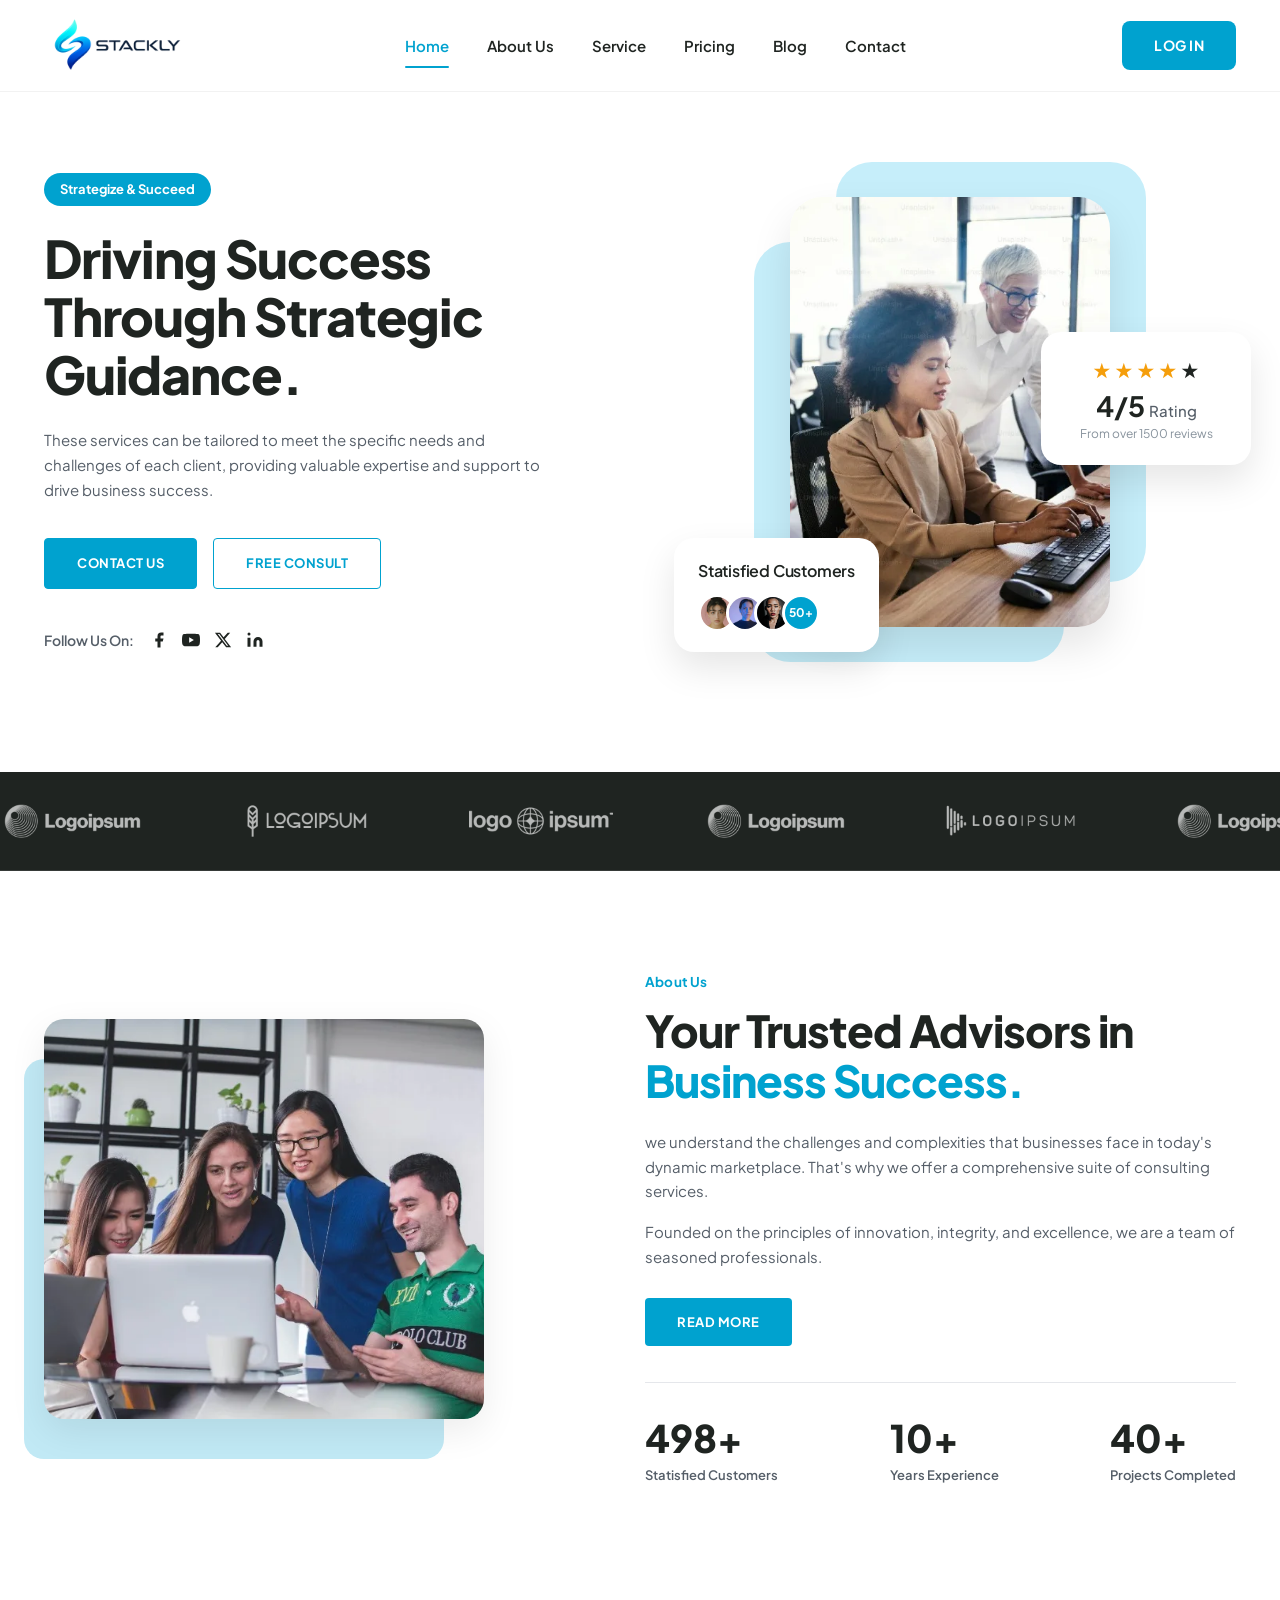
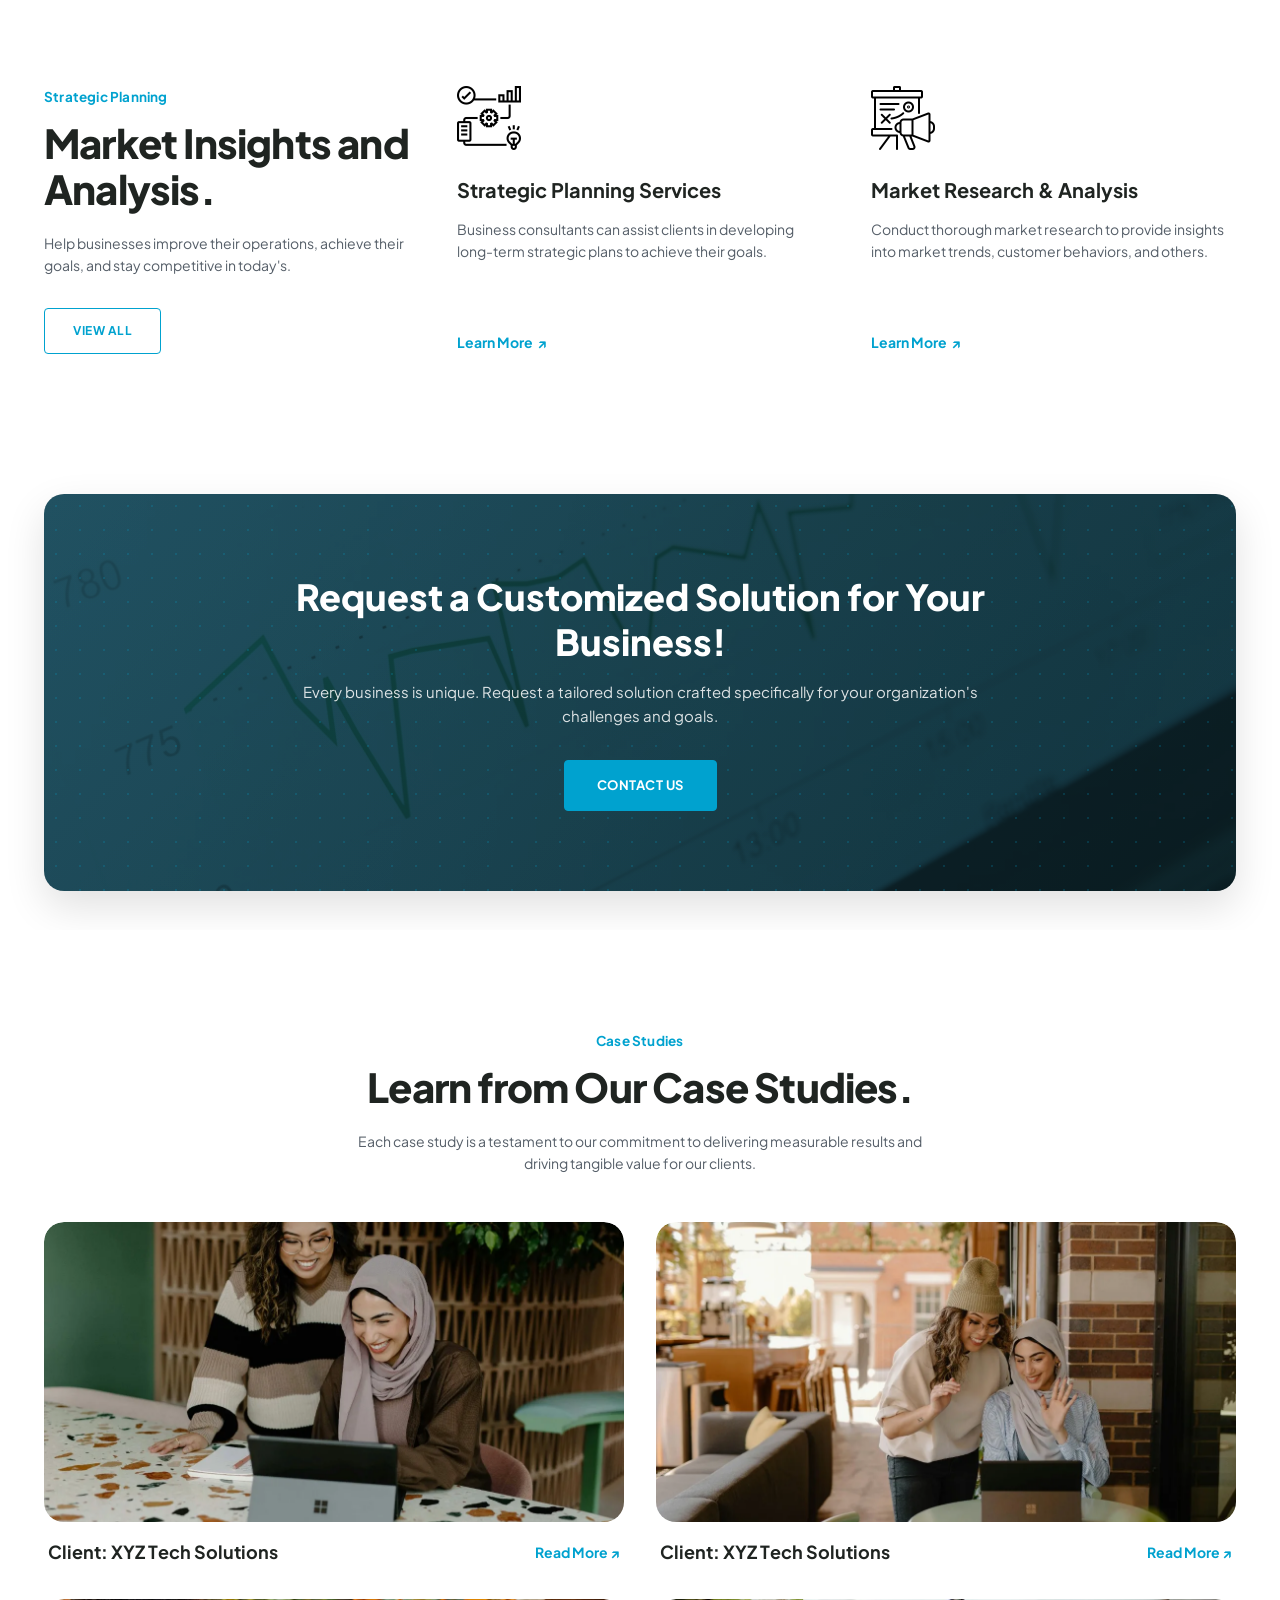
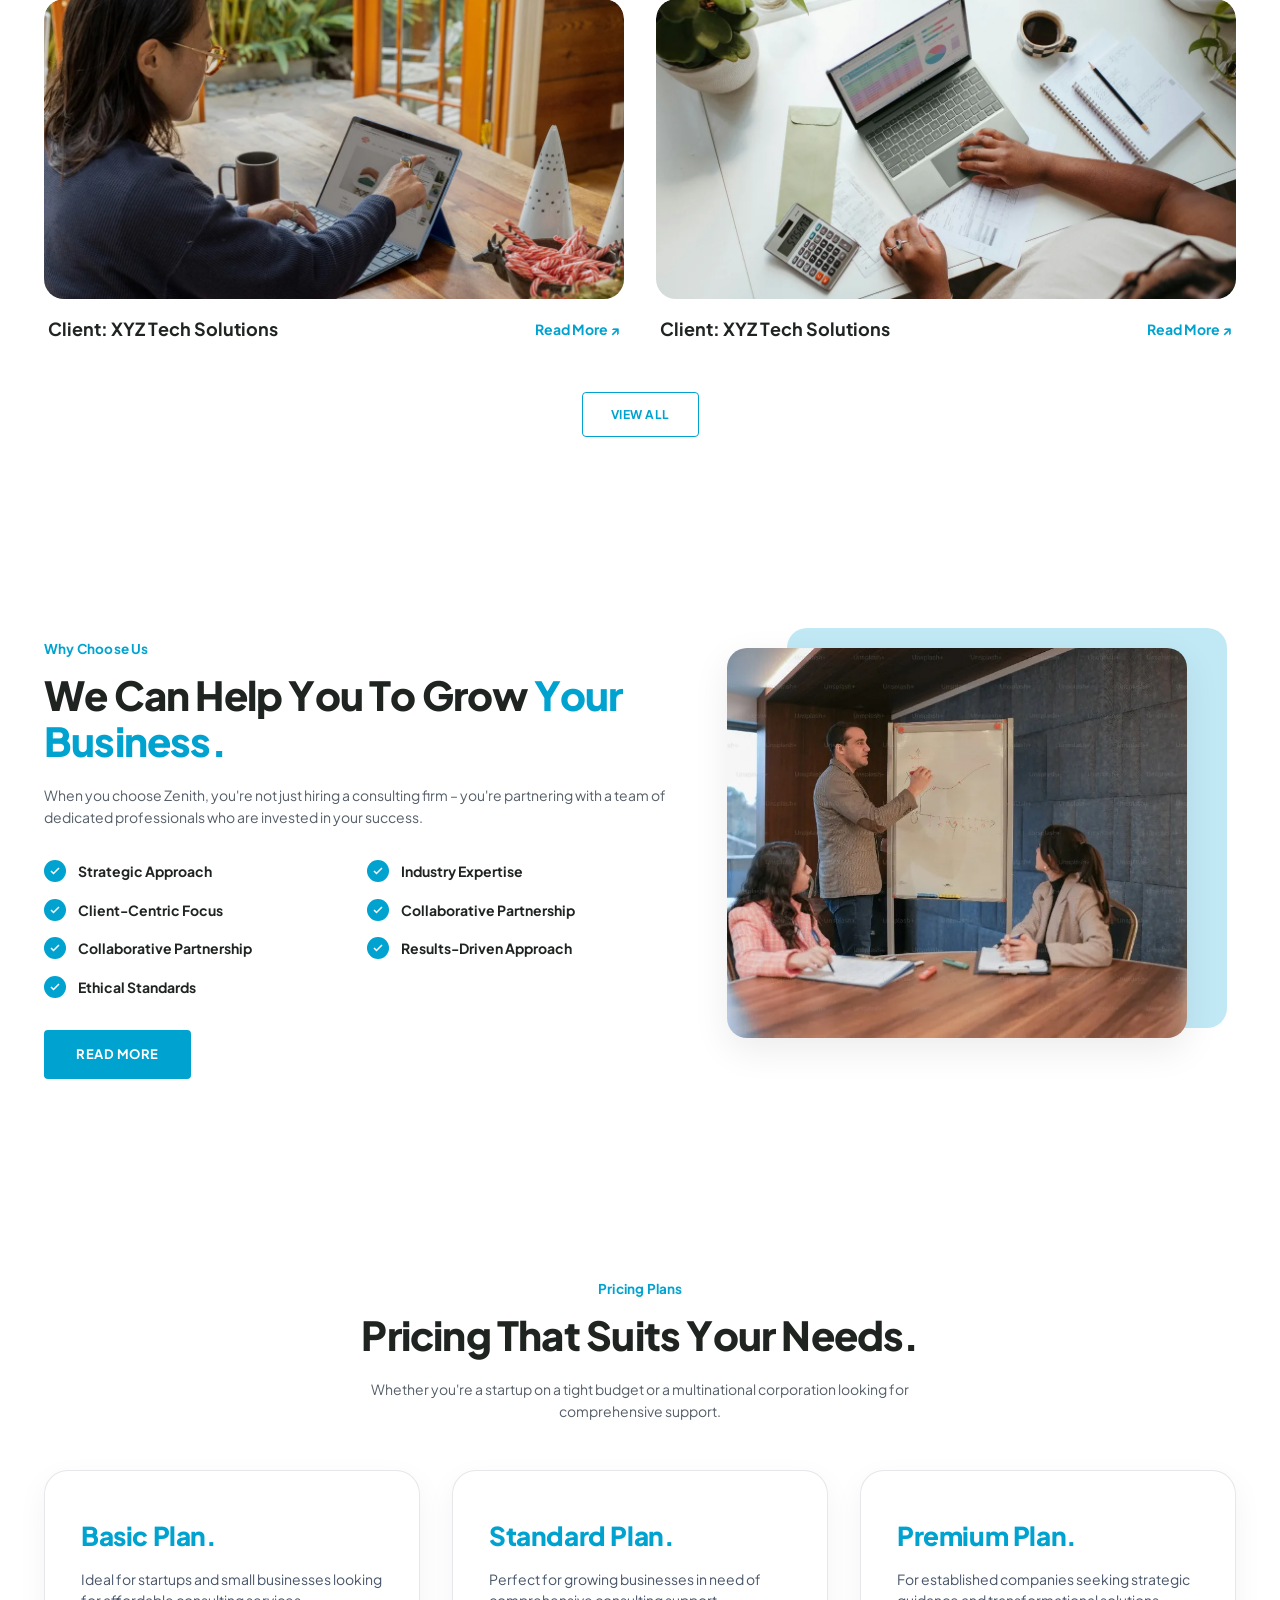
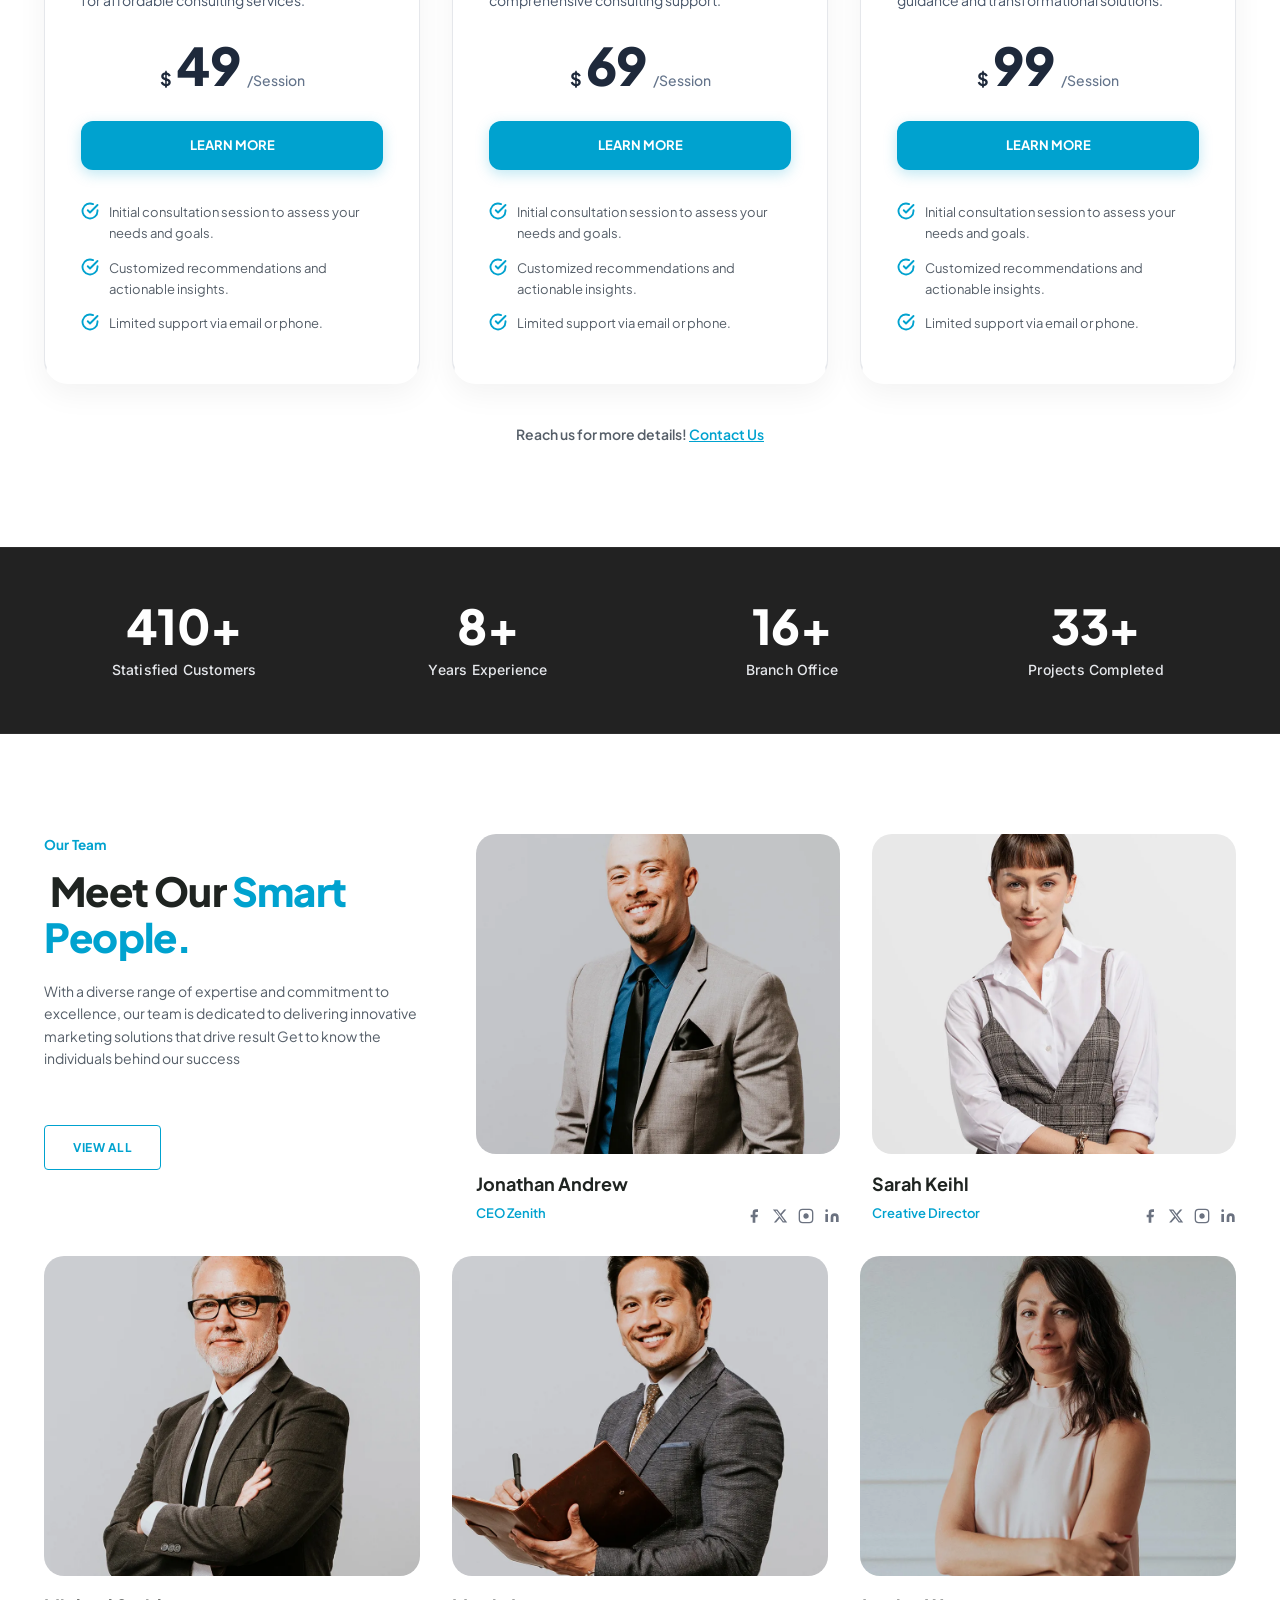
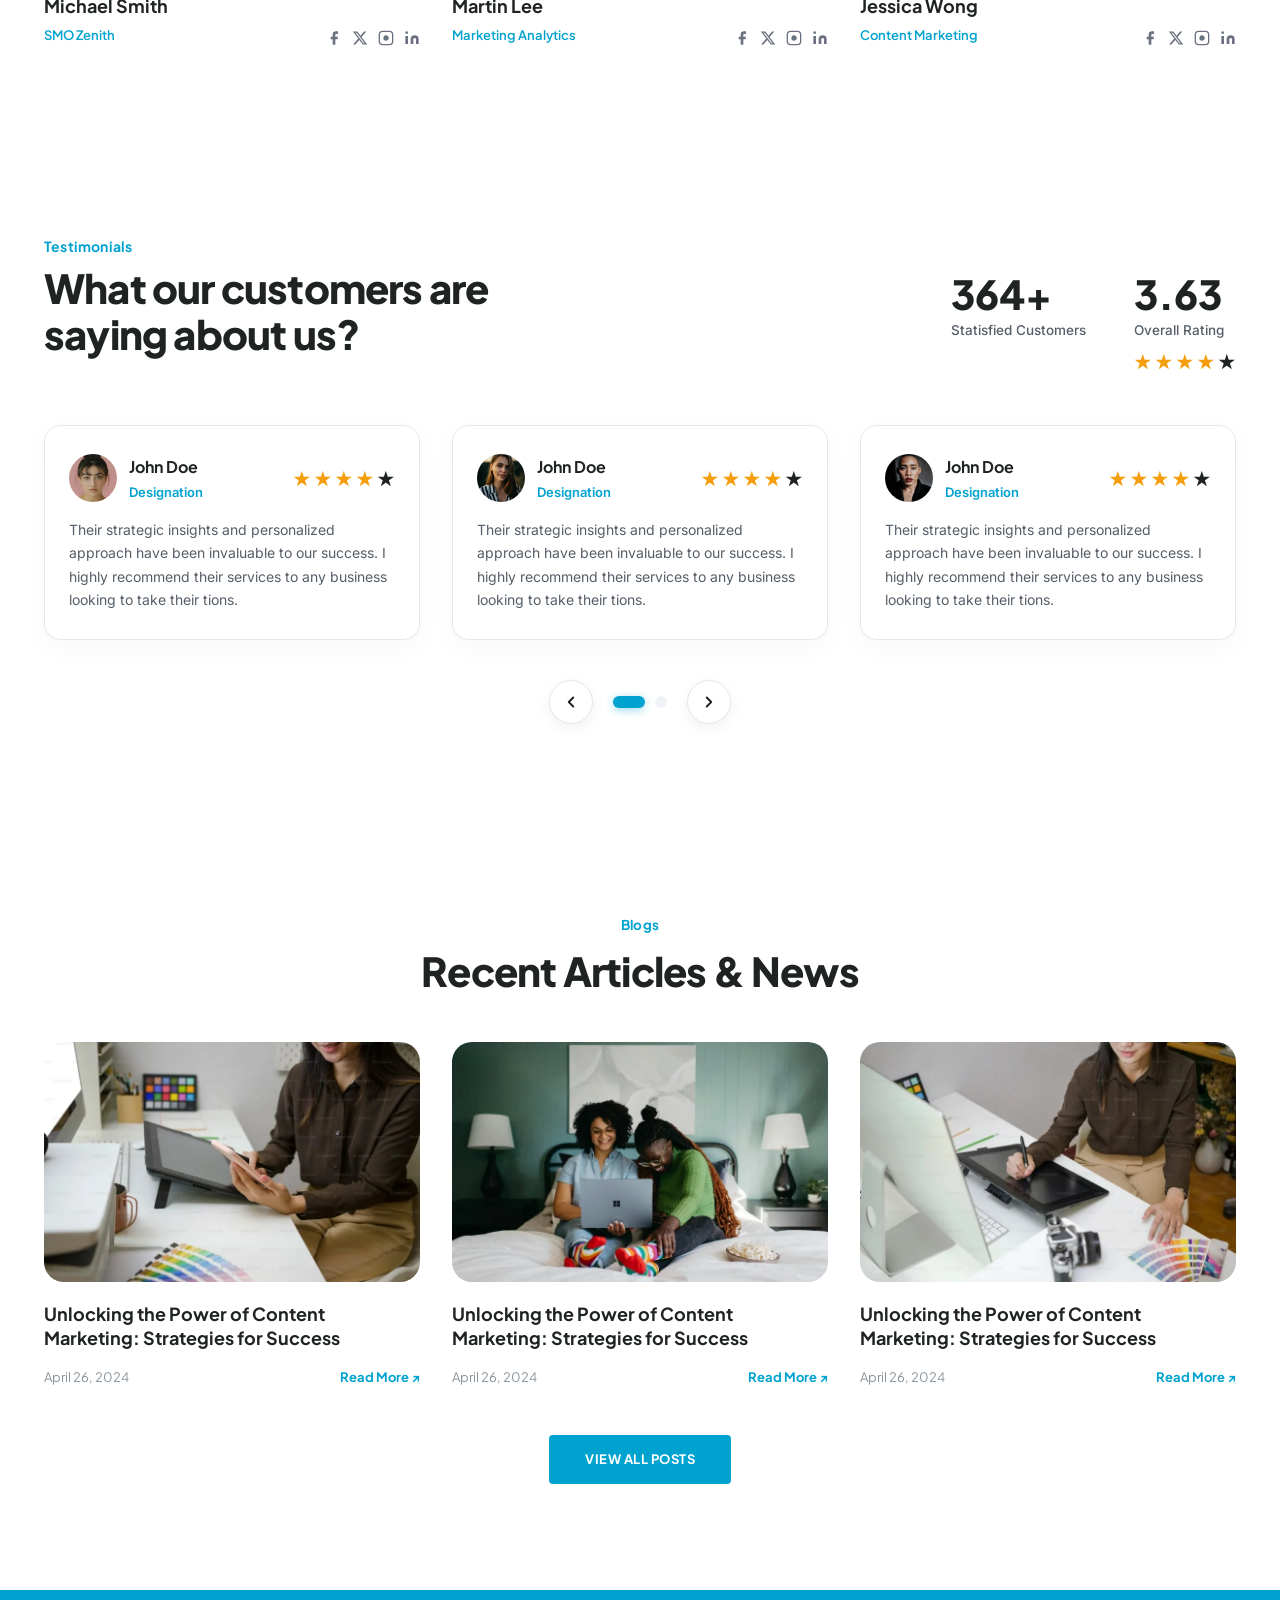
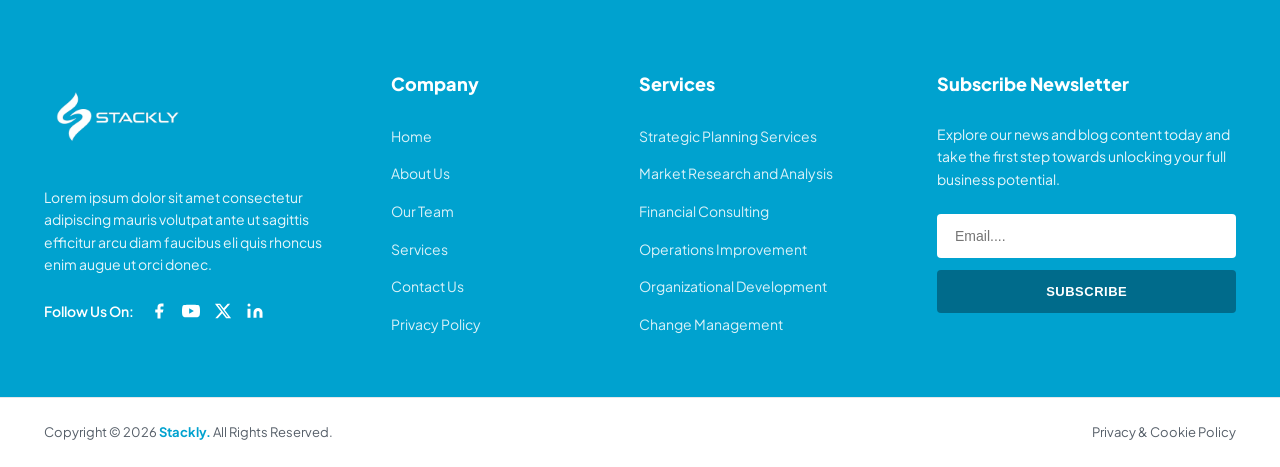
<file: index.html>
<!DOCTYPE html>
<html lang="en">
<head>
  <meta charset="UTF-8">
  <meta name="viewport" content="width=device-width, initial-scale=1.0">
  <title>Stackly - Strategic Business & Consulting</title>
  <!-- Google Fonts: Plus Jakarta Sans & Inter -->
  <link rel="preconnect" href="https://fonts.googleapis.com">
  <link rel="preconnect" href="https://fonts.gstatic.com" crossorigin>
  <link href="https://fonts.googleapis.com/css2?family=Plus+Jakarta+Sans:wght@400;500;600;700;800&family=Inter:wght@400;500;600;700&display=swap" rel="stylesheet">
  <link rel="stylesheet" href="style.css">
</head>
<body>
  <!-- Preloader -->
    <!-- Preloader Screen with Logo -->
  <div id="preloader">
    <div class="preloader-content">
      <img src="home.img/01-header-logo.webp" alt="Stackly Logo" class="preloader-logo">
      <div class="preloader-spinner"></div>
      <div class="preloader-bar-wrapper">
        <div class="preloader-bar"></div>
      </div>
    </div>
  </div>

  <!-- ================= 1. HEADER NAVBAR (PDF PAGE 15) ================= -->
  <header class="navbar">
    <div class="container navbar-container">
      <!-- Logo Image -->
      <a href="index.html" class="logo">
        <img src="home.img/01-header-logo.webp" alt="Stackly Logo" class="logo-img">
      </a>

      <!-- Mobile Hamburger Toggle -->
      <button class="hamburger" aria-label="Toggle Navigation">
        <span class="hamburger-bar"></span>
        <span class="hamburger-bar"></span>
        <span class="hamburger-bar"></span>
      </button>

      <!-- Navigation Menu -->
      <nav class="nav-menu">
        <a href="index.html" class="nav-link active">Home</a>
        <a href="about.html" class="nav-link">About Us</a>
        <a href="services.html" class="nav-link">Service</a>
        <a href="pricing.html" class="nav-link">Pricing</a>
        <a href="blog.html" class="nav-link">Blog</a>
        <a href="contact.html" class="nav-link">Contact</a>
        <a href="login.html" class="btn-login mobile-login-btn">LOG IN</a>
      </nav>

      <!-- Action Button -->
      <a href="login.html" class="btn-login desktop-login-btn">LOG IN</a>
    </div>
  </header>

  <!-- ================= 2. HERO SECTION (PDF PAGE 14) ================= -->
  <section class="hero-section">
    <div class="container hero-grid">
      
      <!-- Left Content -->
      <div class="hero-content">
        <span class="pill-badge">Strategize &amp; Succeed</span>
        <h1 class="hero-title">Driving Success Through Strategic Guidance.</h1>
        <p class="hero-subtitle">
          These services can be tailored to meet the specific needs and challenges of each client, providing valuable expertise and support to drive business success.
        </p>

        <div class="hero-cta-group">
          <a href="contact.html" class="btn-primary">CONTACT US</a>
          <a href="contact.html" class="btn-outline">FREE CONSULT</a>
        </div>

        <div class="social-follow">
          <span class="follow-label">Follow Us On:</span>
          <div class="social-icons">
            <a href="https://www.facebook.com" target="_blank" rel="noopener noreferrer" aria-label="Facebook">
              <svg viewBox="0 0 24 24" fill="currentColor"><path d="M18 2h-3a5 5 0 0 0-5 5v3H7v4h3v8h4v-8h3l1-4h-4V7a1 1 0 0 1 1-1h3z"/></svg>
            </a>
            <a href="https://www.youtube.com" target="_blank" rel="noopener noreferrer" aria-label="YouTube">
              <svg viewBox="0 0 24 24" fill="currentColor"><path d="M23.498 6.186a3.016 3.016 0 0 0-2.122-2.136C19.505 3.545 12 3.545 12 3.545s-7.505 0-9.377.505A3.017 3.017 0 0 0 .502 6.186C0 8.07 0 12 0 12s0 3.93.502 5.814a3.016 3.016 0 0 0 2.122 2.136c1.871.505 9.376.505 9.376.505s7.505 0 9.377-.505a3.015 3.015 0 0 0 2.122-2.136C24 15.93 24 12 24 12s0-3.93-.502-5.814zM9.545 15.568V8.432L15.818 12l-6.273 3.568z"/></svg>
            </a>
            <a href="https://x.com" target="_blank" rel="noopener noreferrer" aria-label="X">
              <svg viewBox="0 0 24 24" fill="currentColor"><path d="M18.244 2.25h3.308l-7.227 8.26 8.502 11.24H16.17l-5.214-6.817L4.99 21.75H1.68l7.73-8.835L1.254 2.25H8.08l4.713 6.231zm-1.161 17.52h1.833L7.084 4.126H5.117z"/></svg>
            </a>
            <a href="https://www.linkedin.com" target="_blank" rel="noopener noreferrer" aria-label="LinkedIn">
              <svg viewBox="0 0 24 24" fill="currentColor"><path d="M16 8a6 6 0 0 1 6 6v7h-4v-7a2 2 0 0 0-2-2 2 2 0 0 0-2 2v7h-4v-7a6 6 0 0 1 6-6z M2 9h4v12H2z M4 2a2 2 0 1 0 0 4 2 2 0 0 0 0-4z"/></svg>
            </a>
          </div>
        </div>
      </div>

      <!-- Right Visual -->
      <div class="hero-visual">
        <div class="visual-backdrop-bottom"></div>
        <div class="visual-backdrop-top"></div>
        <div class="visual-image-box">
          <img src="home.img/02-hero-main-banner.webp" alt="Business Guidance Presentation">
        </div>

        <!-- Floating Badge 1: Satisfied Customers -->
        <div class="floating-badge badge-customers">
          <span class="badge-title">Statisfied Customers</span>
          <div class="avatar-row">
            <img src="home.img/02-hero-customer-avatar-1.webp" alt="Customer 1" class="avatar">
            <img src="home.img/02-hero-customer-avatar-2.webp" alt="Customer 2" class="avatar">
            <img src="home.img/02-hero-customer-avatar-3.webp" alt="Customer 3" class="avatar">
            <div class="avatar-count">50+</div>
          </div>
        </div>

        <!-- Floating Badge 2: Rating -->
        <div class="floating-badge badge-rating">
          <div class="star-rating">
            <span class="star gold">★</span>
            <span class="star gold">★</span>
            <span class="star gold">★</span>
            <span class="star gold">★</span>
            <span class="star dark">★</span>
          </div>
          <div class="rating-value">
            <strong>4/5</strong> <span class="rating-label">Rating</span>
          </div>
          <div class="rating-sub">From over 1500 reviews</div>
        </div>

      </div>

    </div>
  </section>

  <!-- ================= 3. PARTNER LOGOS BANNER ================= -->
    <!-- ================= PARTNER LOGOS BANNER ================= -->
  <section class="partner-strip">
    <div class="partner-marquee">
      <div class="partner-track">
        <div class="partner-item"><img src="home.img/03-brand-logo-1.webp" alt="Logoipsum 1" class="partner-img"></div>
        <div class="partner-item"><img src="home.img/03-brand-logo-2.webp" alt="Logoipsum 2" class="partner-img"></div>
        <div class="partner-item"><img src="home.img/03-brand-logo-3.webp" alt="Logoipsum 3" class="partner-img"></div>
        <div class="partner-item"><img src="home.img/03-brand-logo-4.webp" alt="Logoipsum 4" class="partner-img"></div>
        <div class="partner-item"><img src="home.img/03-brand-logo-5.webp" alt="Logoipsum 5" class="partner-img"></div>
        <!-- Seamless duplicate loop -->
        <div class="partner-item"><img src="home.img/03-brand-logo-1.webp" alt="Logoipsum 1" class="partner-img"></div>
        <div class="partner-item"><img src="home.img/03-brand-logo-2.webp" alt="Logoipsum 2" class="partner-img"></div>
        <div class="partner-item"><img src="home.img/03-brand-logo-3.webp" alt="Logoipsum 3" class="partner-img"></div>
        <div class="partner-item"><img src="home.img/03-brand-logo-4.webp" alt="Logoipsum 4" class="partner-img"></div>
        <div class="partner-item"><img src="home.img/03-brand-logo-5.webp" alt="Logoipsum 5" class="partner-img"></div>
      </div>
    </div>
  </section>

  <!-- ================= 4. ABOUT US SECTION (PDF PAGE 12) ================= -->
  <section class="about-section">
    <div class="container about-grid">
      
      <!-- Left Visual -->
      <div class="about-visual">
        <div class="about-backdrop"></div>
        <div class="about-image-box">
          <img src="home.img/04-about-us-team.webp" alt="Team of Seasoned Professionals">
        </div>
      </div>

      <!-- Right Content -->
      <div class="about-content">
        <span class="section-tag">About Us</span>
        <h2 class="about-title">
          Your Trusted Advisors in <span class="highlight-cyan">Business Success.</span>
        </h2>
        
        <p class="about-text">
          we understand the challenges and complexities that businesses face in today's dynamic marketplace. That's why we offer a comprehensive suite of consulting services.
        </p>
        <p class="about-text">
          Founded on the principles of innovation, integrity, and excellence, we are a team of seasoned professionals.
        </p>

        <div class="about-cta">
          <a href="about.html" class="btn-read-more">READ MORE</a>
        </div>

        <div class="about-divider"></div>

        <!-- Metrics Stats Row -->
        <div class="stats-row">
          <div class="stat-item">
            <span class="stat-number">500+</span>
            <span class="stat-label">Statisfied Customers</span>
          </div>
          <div class="stat-item">
            <span class="stat-number">10+</span>
            <span class="stat-label">Years Experience</span>
          </div>
          <div class="stat-item">
            <span class="stat-number">40+</span>
            <span class="stat-label">Projects Completed</span>
          </div>
        </div>

      </div>

    </div>
  </section>

  <!-- ================= 5. MARKET INSIGHTS AND ANALYSIS SECTION (PDF PAGE 11) ================= -->
  <section class="services-section">
    <div class="container services-grid">
      
      <!-- Column 1: Main Title -->
      <div class="service-intro">
        <span class="section-tag">Strategic Planning</span>
        <h2 class="section-title">Market Insights and Analysis.</h2>
        <p class="section-desc">
          Help businesses improve their operations, achieve their goals, and stay competitive in today's.
        </p>
        <a href="services.html" class="btn-view-all">VIEW ALL</a>
      </div>

      <!-- Column 2: Card 1 -->
      <div class="service-item">
        <div class="service-icon">
          <img src="home.img/05-service-icon-strategic-planning.webp" alt="Strategic Planning Icon">
        </div>
        <h3 class="service-heading">Strategic Planning Services</h3>
        <p class="service-text">
          Business consultants can assist clients in developing long-term strategic plans to achieve their goals.
        </p>
        <a href="services.html" class="service-link">Learn More <span class="arrow">↗</span></a>
      </div>

      <!-- Column 3: Card 2 -->
      <div class="service-item">
        <div class="service-icon">
          <img src="home.img/05-service-icon-market-research.webp" alt="Market Research Icon">
        </div>
        <h3 class="service-heading">Market Research &amp; Analysis</h3>
        <p class="service-text">
          Conduct thorough market research to provide insights into market trends, customer behaviors, and others.
        </p>
        <a href="services.html" class="service-link">Learn More <span class="arrow">↗</span></a>
      </div>

    </div>
  </section>

  <!-- ================= 6. REQUEST A CUSTOMIZED SOLUTION CTA BANNER (PDF PAGE 10) ================= -->
  <section class="cta-banner-wrapper">
    <div class="container">
      <div class="cta-banner-section">
        <div class="cta-overlay-image" style="background-image: url('home.img/06-cta-bg-chart.webp');"></div>
        <div class="cta-overlay-pattern"></div>
        <div class="cta-container">
          <h2 class="cta-heading">Request a Customized Solution for Your Business!</h2>
          <p class="cta-subtitle">
            Every business is unique. Request a tailored solution crafted specifically for your organization's challenges and goals.
          </p>
          <a href="contact.html" class="btn-primary">CONTACT US</a>
        </div>
      </div>
    </div>
  </section>

  <!-- ================= 7. CASE STUDIES SECTION (PDF PAGE 9) ================= -->
  <section class="case-studies-section">
    <div class="container">
      <div class="section-header text-center">
        <span class="section-tag center-tag">Case Studies</span>
        <h2 class="section-title">Learn from Our Case Studies.</h2>
        <p class="section-desc center-desc">
          Each case study is a testament to our commitment to delivering measurable results and driving tangible value for our clients.
        </p>
      </div>

      <div class="case-studies-grid">
        <!-- Card 1 -->
        <div class="case-card">
          <div class="case-image-box">
            <img src="home.img/07-case-study-1.webp" alt="Case Study 1">
            <span class="date-badge">April 01, 2024</span>
          </div>
          <div class="case-footer">
            <h3 class="case-client">Client: XYZ Tech Solutions</h3>
            <a href="services.html" class="case-link">Read More ↗</a>
          </div>
        </div>

        <!-- Card 2 -->
        <div class="case-card">
          <div class="case-image-box">
            <img src="home.img/07-case-study-2.webp" alt="Case Study 2">
            <span class="date-badge">April 01, 2024</span>
          </div>
          <div class="case-footer">
            <h3 class="case-client">Client: XYZ Tech Solutions</h3>
            <a href="services.html" class="case-link">Read More ↗</a>
          </div>
        </div>

        <!-- Card 3 -->
        <div class="case-card">
          <div class="case-image-box">
            <img src="home.img/07-case-study-3.webp" alt="Case Study 3">
            <span class="date-badge">April 01, 2024</span>
          </div>
          <div class="case-footer">
            <h3 class="case-client">Client: XYZ Tech Solutions</h3>
            <a href="services.html" class="case-link">Read More ↗</a>
          </div>
        </div>

        <!-- Card 4 -->
        <div class="case-card">
          <div class="case-image-box">
            <img src="home.img/07-case-study-4.webp" alt="Case Study 4">
            <span class="date-badge">April 01, 2024</span>
          </div>
          <div class="case-footer">
            <h3 class="case-client">Client: XYZ Tech Solutions</h3>
            <a href="services.html" class="case-link">Read More ↗</a>
          </div>
        </div>
      </div>

      <div class="text-center mt-48">
        <a href="services.html" class="btn-view-all">VIEW ALL</a>
      </div>

    </div>
  </section>

  <!-- ================= 8. WHY CHOOSE US SECTION (PDF PAGE 8) ================= -->
  <section class="why-choose-section">
    <div class="container why-choose-grid">
      
      <!-- Left Content -->
      <div class="why-choose-content">
        <span class="section-tag">Why Choose Us</span>
        <h2 class="section-title">We Can Help You To Grow <span class="highlight-cyan">Your Business.</span></h2>
        <p class="section-desc">
          When you choose Zenith, you're not just hiring a consulting firm – you're partnering with a team of dedicated professionals who are invested in your success.
        </p>

        <div class="benefits-grid">
          <div class="benefit-item">
            <div class="check-circle"><svg viewBox="0 0 24 24" fill="none" stroke="white" stroke-width="3"><polyline points="20 6 9 17 4 12"/></svg></div>
            <span>Strategic Approach</span>
          </div>
          <div class="benefit-item">
            <div class="check-circle"><svg viewBox="0 0 24 24" fill="none" stroke="white" stroke-width="3"><polyline points="20 6 9 17 4 12"/></svg></div>
            <span>Industry Expertise</span>
          </div>
          <div class="benefit-item">
            <div class="check-circle"><svg viewBox="0 0 24 24" fill="none" stroke="white" stroke-width="3"><polyline points="20 6 9 17 4 12"/></svg></div>
            <span>Client-Centric Focus</span>
          </div>
          <div class="benefit-item">
            <div class="check-circle"><svg viewBox="0 0 24 24" fill="none" stroke="white" stroke-width="3"><polyline points="20 6 9 17 4 12"/></svg></div>
            <span>Collaborative Partnership</span>
          </div>
          <div class="benefit-item">
            <div class="check-circle"><svg viewBox="0 0 24 24" fill="none" stroke="white" stroke-width="3"><polyline points="20 6 9 17 4 12"/></svg></div>
            <span>Collaborative Partnership</span>
          </div>
          <div class="benefit-item">
            <div class="check-circle"><svg viewBox="0 0 24 24" fill="none" stroke="white" stroke-width="3"><polyline points="20 6 9 17 4 12"/></svg></div>
            <span>Results-Driven Approach</span>
          </div>
          <div class="benefit-item">
            <div class="check-circle"><svg viewBox="0 0 24 24" fill="none" stroke="white" stroke-width="3"><polyline points="20 6 9 17 4 12"/></svg></div>
            <span>Ethical Standards</span>
          </div>
        </div>

        <div class="why-choose-cta">
          <a href="about.html" class="btn-read-more">READ MORE</a>
        </div>
      </div>

      <!-- Right Visual -->
      <div class="why-choose-visual">
        <div class="why-backdrop"></div>
        <div class="why-image-box">
          <img src="home.img/08-why-choose-us-presentation.webp" alt="Consultant Presenting Strategy">
        </div>
      </div>

    </div>
  </section>

  <!-- ================= 9. PRICING PLANS SECTION (PDF PAGE 7) ================= -->
  <section class="pricing-section">
    <div class="container">
      <div class="section-header text-center">
        <span class="section-tag center-tag">Pricing Plans</span>
        <h2 class="section-title">Pricing That Suits Your Needs.</h2>
        <p class="section-desc center-desc">
          Whether you're a startup on a tight budget or a multinational corporation looking for comprehensive support.
        </p>
      </div>

      <div class="pricing-grid">
        <!-- Basic Plan -->
        <div class="pricing-card">
          <h3 class="plan-title">Basic Plan.</h3>
          <p class="plan-subtitle">Ideal for startups and small businesses looking for affordable consulting services.</p>
          <div class="price-val">
            <span class="dollar">$</span><span class="amount">49</span><span class="per">/Session</span>
          </div>
          <a href="contact.html" class="btn-plan-outline">LEARN MORE</a>
          <ul class="plan-features">
            <li><div class="check-icon-sm"><svg viewBox="0 0 24 24" fill="none" stroke="#00A2CF" stroke-width="2.5" stroke-linecap="round" stroke-linejoin="round"><path d="M22 11.08V12a10 10 0 1 1-5.93-9.14"/><polyline points="22 4 12 14.01 9 11.01"/></svg></div> Initial consultation session to assess your needs and goals.</li>
            <li><div class="check-icon-sm"><svg viewBox="0 0 24 24" fill="none" stroke="#00A2CF" stroke-width="2.5" stroke-linecap="round" stroke-linejoin="round"><path d="M22 11.08V12a10 10 0 1 1-5.93-9.14"/><polyline points="22 4 12 14.01 9 11.01"/></svg></div> Customized recommendations and actionable insights.</li>
            <li><div class="check-icon-sm"><svg viewBox="0 0 24 24" fill="none" stroke="#00A2CF" stroke-width="2.5" stroke-linecap="round" stroke-linejoin="round"><path d="M22 11.08V12a10 10 0 1 1-5.93-9.14"/><polyline points="22 4 12 14.01 9 11.01"/></svg></div> Limited support via email or phone.</li>
          </ul>
        </div>

        <!-- Standard Plan -->
        <div class="pricing-card">
          <h3 class="plan-title">Standard Plan.</h3>
          <p class="plan-subtitle">Perfect for growing businesses in need of comprehensive consulting support.</p>
          <div class="price-val">
            <span class="dollar">$</span><span class="amount">69</span><span class="per">/Session</span>
          </div>
          <a href="contact.html" class="btn-plan-outline">LEARN MORE</a>
          <ul class="plan-features">
            <li><div class="check-icon-sm"><svg viewBox="0 0 24 24" fill="none" stroke="#00A2CF" stroke-width="2.5" stroke-linecap="round" stroke-linejoin="round"><path d="M22 11.08V12a10 10 0 1 1-5.93-9.14"/><polyline points="22 4 12 14.01 9 11.01"/></svg></div> Initial consultation session to assess your needs and goals.</li>
            <li><div class="check-icon-sm"><svg viewBox="0 0 24 24" fill="none" stroke="#00A2CF" stroke-width="2.5" stroke-linecap="round" stroke-linejoin="round"><path d="M22 11.08V12a10 10 0 1 1-5.93-9.14"/><polyline points="22 4 12 14.01 9 11.01"/></svg></div> Customized recommendations and actionable insights.</li>
            <li><div class="check-icon-sm"><svg viewBox="0 0 24 24" fill="none" stroke="#00A2CF" stroke-width="2.5" stroke-linecap="round" stroke-linejoin="round"><path d="M22 11.08V12a10 10 0 1 1-5.93-9.14"/><polyline points="22 4 12 14.01 9 11.01"/></svg></div> Limited support via email or phone.</li>
          </ul>
        </div>

        <!-- Premium Plan -->
        <div class="pricing-card">
          <h3 class="plan-title">Premium Plan.</h3>
          <p class="plan-subtitle">For established companies seeking strategic guidance and transformational solutions.</p>
          <div class="price-val">
            <span class="dollar">$</span><span class="amount">99</span><span class="per">/Session</span>
          </div>
          <a href="contact.html" class="btn-plan-outline">LEARN MORE</a>
          <ul class="plan-features">
            <li><div class="check-icon-sm"><svg viewBox="0 0 24 24" fill="none" stroke="#00A2CF" stroke-width="2.5" stroke-linecap="round" stroke-linejoin="round"><path d="M22 11.08V12a10 10 0 1 1-5.93-9.14"/><polyline points="22 4 12 14.01 9 11.01"/></svg></div> Initial consultation session to assess your needs and goals.</li>
            <li><div class="check-icon-sm"><svg viewBox="0 0 24 24" fill="none" stroke="#00A2CF" stroke-width="2.5" stroke-linecap="round" stroke-linejoin="round"><path d="M22 11.08V12a10 10 0 1 1-5.93-9.14"/><polyline points="22 4 12 14.01 9 11.01"/></svg></div> Customized recommendations and actionable insights.</li>
            <li><div class="check-icon-sm"><svg viewBox="0 0 24 24" fill="none" stroke="#00A2CF" stroke-width="2.5" stroke-linecap="round" stroke-linejoin="round"><path d="M22 11.08V12a10 10 0 1 1-5.93-9.14"/><polyline points="22 4 12 14.01 9 11.01"/></svg></div> Limited support via email or phone.</li>
          </ul>
        </div>
      </div>

      <div class="text-center mt-36">
        <span class="reach-out">Reach us for more details! <a href="contact.html" class="cyan-link">Contact Us</a></span>
      </div>

    </div>
  </section>

  <!-- ================= 10. DARK STATS BANNER (PDF PAGE 6) ================= -->
  <section class="dark-stats-strip">
    <div class="container dark-stats-grid">
      <div class="dark-stat-box">
        <span class="dark-stat-num">500+</span>
        <span class="dark-stat-desc">Statisfied Customers</span>
      </div>
      <div class="dark-stat-box">
        <span class="dark-stat-num">10+</span>
        <span class="dark-stat-desc">Years Experience</span>
      </div>
      <div class="dark-stat-box">
        <span class="dark-stat-num">20+</span>
        <span class="dark-stat-desc">Branch Office</span>
      </div>
      <div class="dark-stat-box">
        <span class="dark-stat-num">40+</span>
        <span class="dark-stat-desc">Projects Completed</span>
      </div>
    </div>
  </section>

  <!-- ================= 11. MEET OUR TEAM SECTION (PDF PAGE 5) ================= -->
  <section class="team-section">
    <div class="container team-layout">
      
      <!-- Top Row Layout: Left Header + Right 2 Cards -->
      <div class="team-top-row">
        
        <!-- Team Intro Column -->
        <div class="team-intro">
          <span class="section-tag">Our Team</span>
          <h2 class="section-title">
            Meet Our <span class="highlight-cyan">Smart People.</span>
          </h2>
          <p class="section-desc">
            With a diverse range of expertise and commitment to excellence, our team is dedicated to delivering innovative marketing solutions that drive result Get to know the individuals behind our success
          </p>
          <a href="about.html" class="btn-view-all mt-24">VIEW ALL</a>
        </div>

        <!-- Member 1: Jonathan Andrew -->
        <div class="team-card">
          <div class="team-image-box">
            <img src="home.img/11-team-jonathan-andrew.webp" alt="Jonathan Andrew">
          </div>
          <div class="team-info">
            <div class="team-text">
              <h3 class="team-name">Jonathan Andrew</h3>
              <span class="team-role">CEO Zenith</span>
            </div>
            <div class="team-socials">
              <a href="https://www.facebook.com" target="_blank" rel="noopener noreferrer" aria-label="Facebook"><svg viewBox="0 0 24 24" fill="currentColor"><path d="M18 2h-3a5 5 0 0 0-5 5v3H7v4h3v8h4v-8h3l1-4h-4V7a1 1 0 0 1 1-1h3z"/></svg></a>
              <a href="https://x.com" target="_blank" rel="noopener noreferrer" aria-label="X"><svg viewBox="0 0 24 24" fill="currentColor"><path d="M18.244 2.25h3.308l-7.227 8.26 8.502 11.24H16.17l-4.714-6.231-5.401 6.231H2.747l7.73-8.835L1.254 2.25H8.08l4.713 6.231zm-1.161 17.52h1.833L7.084 4.126H5.117z"/></svg></a>
              <a href="https://www.instagram.com" target="_blank" rel="noopener noreferrer" aria-label="Instagram"><svg viewBox="0 0 24 24" fill="currentColor"><rect x="2" y="2" width="20" height="20" rx="5" fill="none" stroke="currentColor" stroke-width="2"/><path d="M16 11.37A4 4 0 1 1 12.63 8 4 4 0 0 1 16 11.37z"/><line x1="17.5" y1="6.5" x2="17.51" y2="6.5" stroke="currentColor" stroke-width="2"/></svg></a>
              <a href="https://www.linkedin.com" target="_blank" rel="noopener noreferrer" aria-label="LinkedIn"><svg viewBox="0 0 24 24" fill="currentColor"><path d="M16 8a6 6 0 0 1 6 6v7h-4v-7a2 2 0 0 0-2-2 2 2 0 0 0-2 2v7h-4v-7a6 6 0 0 1 6-6z M2 9h4v12H2z M4 2a2 2 0 1 0 0 4 2 2 0 0 0 0-4z"/></svg></a>
            </div>
          </div>
        </div>

        <!-- Member 2: Sarah Keihl -->
        <div class="team-card">
          <div class="team-image-box">
            <img src="home.img/11-team-sarah-keihl.webp" alt="Sarah Keihl">
          </div>
          <div class="team-info">
            <div class="team-text">
              <h3 class="team-name">Sarah Keihl</h3>
              <span class="team-role">Creative Director</span>
            </div>
            <div class="team-socials">
              <a href="https://www.facebook.com" target="_blank" rel="noopener noreferrer" aria-label="Facebook"><svg viewBox="0 0 24 24" fill="currentColor"><path d="M18 2h-3a5 5 0 0 0-5 5v3H7v4h3v8h4v-8h3l1-4h-4V7a1 1 0 0 1 1-1h3z"/></svg></a>
              <a href="https://x.com" target="_blank" rel="noopener noreferrer" aria-label="X"><svg viewBox="0 0 24 24" fill="currentColor"><path d="M18.244 2.25h3.308l-7.227 8.26 8.502 11.24H16.17l-5.214-6.817L4.99 21.75H1.68l7.73-8.835L1.254 2.25H8.08l4.713 6.231zm-1.161 17.52h1.833L7.084 4.126H5.117z"/></svg></a>
              <a href="https://www.instagram.com" target="_blank" rel="noopener noreferrer" aria-label="Instagram"><svg viewBox="0 0 24 24" fill="currentColor"><rect x="2" y="2" width="20" height="20" rx="5" fill="none" stroke="currentColor" stroke-width="2"/><path d="M16 11.37A4 4 0 1 1 12.63 8 4 4 0 0 1 16 11.37z"/><line x1="17.5" y1="6.5" x2="17.51" y2="6.5" stroke="currentColor" stroke-width="2"/></svg></a>
              <a href="https://www.linkedin.com" target="_blank" rel="noopener noreferrer" aria-label="LinkedIn"><svg viewBox="0 0 24 24" fill="currentColor"><path d="M16 8a6 6 0 0 1 6 6v7h-4v-7a2 2 0 0 0-2-2 2 2 0 0 0-2 2v7h-4v-7a6 6 0 0 1 6-6z M2 9h4v12H2z M4 2a2 2 0 1 0 0 4 2 2 0 0 0 0-4z"/></svg></a>
            </div>
          </div>
        </div>

      </div>

      <!-- Bottom Row Layout: 3 Cards -->
      <div class="team-bottom-row">
        
        <!-- Member 3: Michael Smith -->
        <div class="team-card">
          <div class="team-image-box">
            <img src="home.img/11-team-michael-smith.webp" alt="Michael Smith">
          </div>
          <div class="team-info">
            <div class="team-text">
              <h3 class="team-name">Michael Smith</h3>
              <span class="team-role">SMO Zenith</span>
            </div>
            <div class="team-socials">
              <a href="https://www.facebook.com" target="_blank" rel="noopener noreferrer" aria-label="Facebook"><svg viewBox="0 0 24 24" fill="currentColor"><path d="M18 2h-3a5 5 0 0 0-5 5v3H7v4h3v8h4v-8h3l1-4h-4V7a1 1 0 0 1 1-1h3z"/></svg></a>
              <a href="https://x.com" target="_blank" rel="noopener noreferrer" aria-label="X"><svg viewBox="0 0 24 24" fill="currentColor"><path d="M18.244 2.25h3.308l-7.227 8.26 8.502 11.24H16.17l-5.214-6.817L4.99 21.75H1.68l7.73-8.835L1.254 2.25H8.08l4.713 6.231zm-1.161 17.52h1.833L7.084 4.126H5.117z"/></svg></a>
              <a href="https://www.instagram.com" target="_blank" rel="noopener noreferrer" aria-label="Instagram"><svg viewBox="0 0 24 24" fill="currentColor"><rect x="2" y="2" width="20" height="20" rx="5" fill="none" stroke="currentColor" stroke-width="2"/><path d="M16 11.37A4 4 0 1 1 12.63 8 4 4 0 0 1 16 11.37z"/><line x1="17.5" y1="6.5" x2="17.51" y2="6.5" stroke="currentColor" stroke-width="2"/></svg></a>
              <a href="https://www.linkedin.com" target="_blank" rel="noopener noreferrer" aria-label="LinkedIn"><svg viewBox="0 0 24 24" fill="currentColor"><path d="M16 8a6 6 0 0 1 6 6v7h-4v-7a2 2 0 0 0-2-2 2 2 0 0 0-2 2v7h-4v-7a6 6 0 0 1 6-6z M2 9h4v12H2z M4 2a2 2 0 1 0 0 4 2 2 0 0 0 0-4z"/></svg></a>
            </div>
          </div>
        </div>

        <!-- Member 4: Martin Lee -->
        <div class="team-card">
          <div class="team-image-box">
            <img src="home.img/11-team-martin-lee.webp" alt="Martin Lee">
          </div>
          <div class="team-info">
            <div class="team-text">
              <h3 class="team-name">Martin Lee</h3>
              <span class="team-role">Marketing Analytics</span>
            </div>
            <div class="team-socials">
              <a href="https://www.facebook.com" target="_blank" rel="noopener noreferrer" aria-label="Facebook"><svg viewBox="0 0 24 24" fill="currentColor"><path d="M18 2h-3a5 5 0 0 0-5 5v3H7v4h3v8h4v-8h3l1-4h-4V7a1 1 0 0 1 1-1h3z"/></svg></a>
              <a href="https://x.com" target="_blank" rel="noopener noreferrer" aria-label="X"><svg viewBox="0 0 24 24" fill="currentColor"><path d="M18.244 2.25h3.308l-7.227 8.26 8.502 11.24H16.17l-5.214-6.817L4.99 21.75H1.68l7.73-8.835L1.254 2.25H8.08l4.713 6.231zm-1.161 17.52h1.833L7.084 4.126H5.117z"/></svg></a>
              <a href="https://www.instagram.com" target="_blank" rel="noopener noreferrer" aria-label="Instagram"><svg viewBox="0 0 24 24" fill="currentColor"><rect x="2" y="2" width="20" height="20" rx="5" fill="none" stroke="currentColor" stroke-width="2"/><path d="M16 11.37A4 4 0 1 1 12.63 8 4 4 0 0 1 16 11.37z"/><line x1="17.5" y1="6.5" x2="17.51" y2="6.5" stroke="currentColor" stroke-width="2"/></svg></a>
              <a href="https://www.linkedin.com" target="_blank" rel="noopener noreferrer" aria-label="LinkedIn"><svg viewBox="0 0 24 24" fill="currentColor"><path d="M16 8a6 6 0 0 1 6 6v7h-4v-7a2 2 0 0 0-2-2 2 2 0 0 0-2 2v7h-4v-7a6 6 0 0 1 6-6z M2 9h4v12H2z M4 2a2 2 0 1 0 0 4 2 2 0 0 0 0-4z"/></svg></a>
            </div>
          </div>
        </div>

        <!-- Member 5: Jessica Wong -->
        <div class="team-card">
          <div class="team-image-box">
            <img src="home.img/11-team-jessica-wong.webp" alt="Jessica Wong">
          </div>
          <div class="team-info">
            <div class="team-text">
              <h3 class="team-name">Jessica Wong</h3>
              <span class="team-role">Content Marketing</span>
            </div>
            <div class="team-socials">
              <a href="https://www.facebook.com" target="_blank" rel="noopener noreferrer" aria-label="Facebook"><svg viewBox="0 0 24 24" fill="currentColor"><path d="M18 2h-3a5 5 0 0 0-5 5v3H7v4h3v8h4v-8h3l1-4h-4V7a1 1 0 0 1 1-1h3z"/></svg></a>
              <a href="https://x.com" target="_blank" rel="noopener noreferrer" aria-label="X"><svg viewBox="0 0 24 24" fill="currentColor"><path d="M18.244 2.25h3.308l-7.227 8.26 8.502 11.24H16.17l-5.214-6.817L4.99 21.75H1.68l7.73-8.835L1.254 2.25H8.08l4.713 6.231zm-1.161 17.52h1.833L7.084 4.126H5.117z"/></svg></a>
              <a href="https://www.instagram.com" target="_blank" rel="noopener noreferrer" aria-label="Instagram"><svg viewBox="0 0 24 24" fill="currentColor"><rect x="2" y="2" width="20" height="20" rx="5" fill="none" stroke="currentColor" stroke-width="2"/><path d="M16 11.37A4 4 0 1 1 12.63 8 4 4 0 0 1 16 11.37z"/><line x1="17.5" y1="6.5" x2="17.51" y2="6.5" stroke="currentColor" stroke-width="2"/></svg></a>
              <a href="https://www.linkedin.com" target="_blank" rel="noopener noreferrer" aria-label="LinkedIn"><svg viewBox="0 0 24 24" fill="currentColor"><path d="M16 8a6 6 0 0 1 6 6v7h-4v-7a2 2 0 0 0-2-2 2 2 0 0 0-2 2v7h-4v-7a6 6 0 0 1 6-6z M2 9h4v12H2z M4 2a2 2 0 1 0 0 4 2 2 0 0 0 0-4z"/></svg></a>
            </div>
          </div>
        </div>

      </div>

    </div>
  </section>

  <!-- ================= 12. TESTIMONIALS SECTION (PDF PAGE 4) ================= -->
  <section class="testimonials-section">
    <div class="container">
      <div class="testimonials-header">
        <div class="testimonials-title-box">
          <span class="section-tag">Testimonials</span>
          <h2 class="section-title">What our customers are saying about us?</h2>
        </div>
        <div class="testimonials-stats-box">
          <div class="testi-stat-item">
            <span class="testi-num">500+</span>
            <span class="testi-lbl">Statisfied Customers</span>
          </div>
          <div class="testi-stat-item">
            <span class="testi-num">4.99</span>
            <span class="testi-lbl">Overall Rating</span>
            <div class="star-row">
              <span class="star gold">★</span>
              <span class="star gold">★</span>
              <span class="star gold">★</span>
              <span class="star gold">★</span>
              <span class="star dark">★</span>
            </div>
          </div>
        </div>
      </div>

      <!-- Testimonials Grid (6 Cards total across 2 pages) -->
      <div class="testimonials-grid">
        <!-- Card 1 -->
        <div class="testimonial-card">
          <div class="testi-user-header">
            <div class="user-meta">
              <img src="home.img/02-hero-customer-avatar-1.webp" alt="John Doe" class="user-avatar">
              <div class="user-details">
                <h3 class="user-name">John Doe</h3>
                <span class="user-role">Designation</span>
              </div>
            </div>
            <div class="card-stars">
              <span class="star gold">★</span>
              <span class="star gold">★</span>
              <span class="star gold">★</span>
              <span class="star gold">★</span>
              <span class="star dark">★</span>
            </div>
          </div>
          <p class="testimonial-text">
            Their strategic insights and personalized approach have been invaluable to our success. I highly recommend their services to any business looking to take their tions.
          </p>
        </div>

        <!-- Card 2 -->
        <div class="testimonial-card">
          <div class="testi-user-header">
            <div class="user-meta">
              <img src="home.img/12-testimonial-user-2.webp" alt="John Doe" class="user-avatar">
              <div class="user-details">
                <h3 class="user-name">John Doe</h3>
                <span class="user-role">Designation</span>
              </div>
            </div>
            <div class="card-stars">
              <span class="star gold">★</span>
              <span class="star gold">★</span>
              <span class="star gold">★</span>
              <span class="star gold">★</span>
              <span class="star dark">★</span>
            </div>
          </div>
          <p class="testimonial-text">
            Their strategic insights and personalized approach have been invaluable to our success. I highly recommend their services to any business looking to take their tions.
          </p>
        </div>

        <!-- Card 3 -->
        <div class="testimonial-card">
          <div class="testi-user-header">
            <div class="user-meta">
              <img src="home.img/02-hero-customer-avatar-3.webp" alt="John Doe" class="user-avatar">
              <div class="user-details">
                <h3 class="user-name">John Doe</h3>
                <span class="user-role">Designation</span>
              </div>
            </div>
            <div class="card-stars">
              <span class="star gold">★</span>
              <span class="star gold">★</span>
              <span class="star gold">★</span>
              <span class="star gold">★</span>
              <span class="star dark">★</span>
            </div>
          </div>
          <p class="testimonial-text">
            Their strategic insights and personalized approach have been invaluable to our success. I highly recommend their services to any business looking to take their tions.
          </p>
        </div>
      </div>

      <!-- Testimonials Controls (Prev & Next Slide Buttons + Pagination Dots) -->
      <div class="testi-controls-wrapper mt-48">
        <button class="testi-arrow testi-prev" id="testiPrev" aria-label="Previous Testimonials">
          <svg viewBox="0 0 24 24" fill="none" stroke="currentColor" stroke-width="2.5" stroke-linecap="round" stroke-linejoin="round"><polyline points="15 18 9 12 15 6"/></svg>
        </button>

        <div class="pagination-dots">
          <span class="dot active" data-page="0"></span>
          <span class="dot" data-page="1"></span>
        </div>

        <button class="testi-arrow testi-next" id="testiNext" aria-label="Next Testimonials">
          <svg viewBox="0 0 24 24" fill="none" stroke="currentColor" stroke-width="2.5" stroke-linecap="round" stroke-linejoin="round"><polyline points="9 18 15 12 9 6"/></svg>
        </button>
      </div>

    </div>
  </section>

  <!-- ================= 13. BLOGS / RECENT ARTICLES SECTION ================= -->
  <section class="blogs-section">
    <div class="container">
      <div class="section-header text-center">
        <span class="section-tag center-tag">Blogs</span>
        <h2 class="section-title">Recent Articles &amp; News</h2>
      </div>

      <div class="blogs-grid">
        <!-- Article 1 -->
        <div class="blog-card">
          <div class="blog-image-box">
            <img src="home.img/13-blog-1-interactive-content.webp" alt="Interactive Content Article">
            <span class="blog-pill-badge">Interactive content</span>
          </div>
          <h3 class="blog-title">Unlocking the Power of Content Marketing: Strategies for Success</h3>
          <div class="blog-footer">
            <span class="blog-date">April 26, 2024</span>
            <a href="blog.html" class="blog-link">Read More ↗</a>
          </div>
        </div>

        <!-- Article 2 -->
        <div class="blog-card">
          <div class="blog-image-box">
            <img src="home.img/13-blog-2-digital-marketing.webp" alt="Digital Marketing Article">
            <span class="blog-pill-badge">Digital Marketing</span>
          </div>
          <h3 class="blog-title">Unlocking the Power of Content Marketing: Strategies for Success</h3>
          <div class="blog-footer">
            <span class="blog-date">April 26, 2024</span>
            <a href="blog.html" class="blog-link">Read More ↗</a>
          </div>
        </div>

        <!-- Article 3 -->
        <div class="blog-card">
          <div class="blog-image-box">
            <img src="home.img/13-blog-3-marketing-tools.webp" alt="Marketing Tools Article">
            <span class="blog-pill-badge">Marketing Tools</span>
          </div>
          <h3 class="blog-title">Unlocking the Power of Content Marketing: Strategies for Success</h3>
          <div class="blog-footer">
            <span class="blog-date">April 26, 2024</span>
            <a href="blog.html" class="blog-link">Read More ↗</a>
          </div>
        </div>
      </div>

      <div class="text-center mt-48">
        <a href="blog.html" class="btn-primary-filled">VIEW ALL POSTS</a>
      </div>

    </div>
  </section>




  <!-- ================= 14. CYAN MAIN FOOTER BANNER (PDF PAGE 2) ================= -->
  <footer class="footer-cyan">
    <div class="container footer-grid">
      
      <!-- Col 1: Brand -->
      <div class="footer-col brand-col">
        <div class="footer-logo">
          <img src="home.img/14-footer-logo-white.webp" alt="Stackly Logo" class="footer-logo-img">
        </div>
        <p class="footer-desc">
          Lorem ipsum dolor sit amet consectetur adipiscing mauris volutpat ante ut sagittis efficitur arcu diam faucibus eli quis rhoncus enim augue ut orci donec.
        </p>
        <div class="social-follow white-socials">
          <span class="follow-label white-text">Follow Us On:</span>
          <div class="social-icons">
            <a href="https://www.facebook.com" target="_blank" rel="noopener noreferrer" aria-label="Facebook"><svg viewBox="0 0 24 24" fill="currentColor"><path d="M18 2h-3a5 5 0 0 0-5 5v3H7v4h3v8h4v-8h3l1-4h-4V7a1 1 0 0 1 1-1h3z"/></svg></a>
            <a href="https://www.youtube.com" target="_blank" rel="noopener noreferrer" aria-label="YouTube"><svg viewBox="0 0 24 24" fill="currentColor"><path d="M23.498 6.186a3.016 3.016 0 0 0-2.122-2.136C19.505 3.545 12 3.545 12 3.545s-7.505 0-9.377.505A3.017 3.017 0 0 0 .502 6.186C0 8.07 0 12 0 12s0 3.93.502 5.814a3.016 3.016 0 0 0 2.122 2.136c1.871.505 9.376.505 9.376.505s7.505 0 9.377-.505a3.015 3.015 0 0 0 2.122-2.136C24 15.93 24 12 24 12s0-3.93-.502-5.814zM9.545 15.568V8.432L15.818 12l-6.273 3.568z"/></svg></a>
            <a href="https://x.com" target="_blank" rel="noopener noreferrer" aria-label="X"><svg viewBox="0 0 24 24" fill="currentColor"><path d="M18.244 2.25h3.308l-7.227 8.26 8.502 11.24H16.17l-5.214-6.817L4.99 21.75H1.68l7.73-8.835L1.254 2.25H8.08l4.713 6.231zm-1.161 17.52h1.833L7.084 4.126H5.117z"/></svg></a>
            <a href="https://www.linkedin.com" target="_blank" rel="noopener noreferrer" aria-label="LinkedIn"><svg viewBox="0 0 24 24" fill="currentColor"><path d="M16 8a6 6 0 0 1 6 6v7h-4v-7a2 2 0 0 0-2-2 2 2 0 0 0-2 2v7h-4v-7a6 6 0 0 1 6-6z M2 9h4v12H2z M4 2a2 2 0 1 0 0 4 2 2 0 0 0 0-4z"/></svg></a>
          </div>
        </div>
      </div>

      <!-- Col 2: Company -->
      <div class="footer-col">
        <h4 class="footer-heading">Company</h4>
        <ul class="footer-links">
          <li><a href="index.html">Home</a></li>
          <li><a href="about.html">About Us</a></li>
          <li><a href="about.html#team">Our Team</a></li>
          <li><a href="services.html">Services</a></li>
          <li><a href="contact.html">Contact Us</a></li>
          <li><a href="contact.html">Privacy Policy</a></li>
        </ul>
      </div>

      <!-- Col 3: Services -->
      <div class="footer-col">
        <h4 class="footer-heading">Services</h4>
        <ul class="footer-links">
          <li><a href="services.html">Strategic Planning Services</a></li>
          <li><a href="services.html">Market Research and Analysis</a></li>
          <li><a href="services.html">Financial Consulting</a></li>
          <li><a href="services.html">Operations Improvement</a></li>
          <li><a href="services.html">Organizational Development</a></li>
          <li><a href="services.html">Change Management</a></li>
        </ul>
      </div>

      <!-- Col 4: Subscribe Newsletter -->
      <div class="footer-col">
        <h4 class="footer-heading">Subscribe Newsletter</h4>
        <p class="footer-sub-text">
          Explore our news and blog content today and take the first step towards unlocking your full business potential.
        </p>
        <form class="newsletter-form">
          <input type="email" placeholder="Email...." class="newsletter-input" required>
          <button type="submit" class="btn-subscribe">SUBSCRIBE</button>
        </form>
      </div>

    </div>
  </footer>

  <!-- ================= 15. COPYRIGHT BOTTOM BAR (PDF PAGE 1) ================= -->
  <div class="copyright-bar">
    <div class="container copyright-container">
      <p class="copy-text">Copyright © 2026 <span class="cyan-brand">Stackly.</span> All Rights Reserved.</p>
      <a href="contact.html" class="privacy-link">Privacy &amp; Cookie Policy</a>
    </div>
  </div>

  <script src="main.js"></script>
</body>
</html>
</file>
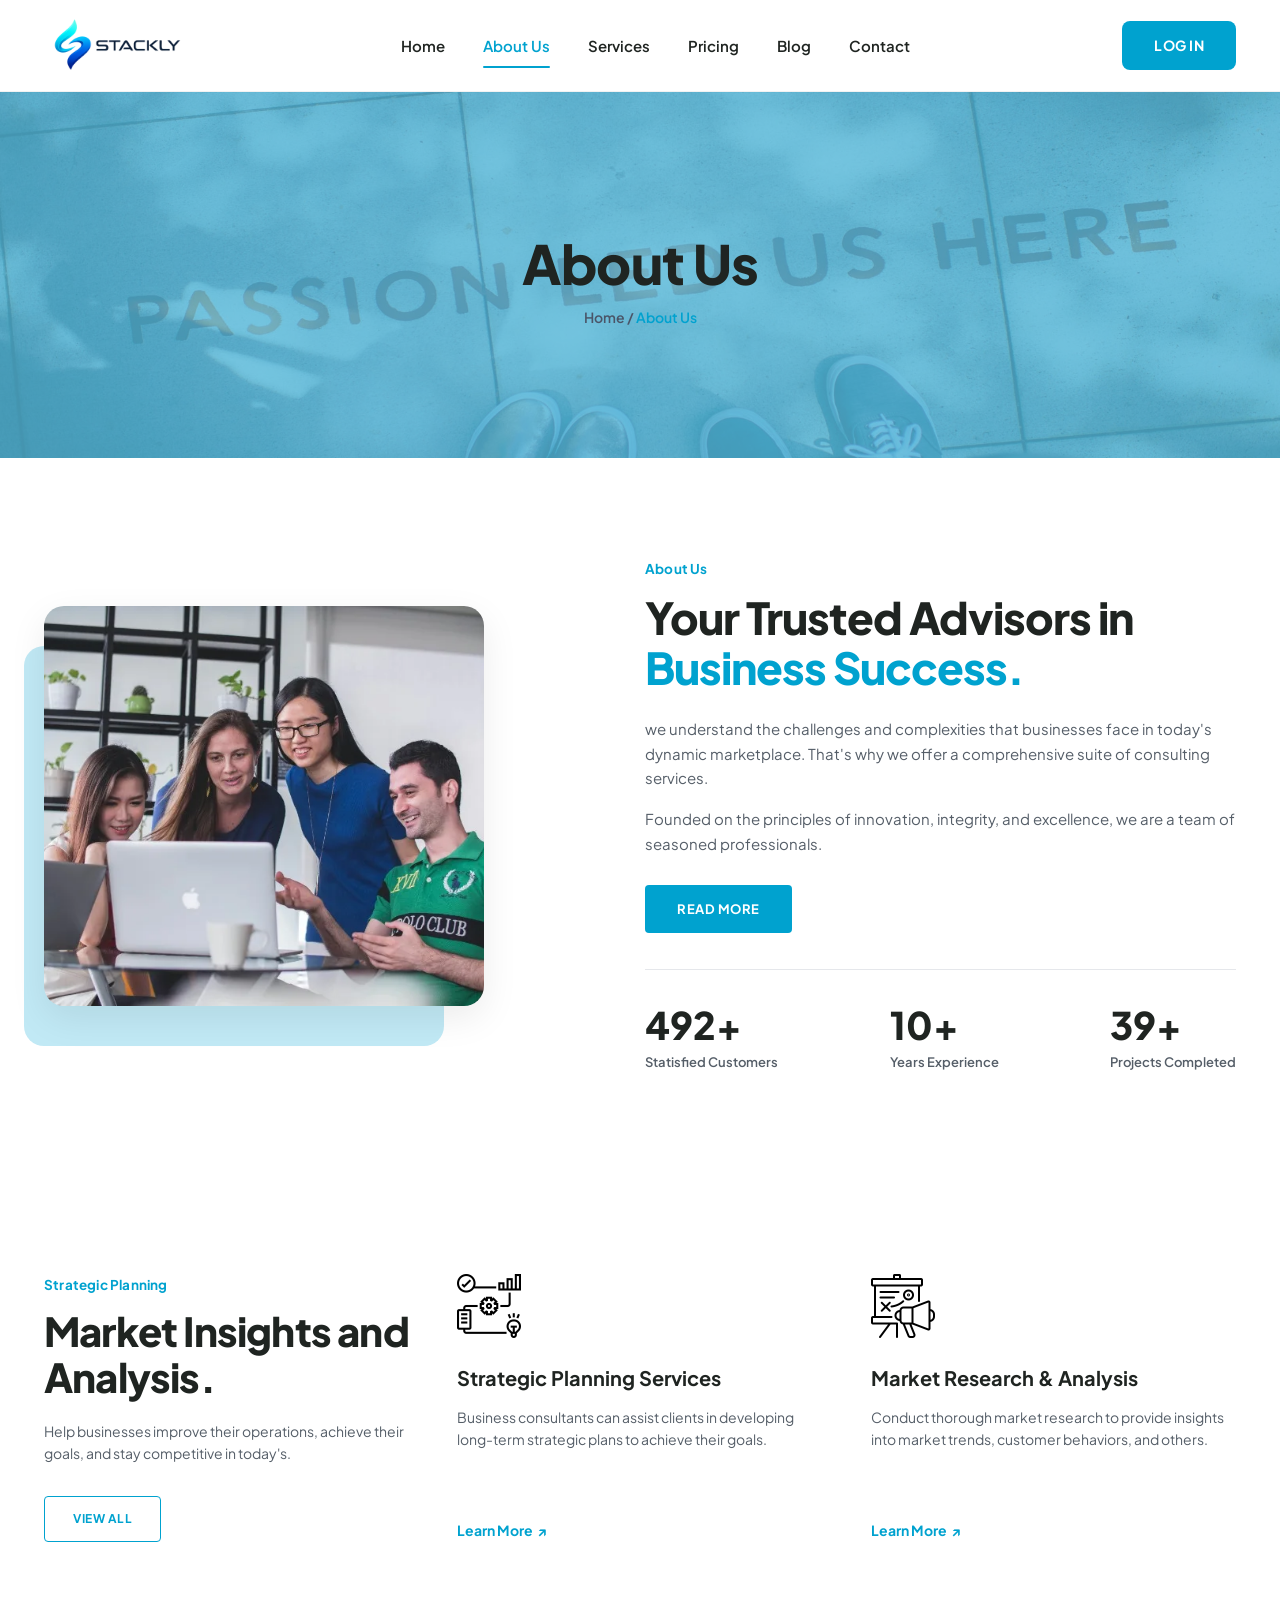
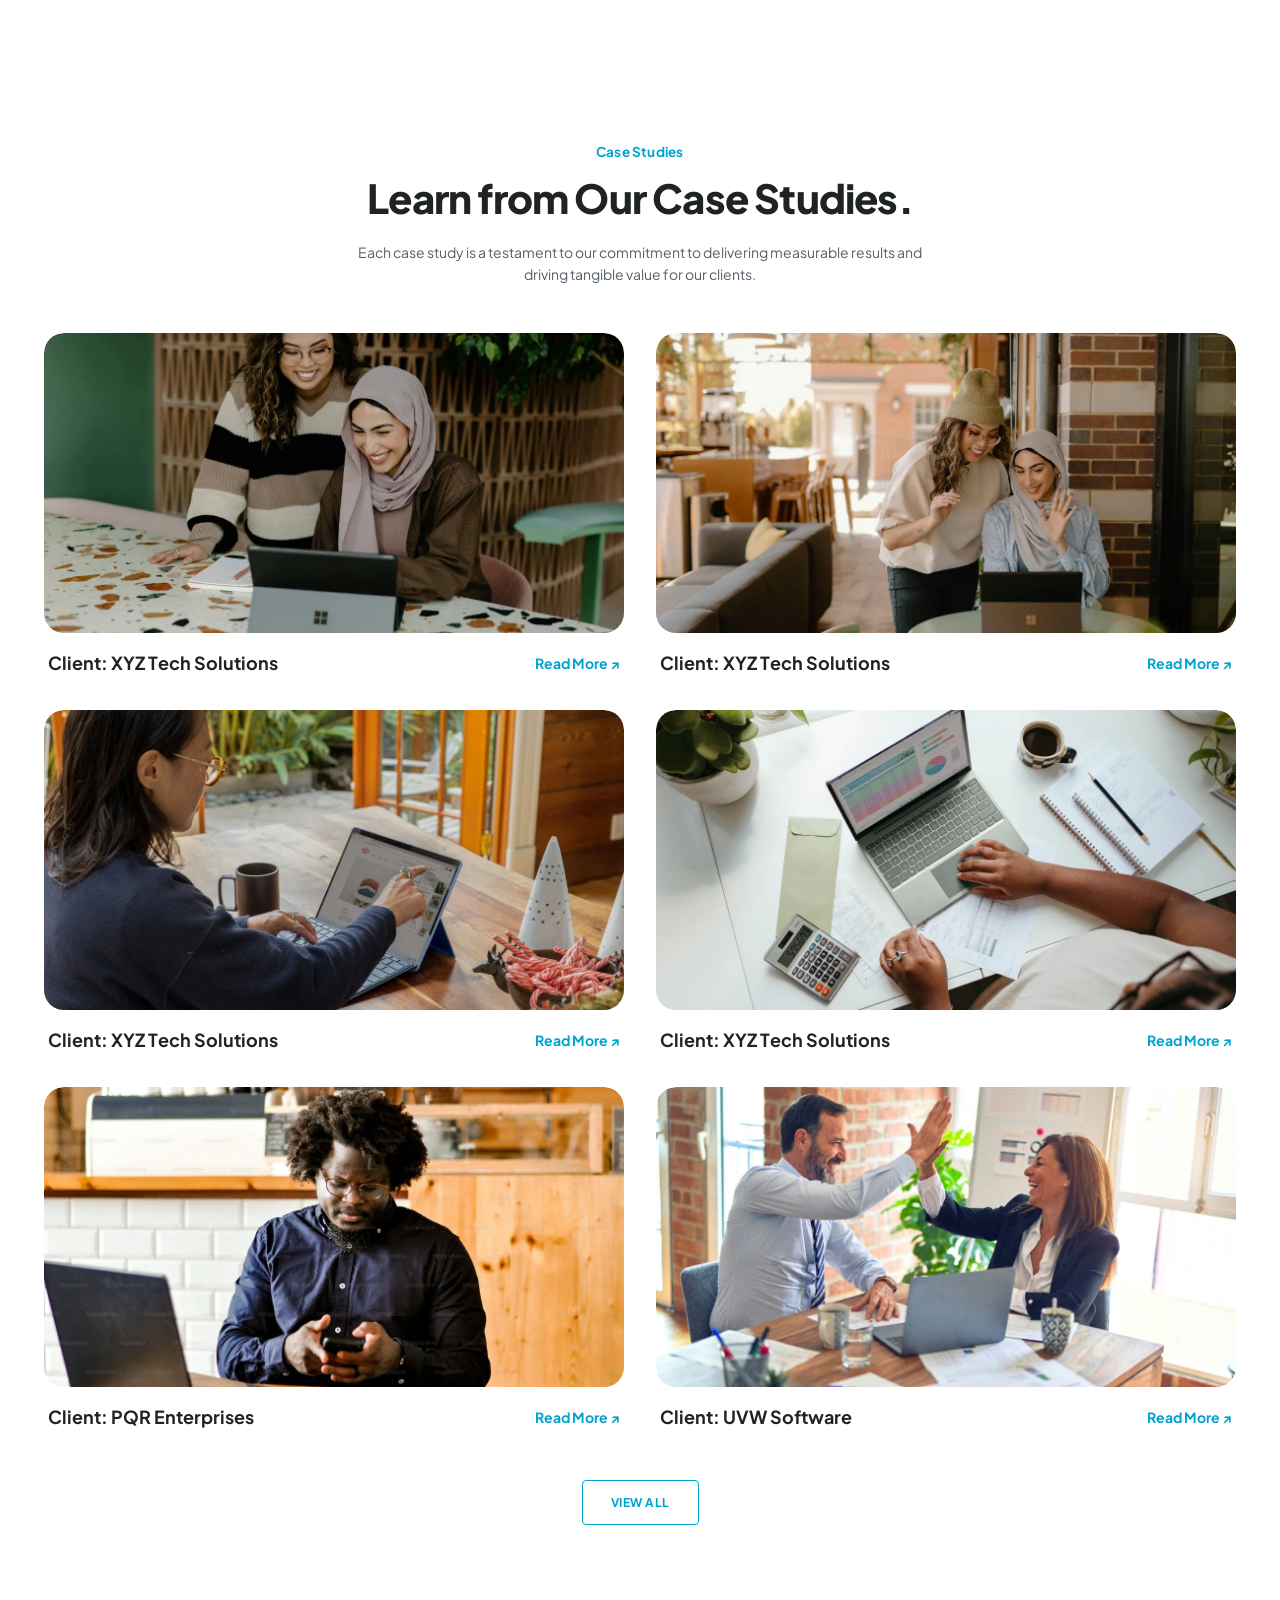
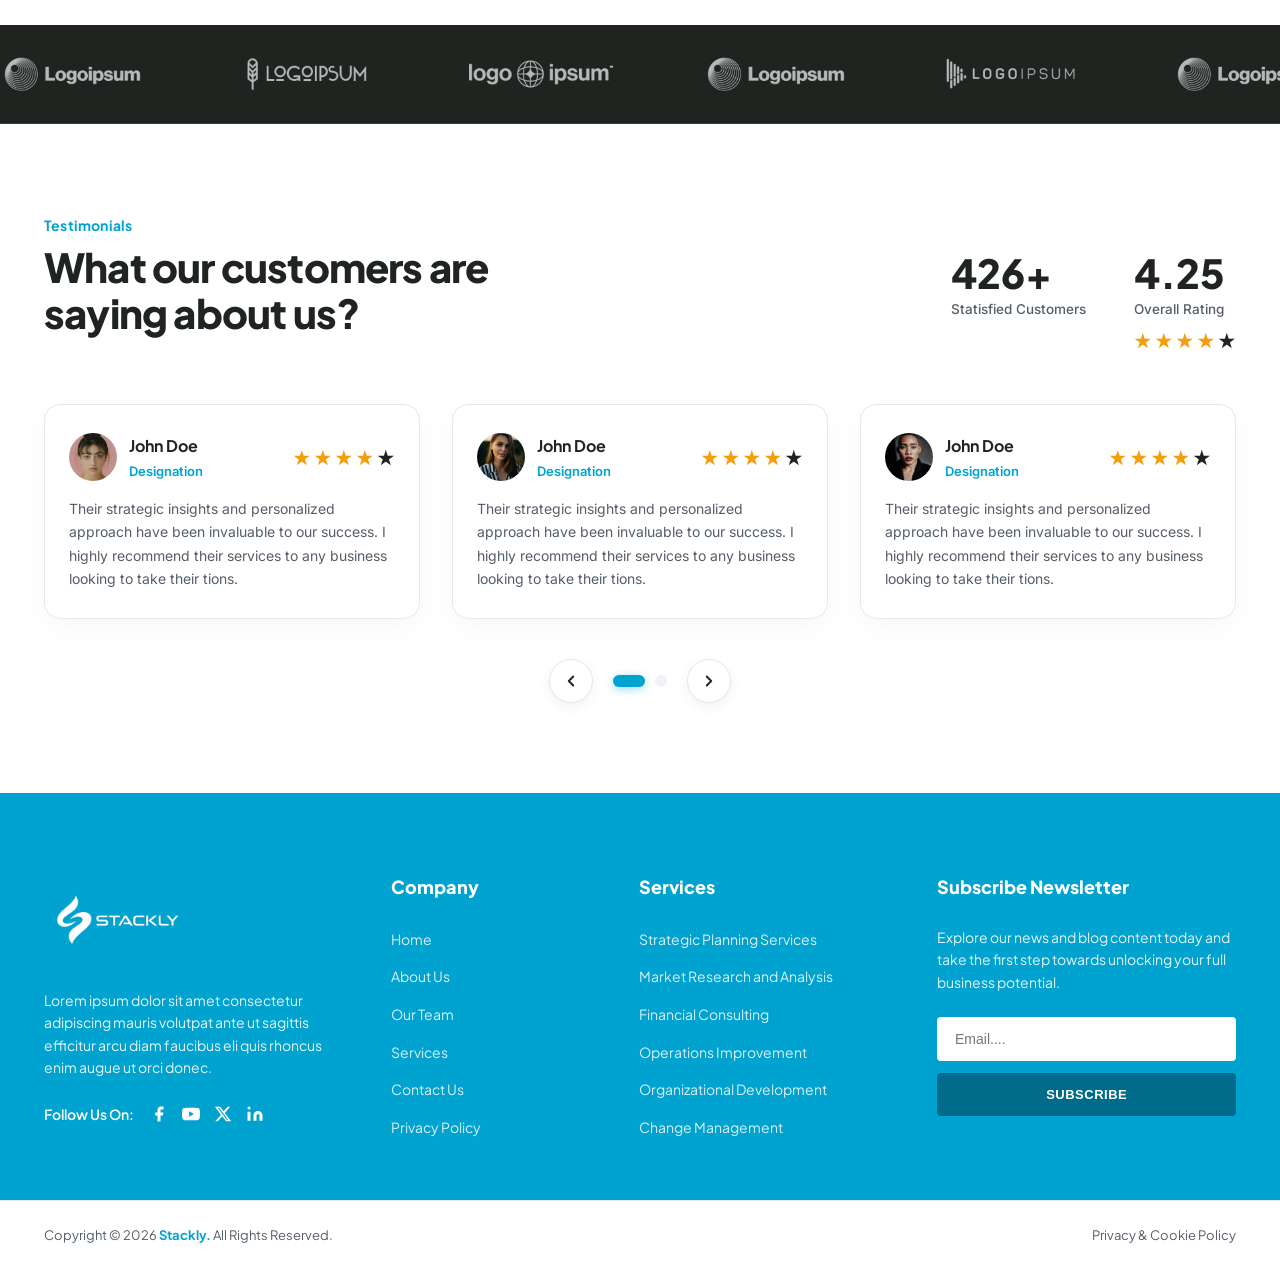
<file: about.html>
<!DOCTYPE html>
<html lang="en">
<head>
  <meta charset="UTF-8">
  <meta name="viewport" content="width=device-width, initial-scale=1.0">
  <title>About Us - Stackly</title>
  <!-- Google Fonts: Plus Jakarta Sans & Inter -->
  <link rel="preconnect" href="https://fonts.googleapis.com">
  <link rel="preconnect" href="https://fonts.gstatic.com" crossorigin>
  <link href="https://fonts.googleapis.com/css2?family=Plus+Jakarta+Sans:wght@400;500;600;700;800&family=Inter:wght@400;500;600;700&display=swap" rel="stylesheet">
  <link rel="stylesheet" href="style.css">
</head>
<body>
  <!-- Preloader -->
    <!-- Preloader Screen with Logo -->
  <div id="preloader">
    <div class="preloader-content">
      <img src="home.img/01-header-logo.webp" alt="Stackly Logo" class="preloader-logo">
      <div class="preloader-spinner"></div>
      <div class="preloader-bar-wrapper">
        <div class="preloader-bar"></div>
      </div>
    </div>
  </div>

  <!-- ================= 1. HEADER NAVBAR ================= -->
  <header class="navbar">
    <div class="container navbar-container">
      <a href="index.html" class="logo">
        <img src="home.img/01-header-logo.webp" alt="Stackly Logo" class="logo-img">
      </a>

      <!-- Mobile Hamburger Toggle -->
      <button class="hamburger" aria-label="Toggle Navigation">
        <span class="hamburger-bar"></span>
        <span class="hamburger-bar"></span>
        <span class="hamburger-bar"></span>
      </button>
      <nav class="nav-menu">
        <a href="index.html" class="nav-link">Home</a>
        <a href="about.html" class="nav-link active">About Us</a>
        <a href="services.html" class="nav-link">Services</a>
        <a href="pricing.html" class="nav-link">Pricing</a>
        <a href="blog.html" class="nav-link">Blog</a>
        <a href="contact.html" class="nav-link">Contact</a>
        <a href="login.html" class="btn-login mobile-login-btn">LOG IN</a>
      </nav>
      <a href="login.html" class="btn-login desktop-login-btn">LOG IN</a>
    </div>
  </header>

  <!-- ================= 2. PAGE BANNER ================= -->
  <section class="page-banner">
    <div class="page-banner-watermark">PASSION LED US HERE</div>
    <div class="container page-banner-content">
      <h1 class="page-banner-title">About Us</h1>
      <p class="page-banner-breadcrumb">Home / <span>About Us</span></p>
    </div>
  </section>

  <!-- ================= 3. ABOUT US SECTION ================= -->
  <section class="about-section" id="team">
    <div class="container about-grid">
      <div class="about-visual">
        <div class="about-backdrop"></div>
        <div class="about-image-box">
          <img src="home.img/04-about-us-team.webp" alt="Team of Seasoned Professionals">
        </div>
      </div>

      <div class="about-content">
        <span class="section-tag">About Us</span>
        <h2 class="about-title">
          Your Trusted Advisors in <span class="highlight-cyan">Business Success.</span>
        </h2>
        
        <p class="about-text">
          we understand the challenges and complexities that businesses face in today's dynamic marketplace. That's why we offer a comprehensive suite of consulting services.
        </p>
        <p class="about-text">
          Founded on the principles of innovation, integrity, and excellence, we are a team of seasoned professionals.
        </p>

        <div class="about-cta">
          <a href="about.html" class="btn-read-more">READ MORE</a>
        </div>

        <div class="about-divider"></div>

        <div class="stats-row">
          <div class="stat-item">
            <span class="stat-number">500+</span>
            <span class="stat-label">Statisfied Customers</span>
          </div>
          <div class="stat-item">
            <span class="stat-number">10+</span>
            <span class="stat-label">Years Experience</span>
          </div>
          <div class="stat-item">
            <span class="stat-number">40+</span>
            <span class="stat-label">Projects Completed</span>
          </div>
        </div>
      </div>
    </div>
  </section>



  <!-- ================= 4. MARKET INSIGHTS SECTION ================= -->
  <section class="services-section">
    <div class="container services-grid">
      <div class="service-intro">
        <span class="section-tag">Strategic Planning</span>
        <h2 class="section-title">Market Insights and Analysis.</h2>
        <p class="section-desc">
          Help businesses improve their operations, achieve their goals, and stay competitive in today's.
        </p>
        <a href="services.html" class="btn-view-all">VIEW ALL</a>
      </div>

      <div class="service-item">
        <div class="service-icon">
          <img src="home.img/05-service-icon-strategic-planning.webp" alt="Strategic Planning Icon">
        </div>
        <h3 class="service-heading">Strategic Planning Services</h3>
        <p class="service-text">
          Business consultants can assist clients in developing long-term strategic plans to achieve their goals.
        </p>
        <a href="services.html" class="service-link">Learn More <span class="arrow">↗</span></a>
      </div>

      <div class="service-item">
        <div class="service-icon">
          <img src="home.img/05-service-icon-market-research.webp" alt="Market Research Icon">
        </div>
        <h3 class="service-heading">Market Research &amp; Analysis</h3>
        <p class="service-text">
          Conduct thorough market research to provide insights into market trends, customer behaviors, and others.
        </p>
        <a href="services.html" class="service-link">Learn More <span class="arrow">↗</span></a>
      </div>
    </div>
  </section>

  <!-- ================= CASE STUDIES SECTION (WHITE BACKGROUND) ================= -->
  <section class="case-studies-section">
    <div class="container">
      <div class="section-header text-center mb-48">
        <span class="section-tag center-tag">Case Studies</span>
        <h2 class="section-title">Learn from Our Case Studies.</h2>
        <p class="section-desc center-desc">
          Each case study is a testament to our commitment to delivering measurable results and driving tangible value for our clients.
        </p>
      </div>

      <div class="case-studies-grid">
        <!-- Card 1 -->
        <div class="case-card">
          <div class="case-image-box">
            <img src="home.img/07-case-study-1.webp" alt="Case Study 1">
            <span class="date-badge">April 01, 2024</span>
          </div>
          <div class="case-footer">
            <h3 class="case-client">Client: XYZ Tech Solutions</h3>
            <a href="services.html" class="case-link">Read More ↗</a>
          </div>
        </div>

        <!-- Card 2 -->
        <div class="case-card">
          <div class="case-image-box">
            <img src="home.img/07-case-study-2.webp" alt="Case Study 2">
            <span class="date-badge">April 01, 2024</span>
          </div>
          <div class="case-footer">
            <h3 class="case-client">Client: XYZ Tech Solutions</h3>
            <a href="services.html" class="case-link">Read More ↗</a>
          </div>
        </div>

        <!-- Card 3 -->
        <div class="case-card">
          <div class="case-image-box">
            <img src="home.img/07-case-study-3.webp" alt="Case Study 3">
            <span class="date-badge">April 01, 2024</span>
          </div>
          <div class="case-footer">
            <h3 class="case-client">Client: XYZ Tech Solutions</h3>
            <a href="services.html" class="case-link">Read More ↗</a>
          </div>
        </div>

        <!-- Card 4 -->
        <div class="case-card">
          <div class="case-image-box">
            <img src="home.img/07-case-study-4.webp" alt="Case Study 4">
            <span class="date-badge">April 01, 2024</span>
          </div>
          <div class="case-footer">
            <h3 class="case-client">Client: XYZ Tech Solutions</h3>
            <a href="services.html" class="case-link">Read More ↗</a>
          </div>
        </div>

        <!-- Card 5 -->
        <div class="case-card">
          <div class="case-image-box">
            <img src="home.img/07-case-study-5.webp" alt="Case Study 5">
            <span class="date-badge">April 01, 2024</span>
          </div>
          <div class="case-footer">
            <h3 class="case-client">Client: PQR Enterprises</h3>
            <a href="services.html" class="case-link">Read More ↗</a>
          </div>
        </div>

        <!-- Card 6 -->
        <div class="case-card">
          <div class="case-image-box">
            <img src="home.img/07-case-study-6.webp" alt="Case Study 6">
            <span class="date-badge">April 01, 2024</span>
          </div>
          <div class="case-footer">
            <h3 class="case-client">Client: UVW Software</h3>
            <a href="services.html" class="case-link">Read More ↗</a>
          </div>
        </div>
      </div>

      <div class="text-center mt-48">
        <a href="services.html" class="btn-view-all">VIEW ALL</a>
      </div>

    </div>
  </section>

  <!-- ================= 5. PARTNER LOGOS BANNER ================= -->
  <section class="partner-strip">
    <div class="partner-marquee">
      <div class="partner-track">
        <div class="partner-item"><img src="home.img/03-brand-logo-1.webp" alt="Logoipsum 1" class="partner-img"></div>
        <div class="partner-item"><img src="home.img/03-brand-logo-2.webp" alt="Logoipsum 2" class="partner-img"></div>
        <div class="partner-item"><img src="home.img/03-brand-logo-3.webp" alt="Logoipsum 3" class="partner-img"></div>
        <div class="partner-item"><img src="home.img/03-brand-logo-4.webp" alt="Logoipsum 4" class="partner-img"></div>
        <div class="partner-item"><img src="home.img/03-brand-logo-5.webp" alt="Logoipsum 5" class="partner-img"></div>
        <!-- Seamless duplicate loop -->
        <div class="partner-item"><img src="home.img/03-brand-logo-1.webp" alt="Logoipsum 1" class="partner-img"></div>
        <div class="partner-item"><img src="home.img/03-brand-logo-2.webp" alt="Logoipsum 2" class="partner-img"></div>
        <div class="partner-item"><img src="home.img/03-brand-logo-3.webp" alt="Logoipsum 3" class="partner-img"></div>
        <div class="partner-item"><img src="home.img/03-brand-logo-4.webp" alt="Logoipsum 4" class="partner-img"></div>
        <div class="partner-item"><img src="home.img/03-brand-logo-5.webp" alt="Logoipsum 5" class="partner-img"></div>
      </div>
    </div>
  </section>

  <!-- ================= 10. TESTIMONIALS SECTION ================= -->
  <!-- ================= 12. TESTIMONIALS SECTION (PDF PAGE 4) ================= -->
  <section class="testimonials-section">
    <div class="container">
      <div class="testimonials-header">
        <div class="testimonials-title-box">
          <span class="section-tag">Testimonials</span>
          <h2 class="section-title">What our customers are saying about us?</h2>
        </div>
        <div class="testimonials-stats-box">
          <div class="testi-stat-item">
            <span class="testi-num">500+</span>
            <span class="testi-lbl">Statisfied Customers</span>
          </div>
          <div class="testi-stat-item">
            <span class="testi-num">4.99</span>
            <span class="testi-lbl">Overall Rating</span>
            <div class="star-row">
              <span class="star gold">★</span>
              <span class="star gold">★</span>
              <span class="star gold">★</span>
              <span class="star gold">★</span>
              <span class="star dark">★</span>
            </div>
          </div>
        </div>
      </div>

      <!-- Testimonials Grid (6 Cards total across 2 pages) -->
      <div class="testimonials-grid">
        <!-- Card 1 -->
        <div class="testimonial-card">
          <div class="testi-user-header">
            <div class="user-meta">
              <img src="home.img/02-hero-customer-avatar-1.webp" alt="John Doe" class="user-avatar">
              <div class="user-details">
                <h3 class="user-name">John Doe</h3>
                <span class="user-role">Designation</span>
              </div>
            </div>
            <div class="card-stars">
              <span class="star gold">★</span>
              <span class="star gold">★</span>
              <span class="star gold">★</span>
              <span class="star gold">★</span>
              <span class="star dark">★</span>
            </div>
          </div>
          <p class="testimonial-text">
            Their strategic insights and personalized approach have been invaluable to our success. I highly recommend their services to any business looking to take their tions.
          </p>
        </div>

        <!-- Card 2 -->
        <div class="testimonial-card">
          <div class="testi-user-header">
            <div class="user-meta">
              <img src="home.img/12-testimonial-user-2.webp" alt="John Doe" class="user-avatar">
              <div class="user-details">
                <h3 class="user-name">John Doe</h3>
                <span class="user-role">Designation</span>
              </div>
            </div>
            <div class="card-stars">
              <span class="star gold">★</span>
              <span class="star gold">★</span>
              <span class="star gold">★</span>
              <span class="star gold">★</span>
              <span class="star dark">★</span>
            </div>
          </div>
          <p class="testimonial-text">
            Their strategic insights and personalized approach have been invaluable to our success. I highly recommend their services to any business looking to take their tions.
          </p>
        </div>

        <!-- Card 3 -->
        <div class="testimonial-card">
          <div class="testi-user-header">
            <div class="user-meta">
              <img src="home.img/02-hero-customer-avatar-3.webp" alt="John Doe" class="user-avatar">
              <div class="user-details">
                <h3 class="user-name">John Doe</h3>
                <span class="user-role">Designation</span>
              </div>
            </div>
            <div class="card-stars">
              <span class="star gold">★</span>
              <span class="star gold">★</span>
              <span class="star gold">★</span>
              <span class="star gold">★</span>
              <span class="star dark">★</span>
            </div>
          </div>
          <p class="testimonial-text">
            Their strategic insights and personalized approach have been invaluable to our success. I highly recommend their services to any business looking to take their tions.
          </p>
        </div>
      </div>

      <!-- Testimonials Controls (Prev & Next Slide Buttons + Pagination Dots) -->
      <div class="testi-controls-wrapper mt-48">
        <button class="testi-arrow testi-prev" id="testiPrev" aria-label="Previous Testimonials">
          <svg viewBox="0 0 24 24" fill="none" stroke="currentColor" stroke-width="2.5" stroke-linecap="round" stroke-linejoin="round"><polyline points="15 18 9 12 15 6"/></svg>
        </button>

        <div class="pagination-dots">
          <span class="dot active" data-page="0"></span>
          <span class="dot" data-page="1"></span>
        </div>

        <button class="testi-arrow testi-next" id="testiNext" aria-label="Next Testimonials">
          <svg viewBox="0 0 24 24" fill="none" stroke="currentColor" stroke-width="2.5" stroke-linecap="round" stroke-linejoin="round"><polyline points="9 18 15 12 9 6"/></svg>
        </button>
      </div>

    </div>
  </section>

  <!-- ================= 11. CYAN MAIN FOOTER ================= -->
  <footer class="footer-cyan">
    <div class="container footer-grid">
      <div class="footer-col brand-col">
        <div class="footer-logo">
          <img src="home.img/14-footer-logo-white.webp" alt="Stackly Logo" class="footer-logo-img">
        </div>
        <p class="footer-desc">
          Lorem ipsum dolor sit amet consectetur adipiscing mauris volutpat ante ut sagittis efficitur arcu diam faucibus eli quis rhoncus enim augue ut orci donec.
        </p>
        <div class="social-follow white-socials">
          <span class="follow-label white-text">Follow Us On:</span>
          <div class="social-icons">
            <a href="https://www.facebook.com" target="_blank" rel="noopener noreferrer" aria-label="Facebook"><svg viewBox="0 0 24 24" fill="currentColor"><path d="M18 2h-3a5 5 0 0 0-5 5v3H7v4h3v8h4v-8h3l1-4h-4V7a1 1 0 0 1 1-1h3z"/></svg></a>
            <a href="https://www.youtube.com" target="_blank" rel="noopener noreferrer" aria-label="YouTube"><svg viewBox="0 0 24 24" fill="currentColor"><path d="M23.498 6.186a3.016 3.016 0 0 0-2.122-2.136C19.505 3.545 12 3.545 12 3.545s-7.505 0-9.377.505A3.017 3.017 0 0 0 .502 6.186C0 8.07 0 12 0 12s0 3.93.502 5.814a3.016 3.016 0 0 0 2.122 2.136c1.871.505 9.376.505 9.376.505s7.505 0 9.377-.505a3.015 3.015 0 0 0 2.122-2.136C24 15.93 24 12 24 12s0-3.93-.502-5.814zM9.545 15.568V8.432L15.818 12l-6.273 3.568z"/></svg></a>
            <a href="https://x.com" target="_blank" rel="noopener noreferrer" aria-label="X"><svg viewBox="0 0 24 24" fill="currentColor"><path d="M18.244 2.25h3.308l-7.227 8.26 8.502 11.24H16.17l-5.214-6.817L4.99 21.75H1.68l7.73-8.835L1.254 2.25H8.08l4.713 6.231zm-1.161 17.52h1.833L7.084 4.126H5.117z"/></svg></a>
            <a href="https://www.linkedin.com" target="_blank" rel="noopener noreferrer" aria-label="LinkedIn"><svg viewBox="0 0 24 24" fill="currentColor"><path d="M16 8a6 6 0 0 1 6 6v7h-4v-7a2 2 0 0 0-2-2 2 2 0 0 0-2 2v7h-4v-7a6 6 0 0 1 6-6z M2 9h4v12H2z M4 2a2 2 0 1 0 0 4 2 2 0 0 0 0-4z"/></svg></a>
          </div>
        </div>
      </div>

      <div class="footer-col">
        <h4 class="footer-heading">Company</h4>
        <ul class="footer-links">
          <li><a href="index.html">Home</a></li>
          <li><a href="about.html">About Us</a></li>
          <li><a href="services.html">Our Team</a></li>
          <li><a href="services.html">Services</a></li>
          <li><a href="contact.html">Contact Us</a></li>
          <li><a href="contact.html">Privacy Policy</a></li>
        </ul>
      </div>

      <div class="footer-col">
        <h4 class="footer-heading">Services</h4>
        <ul class="footer-links">
          <li><a href="services.html">Strategic Planning Services</a></li>
          <li><a href="services.html">Market Research and Analysis</a></li>
          <li><a href="services.html">Financial Consulting</a></li>
          <li><a href="services.html">Operations Improvement</a></li>
          <li><a href="services.html">Organizational Development</a></li>
          <li><a href="services.html">Change Management</a></li>
        </ul>
      </div>

      <div class="footer-col">
        <h4 class="footer-heading">Subscribe Newsletter</h4>
        <p class="footer-sub-text">
          Explore our news and blog content today and take the first step towards unlocking your full business potential.
        </p>
        <form class="newsletter-form">
          <input type="email" placeholder="Email...." class="newsletter-input" required>
          <button type="submit" class="btn-subscribe">SUBSCRIBE</button>
        </form>
      </div>
    </div>
  </footer>

  <!-- ================= 12. COPYRIGHT BOTTOM BAR ================= -->
  <div class="copyright-bar">
    <div class="container copyright-container">
      <p class="copy-text">Copyright © 2026 <span class="cyan-brand">Stackly.</span> All Rights Reserved.</p>
      <a href="contact.html" class="privacy-link">Privacy &amp; Cookie Policy</a>
    </div>
  </div>

  <script src="main.js"></script>
</body>
</html>
</file>
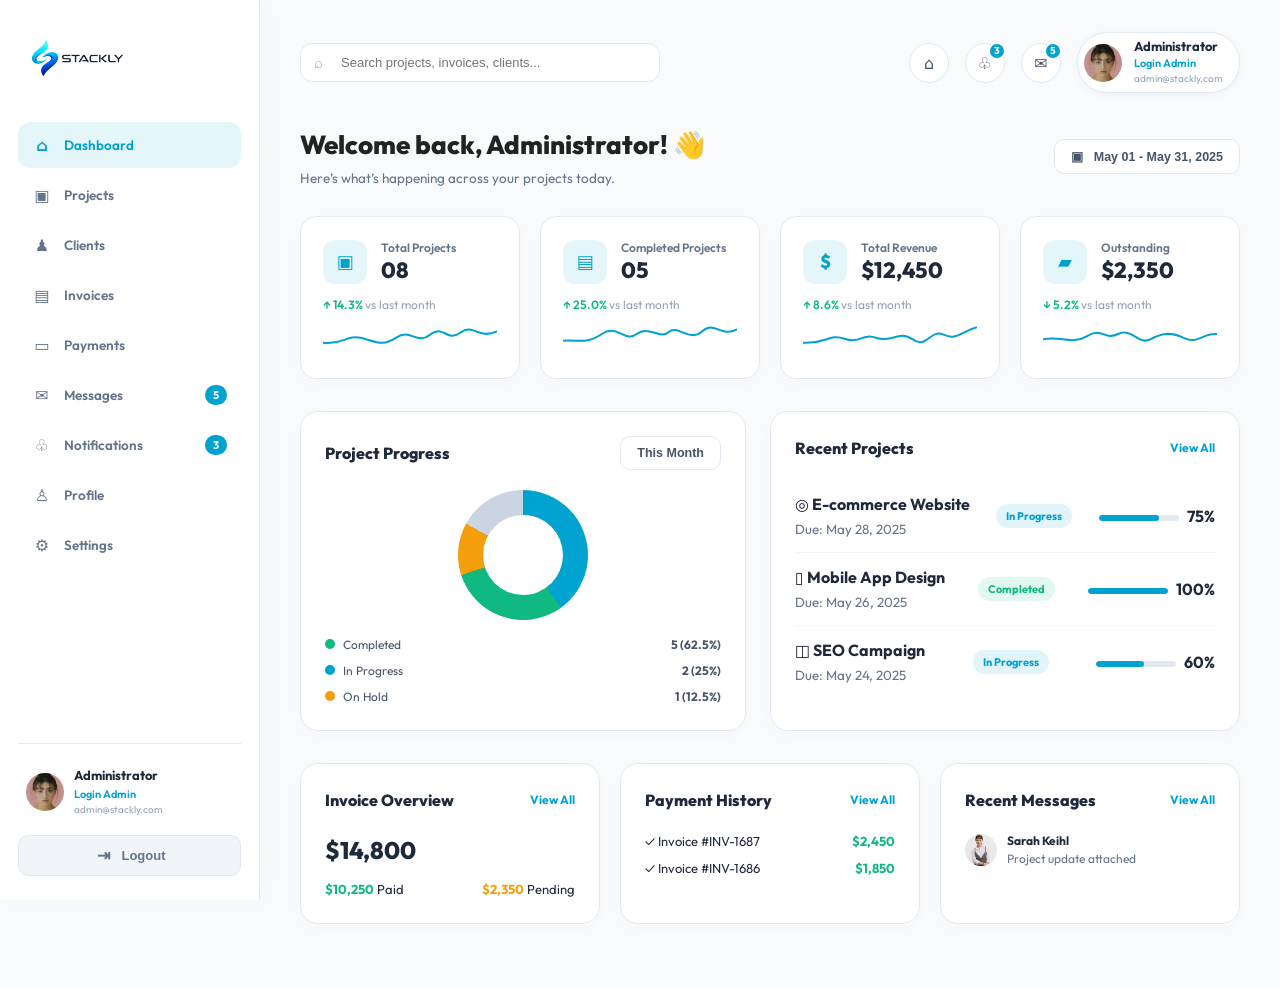
<file: admin-dashboard.html>
<!doctype html>
<html lang="en">
<head>
  <meta charset="utf-8">
  <meta name="viewport" content="width=device-width, initial-scale=1">
  <title>Admin Dashboard - Stackly Consulting</title>
  <link rel="preconnect" href="https://fonts.googleapis.com">
  <link rel="preconnect" href="https://fonts.gstatic.com" crossorigin>
  <link href="https://fonts.googleapis.com/css2?family=Outfit:wght@400;500;600;700;800&family=Inter:wght@400;500;600;700&display=swap" rel="stylesheet">
  
  <style>
    /* ==========================================================================
       STACKLY DASHBOARDS - SELF-CONTAINED CYAN DESIGN SYSTEM
       ========================================================================== */
    *, *::before, *::after {
      box-sizing: border-box;
      margin: 0;
      padding: 0;
    }

    body.admin-dashboard-body {
      background-color: #F8FAFC !important;
      color: #1E293B !important;
      font-family: 'Outfit', 'Inter', system-ui, -apple-system, sans-serif !important;
      line-height: 1.5;
      min-height: 100vh;
    }

    a {
      color: inherit;
      text-decoration: none;
    }

    .admin-app {
      display: flex;
      min-height: 100vh;
      width: 100%;
    }

    /* --- Sidebar --- */
    .admin-sidebar {
      width: 260px;
      background-color: #FFFFFF;
      border-right: 1px solid #E2E8F0;
      display: flex;
      flex-direction: column;
      position: fixed;
      top: 0;
      bottom: 0;
      left: 0;
      z-index: 1000;
      padding: 24px 18px;
      box-shadow: 4px 0 24px rgba(0, 0, 0, 0.02);
      transition: transform 0.3s cubic-bezier(0.22, 1, 0.36, 1);
    }

    .admin-logo {
      display: flex;
      align-items: center;
      gap: 12px;
      font-size: 20px;
      font-weight: 800;
      color: #1F2421;
      text-decoration: none;
      margin-bottom: 28px;
      padding-left: 6px;
    }

    .admin-logo img {
      height: 70px;
      width: auto;
      object-fit: contain;
    }

    .dashboard-mobile-brand img {
      height: 70px;
      width: auto;
      object-fit: contain;
    }

    .admin-nav {
      display: flex;
      flex-direction: column;
      gap: 4px;
      flex: 1;
      overflow-y: auto;
    }

    .admin-nav a {
      display: flex;
      align-items: center;
      gap: 12px;
      padding: 11px 14px;
      border-radius: 12px;
      font-size: 13.5px;
      font-weight: 600;
      color: #64748B;
      text-decoration: none;
      transition: all 0.25s ease;
    }

    .admin-nav a:hover,
    .admin-nav a.active {
      background-color: rgba(0, 162, 207, 0.1);
      color: #00A2CF;
    }

    .admin-icon {
      font-size: 16px;
      width: 20px;
      text-align: center;
      color: currentColor;
    }

    .admin-badge {
      margin-left: auto;
      background-color: #00A2CF;
      color: #FFFFFF;
      font-size: 11px;
      font-weight: 700;
      padding: 2px 8px;
      border-radius: 10px;
    }

    .upgrade-card {
      background: linear-gradient(135deg, #00A2CF 0%, #0088B0 100%);
      color: #FFFFFF;
      border-radius: 16px;
      padding: 20px 16px;
      margin: 16px 0;
      text-align: center;
      box-shadow: 0 10px 24px rgba(0, 162, 207, 0.3);
    }

    .upgrade-icon {
      font-size: 22px;
      margin-bottom: 6px;
    }

    .upgrade-card h3 {
      font-size: 15px;
      font-weight: 700;
      margin-bottom: 4px;
    }

    .upgrade-card p {
      font-size: 12px;
      opacity: 0.9;
      line-height: 1.4;
      margin-bottom: 12px;
    }

    .upgrade-card button {
      background-color: #FFFFFF;
      color: #00A2CF;
      border: none;
      font-size: 12px;
      font-weight: 700;
      padding: 8px 18px;
      border-radius: 20px;
      cursor: pointer;
      transition: transform 0.2s ease, box-shadow 0.2s ease;
    }

    .upgrade-card button:hover {
      transform: translateY(-2px);
      box-shadow: 0 4px 12px rgba(0, 0, 0, 0.15);
    }

    .admin-sidebar-bottom {
      border-top: 1px solid #E2E8F0;
      padding-top: 16px;
      margin-top: auto;
    }

    .admin-mini-profile {
      display: flex;
      align-items: center;
      gap: 10px;
      margin-bottom: 12px;
      padding: 6px 8px;
    }

    .admin-mini-profile div {
      display: flex;
      flex-direction: column;
    }

    .admin-mini-profile strong {
      font-size: 13px;
      color: #1E293B;
    }

    .admin-mini-profile span {
      font-size: 11px;
      color: #00A2CF;
      font-weight: 600;
    }

    .admin-mini-profile small {
      font-size: 10px;
      color: #94A3B8;
    }

    .admin-logout {
      width: 100%;
      background: #F1F5F9;
      border: 1px solid #E2E8F0;
      color: #64748B;
      font-size: 13px;
      font-weight: 600;
      padding: 10px;
      border-radius: 10px;
      cursor: pointer;
      display: flex;
      align-items: center;
      justify-content: center;
      gap: 8px;
      transition: all 0.25s ease;
    }

    .admin-logout:hover {
      background-color: #EF4444;
      color: #FFFFFF;
      border-color: #EF4444;
    }

    /* --- Main Container --- */
    .admin-main {
      flex: 1;
      margin-left: 260px;
      padding: 32px 40px;
      min-width: 0;
    }

    .admin-topbar {
      display: flex;
      align-items: center;
      justify-content: space-between;
      margin-bottom: 32px;
      gap: 20px;
    }

    .admin-search {
      position: relative;
      width: 360px;
    }

    .admin-search input {
      width: 100%;
      padding: 11px 16px 11px 40px;
      border-radius: 12px;
      border: 1px solid #E2E8F0;
      background-color: #FFFFFF;
      font-size: 13px;
      outline: none;
      transition: border-color 0.25s ease, box-shadow 0.25s ease;
    }

    .admin-search input:focus {
      border-color: #00A2CF;
      box-shadow: 0 0 0 3px rgba(0, 162, 207, 0.15);
    }

    .admin-search span {
      position: absolute;
      left: 14px;
      top: 50%;
      transform: translateY(-50%);
      color: #94A3B8;
      font-size: 15px;
    }

    .admin-top-actions {
      display: flex;
      align-items: center;
      gap: 16px;
    }

    .admin-action-icon {
      width: 40px;
      height: 40px;
      border-radius: 50%;
      background-color: #FFFFFF;
      border: 1px solid #E2E8F0;
      display: flex;
      align-items: center;
      justify-content: center;
      font-size: 16px;
      color: #475569;
      cursor: pointer;
      position: relative;
      transition: all 0.25s ease;
    }

    .admin-action-icon:hover {
      background-color: rgba(0, 162, 207, 0.1);
      color: #00A2CF;
      border-color: rgba(0, 162, 207, 0.3);
    }

    .admin-dot {
      position: absolute;
      top: -2px;
      right: -2px;
      background-color: #00A2CF;
      color: #FFFFFF;
      font-size: 10px;
      font-weight: 700;
      width: 18px;
      height: 18px;
      border-radius: 50%;
      display: flex;
      align-items: center;
      justify-content: center;
      border: 2px solid #FFFFFF;
    }

    .admin-profile {
      display: flex;
      align-items: center;
      gap: 12px;
      background-color: #FFFFFF;
      padding: 6px 16px 6px 6px;
      border-radius: 30px;
      border: 1px solid #E2E8F0;
      box-shadow: 0 2px 8px rgba(0, 0, 0, 0.04);
    }

    .admin-avatar {
      width: 38px;
      height: 38px;
      border-radius: 50%;
      object-fit: cover;
    }

    .admin-profile div {
      display: flex;
      flex-direction: column;
    }

    .admin-profile strong {
      font-size: 13px;
      color: #1E293B;
      line-height: 1.2;
    }

    .admin-profile span {
      font-size: 11px;
      color: #00A2CF;
      font-weight: 600;
    }

    .admin-profile small {
      font-size: 10px;
      color: #94A3B8;
    }

    /* Page Tab Views */
    .admin-page {
      display: none;
      animation: fadeInDash 0.35s ease forwards;
    }

    .admin-page.active {
      display: block;
    }

    @keyframes fadeInDash {
      from { opacity: 0; transform: translateY(8px); }
      to { opacity: 1; transform: translateY(0); }
    }

    .admin-title-row {
      display: flex;
      align-items: center;
      justify-content: space-between;
      margin-bottom: 28px;
    }

    .admin-title-row h1 {
      font-size: 26px;
      font-weight: 800;
      color: #1F2421;
      margin-bottom: 4px;
    }

    .admin-title-row p {
      font-size: 13.5px;
      color: #64748B;
    }

    .admin-select, .admin-date {
      background-color: #FFFFFF;
      border: 1px solid #E2E8F0;
      padding: 9px 16px;
      border-radius: 10px;
      font-size: 12.5px;
      font-weight: 600;
      color: #475569;
      cursor: pointer;
      transition: all 0.25s ease;
    }

    .admin-select:hover, .admin-date:hover {
      border-color: #00A2CF;
      color: #00A2CF;
    }

    .primary-dash-btn {
      background-color: #00A2CF;
      color: #FFFFFF;
      font-size: 13px;
      font-weight: 700;
      padding: 10px 22px;
      border-radius: 10px;
      border: none;
      cursor: pointer;
      box-shadow: 0 4px 14px rgba(0, 162, 207, 0.25);
      transition: all 0.25s ease;
    }

    .primary-dash-btn:hover {
      background-color: #0088B0;
      transform: translateY(-2px);
      box-shadow: 0 6px 18px rgba(0, 162, 207, 0.35);
    }

    /* KPI Cards Row */
    .admin-kpis {
      display: grid;
      grid-template-columns: repeat(4, 1fr);
      gap: 20px;
      margin-bottom: 32px;
    }

    .admin-kpi {
      background-color: #FFFFFF;
      border-radius: 16px;
      padding: 22px;
      border: 1px solid #E2E8F0;
      box-shadow: 0 4px 16px rgba(0, 0, 0, 0.02);
      transition: transform 0.3s ease, box-shadow 0.3s ease, border-color 0.3s ease;
    }

    .admin-kpi:hover {
      transform: translateY(-4px);
      border-color: rgba(0, 162, 207, 0.3);
      box-shadow: 0 12px 28px rgba(0, 162, 207, 0.15);
    }

    .admin-kpi-top {
      display: flex;
      align-items: center;
      gap: 14px;
      margin-bottom: 12px;
    }

    .admin-kpi-icon {
      width: 44px;
      height: 44px;
      border-radius: 12px;
      background-color: rgba(0, 162, 207, 0.1);
      color: #00A2CF;
      display: flex;
      align-items: center;
      justify-content: center;
      font-size: 18px;
      font-weight: 800;
      flex-shrink: 0;
    }

    .admin-kpi-top div span {
      font-size: 12px;
      color: #64748B;
      font-weight: 600;
      display: block;
    }

    .admin-kpi-top div strong {
      font-size: 22px;
      font-weight: 800;
      color: #1E293B;
      line-height: 1.2;
    }

    .admin-trend {
      font-size: 12px;
      font-weight: 600;
      color: #10B981;
      margin-bottom: 12px;
    }

    .admin-trend span {
      color: #94A3B8;
      font-weight: 400;
    }

    .sparkline svg path {
      stroke: #00A2CF !important;
    }

    /* Dashboard Panels & Grids */
    .admin-grid, .user-dashboard-grid {
      display: grid;
      grid-template-columns: 2fr 1fr 1fr;
      gap: 24px;
      margin-bottom: 32px;
    }

    .admin-bottom-grid, .user-bottom-grid, .admin-cards-3col {
      display: grid;
      grid-template-columns: repeat(3, 1fr);
      gap: 20px;
      margin-bottom: 32px;
    }

    .admin-panel {
      background-color: #FFFFFF;
      border-radius: 18px;
      padding: 24px;
      border: 1px solid #E2E8F0;
      box-shadow: 0 4px 16px rgba(0, 0, 0, 0.02);
    }

    .admin-panel-head {
      display: flex;
      align-items: center;
      justify-content: space-between;
      margin-bottom: 20px;
      gap: 10px;
      flex-wrap: wrap;
    }

    .admin-panel-head h3 {
      font-size: 16px;
      font-weight: 800;
      color: #1E293B;
      margin: 0;
      white-space: normal;
    }

    .admin-view {
      font-size: 12px;
      font-weight: 700;
      color: #00A2CF;
      text-decoration: none;
      cursor: pointer;
      white-space: nowrap;
      margin-left: auto;
    }

    .admin-view:hover {
      text-decoration: underline;
    }

    /* Charts & Donut */
    .admin-chart svg {
      width: 100%;
      height: 220px;
    }

    .donut-wrap {
      display: flex;
      flex-direction: column;
      align-items: center;
      gap: 16px;
    }

    .donut {
      width: 130px;
      height: 130px;
      border-radius: 50%;
      background: conic-gradient(#00A2CF 0% 40%, #10B981 40% 70%, #F59E0B 70% 83%, #CBD5E1 83% 100%);
      position: relative;
      display: flex;
      align-items: center;
      justify-content: center;
    }

    .donut:before {
      content: "";
      width: 80px;
      height: 80px;
      background-color: #FFFFFF;
      border-radius: 50%;
    }

    .status-list {
      display: flex;
      flex-direction: column;
      gap: 8px;
      width: 100%;
    }

    .status-list div {
      display: flex;
      justify-content: space-between;
      font-size: 12px;
      color: #475569;
    }

    .legend-dot {
      width: 10px;
      height: 10px;
      border-radius: 50%;
      display: inline-block;
      margin-right: 8px;
    }

    .legend-dot.green { background-color: #10B981; }
    .legend-dot.red { background-color: #00A2CF; }
    .legend-dot.yellow { background-color: #F59E0B; }
    .legend-dot.gray { background-color: #CBD5E1; }

    /* Status Tags */
    .tag {
      font-size: 11px;
      font-weight: 700;
      padding: 4px 10px;
      border-radius: 12px;
      display: inline-block;
    }

    .tag.greentag { background-color: rgba(16, 185, 129, 0.12); color: #10B981; }
    .tag.redtag { background-color: rgba(0, 162, 207, 0.12); color: #00A2CF; }
    .tag.yellowtag { background-color: rgba(245, 158, 11, 0.12); color: #F59E0B; }

    /* Data Tables & Lists */
    .big-table {
      overflow-x: auto;
    }

    .big-table table {
      width: 100%;
      border-collapse: collapse;
      text-align: left;
    }

    .big-table th {
      font-size: 12px;
      font-weight: 700;
      color: #64748B;
      padding: 12px 16px;
      border-bottom: 1px solid #E2E8F0;
      background-color: #F8FAFC;
    }

    .big-table td {
      font-size: 13px;
      color: #334155;
      padding: 14px 16px;
      border-bottom: 1px solid #F1F5F9;
    }

    .big-table tr:hover td {
      background-color: #F8FAFC;
      cursor: pointer;
    }

    .dash-input {
      width: 100%;
      max-width: 320px;
      padding: 10px 14px;
      border-radius: 10px;
      border: 1px solid #E2E8F0;
      font-size: 13px;
      margin-bottom: 16px;
      outline: none;
    }

    .dash-input:focus {
      border-color: #00A2CF;
    }

    .mini-line {
      display: inline-block;
      width: 80px;
      height: 6px;
      background-color: #E2E8F0;
      border-radius: 4px;
      overflow: hidden;
      margin-right: 8px;
      vertical-align: middle;
    }

    .mini-line i {
      display: block;
      height: 100%;
      background-color: #00A2CF;
      border-radius: 4px;
    }

    .progress-track {
      width: 100%;
      height: 8px;
      background-color: #E2E8F0;
      border-radius: 4px;
      overflow: hidden;
    }

    .progress-track i {
      display: block;
      height: 100%;
      background-color: #00A2CF;
      border-radius: 4px;
    }

    .dash-filters {
      display: flex;
      gap: 10px;
      margin-bottom: 20px;
      flex-wrap: wrap;
    }

    .dash-filters button {
      padding: 8px 16px;
      border-radius: 20px;
      background-color: #FFFFFF;
      border: 1px solid #E2E8F0;
      color: #64748B;
      font-size: 12.5px;
      font-weight: 600;
      cursor: pointer;
      transition: all 0.25s ease;
    }

    .dash-filters button.active, .dash-filters button:hover {
      background-color: #00A2CF;
      color: #FFFFFF;
      border-color: #00A2CF;
    }

    /* Mobile Responsive Header */
    .dashboard-mobile-head {
      display: flex;
      align-items: center;
      justify-content: space-between;
      padding: 10px 16px;
      background-color: #FFFFFF;
      border-bottom: 1px solid #E2E8F0;
      margin: 0;
    }

    @media (min-width: 1025px) {
      .dashboard-mobile-head {
        display: none;
      }
    }

    .dashboard-mobile-brand {
      display: flex;
      align-items: center;
      gap: 10px;
      font-size: 18px;
      font-weight: 800;
      color: #1F2421;
      text-decoration: none;
    }

    .dashboard-mobile-brand img {
      height: 70px !important;
      max-height: 70px !important;
      width: auto;
      object-fit: contain;
    }

    .dashboard-mobile-toggle {
      display: none;
      position: fixed;
      top: 11px;
      right: 16px;
      z-index: 10001;
      background-color: #00A2CF;
      color: #FFFFFF;
      border: none;
      width: 42px;
      height: 42px;
      border-radius: 10px;
      font-size: 22px;
      cursor: pointer;
      box-shadow: 0 4px 14px rgba(0, 162, 207, 0.4);
    }

    @media (max-width: 1024px) {
      .dashboard-mobile-head {
        position: fixed;
        top: 0;
        left: 0;
        width: 100%;
        height: 70px;
        z-index: 9999;
        background-color: #FFFFFF;
        box-shadow: 0 2px 10px rgba(0, 0, 0, 0.05);
      }

      .admin-sidebar {
        position: fixed;
        top: 0;
        left: 0;
        height: 100vh;
        z-index: 10000;
        transform: translateX(-100%);
        transition: transform 0.35s cubic-bezier(0.22, 1, 0.36, 1);
        box-shadow: 0 0 30px rgba(0, 0, 0, 0.2);
      }

      .admin-app.sidebar-open .admin-sidebar {
        transform: translateX(0);
      }

      .admin-main {
        margin-left: 0;
        padding: 86px 16px 40px;
        width: 100%;
        max-width: 100vw;
        overflow-x: hidden;
        box-sizing: border-box;
      }

      .dashboard-mobile-toggle {
        display: flex;
        align-items: center;
        justify-content: center;
        position: fixed;
        top: 14px;
        right: 16px;
        z-index: 10001;
      }

      /* Single Column Card Layout for Mobile View (Display One By One) */
      .admin-kpis {
        grid-template-columns: 1fr !important;
        gap: 16px !important;
      }

      .admin-grid, .user-dashboard-grid, .dash-row-2col, .dash-row-3col, .dash-grid-2col, .dash-cards-grid, .admin-bottom-grid, .user-bottom-grid, .admin-cards-3col {
        grid-template-columns: 1fr !important;
        gap: 20px !important;
      }

      .kpi-card, .admin-card, .chart-card, .recent-orders-card, .stat-card {
        width: 100% !important;
        max-width: 100% !important;
        box-sizing: border-box !important;
      }

      .big-table {
        width: 100%;
        max-width: 100%;
        box-sizing: border-box;
        overflow-x: auto;
      }
    }

    @media (max-width: 640px) {
      .kpi-card {
        padding: 18px 16px;
      }

      .kpi-info h3 {
        font-size: 22px;
      }

      .admin-topbar {
        flex-direction: column;
        align-items: stretch;
        gap: 14px;
        padding-right: 52px;
      }

      .admin-search {
        width: 100%;
        max-width: 100%;
      }

      .admin-top-actions {
        width: 100%;
        justify-content: space-between;
      }

      .big-table table {
        min-width: 580px;
      }

      .dash-filters {
        flex-wrap: wrap;
        gap: 6px;
      }

      .dash-filters button {
        padding: 8px 12px;
        font-size: 12px;
      }
    }
  </style>

</head>
<body class="admin-dashboard-body">
  <div class="admin-app admin-v2">
    <!-- Sidebar Navigation -->
    <aside class="admin-sidebar">
      <a class="admin-logo" href="index.html">
        <img src="home.img/01-header-logo.webp" alt="Logo">
      </a>
      <nav class="admin-nav" aria-label="Dashboard navigation">
        <a class="active" href="#dashboard" data-user-tab="dashboard" data-admin-tab="dashboard"><span class="admin-icon">⌂</span>Dashboard</a>
        <a href="#projects" data-user-tab="projects" data-admin-tab="projects"><span class="admin-icon">▣</span>Projects</a>
        <a href="#clients" data-user-tab="clients" data-admin-tab="clients"><span class="admin-icon">♟</span>Clients</a>
        <a href="#invoices" data-user-tab="invoices" data-admin-tab="invoices"><span class="admin-icon">▤</span>Invoices</a>
        <a href="#payments" data-user-tab="payments" data-admin-tab="payments"><span class="admin-icon">▭</span>Payments</a>
        <a href="#messages" data-user-tab="messages" data-admin-tab="messages"><span class="admin-icon">✉</span>Messages <span class="admin-badge">5</span></a>
        <a href="#notifications" data-user-tab="notifications" data-admin-tab="notifications"><span class="admin-icon">♧</span>Notifications <span class="admin-badge">3</span></a>
        <a href="#profile" data-user-tab="profile" data-admin-tab="profile"><span class="admin-icon">♙</span>Profile</a>
        <a href="#settings" data-user-tab="settings" data-admin-tab="settings"><span class="admin-icon">⚙</span>Settings</a>
      </nav>
      <div class="admin-sidebar-bottom">
        <div class="admin-mini-profile">
          <img class="admin-avatar" src="home.img/02-hero-customer-avatar-1.webp" alt="Avatar">
          <div><strong>Administrator</strong><span>Login Admin</span><small>admin@stackly.com</small></div>
        </div>
        <button class="admin-logout" data-user-tab="logout" data-admin-tab="logout" onclick="location.href='index.html'"><span class="admin-icon">⇥</span> Logout</button>
      </div>
    </aside>

    <!-- Main Content Body -->
    <main class="admin-main">
      <div class="dashboard-mobile-head" aria-label="Mobile dashboard header">
        <a class="dashboard-mobile-brand" href="index.html">
          <img src="home.img/01-header-logo.webp" alt="Logo">
        </a>
      </div>

      <!-- Topbar Header -->
      <div class="admin-topbar">
        <label class="admin-search">
          <input placeholder="Search projects, invoices, clients...">
          <span>⌕</span>
        </label>
        <div class="admin-top-actions">
          <a href="index.html" class="admin-action-icon" title="Public Website">⌂</a>
          <span class="admin-action-icon" title="Notifications">♧<b class="admin-dot">3</b></span>
          <span class="admin-action-icon" title="Messages">✉<b class="admin-dot">5</b></span>
          <div class="admin-profile">
            <img class="admin-avatar" src="home.img/02-hero-customer-avatar-1.webp" alt="Administrator">
            <div><strong>Administrator</strong><span>Login Admin</span><small>admin@stackly.com</small></div>
          </div>
        </div>
      </div>

      <!-- Section 1: Dashboard Overview -->
      <section class="admin-page active" id="dashboard">
        <div class="admin-title-row">
          <div><h1>Welcome back, Administrator! 👋</h1><p>Here’s what’s happening across your projects today.</p></div>
          <button class="admin-select">▣ &nbsp; May 01 - May 31, 2025</button>
        </div>

        <div class="admin-kpis">
          <article class="admin-kpi">
            <div class="admin-kpi-top"><b class="admin-kpi-icon">▣</b><div><span>Total Projects</span><strong>08</strong></div></div>
            <p class="admin-trend">↑ 14.3% <span>vs last month</span></p>
            <div class="sparkline"><svg viewBox="0 0 260 35"><path d="M0 25 C30 29 35 12 58 18 S89 31 110 17 139 29 160 13 184 25 205 10 230 21 260 8" fill="none" stroke="#00A2CF" stroke-width="3"/></svg></div>
          </article>
          <article class="admin-kpi">
            <div class="admin-kpi-top"><b class="admin-kpi-icon">▤</b><div><span>Completed Projects</span><strong>05</strong></div></div>
            <p class="admin-trend">↑ 25.0% <span>vs last month</span></p>
            <div class="sparkline"><svg viewBox="0 0 260 35"><path d="M0 22 C25 20 34 28 58 12 S92 26 110 12 145 21 158 9 190 25 208 8 235 18 260 5" fill="none" stroke="#00A2CF" stroke-width="3"/></svg></div>
          </article>
          <article class="admin-kpi">
            <div class="admin-kpi-top"><b class="admin-kpi-icon">$</b><div><span>Total Revenue</span><strong>$12,450</strong></div></div>
            <p class="admin-trend">↑ 8.6% <span>vs last month</span></p>
            <div class="sparkline"><svg viewBox="0 0 260 35"><path d="M0 25 C35 27 38 11 62 19 S88 10 110 18 143 5 164 20 190 4 210 13 236 8 260 2" fill="none" stroke="#00A2CF" stroke-width="3"/></svg></div>
          </article>
          <article class="admin-kpi">
            <div class="admin-kpi-top"><b class="admin-kpi-icon">▰</b><div><span>Outstanding</span><strong>$2,350</strong></div></div>
            <p class="admin-trend">↓ 5.2% <span>vs last month</span></p>
            <div class="sparkline"><svg viewBox="0 0 260 35"><path d="M0 20 C26 14 42 29 66 15 S91 22 112 12 143 29 160 20 190 8 211 18 238 10 260 12" fill="none" stroke="#00A2CF" stroke-width="3"/></svg></div>
          </article>
        </div>

        <div class="user-dashboard-grid">
          <section class="admin-panel">
            <div class="admin-panel-head"><h3>Project Progress</h3><button class="admin-select">This Month</button></div>
            <div class="donut-wrap user-donut">
              <div class="donut user-progress"></div>
              <div class="status-list">
                <div><span><i class="legend-dot green"></i>Completed</span><b>5 (62.5%)</b></div>
                <div><span><i class="legend-dot red"></i>In Progress</span><b>2 (25%)</b></div>
                <div><span><i class="legend-dot yellow"></i>On Hold</span><b>1 (12.5%)</b></div>
              </div>
            </div>
          </section>

          <section class="admin-panel" style="grid-column: span 2;">
            <div class="admin-panel-head"><h3>Recent Projects</h3><a class="admin-view" href="#projects" data-user-tab="projects" data-admin-tab="projects">View All</a></div>
            <div class="list-table project-progress-list">
              <div style="padding: 12px 0; border-bottom: 1px solid #F1F5F9; display: flex; justify-content: space-between; align-items: center;">
                <span><strong>◎ E-commerce Website</strong><br><small style="color:#64748B;">Due: May 28, 2025</small></span>
                <span class="tag redtag">In Progress</span>
                <span><span class="mini-line"><i style="width:75%"></i></span><strong>75%</strong></span>
              </div>
              <div style="padding: 12px 0; border-bottom: 1px solid #F1F5F9; display: flex; justify-content: space-between; align-items: center;">
                <span><strong>▯ Mobile App Design</strong><br><small style="color:#64748B;">Due: May 26, 2025</small></span>
                <span class="tag greentag">Completed</span>
                <span><span class="mini-line"><i style="width:100%"></i></span><strong>100%</strong></span>
              </div>
              <div style="padding: 12px 0; display: flex; justify-content: space-between; align-items: center;">
                <span><strong>◫ SEO Campaign</strong><br><small style="color:#64748B;">Due: May 24, 2025</small></span>
                <span class="tag redtag">In Progress</span>
                <span><span class="mini-line"><i style="width:60%"></i></span><strong>60%</strong></span>
              </div>
            </div>
          </section>
        </div>

        <div class="admin-bottom-grid user-bottom-grid">
          <section class="admin-panel">
            <div class="admin-panel-head"><h3>Invoice Overview</h3><a class="admin-view" data-user-tab="invoices" data-admin-tab="invoices" href="#invoices">View All</a></div>
            <div style="font-size: 24px; font-weight: 800; color: #1E293B; margin-bottom: 12px;">$14,800</div>
            <div style="display: flex; justify-content: space-between; align-items: center; gap: 8px; flex-wrap: wrap; font-size: 13px;">
              <span><b style="color:#10B981;">$10,250</b> Paid</span>
              <span><b style="color:#F59E0B;">$2,350</b> Pending</span>
            </div>
          </section>
          <section class="admin-panel">
            <div class="admin-panel-head"><h3>Payment History</h3><a class="admin-view" data-user-tab="payments" data-admin-tab="payments" href="#payments">View All</a></div>
            <div style="display: flex; flex-direction: column; gap: 8px; font-size: 13px;">
              <div style="display: flex; justify-content: space-between; align-items: center; gap: 8px; flex-wrap: wrap;"><span>✓ Invoice #INV-1687</span><b style="color:#10B981;">$2,450</b></div>
              <div style="display: flex; justify-content: space-between; align-items: center; gap: 8px; flex-wrap: wrap;"><span>✓ Invoice #INV-1686</span><b style="color:#10B981;">$1,850</b></div>
            </div>
          </section>
          <section class="admin-panel">
            <div class="admin-panel-head"><h3>Recent Messages</h3><a class="admin-view" data-user-tab="messages" data-admin-tab="messages" href="#messages">View All</a></div>
            <div style="display: flex; flex-direction: column; gap: 10px;">
              <div style="display: flex; gap: 10px; align-items: center;">
                <img src="home.img/11-team-sarah-keihl.webp" class="admin-avatar" style="width:32px; height:32px;">
                <div style="font-size:12px;"><strong>Sarah Keihl</strong><br><span style="color:#64748B;">Project update attached</span></div>
              </div>
            </div>
          </section>
        </div>
      </section>

      <!-- Section 2: Projects Grid -->
      <section class="admin-page" id="projects">
        <div class="admin-title-row"><div><h1>Projects Pipeline</h1><p>Manage and track all live consulting deliverables.</p></div><button class="primary-dash-btn">+ New Project</button></div>
        <div class="dash-filters"><button class="active">All Projects (8)</button><button>In Progress (2)</button><button>Completed (5)</button><button>On Hold (1)</button></div>
        <section class="admin-panel big-table">
          <input class="dash-input" placeholder="⌕ Search projects...">
          <table>
            <thead><tr><th>Project Name</th><th>Category</th><th>Status</th><th>Due Date</th><th>Progress</th><th>Budget</th><th>Actions</th></tr></thead>
            <tbody>
              <tr data-user-tab="project-detail" data-admin-tab="project-detail"><td>E-commerce Website</td><td>Web Development</td><td><span class="tag redtag">In Progress</span></td><td>May 28, 2025</td><td><span class="mini-line"><i style="width:75%"></i></span>75%</td><td>$4,250</td><td>•••</td></tr>
              <tr><td>Mobile App Design</td><td>UI/UX Design</td><td><span class="tag greentag">Completed</span></td><td>May 26, 2025</td><td><span class="mini-line"><i style="width:100%"></i></span>100%</td><td>$3,500</td><td>•••</td></tr>
              <tr><td>SEO Campaign</td><td>Digital Marketing</td><td><span class="tag redtag">In Progress</span></td><td>May 24, 2025</td><td><span class="mini-line"><i style="width:60%"></i></span>60%</td><td>$2,150</td><td>•••</td></tr>
              <tr><td>Brand Identity Design</td><td>Branding</td><td><span class="tag yellowtag">On Hold</span></td><td>May 20, 2025</td><td><span class="mini-line"><i style="width:40%"></i></span>40%</td><td>$1,800</td><td>•••</td></tr>
            </tbody>
          </table>
        </section>
      </section>

      <!-- Section 3: Clients -->
      <section class="admin-page" id="clients">
        <div class="admin-title-row"><div><h1>Client Accounts</h1><p>Active corporate clients and high-value partnerships.</p></div><button class="primary-dash-btn">+ Add Client</button></div>
        <div class="admin-cards-3col">
          <article class="admin-panel"><h3>BrightTech Solutions</h3><p>4 Projects · $8,450</p><span class="tag greentag">Premium Account</span></article>
          <article class="admin-panel"><h3>GrowthLab Inc.</h3><p>3 Projects · $6,230</p><span class="tag greentag">Active Account</span></article>
          <article class="admin-panel"><h3>Creative Studio</h3><p>2 Projects · $4,320</p><span class="tag yellowtag">Under Review</span></article>
        </div>
      </section>

      <!-- Section 4: Invoices -->
      <section class="admin-page" id="invoices">
        <div class="admin-title-row"><div><h1>Invoices &amp; Billing</h1><p>Manage pending and paid billing statements.</p></div></div>
        <section class="admin-panel big-table">
          <table>
            <thead><tr><th>Invoice ID</th><th>Project</th><th>Date</th><th>Amount</th><th>Status</th><th>Due Date</th></tr></thead>
            <tbody>
              <tr data-user-tab="invoice-detail" data-admin-tab="invoice-detail"><td>INV-1687</td><td>E-commerce Website</td><td>Apr 28, 2025</td><td>$2,450</td><td><span class="tag greentag">Paid</span></td><td>Apr 30, 2025</td></tr>
              <tr><td>INV-1686</td><td>Mobile App Design</td><td>Apr 20, 2025</td><td>$1,850</td><td><span class="tag greentag">Paid</span></td><td>Apr 20, 2025</td></tr>
              <tr><td>INV-1685</td><td>SEO Campaign</td><td>Apr 15, 2025</td><td>$2,320</td><td><span class="tag yellowtag">Pending</span></td><td>Apr 18, 2025</td></tr>
            </tbody>
          </table>
        </section>
      </section>

      <!-- Section 5: Payments -->
      <section class="admin-page" id="payments">
        <div class="admin-title-row"><div><h1>Payments &amp; Transactions</h1><p>Track cashflow and incoming payments.</p></div></div>
        <section class="admin-panel big-table">
          <table>
            <thead><tr><th>Payment ID</th><th>Invoice ID</th><th>Method</th><th>Date</th><th>Amount</th><th>Status</th></tr></thead>
            <tbody>
              <tr data-user-tab="payment-detail" data-admin-tab="payment-detail"><td>PAY-2587</td><td>INV-1687</td><td>Credit Card</td><td>Apr 28, 2025</td><td>$2,450</td><td><span class="tag greentag">Successful</span></td></tr>
              <tr><td>PAY-2586</td><td>INV-1686</td><td>PayPal</td><td>Apr 20, 2025</td><td>$1,850</td><td><span class="tag greentag">Successful</span></td></tr>
            </tbody>
          </table>
        </section>
      </section>

      <!-- Section 6: Messages -->
      <section class="admin-page" id="messages">
        <div class="admin-title-row"><div><h1>Messages &amp; Chat</h1><p>Communicate with consulting advisors and client managers.</p></div></div>
        <div style="display: grid; grid-template-columns: 1fr 2fr; gap: 20px;">
          <section class="admin-panel">
            <div style="display: flex; gap: 10px; padding: 10px; border-bottom: 1px solid #F1F5F9; align-items: center;">
              <img src="home.img/11-team-sarah-keihl.webp" class="admin-avatar">
              <div><strong>Sarah Keihl</strong><br><small style="color:#64748B;">Project update &amp; next steps</small></div>
            </div>
          </section>
          <section class="admin-panel">
            <div style="padding-bottom: 12px; border-bottom: 1px solid #F1F5F9; margin-bottom: 16px;"><strong>Sarah Keihl</strong> <span style="font-size:11px; color:#10B981;">Online</span></div>
            <div style="display: flex; flex-direction: column; gap: 10px; margin-bottom: 20px;">
              <div style="background:#F1F5F9; padding:10px 14px; border-radius:12px; max-width:80%; font-size:13px;">Hi Administrator, I wanted to check on the progress of the e-commerce website.</div>
              <div style="background:#00A2CF; color:#FFFFFF; padding:10px 14px; border-radius:12px; max-width:80%; align-self:flex-end; font-size:13px;">Hi Sarah! Everything is on track. Development is 75% complete.</div>
            </div>
            <div style="display: flex; gap: 10px;">
              <input class="dash-input" style="flex:1; margin-bottom:0;" placeholder="Type your message...">
              <button class="primary-dash-btn">Send ➤</button>
            </div>
          </section>
        </div>
      </section>

      <!-- Section 7: Notifications -->
      <section class="admin-page" id="notifications">
        <div class="admin-title-row"><div><h1>Notifications</h1><p>Stay updated with latest activity alerts.</p></div><a class="admin-view">Mark all as read</a></div>
        <section class="admin-panel" style="display: flex; flex-direction: column; gap: 12px;">
          <div style="padding: 12px; border-bottom: 1px solid #F1F5F9; display: flex; gap: 14px; align-items: center;">
            <span class="admin-kpi-icon" style="width:36px; height:36px; font-size:14px;">▣</span>
            <div><strong>Project Update</strong><p style="font-size:12px; color:#64748B; margin:0;">E-commerce Website progress updated to 75%</p></div>
          </div>
          <div style="padding: 12px; display: flex; gap: 14px; align-items: center;">
            <span class="admin-kpi-icon" style="width:36px; height:36px; font-size:14px; background:rgba(16,185,129,0.15); color:#10B981;">$</span>
            <div><strong>Payment Received</strong><p style="font-size:12px; color:#64748B; margin:0;">Payment of $2,450 for invoice #INV-1687 received</p></div>
          </div>
        </section>
      </section>

      <!-- Section 8: Profile -->
      <section class="admin-page" id="profile">
        <div class="admin-title-row"><div><h1>Profile Settings</h1><p>Manage personal account details.</p></div></div>
        <div style="display: grid; grid-template-columns: 1fr 2fr; gap: 24px;">
          <section class="admin-panel text-center">
            <img src="home.img/02-hero-customer-avatar-1.webp" class="admin-avatar" style="width:80px; height:80px; margin:0 auto 16px;">
            <h3>Administrator</h3>
            <p style="color:#00A2CF; font-weight:600;">Login Admin</p>
            <small style="color:#94A3B8;">Member since Jan 15, 2025</small>
          </section>
          <section class="admin-panel">
            <form style="display: flex; flex-direction: column; gap: 14px;">
              <label style="font-size:13px; font-weight:600;">Full Name <input class="dash-input" value="Administrator" style="display:block; width:100%; margin-top:4px;"></label>
              <label style="font-size:13px; font-weight:600;">Email Address <input class="dash-input" value="admin@stackly.com" style="display:block; width:100%; margin-top:4px;"></label>
              <button type="button" class="primary-dash-btn" style="align-self:flex-start;">Save Changes</button>
            </form>
          </section>
        </div>
      </section>

      <!-- Section 9: Settings -->
      <section class="admin-page" id="settings">
        <div class="admin-title-row"><div><h1>Settings</h1><p>Manage workspace preferences &amp; options.</p></div></div>
        <section class="admin-panel" style="max-width: 600px;">
          <h3>General Settings</h3>
          <div style="display: flex; flex-direction: column; gap: 14px; margin-top: 16px;">
            <label style="font-size:13px; font-weight:600;">Language <select class="dash-input" style="display:block; width:100%; margin-top:4px;"><option>English (US)</option></select></label>
            <label style="font-size:13px; font-weight:600;">Timezone <select class="dash-input" style="display:block; width:100%; margin-top:4px;"><option>(GMT-05:00) New York</option></select></label>
            <button class="primary-dash-btn" style="align-self:flex-start;">Save Settings</button>
          </div>
        </section>
      </section>

      <!-- Section 10: Project Detail Modal View -->
      <section class="admin-page" id="project-detail">
        <div class="admin-title-row">
          <div><a class="admin-view" data-user-tab="projects" data-admin-tab="projects" href="#projects">‹ Back to Projects</a><h1>E-commerce Website</h1></div>
          <span class="tag redtag">In Progress</span>
        </div>
        <section class="admin-panel">
          <h3>Project Overview</h3>
          <p style="color:#64748B; line-height:1.6; margin-top:8px;">Building a modern and responsive e-commerce web application with integrated analytics and payment gateway.</p>
          <div style="margin-top: 20px; display: grid; grid-template-columns: repeat(4, 1fr); gap: 16px;">
            <div style="background:#F8FAFC; padding:12px; border-radius:10px;"><b>Category</b><br><small>Web Development</small></div>
            <div style="background:#F8FAFC; padding:12px; border-radius:10px;"><b>Budget</b><br><small>$4,250</small></div>
            <div style="background:#F8FAFC; padding:12px; border-radius:10px;"><b>Start Date</b><br><small>Apr 01, 2025</small></div>
            <div style="background:#F8FAFC; padding:12px; border-radius:10px;"><b>Due Date</b><br><small>May 28, 2025</small></div>
          </div>
        </section>
      </section>

      <!-- Section 11: Invoice Detail Modal View -->
      <section class="admin-page" id="invoice-detail">
        <div class="admin-title-row">
          <div><a class="admin-view" data-user-tab="invoices" data-admin-tab="invoices" href="#invoices">‹ Back to Invoices</a><h1>Invoice #INV-1687</h1></div>
          <button class="primary-dash-btn">⇩ Download PDF</button>
        </div>
        <section class="admin-panel">
          <div style="display: flex; justify-content: space-between; margin-bottom: 24px;">
            <div><h3>Invoice #INV-1687</h3><span class="tag greentag">Paid</span><p style="color:#64748B; font-size:13px; margin-top:6px;">Project: E-commerce Website</p></div>
            <div style="text-align: right;"><strong>Total Paid</strong><h2 style="color:#10B981; font-size:28px;">$3,450.00</h2></div>
          </div>
        </section>
      </section>

      <!-- Section 12: Logout View -->
      <section class="admin-page logout-page" id="logout">
        <div class="admin-panel text-center" style="max-width: 420px; margin: 60px auto;">
          <span style="font-size:42px;">⇥</span>
          <h2>Confirm Logout</h2>
          <p style="color:#64748B; margin-bottom: 24px;">Are you sure you want to log out of your session?</p>
          <div style="display: flex; gap: 12px; justify-content: center;">
            <button class="admin-select" data-user-tab="dashboard" data-admin-tab="dashboard">Cancel</button>
            <button class="primary-dash-btn" onclick="location.href='login.html'">Yes, Logout</button>
          </div>
        </div>
      </section>

    </main>
  </div>

  <script>
    document.addEventListener('DOMContentLoaded', () => {
      const tabs = document.querySelectorAll('[data-user-tab], [data-admin-tab]');
      const pages = document.querySelectorAll('.admin-page');
      function showTab(id) {
        if (!document.getElementById(id)) return;
        pages.forEach(p => p.classList.toggle('active', p.id === id));
        tabs.forEach(t => t.classList.toggle('active', (t.dataset.userTab === id || t.dataset.adminTab === id)));
        window.scrollTo({ top: 0, behavior: 'smooth' });
      }

      tabs.forEach(t => {
        t.addEventListener('click', (e) => {
          e.preventDefault();
          const targetId = t.dataset.userTab || t.dataset.adminTab;
          showTab(targetId);
        });
      });

      const initial = location.hash.replace('#', '');
      if (initial && document.getElementById(initial)) showTab(initial);

      // Mobile Sidebar Toggle with Scroll Lock & Backdrop
      const app = document.querySelector('.admin-app') || document.querySelector('.admin-v2');
      if (app) {
        let toggleBtn = document.querySelector('.dashboard-mobile-toggle');
        if (!toggleBtn) {
          toggleBtn = document.createElement('button');
          toggleBtn.className = 'dashboard-mobile-toggle';
          toggleBtn.type = 'button';
          toggleBtn.setAttribute('aria-label', 'Toggle Navigation Menu');
          toggleBtn.innerHTML = '☰';
          document.body.appendChild(toggleBtn);
        }

        let dashBackdrop = document.querySelector('.sidebar-backdrop');
        if (!dashBackdrop) {
          dashBackdrop = document.createElement('div');
          dashBackdrop.className = 'sidebar-backdrop';
          document.body.appendChild(dashBackdrop);
        }

        function closeSidebar() {
          app.classList.remove('sidebar-open');
          dashBackdrop.classList.remove('active');
          document.body.classList.remove('no-scroll');
          document.documentElement.classList.remove('no-scroll');
          toggleBtn.innerHTML = '☰';
        }

        function openSidebar() {
          app.classList.add('sidebar-open');
          dashBackdrop.classList.add('active');
          document.body.classList.add('no-scroll');
          document.documentElement.classList.add('no-scroll');
          toggleBtn.innerHTML = '✕';
        }

        toggleBtn.addEventListener('click', () => {
          if (app.classList.contains('sidebar-open')) {
            closeSidebar();
          } else {
            openSidebar();
          }
        });

        dashBackdrop.addEventListener('click', closeSidebar);

        app.querySelectorAll('.admin-nav a, .admin-logout').forEach(a => {
          a.addEventListener('click', closeSidebar);
        });
      }
    });
  </script>
</body>
</html>
</file>
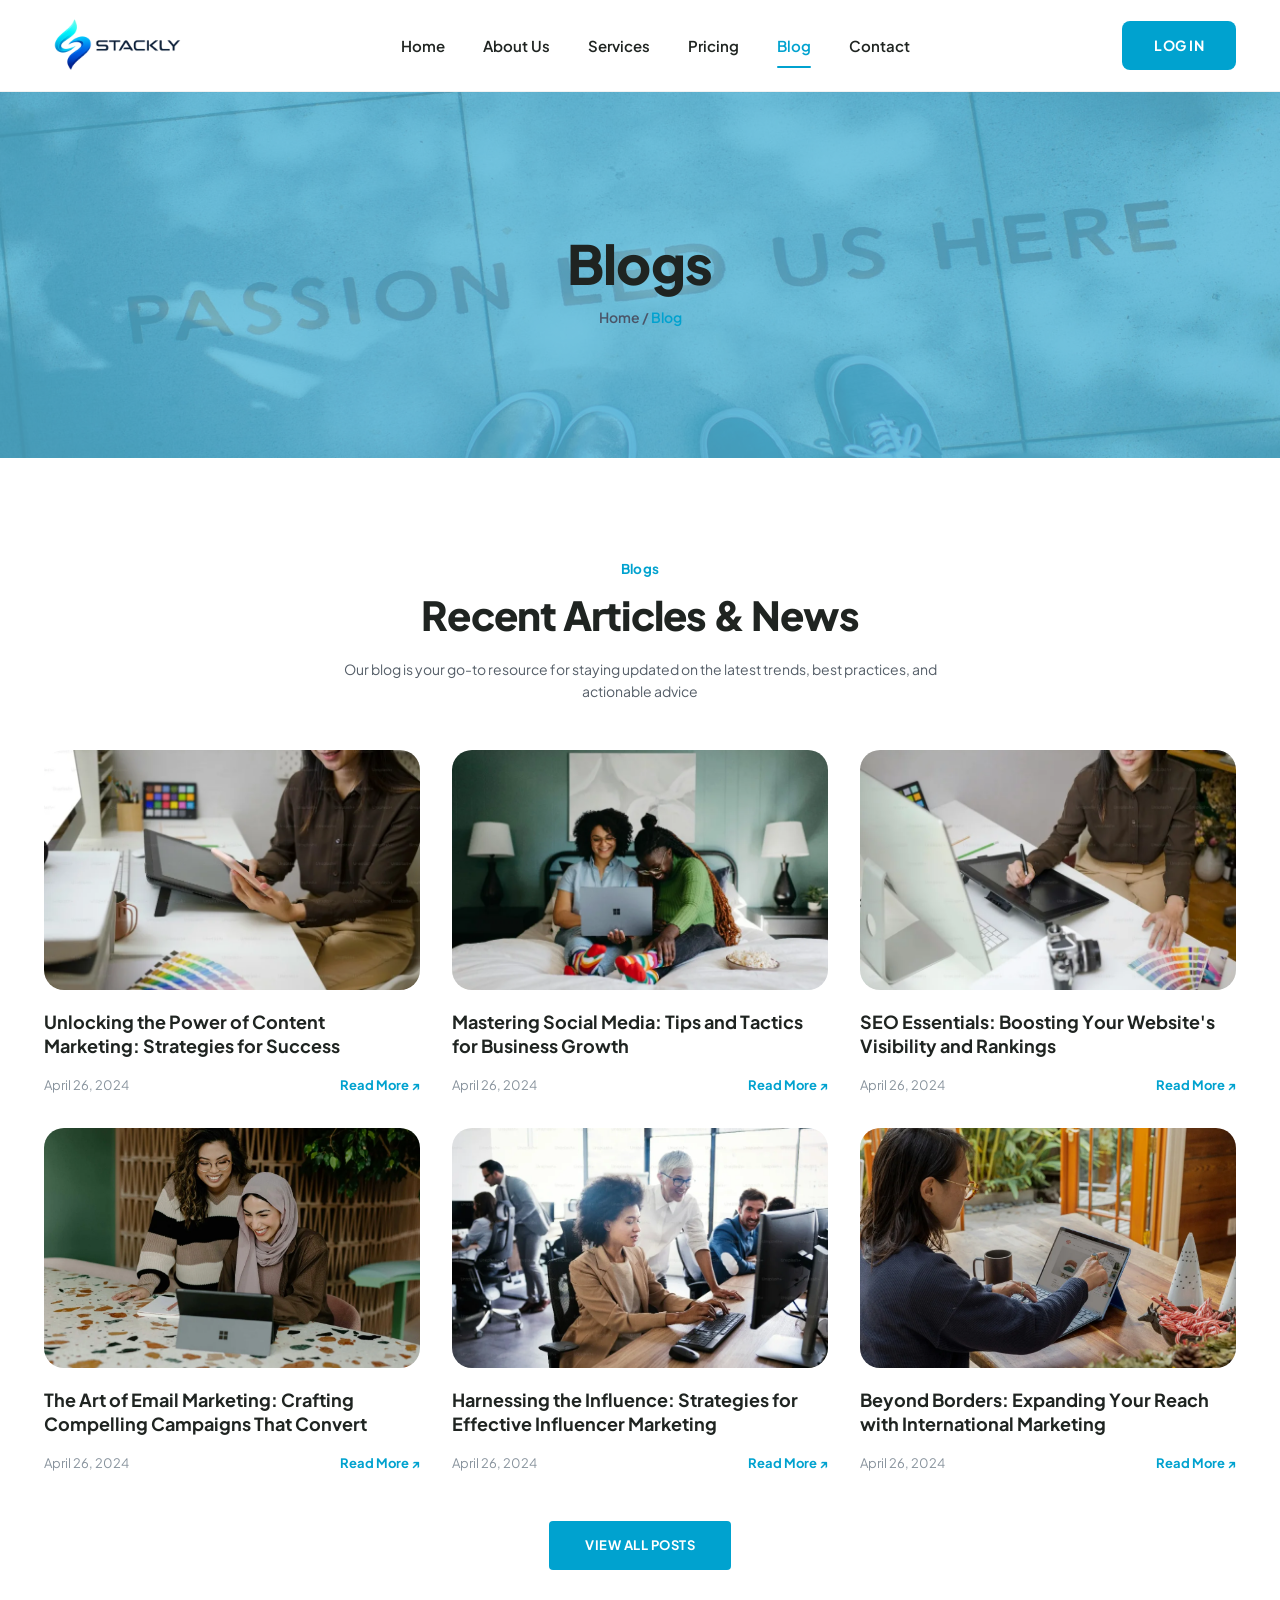
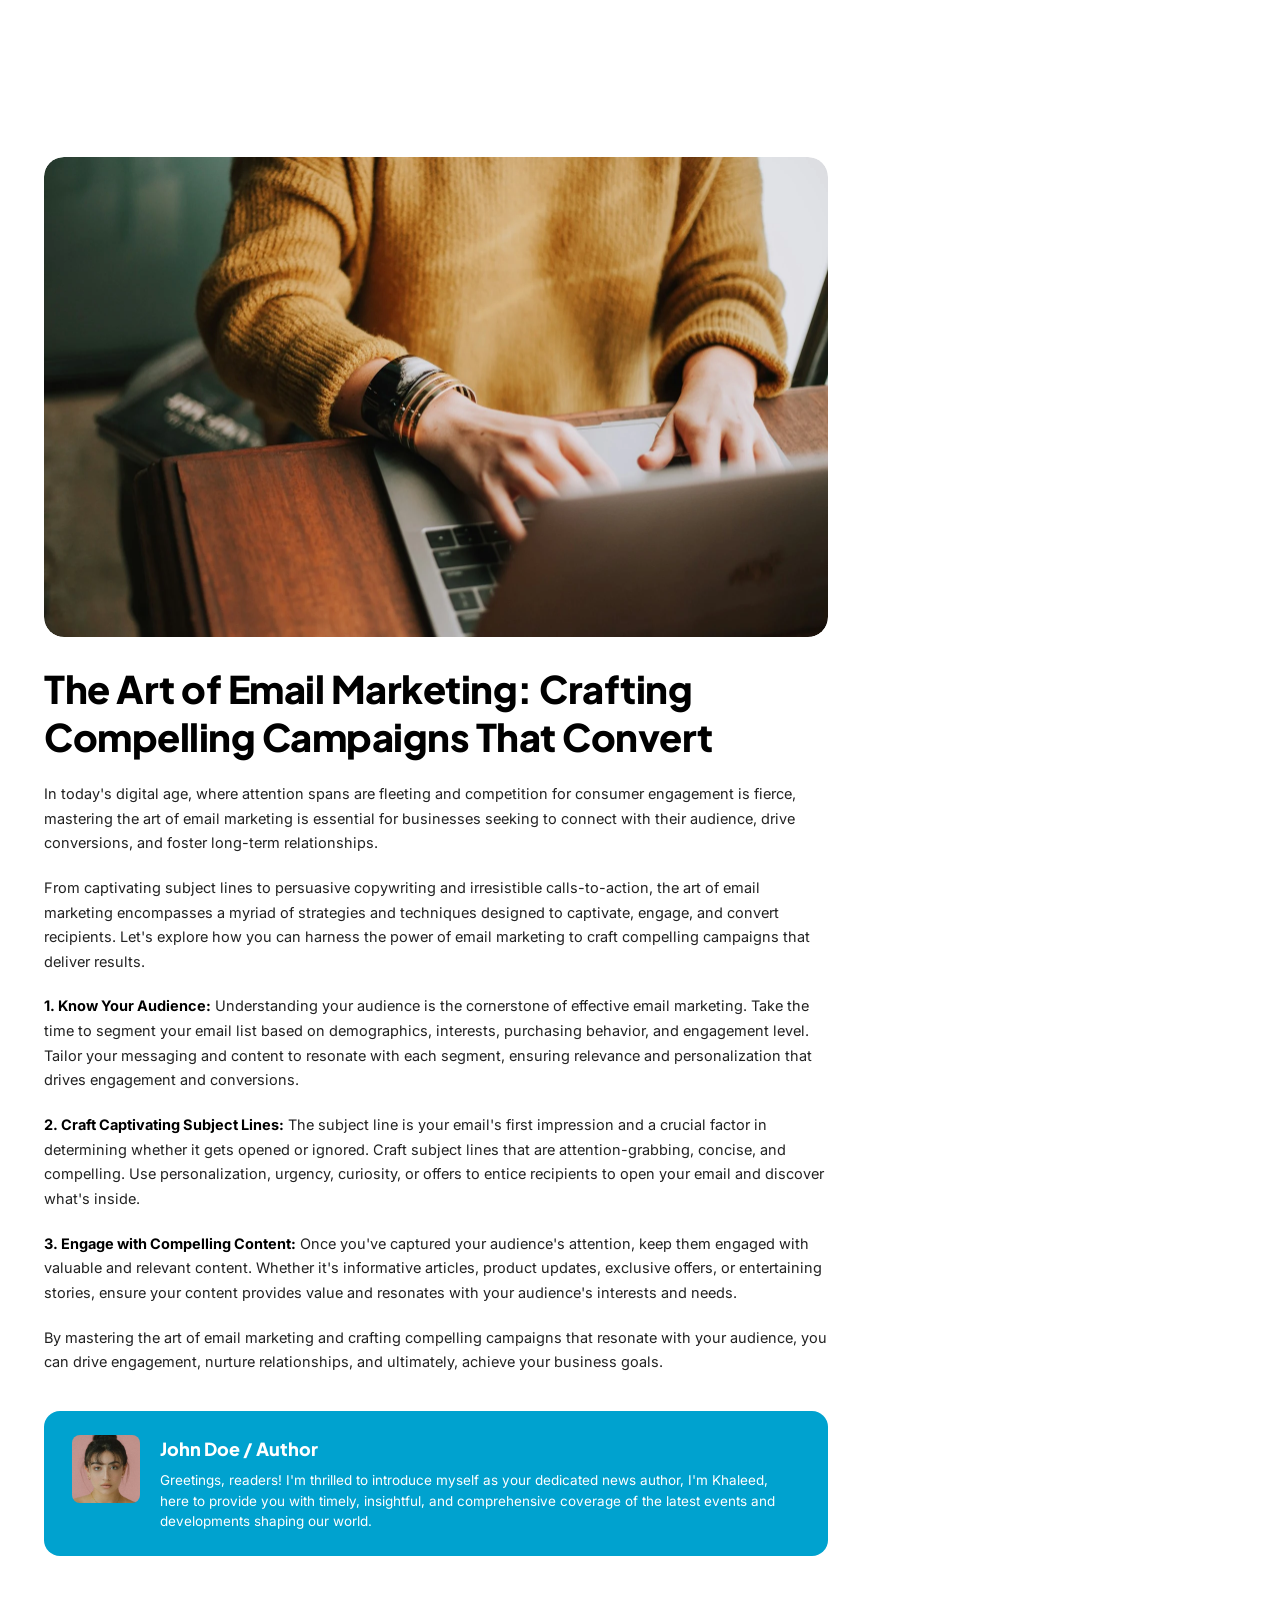
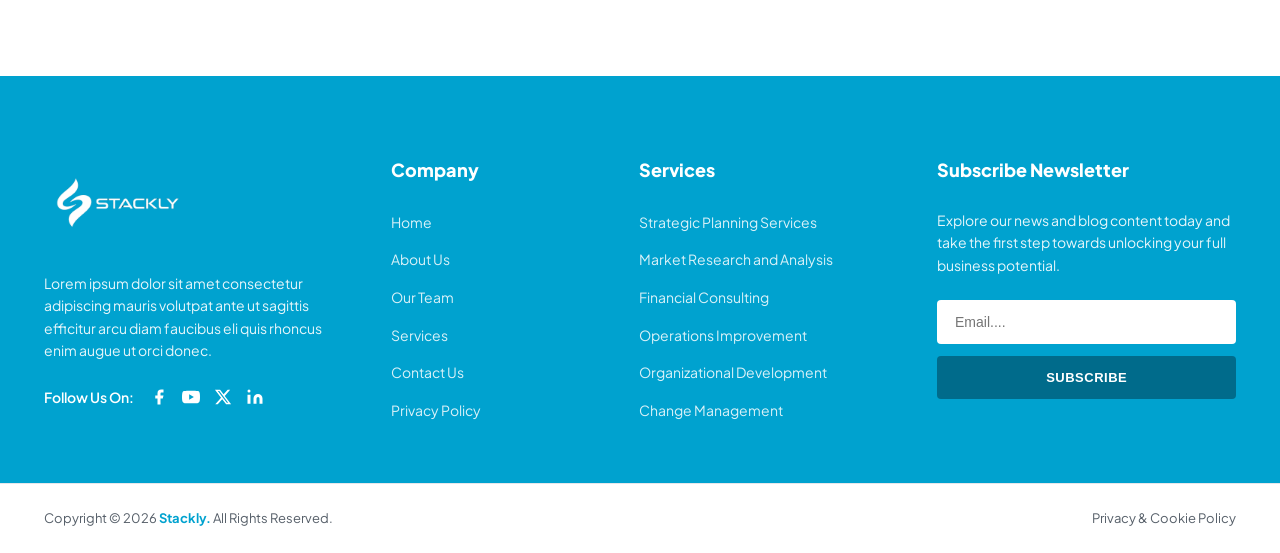
<file: blog.html>
<!DOCTYPE html>
<html lang="en">
<head>
  <meta charset="UTF-8">
  <meta name="viewport" content="width=device-width, initial-scale=1.0">
  <title>Blogs - Stackly</title>
  <!-- Google Fonts: Plus Jakarta Sans & Inter -->
  <link rel="preconnect" href="https://fonts.googleapis.com">
  <link rel="preconnect" href="https://fonts.gstatic.com" crossorigin>
  <link href="https://fonts.googleapis.com/css2?family=Plus+Jakarta+Sans:wght@400;500;600;700;800&family=Inter:wght@400;500;600;700&display=swap" rel="stylesheet">
  <link rel="stylesheet" href="style.css">
</head>
<body>
  <!-- Preloader -->
    <!-- Preloader Screen with Logo -->
  <div id="preloader">
    <div class="preloader-content">
      <img src="home.img/01-header-logo.webp" alt="Stackly Logo" class="preloader-logo">
      <div class="preloader-spinner"></div>
      <div class="preloader-bar-wrapper">
        <div class="preloader-bar"></div>
      </div>
    </div>
  </div>

  <!-- ================= 1. HEADER NAVBAR ================= -->
  <header class="navbar">
    <div class="container navbar-container">
      <a href="index.html" class="logo">
        <img src="home.img/01-header-logo.webp" alt="Stackly Logo" class="logo-img">
      </a>

      <!-- Mobile Hamburger Toggle -->
      <button class="hamburger" aria-label="Toggle Navigation">
        <span class="hamburger-bar"></span>
        <span class="hamburger-bar"></span>
        <span class="hamburger-bar"></span>
      </button>
      <nav class="nav-menu">
        <a href="index.html" class="nav-link">Home</a>
        <a href="about.html" class="nav-link">About Us</a>
        <a href="services.html" class="nav-link">Services</a>
        <a href="pricing.html" class="nav-link">Pricing</a>
        <a href="blog.html" class="nav-link active">Blog</a>
        <a href="contact.html" class="nav-link">Contact</a>
        <a href="login.html" class="btn-login mobile-login-btn">LOG IN</a>
      </nav>
      <a href="login.html" class="btn-login desktop-login-btn">LOG IN</a>
    </div>
  </header>

  <!-- ================= 2. PAGE BANNER ================= -->
  <section class="page-banner">
    <div class="page-banner-watermark">PASSION LED US HERE</div>
    <div class="container page-banner-content">
      <h1 class="page-banner-title">Blogs</h1>
      <p class="page-banner-breadcrumb">Home / <span>Blog</span></p>
    </div>
  </section>

  <!-- ================= 3. BLOGS SECTION ================= -->
  <section class="blogs-section">
    <div class="container">
      <div class="section-header text-center">
        <span class="section-tag center-tag">Blogs</span>
        <h2 class="section-title">Recent Articles &amp; News</h2>
        <p class="section-desc center-desc">
          Our blog is your go-to resource for staying updated on the latest trends, best practices, and actionable advice
        </p>
      </div>

      <div class="blogs-grid">
        <!-- Article 1 -->
        <div class="blog-card">
          <div class="blog-image-box">
            <img src="home.img/13-blog-1-interactive-content.webp" alt="Interactive Content Article">
            <span class="blog-pill-badge">Interactive content</span>
          </div>
          <h3 class="blog-title">Unlocking the Power of Content Marketing: Strategies for Success</h3>
          <div class="blog-footer">
            <span class="blog-date">April 26, 2024</span>
            <a href="blog.html" class="blog-link">Read More ↗</a>
          </div>
        </div>

        <!-- Article 2 -->
        <div class="blog-card">
          <div class="blog-image-box">
            <img src="home.img/13-blog-2-digital-marketing.webp" alt="Digital Marketing Article">
            <span class="blog-pill-badge">Digital Marketing</span>
          </div>
          <h3 class="blog-title">Mastering Social Media: Tips and Tactics for Business Growth</h3>
          <div class="blog-footer">
            <span class="blog-date">April 26, 2024</span>
            <a href="blog.html" class="blog-link">Read More ↗</a>
          </div>
        </div>

        <!-- Article 3 -->
        <div class="blog-card">
          <div class="blog-image-box">
            <img src="home.img/13-blog-3-marketing-tools.webp" alt="Marketing Tools Article">
            <span class="blog-pill-badge">Marketing Tools</span>
          </div>
          <h3 class="blog-title">SEO Essentials: Boosting Your Website's Visibility and Rankings</h3>
          <div class="blog-footer">
            <span class="blog-date">April 26, 2024</span>
            <a href="blog.html" class="blog-link">Read More ↗</a>
          </div>
        </div>

        <!-- Article 4 -->
        <div class="blog-card">
          <div class="blog-image-box">
            <img src="home.img/07-case-study-1.webp" alt="Email Marketing Article">
            <span class="blog-pill-badge">Marketing Tools</span>
          </div>
          <h3 class="blog-title">The Art of Email Marketing: Crafting Compelling Campaigns That Convert</h3>
          <div class="blog-footer">
            <span class="blog-date">April 26, 2024</span>
            <a href="blog.html" class="blog-link">Read More ↗</a>
          </div>
        </div>

        <!-- Article 5 -->
        <div class="blog-card">
          <div class="blog-image-box">
            <img src="home.img/02-hero-main-banner.webp" alt="Influencer Marketing Article">
            <span class="blog-pill-badge">Marketing Tools</span>
          </div>
          <h3 class="blog-title">Harnessing the Influence: Strategies for Effective Influencer Marketing</h3>
          <div class="blog-footer">
            <span class="blog-date">April 26, 2024</span>
            <a href="blog.html" class="blog-link">Read More ↗</a>
          </div>
        </div>

        <!-- Article 6 -->
        <div class="blog-card">
          <div class="blog-image-box">
            <img src="home.img/07-case-study-3.webp" alt="International Marketing Article">
            <span class="blog-pill-badge">Marketing Tools</span>
          </div>
          <h3 class="blog-title">Beyond Borders: Expanding Your Reach with International Marketing</h3>
          <div class="blog-footer">
            <span class="blog-date">April 26, 2024</span>
            <a href="blog.html" class="blog-link">Read More ↗</a>
          </div>
        </div>
      </div>

      <div class="text-center mt-48">
        <a href="blog.html" class="btn-primary-filled">VIEW ALL POSTS</a>
      </div>
    </div>
  </section>

  <!-- ================= FEATURED ARTICLE & SIDEBAR SECTION (EXACT DESIGN FROM IMAGE) ================= -->
  <section class="blog-detail-section">
    <div class="container blog-detail-layout">
      
      <!-- Left Main Column: Article Content -->
      <div class="blog-detail-main">
        <!-- Hero Feature Image -->
        <div class="blog-detail-hero-img">
          <img src="home.img/Strategic Planning Services 1.webp" alt="Email Marketing Article Banner">
        </div>

        <!-- Main Title -->
        <h1 class="blog-detail-title">The Art of Email Marketing: Crafting Compelling Campaigns That Convert</h1>

        <!-- Article Body Paragraphs -->
        <div class="blog-detail-body">
          <p>
            In today's digital age, where attention spans are fleeting and competition for consumer engagement is fierce, mastering the art of email marketing is essential for businesses seeking to connect with their audience, drive conversions, and foster long-term relationships.
          </p>

          <p>
            From captivating subject lines to persuasive copywriting and irresistible calls-to-action, the art of email marketing encompasses a myriad of strategies and techniques designed to captivate, engage, and convert recipients. Let's explore how you can harness the power of email marketing to craft compelling campaigns that deliver results.
          </p>

          <p>
            <strong>1. Know Your Audience:</strong> Understanding your audience is the cornerstone of effective email marketing. Take the time to segment your email list based on demographics, interests, purchasing behavior, and engagement level. Tailor your messaging and content to resonate with each segment, ensuring relevance and personalization that drives engagement and conversions.
          </p>

          <p>
            <strong>2. Craft Captivating Subject Lines:</strong> The subject line is your email's first impression and a crucial factor in determining whether it gets opened or ignored. Craft subject lines that are attention-grabbing, concise, and compelling. Use personalization, urgency, curiosity, or offers to entice recipients to open your email and discover what's inside.
          </p>

          <p>
            <strong>3. Engage with Compelling Content:</strong> Once you've captured your audience's attention, keep them engaged with valuable and relevant content. Whether it's informative articles, product updates, exclusive offers, or entertaining stories, ensure your content provides value and resonates with your audience's interests and needs.
          </p>

          <p>
            By mastering the art of email marketing and crafting compelling campaigns that resonate with your audience, you can drive engagement, nurture relationships, and ultimately, achieve your business goals.
          </p>
        </div>

        <!-- John Doe / Author Bio Box -->
        <div class="author-bio-card">
          <img src="home.img/02-hero-customer-avatar-1.webp" alt="John Doe / Author Avatar" class="author-avatar">
          <div class="author-info">
            <h3 class="author-name">John Doe / Author</h3>
            <p class="author-text">
              Greetings, readers! I'm thrilled to introduce myself as your dedicated news author, I'm Khaleed, here to provide you with timely, insightful, and comprehensive coverage of the latest events and developments shaping our world.
            </p>
          </div>
        </div>
      </div>

      <!-- Right Sidebar Column -->
      <aside class="blog-detail-sidebar">
        
        <!-- Archives Widget -->
        <div class="sidebar-widget archives-widget">
          <h3 class="widget-title">Archives</h3>
          <div class="archives-list">
            
            <a href="blog.html" class="archive-item">
              <img src="home.img/13-blog-1-interactive-content.webp" alt="Unlocking Content Marketing" class="archive-thumb">
              <div>
                <h4 class="archive-title">Unlocking the Power of Content Marketing: Strategies for Success</h4>
                <span class="archive-date">April 1, 2024</span>
              </div>
            </a>

            <a href="blog.html" class="archive-item">
              <img src="home.img/13-blog-2-digital-marketing.webp" alt="Mastering Social Media" class="archive-thumb">
              <div>
                <h4 class="archive-title">Mastering Social Media: Tips and Tactics for Business ...</h4>
                <span class="archive-date">April 1, 2024</span>
              </div>
            </a>

            <a href="blog.html" class="archive-item">
              <img src="home.img/13-blog-3-marketing-tools.webp" alt="The Art of Email Marketing" class="archive-thumb">
              <div>
                <h4 class="archive-title">The Art of Email Marketing: Crafting Compelling ...</h4>
                <span class="archive-date">April 1, 2024</span>
              </div>
            </a>

            <a href="blog.html" class="archive-item">
              <img src="home.img/07-case-study-1.webp" alt="Unlocking Content Marketing" class="archive-thumb">
              <div>
                <h4 class="archive-title">Unlocking the Power of Content Marketing: Strategies for Success</h4>
                <span class="archive-date">April 1, 2024</span>
              </div>
            </a>

            <a href="blog.html" class="archive-item">
              <img src="home.img/07-case-study-3.webp" alt="Beyond Borders" class="archive-thumb">
              <div>
                <h4 class="archive-title">Beyond Borders: Expanding Your Reach with International ...</h4>
                <span class="archive-date">April 1, 2024</span>
              </div>
            </a>

          </div>
        </div>

        <!-- Request Solution CTA Card Widget -->
        <div class="sidebar-widget cta-sidebar-widget">
          <div class="cta-sidebar-content">
            <h3 class="cta-sidebar-title">Request a Customized Solution for Your Business!</h3>
            <p class="cta-sidebar-desc">
              Every business is unique. Request a tailored solution crafted specifically for your organization's challenges and goals.
            </p>
            <a href="contact.html" class="btn-cta-sidebar">CONTACT US</a>
          </div>
        </div>

      </aside>

    </div>
  </section>

  <!-- ================= 4. CYAN MAIN FOOTER ================= -->
    

  <footer class="footer-cyan">
    <div class="container footer-grid">
      <div class="footer-col brand-col">
        <div class="footer-logo">
          <img src="home.img/14-footer-logo-white.webp" alt="Stackly Logo" class="footer-logo-img">
        </div>
        <p class="footer-desc">
          Lorem ipsum dolor sit amet consectetur adipiscing mauris volutpat ante ut sagittis efficitur arcu diam faucibus eli quis rhoncus enim augue ut orci donec.
        </p>
        <div class="social-follow white-socials">
          <span class="follow-label white-text">Follow Us On:</span>
          <div class="social-icons">
            <a href="https://www.facebook.com" target="_blank" rel="noopener noreferrer" aria-label="Facebook"><svg viewBox="0 0 24 24" fill="currentColor"><path d="M18 2h-3a5 5 0 0 0-5 5v3H7v4h3v8h4v-8h3l1-4h-4V7a1 1 0 0 1 1-1h3z"/></svg></a>
            <a href="https://www.youtube.com" target="_blank" rel="noopener noreferrer" aria-label="YouTube"><svg viewBox="0 0 24 24" fill="currentColor"><path d="M23.498 6.186a3.016 3.016 0 0 0-2.122-2.136C19.505 3.545 12 3.545 12 3.545s-7.505 0-9.377.505A3.017 3.017 0 0 0 .502 6.186C0 8.07 0 12 0 12s0 3.93.502 5.814a3.016 3.016 0 0 0 2.122 2.136c1.871.505 9.376.505 9.376.505s7.505 0 9.377-.505a3.015 3.015 0 0 0 2.122-2.136C24 15.93 24 12 24 12s0-3.93-.502-5.814zM9.545 15.568V8.432L15.818 12l-6.273 3.568z"/></svg></a>
            <a href="https://x.com" target="_blank" rel="noopener noreferrer" aria-label="X"><svg viewBox="0 0 24 24" fill="currentColor"><path d="M18.244 2.25h3.308l-7.227 8.26 8.502 11.24H16.17l-5.214-6.817L4.99 21.75H1.68l7.73-8.835L1.254 2.25H8.08l4.713 6.231zm-1.161 17.52h1.833L7.084 4.126H5.117z"/></svg></a>
            <a href="https://www.linkedin.com" target="_blank" rel="noopener noreferrer" aria-label="LinkedIn"><svg viewBox="0 0 24 24" fill="currentColor"><path d="M16 8a6 6 0 0 1 6 6v7h-4v-7a2 2 0 0 0-2-2 2 2 0 0 0-2 2v7h-4v-7a6 6 0 0 1 6-6z M2 9h4v12H2z M4 2a2 2 0 1 0 0 4 2 2 0 0 0 0-4z"/></svg></a>
          </div>
        </div>
      </div>

      <div class="footer-col">
        <h4 class="footer-heading">Company</h4>
        <ul class="footer-links">
          <li><a href="index.html">Home</a></li>
          <li><a href="about.html">About Us</a></li>
          <li><a href="services.html">Our Team</a></li>
          <li><a href="services.html">Services</a></li>
          <li><a href="contact.html">Contact Us</a></li>
          <li><a href="contact.html">Privacy Policy</a></li>
        </ul>
      </div>

      <div class="footer-col">
        <h4 class="footer-heading">Services</h4>
        <ul class="footer-links">
          <li><a href="services.html">Strategic Planning Services</a></li>
          <li><a href="services.html">Market Research and Analysis</a></li>
          <li><a href="services.html">Financial Consulting</a></li>
          <li><a href="services.html">Operations Improvement</a></li>
          <li><a href="services.html">Organizational Development</a></li>
          <li><a href="services.html">Change Management</a></li>
        </ul>
      </div>

      <div class="footer-col">
        <h4 class="footer-heading">Subscribe Newsletter</h4>
        <p class="footer-sub-text">
          Explore our news and blog content today and take the first step towards unlocking your full business potential.
        </p>
        <form class="newsletter-form">
          <input type="email" placeholder="Email...." class="newsletter-input" required>
          <button type="submit" class="btn-subscribe">SUBSCRIBE</button>
        </form>
      </div>
    </div>
  </footer>

  <!-- ================= 5. COPYRIGHT BOTTOM BAR ================= -->
  <div class="copyright-bar">
    <div class="container copyright-container">
      <p class="copy-text">Copyright © 2026 <span class="cyan-brand">Stackly.</span> All Rights Reserved.</p>
      <a href="contact.html" class="privacy-link">Privacy &amp; Cookie Policy</a>
    </div>
  </div>

  <script src="main.js"></script>
</body>
</html>
</file>
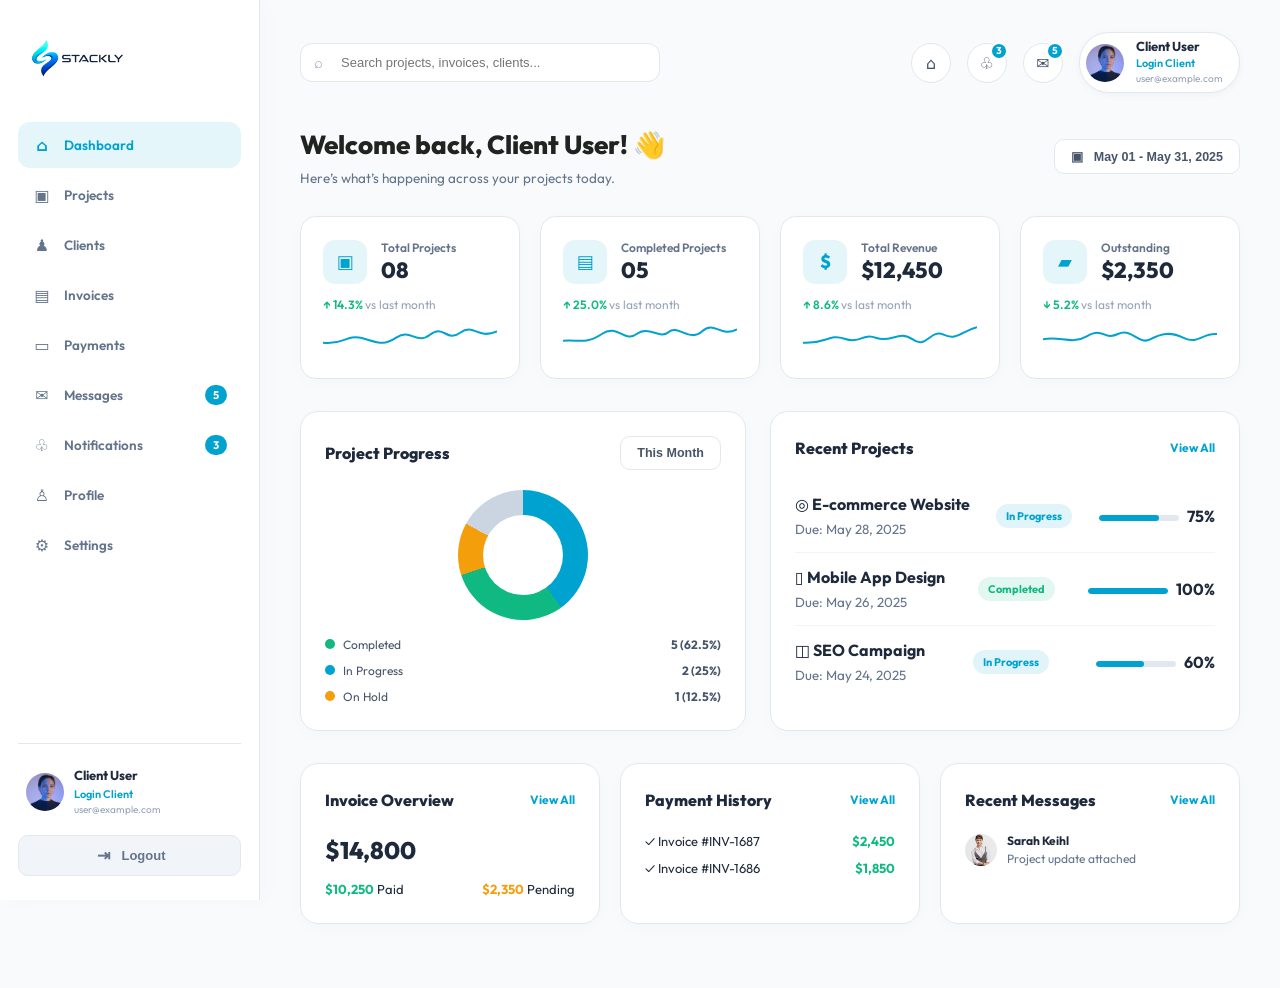
<file: client-dashboard.html>
<!doctype html>
<html lang="en">
<head>
  <meta charset="utf-8">
  <meta name="viewport" content="width=device-width, initial-scale=1">
  <title>Client Dashboard - Stackly Consulting</title>
  <link rel="preconnect" href="https://fonts.googleapis.com">
  <link rel="preconnect" href="https://fonts.gstatic.com" crossorigin>
  <link href="https://fonts.googleapis.com/css2?family=Outfit:wght@400;500;600;700;800&family=Inter:wght@400;500;600;700&display=swap" rel="stylesheet">
  
  <style>
    /* ==========================================================================
       STACKLY DASHBOARDS - SELF-CONTAINED CYAN DESIGN SYSTEM
       ========================================================================== */
    *, *::before, *::after {
      box-sizing: border-box;
      margin: 0;
      padding: 0;
    }

    body.admin-dashboard-body {
      background-color: #F8FAFC !important;
      color: #1E293B !important;
      font-family: 'Outfit', 'Inter', system-ui, -apple-system, sans-serif !important;
      line-height: 1.5;
      min-height: 100vh;
    }

    a {
      color: inherit;
      text-decoration: none;
    }

    .admin-app {
      display: flex;
      min-height: 100vh;
      width: 100%;
    }

    /* --- Sidebar --- */
    .admin-sidebar {
      width: 260px;
      background-color: #FFFFFF;
      border-right: 1px solid #E2E8F0;
      display: flex;
      flex-direction: column;
      position: fixed;
      top: 0;
      bottom: 0;
      left: 0;
      z-index: 1000;
      padding: 24px 18px;
      box-shadow: 4px 0 24px rgba(0, 0, 0, 0.02);
      transition: transform 0.3s cubic-bezier(0.22, 1, 0.36, 1);
    }

    .admin-logo {
      display: flex;
      align-items: center;
      gap: 12px;
      font-size: 20px;
      font-weight: 800;
      color: #1F2421;
      text-decoration: none;
      margin-bottom: 28px;
      padding-left: 6px;
    }

    .admin-logo img {
      height: 70px;
      width: auto;
      object-fit: contain;
    }

    .dashboard-mobile-brand img {
      height: 70px;
      width: auto;
      object-fit: contain;
    }

    .admin-nav {
      display: flex;
      flex-direction: column;
      gap: 4px;
      flex: 1;
      overflow-y: auto;
    }

    .admin-nav a {
      display: flex;
      align-items: center;
      gap: 12px;
      padding: 11px 14px;
      border-radius: 12px;
      font-size: 13.5px;
      font-weight: 600;
      color: #64748B;
      text-decoration: none;
      transition: all 0.25s ease;
    }

    .admin-nav a:hover,
    .admin-nav a.active {
      background-color: rgba(0, 162, 207, 0.1);
      color: #00A2CF;
    }

    .admin-icon {
      font-size: 16px;
      width: 20px;
      text-align: center;
      color: currentColor;
    }

    .admin-badge {
      margin-left: auto;
      background-color: #00A2CF;
      color: #FFFFFF;
      font-size: 11px;
      font-weight: 700;
      padding: 2px 8px;
      border-radius: 10px;
    }

    .upgrade-card {
      background: linear-gradient(135deg, #00A2CF 0%, #0088B0 100%);
      color: #FFFFFF;
      border-radius: 16px;
      padding: 20px 16px;
      margin: 16px 0;
      text-align: center;
      box-shadow: 0 10px 24px rgba(0, 162, 207, 0.3);
    }

    .upgrade-icon {
      font-size: 22px;
      margin-bottom: 6px;
    }

    .upgrade-card h3 {
      font-size: 15px;
      font-weight: 700;
      margin-bottom: 4px;
    }

    .upgrade-card p {
      font-size: 12px;
      opacity: 0.9;
      line-height: 1.4;
      margin-bottom: 12px;
    }

    .upgrade-card button {
      background-color: #FFFFFF;
      color: #00A2CF;
      border: none;
      font-size: 12px;
      font-weight: 700;
      padding: 8px 18px;
      border-radius: 20px;
      cursor: pointer;
      transition: transform 0.2s ease, box-shadow 0.2s ease;
    }

    .upgrade-card button:hover {
      transform: translateY(-2px);
      box-shadow: 0 4px 12px rgba(0, 0, 0, 0.15);
    }

    .admin-sidebar-bottom {
      border-top: 1px solid #E2E8F0;
      padding-top: 16px;
      margin-top: auto;
    }

    .admin-mini-profile {
      display: flex;
      align-items: center;
      gap: 10px;
      margin-bottom: 12px;
      padding: 6px 8px;
    }

    .admin-mini-profile div {
      display: flex;
      flex-direction: column;
    }

    .admin-mini-profile strong {
      font-size: 13px;
      color: #1E293B;
    }

    .admin-mini-profile span {
      font-size: 11px;
      color: #00A2CF;
      font-weight: 600;
    }

    .admin-mini-profile small {
      font-size: 10px;
      color: #94A3B8;
    }

    .admin-logout {
      width: 100%;
      background: #F1F5F9;
      border: 1px solid #E2E8F0;
      color: #64748B;
      font-size: 13px;
      font-weight: 600;
      padding: 10px;
      border-radius: 10px;
      cursor: pointer;
      display: flex;
      align-items: center;
      justify-content: center;
      gap: 8px;
      transition: all 0.25s ease;
    }

    .admin-logout:hover {
      background-color: #EF4444;
      color: #FFFFFF;
      border-color: #EF4444;
    }

    /* --- Main Container --- */
    .admin-main {
      flex: 1;
      margin-left: 260px;
      padding: 32px 40px;
      min-width: 0;
    }

    .admin-topbar {
      display: flex;
      align-items: center;
      justify-content: space-between;
      margin-bottom: 32px;
      gap: 20px;
    }

    .admin-search {
      position: relative;
      width: 360px;
    }

    .admin-search input {
      width: 100%;
      padding: 11px 16px 11px 40px;
      border-radius: 12px;
      border: 1px solid #E2E8F0;
      background-color: #FFFFFF;
      font-size: 13px;
      outline: none;
      transition: border-color 0.25s ease, box-shadow 0.25s ease;
    }

    .admin-search input:focus {
      border-color: #00A2CF;
      box-shadow: 0 0 0 3px rgba(0, 162, 207, 0.15);
    }

    .admin-search span {
      position: absolute;
      left: 14px;
      top: 50%;
      transform: translateY(-50%);
      color: #94A3B8;
      font-size: 15px;
    }

    .admin-top-actions {
      display: flex;
      align-items: center;
      gap: 16px;
    }

    .admin-action-icon {
      width: 40px;
      height: 40px;
      border-radius: 50%;
      background-color: #FFFFFF;
      border: 1px solid #E2E8F0;
      display: flex;
      align-items: center;
      justify-content: center;
      font-size: 16px;
      color: #475569;
      cursor: pointer;
      position: relative;
      transition: all 0.25s ease;
    }

    .admin-action-icon:hover {
      background-color: rgba(0, 162, 207, 0.1);
      color: #00A2CF;
      border-color: rgba(0, 162, 207, 0.3);
    }

    .admin-dot {
      position: absolute;
      top: -2px;
      right: -2px;
      background-color: #00A2CF;
      color: #FFFFFF;
      font-size: 10px;
      font-weight: 700;
      width: 18px;
      height: 18px;
      border-radius: 50%;
      display: flex;
      align-items: center;
      justify-content: center;
      border: 2px solid #FFFFFF;
    }

    .admin-profile {
      display: flex;
      align-items: center;
      gap: 12px;
      background-color: #FFFFFF;
      padding: 6px 16px 6px 6px;
      border-radius: 30px;
      border: 1px solid #E2E8F0;
      box-shadow: 0 2px 8px rgba(0, 0, 0, 0.04);
    }

    .admin-avatar {
      width: 38px;
      height: 38px;
      border-radius: 50%;
      object-fit: cover;
    }

    .admin-profile div {
      display: flex;
      flex-direction: column;
    }

    .admin-profile strong {
      font-size: 13px;
      color: #1E293B;
      line-height: 1.2;
    }

    .admin-profile span {
      font-size: 11px;
      color: #00A2CF;
      font-weight: 600;
    }

    .admin-profile small {
      font-size: 10px;
      color: #94A3B8;
    }

    /* Page Tab Views */
    .admin-page {
      display: none;
      animation: fadeInDash 0.35s ease forwards;
    }

    .admin-page.active {
      display: block;
    }

    @keyframes fadeInDash {
      from { opacity: 0; transform: translateY(8px); }
      to { opacity: 1; transform: translateY(0); }
    }

    .admin-title-row {
      display: flex;
      align-items: center;
      justify-content: space-between;
      margin-bottom: 28px;
    }

    .admin-title-row h1 {
      font-size: 26px;
      font-weight: 800;
      color: #1F2421;
      margin-bottom: 4px;
    }

    .admin-title-row p {
      font-size: 13.5px;
      color: #64748B;
    }

    .admin-select, .admin-date {
      background-color: #FFFFFF;
      border: 1px solid #E2E8F0;
      padding: 9px 16px;
      border-radius: 10px;
      font-size: 12.5px;
      font-weight: 600;
      color: #475569;
      cursor: pointer;
      transition: all 0.25s ease;
    }

    .admin-select:hover, .admin-date:hover {
      border-color: #00A2CF;
      color: #00A2CF;
    }

    .primary-dash-btn {
      background-color: #00A2CF;
      color: #FFFFFF;
      font-size: 13px;
      font-weight: 700;
      padding: 10px 22px;
      border-radius: 10px;
      border: none;
      cursor: pointer;
      box-shadow: 0 4px 14px rgba(0, 162, 207, 0.25);
      transition: all 0.25s ease;
    }

    .primary-dash-btn:hover {
      background-color: #0088B0;
      transform: translateY(-2px);
      box-shadow: 0 6px 18px rgba(0, 162, 207, 0.35);
    }

    /* KPI Cards Row */
    .admin-kpis {
      display: grid;
      grid-template-columns: repeat(4, 1fr);
      gap: 20px;
      margin-bottom: 32px;
    }

    .admin-kpi {
      background-color: #FFFFFF;
      border-radius: 16px;
      padding: 22px;
      border: 1px solid #E2E8F0;
      box-shadow: 0 4px 16px rgba(0, 0, 0, 0.02);
      transition: transform 0.3s ease, box-shadow 0.3s ease, border-color 0.3s ease;
    }

    .admin-kpi:hover {
      transform: translateY(-4px);
      border-color: rgba(0, 162, 207, 0.3);
      box-shadow: 0 12px 28px rgba(0, 162, 207, 0.15);
    }

    .admin-kpi-top {
      display: flex;
      align-items: center;
      gap: 14px;
      margin-bottom: 12px;
    }

    .admin-kpi-icon {
      width: 44px;
      height: 44px;
      border-radius: 12px;
      background-color: rgba(0, 162, 207, 0.1);
      color: #00A2CF;
      display: flex;
      align-items: center;
      justify-content: center;
      font-size: 18px;
      font-weight: 800;
      flex-shrink: 0;
    }

    .admin-kpi-top div span {
      font-size: 12px;
      color: #64748B;
      font-weight: 600;
      display: block;
    }

    .admin-kpi-top div strong {
      font-size: 22px;
      font-weight: 800;
      color: #1E293B;
      line-height: 1.2;
    }

    .admin-trend {
      font-size: 12px;
      font-weight: 600;
      color: #10B981;
      margin-bottom: 12px;
    }

    .admin-trend span {
      color: #94A3B8;
      font-weight: 400;
    }

    .sparkline svg path {
      stroke: #00A2CF !important;
    }

    /* Dashboard Panels & Grids */
    .admin-grid, .user-dashboard-grid {
      display: grid;
      grid-template-columns: 2fr 1fr 1fr;
      gap: 24px;
      margin-bottom: 32px;
    }

    .admin-bottom-grid, .user-bottom-grid, .admin-cards-3col {
      display: grid;
      grid-template-columns: repeat(3, 1fr);
      gap: 20px;
      margin-bottom: 32px;
    }

    .admin-panel {
      background-color: #FFFFFF;
      border-radius: 18px;
      padding: 24px;
      border: 1px solid #E2E8F0;
      box-shadow: 0 4px 16px rgba(0, 0, 0, 0.02);
    }

    .admin-panel-head {
      display: flex;
      align-items: center;
      justify-content: space-between;
      margin-bottom: 20px;
      gap: 10px;
      flex-wrap: wrap;
    }

    .admin-panel-head h3 {
      font-size: 16px;
      font-weight: 800;
      color: #1E293B;
      margin: 0;
      white-space: normal;
    }

    .admin-view {
      font-size: 12px;
      font-weight: 700;
      color: #00A2CF;
      text-decoration: none;
      cursor: pointer;
      white-space: nowrap;
      margin-left: auto;
    }

    .admin-view:hover {
      text-decoration: underline;
    }

    /* Charts & Donut */
    .admin-chart svg {
      width: 100%;
      height: 220px;
    }

    .donut-wrap {
      display: flex;
      flex-direction: column;
      align-items: center;
      gap: 16px;
    }

    .donut {
      width: 130px;
      height: 130px;
      border-radius: 50%;
      background: conic-gradient(#00A2CF 0% 40%, #10B981 40% 70%, #F59E0B 70% 83%, #CBD5E1 83% 100%);
      position: relative;
      display: flex;
      align-items: center;
      justify-content: center;
    }

    .donut:before {
      content: "";
      width: 80px;
      height: 80px;
      background-color: #FFFFFF;
      border-radius: 50%;
    }

    .status-list {
      display: flex;
      flex-direction: column;
      gap: 8px;
      width: 100%;
    }

    .status-list div {
      display: flex;
      justify-content: space-between;
      font-size: 12px;
      color: #475569;
    }

    .legend-dot {
      width: 10px;
      height: 10px;
      border-radius: 50%;
      display: inline-block;
      margin-right: 8px;
    }

    .legend-dot.green { background-color: #10B981; }
    .legend-dot.red { background-color: #00A2CF; }
    .legend-dot.yellow { background-color: #F59E0B; }
    .legend-dot.gray { background-color: #CBD5E1; }

    /* Status Tags */
    .tag {
      font-size: 11px;
      font-weight: 700;
      padding: 4px 10px;
      border-radius: 12px;
      display: inline-block;
    }

    .tag.greentag { background-color: rgba(16, 185, 129, 0.12); color: #10B981; }
    .tag.redtag { background-color: rgba(0, 162, 207, 0.12); color: #00A2CF; }
    .tag.yellowtag { background-color: rgba(245, 158, 11, 0.12); color: #F59E0B; }

    /* Data Tables & Lists */
    .big-table {
      overflow-x: auto;
    }

    .big-table table {
      width: 100%;
      border-collapse: collapse;
      text-align: left;
    }

    .big-table th {
      font-size: 12px;
      font-weight: 700;
      color: #64748B;
      padding: 12px 16px;
      border-bottom: 1px solid #E2E8F0;
      background-color: #F8FAFC;
    }

    .big-table td {
      font-size: 13px;
      color: #334155;
      padding: 14px 16px;
      border-bottom: 1px solid #F1F5F9;
    }

    .big-table tr:hover td {
      background-color: #F8FAFC;
      cursor: pointer;
    }

    .dash-input {
      width: 100%;
      max-width: 320px;
      padding: 10px 14px;
      border-radius: 10px;
      border: 1px solid #E2E8F0;
      font-size: 13px;
      margin-bottom: 16px;
      outline: none;
    }

    .dash-input:focus {
      border-color: #00A2CF;
    }

    .mini-line {
      display: inline-block;
      width: 80px;
      height: 6px;
      background-color: #E2E8F0;
      border-radius: 4px;
      overflow: hidden;
      margin-right: 8px;
      vertical-align: middle;
    }

    .mini-line i {
      display: block;
      height: 100%;
      background-color: #00A2CF;
      border-radius: 4px;
    }

    .progress-track {
      width: 100%;
      height: 8px;
      background-color: #E2E8F0;
      border-radius: 4px;
      overflow: hidden;
    }

    .progress-track i {
      display: block;
      height: 100%;
      background-color: #00A2CF;
      border-radius: 4px;
    }

    .dash-filters {
      display: flex;
      gap: 10px;
      margin-bottom: 20px;
      flex-wrap: wrap;
    }

    .dash-filters button {
      padding: 8px 16px;
      border-radius: 20px;
      background-color: #FFFFFF;
      border: 1px solid #E2E8F0;
      color: #64748B;
      font-size: 12.5px;
      font-weight: 600;
      cursor: pointer;
      transition: all 0.25s ease;
    }

    .dash-filters button.active, .dash-filters button:hover {
      background-color: #00A2CF;
      color: #FFFFFF;
      border-color: #00A2CF;
    }

    /* Mobile Responsive Header */
    .dashboard-mobile-head {
      display: flex;
      align-items: center;
      justify-content: space-between;
      padding: 10px 16px;
      background-color: #FFFFFF;
      border-bottom: 1px solid #E2E8F0;
      margin: 0;
    }

    @media (min-width: 1025px) {
      .dashboard-mobile-head {
        display: none;
      }
    }

    .dashboard-mobile-brand {
      display: flex;
      align-items: center;
      gap: 10px;
      font-size: 18px;
      font-weight: 800;
      color: #1F2421;
      text-decoration: none;
    }

    .dashboard-mobile-brand img {
      height: 70px !important;
      max-height: 70px !important;
      width: auto;
      object-fit: contain;
    }

    .dashboard-mobile-toggle {
      display: none;
      position: fixed;
      top: 11px;
      right: 16px;
      z-index: 10001;
      background-color: #00A2CF;
      color: #FFFFFF;
      border: none;
      width: 42px;
      height: 42px;
      border-radius: 10px;
      font-size: 22px;
      cursor: pointer;
      box-shadow: 0 4px 14px rgba(0, 162, 207, 0.4);
    }

    @media (max-width: 1024px) {
      .dashboard-mobile-head {
        position: fixed;
        top: 0;
        left: 0;
        width: 100%;
        height: 70px;
        z-index: 9999;
        background-color: #FFFFFF;
        box-shadow: 0 2px 10px rgba(0, 0, 0, 0.05);
      }

      .admin-sidebar {
        position: fixed;
        top: 0;
        left: 0;
        height: 100vh;
        z-index: 10000;
        transform: translateX(-100%);
        transition: transform 0.35s cubic-bezier(0.22, 1, 0.36, 1);
        box-shadow: 0 0 30px rgba(0, 0, 0, 0.2);
      }

      .admin-app.sidebar-open .admin-sidebar {
        transform: translateX(0);
      }

      .admin-main {
        margin-left: 0;
        padding: 86px 16px 40px;
        width: 100%;
        max-width: 100vw;
        overflow-x: hidden;
        box-sizing: border-box;
      }

      .dashboard-mobile-toggle {
        display: flex;
        align-items: center;
        justify-content: center;
        position: fixed;
        top: 14px;
        right: 16px;
        z-index: 10001;
      }

      /* Single Column Card Layout for Mobile View (Display One By One) */
      .admin-kpis {
        grid-template-columns: 1fr !important;
        gap: 16px !important;
      }

      .admin-grid, .user-dashboard-grid, .dash-row-2col, .dash-row-3col, .dash-grid-2col, .dash-cards-grid, .admin-bottom-grid, .user-bottom-grid, .admin-cards-3col {
        grid-template-columns: 1fr !important;
        gap: 20px !important;
      }

      .kpi-card, .admin-card, .chart-card, .recent-orders-card, .stat-card {
        width: 100% !important;
        max-width: 100% !important;
        box-sizing: border-box !important;
      }

      .big-table {
        width: 100%;
        max-width: 100%;
        box-sizing: border-box;
        overflow-x: auto;
      }
    }

    @media (max-width: 640px) {
      .kpi-card {
        padding: 18px 16px;
      }

      .kpi-info h3 {
        font-size: 22px;
      }

      .admin-topbar {
        flex-direction: column;
        align-items: stretch;
        gap: 14px;
        padding-right: 52px;
      }

      .admin-search {
        width: 100%;
        max-width: 100%;
      }

      .admin-top-actions {
        width: 100%;
        justify-content: space-between;
      }

      .big-table table {
        min-width: 580px;
      }

      .dash-filters {
        flex-wrap: wrap;
        gap: 6px;
      }

      .dash-filters button {
        padding: 8px 12px;
        font-size: 12px;
      }
    }
  </style>

</head>
<body class="admin-dashboard-body user-dashboard-body">
  <div class="admin-app admin-v2 user-app">
    <!-- Sidebar Navigation -->
    <aside class="admin-sidebar">
      <a class="admin-logo" href="index.html">
        <img src="home.img/01-header-logo.webp" alt="Logo">
      </a>
      <nav class="admin-nav user-nav" aria-label="Dashboard navigation">
        <a class="active" href="#dashboard" data-user-tab="dashboard" data-admin-tab="dashboard"><span class="admin-icon">⌂</span>Dashboard</a>
        <a href="#projects" data-user-tab="projects" data-admin-tab="projects"><span class="admin-icon">▣</span>Projects</a>
        <a href="#clients" data-user-tab="clients" data-admin-tab="clients"><span class="admin-icon">♟</span>Clients</a>
        <a href="#invoices" data-user-tab="invoices" data-admin-tab="invoices"><span class="admin-icon">▤</span>Invoices</a>
        <a href="#payments" data-user-tab="payments" data-admin-tab="payments"><span class="admin-icon">▭</span>Payments</a>
        <a href="#messages" data-user-tab="messages" data-admin-tab="messages"><span class="admin-icon">✉</span>Messages <span class="admin-badge">5</span></a>
        <a href="#notifications" data-user-tab="notifications" data-admin-tab="notifications"><span class="admin-icon">♧</span>Notifications <span class="admin-badge">3</span></a>
        <a href="#profile" data-user-tab="profile" data-admin-tab="profile"><span class="admin-icon">♙</span>Profile</a>
        <a href="#settings" data-user-tab="settings" data-admin-tab="settings"><span class="admin-icon">⚙</span>Settings</a>
      </nav>
      <div class="admin-sidebar-bottom">
        <div class="admin-mini-profile">
          <img class="admin-avatar" src="home.img/02-hero-customer-avatar-2.webp" alt="Avatar">
          <div><strong>Client User</strong><span>Login Client</span><small>user@example.com</small></div>
        </div>
        <button class="admin-logout" data-user-tab="logout" data-admin-tab="logout" onclick="location.href='index.html'"><span class="admin-icon">⇥</span> Logout</button>
      </div>
    </aside>

    <!-- Main Content Body -->
    <main class="admin-main">
      <div class="dashboard-mobile-head" aria-label="Mobile dashboard header">
        <a class="dashboard-mobile-brand" href="index.html">
          <img src="home.img/01-header-logo.webp" alt="Logo">
        </a>
      </div>

      <!-- Topbar Header -->
      <div class="admin-topbar">
        <label class="admin-search">
          <input placeholder="Search projects, invoices, clients...">
          <span>⌕</span>
        </label>
        <div class="admin-top-actions">
          <a href="index.html" class="admin-action-icon" title="Public Website">⌂</a>
          <span class="admin-action-icon" title="Notifications">♧<b class="admin-dot">3</b></span>
          <span class="admin-action-icon" title="Messages">✉<b class="admin-dot">5</b></span>
          <div class="admin-profile">
            <img class="admin-avatar" src="home.img/02-hero-customer-avatar-2.webp" alt="Client User">
            <div><strong>Client User</strong><span>Login Client</span><small>user@example.com</small></div>
          </div>
        </div>
      </div>

      <!-- Section 1: Dashboard Overview -->
      <section class="admin-page active" id="dashboard">
        <div class="admin-title-row">
          <div><h1>Welcome back, Client User! 👋</h1><p>Here’s what’s happening across your projects today.</p></div>
          <button class="admin-select">▣ &nbsp; May 01 - May 31, 2025</button>
        </div>

        <div class="admin-kpis">
          <article class="admin-kpi">
            <div class="admin-kpi-top"><b class="admin-kpi-icon">▣</b><div><span>Total Projects</span><strong>08</strong></div></div>
            <p class="admin-trend">↑ 14.3% <span>vs last month</span></p>
            <div class="sparkline"><svg viewBox="0 0 260 35"><path d="M0 25 C30 29 35 12 58 18 S89 31 110 17 139 29 160 13 184 25 205 10 230 21 260 8" fill="none" stroke="#00A2CF" stroke-width="3"/></svg></div>
          </article>
          <article class="admin-kpi">
            <div class="admin-kpi-top"><b class="admin-kpi-icon">▤</b><div><span>Completed Projects</span><strong>05</strong></div></div>
            <p class="admin-trend">↑ 25.0% <span>vs last month</span></p>
            <div class="sparkline"><svg viewBox="0 0 260 35"><path d="M0 22 C25 20 34 28 58 12 S92 26 110 12 145 21 158 9 190 25 208 8 235 18 260 5" fill="none" stroke="#00A2CF" stroke-width="3"/></svg></div>
          </article>
          <article class="admin-kpi">
            <div class="admin-kpi-top"><b class="admin-kpi-icon">$</b><div><span>Total Revenue</span><strong>$12,450</strong></div></div>
            <p class="admin-trend">↑ 8.6% <span>vs last month</span></p>
            <div class="sparkline"><svg viewBox="0 0 260 35"><path d="M0 25 C35 27 38 11 62 19 S88 10 110 18 143 5 164 20 190 4 210 13 236 8 260 2" fill="none" stroke="#00A2CF" stroke-width="3"/></svg></div>
          </article>
          <article class="admin-kpi">
            <div class="admin-kpi-top"><b class="admin-kpi-icon">▰</b><div><span>Outstanding</span><strong>$2,350</strong></div></div>
            <p class="admin-trend">↓ 5.2% <span>vs last month</span></p>
            <div class="sparkline"><svg viewBox="0 0 260 35"><path d="M0 20 C26 14 42 29 66 15 S91 22 112 12 143 29 160 20 190 8 211 18 238 10 260 12" fill="none" stroke="#00A2CF" stroke-width="3"/></svg></div>
          </article>
        </div>

        <div class="user-dashboard-grid">
          <section class="admin-panel">
            <div class="admin-panel-head"><h3>Project Progress</h3><button class="admin-select">This Month</button></div>
            <div class="donut-wrap user-donut">
              <div class="donut user-progress"></div>
              <div class="status-list">
                <div><span><i class="legend-dot green"></i>Completed</span><b>5 (62.5%)</b></div>
                <div><span><i class="legend-dot red"></i>In Progress</span><b>2 (25%)</b></div>
                <div><span><i class="legend-dot yellow"></i>On Hold</span><b>1 (12.5%)</b></div>
              </div>
            </div>
          </section>

          <section class="admin-panel" style="grid-column: span 2;">
            <div class="admin-panel-head"><h3>Recent Projects</h3><a class="admin-view" href="#projects" data-user-tab="projects" data-admin-tab="projects">View All</a></div>
            <div class="list-table project-progress-list">
              <div style="padding: 12px 0; border-bottom: 1px solid #F1F5F9; display: flex; justify-content: space-between; align-items: center;">
                <span><strong>◎ E-commerce Website</strong><br><small style="color:#64748B;">Due: May 28, 2025</small></span>
                <span class="tag redtag">In Progress</span>
                <span><span class="mini-line"><i style="width:75%"></i></span><strong>75%</strong></span>
              </div>
              <div style="padding: 12px 0; border-bottom: 1px solid #F1F5F9; display: flex; justify-content: space-between; align-items: center;">
                <span><strong>▯ Mobile App Design</strong><br><small style="color:#64748B;">Due: May 26, 2025</small></span>
                <span class="tag greentag">Completed</span>
                <span><span class="mini-line"><i style="width:100%"></i></span><strong>100%</strong></span>
              </div>
              <div style="padding: 12px 0; display: flex; justify-content: space-between; align-items: center;">
                <span><strong>◫ SEO Campaign</strong><br><small style="color:#64748B;">Due: May 24, 2025</small></span>
                <span class="tag redtag">In Progress</span>
                <span><span class="mini-line"><i style="width:60%"></i></span><strong>60%</strong></span>
              </div>
            </div>
          </section>
        </div>

        <div class="admin-bottom-grid user-bottom-grid">
          <section class="admin-panel">
            <div class="admin-panel-head"><h3>Invoice Overview</h3><a class="admin-view" data-user-tab="invoices" data-admin-tab="invoices" href="#invoices">View All</a></div>
            <div style="font-size: 24px; font-weight: 800; color: #1E293B; margin-bottom: 12px;">$14,800</div>
            <div style="display: flex; justify-content: space-between; align-items: center; gap: 8px; flex-wrap: wrap; font-size: 13px;">
              <span><b style="color:#10B981;">$10,250</b> Paid</span>
              <span><b style="color:#F59E0B;">$2,350</b> Pending</span>
            </div>
          </section>
          <section class="admin-panel">
            <div class="admin-panel-head"><h3>Payment History</h3><a class="admin-view" data-user-tab="payments" data-admin-tab="payments" href="#payments">View All</a></div>
            <div style="display: flex; flex-direction: column; gap: 8px; font-size: 13px;">
              <div style="display: flex; justify-content: space-between; align-items: center; gap: 8px; flex-wrap: wrap;"><span>✓ Invoice #INV-1687</span><b style="color:#10B981;">$2,450</b></div>
              <div style="display: flex; justify-content: space-between; align-items: center; gap: 8px; flex-wrap: wrap;"><span>✓ Invoice #INV-1686</span><b style="color:#10B981;">$1,850</b></div>
            </div>
          </section>
          <section class="admin-panel">
            <div class="admin-panel-head"><h3>Recent Messages</h3><a class="admin-view" data-user-tab="messages" data-admin-tab="messages" href="#messages">View All</a></div>
            <div style="display: flex; flex-direction: column; gap: 10px;">
              <div style="display: flex; gap: 10px; align-items: center;">
                <img src="home.img/11-team-sarah-keihl.webp" class="admin-avatar" style="width:32px; height:32px;">
                <div style="font-size:12px;"><strong>Sarah Keihl</strong><br><span style="color:#64748B;">Project update attached</span></div>
              </div>
            </div>
          </section>
        </div>
      </section>

      <!-- Section 2: Projects Grid -->
      <section class="admin-page" id="projects">
        <div class="admin-title-row"><div><h1>Projects Pipeline</h1><p>Manage and track all live consulting deliverables.</p></div><button class="primary-dash-btn">+ New Project</button></div>
        <div class="dash-filters"><button class="active">All Projects (8)</button><button>In Progress (2)</button><button>Completed (5)</button><button>On Hold (1)</button></div>
        <section class="admin-panel big-table">
          <input class="dash-input" placeholder="⌕ Search projects...">
          <table>
            <thead><tr><th>Project Name</th><th>Category</th><th>Status</th><th>Due Date</th><th>Progress</th><th>Budget</th><th>Actions</th></tr></thead>
            <tbody>
              <tr data-user-tab="project-detail" data-admin-tab="project-detail"><td>E-commerce Website</td><td>Web Development</td><td><span class="tag redtag">In Progress</span></td><td>May 28, 2025</td><td><span class="mini-line"><i style="width:75%"></i></span>75%</td><td>$4,250</td><td>•••</td></tr>
              <tr><td>Mobile App Design</td><td>UI/UX Design</td><td><span class="tag greentag">Completed</span></td><td>May 26, 2025</td><td><span class="mini-line"><i style="width:100%"></i></span>100%</td><td>$3,500</td><td>•••</td></tr>
              <tr><td>SEO Campaign</td><td>Digital Marketing</td><td><span class="tag redtag">In Progress</span></td><td>May 24, 2025</td><td><span class="mini-line"><i style="width:60%"></i></span>60%</td><td>$2,150</td><td>•••</td></tr>
              <tr><td>Brand Identity Design</td><td>Branding</td><td><span class="tag yellowtag">On Hold</span></td><td>May 20, 2025</td><td><span class="mini-line"><i style="width:40%"></i></span>40%</td><td>$1,800</td><td>•••</td></tr>
            </tbody>
          </table>
        </section>
      </section>

      <!-- Section 3: Clients -->
      <section class="admin-page" id="clients">
        <div class="admin-title-row"><div><h1>Client Accounts</h1><p>Active corporate clients and high-value partnerships.</p></div><button class="primary-dash-btn">+ Add Client</button></div>
        <div class="admin-cards-3col">
          <article class="admin-panel"><h3>BrightTech Solutions</h3><p>4 Projects · $8,450</p><span class="tag greentag">Premium Account</span></article>
          <article class="admin-panel"><h3>GrowthLab Inc.</h3><p>3 Projects · $6,230</p><span class="tag greentag">Active Account</span></article>
          <article class="admin-panel"><h3>Creative Studio</h3><p>2 Projects · $4,320</p><span class="tag yellowtag">Under Review</span></article>
        </div>
      </section>

      <!-- Section 4: Invoices -->
      <section class="admin-page" id="invoices">
        <div class="admin-title-row"><div><h1>Invoices &amp; Billing</h1><p>Manage pending and paid billing statements.</p></div></div>
        <section class="admin-panel big-table">
          <table>
            <thead><tr><th>Invoice ID</th><th>Project</th><th>Date</th><th>Amount</th><th>Status</th><th>Due Date</th></tr></thead>
            <tbody>
              <tr data-user-tab="invoice-detail" data-admin-tab="invoice-detail"><td>INV-1687</td><td>E-commerce Website</td><td>Apr 28, 2025</td><td>$2,450</td><td><span class="tag greentag">Paid</span></td><td>Apr 30, 2025</td></tr>
              <tr><td>INV-1686</td><td>Mobile App Design</td><td>Apr 20, 2025</td><td>$1,850</td><td><span class="tag greentag">Paid</span></td><td>Apr 20, 2025</td></tr>
              <tr><td>INV-1685</td><td>SEO Campaign</td><td>Apr 15, 2025</td><td>$2,320</td><td><span class="tag yellowtag">Pending</span></td><td>Apr 18, 2025</td></tr>
            </tbody>
          </table>
        </section>
      </section>

      <!-- Section 5: Payments -->
      <section class="admin-page" id="payments">
        <div class="admin-title-row"><div><h1>Payments &amp; Transactions</h1><p>Track cashflow and incoming payments.</p></div></div>
        <section class="admin-panel big-table">
          <table>
            <thead><tr><th>Payment ID</th><th>Invoice ID</th><th>Method</th><th>Date</th><th>Amount</th><th>Status</th></tr></thead>
            <tbody>
              <tr data-user-tab="payment-detail" data-admin-tab="payment-detail"><td>PAY-2587</td><td>INV-1687</td><td>Credit Card</td><td>Apr 28, 2025</td><td>$2,450</td><td><span class="tag greentag">Successful</span></td></tr>
              <tr><td>PAY-2586</td><td>INV-1686</td><td>PayPal</td><td>Apr 20, 2025</td><td>$1,850</td><td><span class="tag greentag">Successful</span></td></tr>
            </tbody>
          </table>
        </section>
      </section>

      <!-- Section 6: Messages -->
      <section class="admin-page" id="messages">
        <div class="admin-title-row"><div><h1>Messages &amp; Chat</h1><p>Communicate with consulting advisors and client managers.</p></div></div>
        <div style="display: grid; grid-template-columns: 1fr 2fr; gap: 20px;">
          <section class="admin-panel">
            <div style="display: flex; gap: 10px; padding: 10px; border-bottom: 1px solid #F1F5F9; align-items: center;">
              <img src="home.img/11-team-sarah-keihl.webp" class="admin-avatar">
              <div><strong>Sarah Keihl</strong><br><small style="color:#64748B;">Project update &amp; next steps</small></div>
            </div>
          </section>
          <section class="admin-panel">
            <div style="padding-bottom: 12px; border-bottom: 1px solid #F1F5F9; margin-bottom: 16px;"><strong>Sarah Keihl</strong> <span style="font-size:11px; color:#10B981;">Online</span></div>
            <div style="display: flex; flex-direction: column; gap: 10px; margin-bottom: 20px;">
              <div style="background:#F1F5F9; padding:10px 14px; border-radius:12px; max-width:80%; font-size:13px;">Hi Client User, I wanted to check on the progress of the e-commerce website.</div>
              <div style="background:#00A2CF; color:#FFFFFF; padding:10px 14px; border-radius:12px; max-width:80%; align-self:flex-end; font-size:13px;">Hi Sarah! Everything is on track. Development is 75% complete.</div>
            </div>
            <div style="display: flex; gap: 10px;">
              <input class="dash-input" style="flex:1; margin-bottom:0;" placeholder="Type your message...">
              <button class="primary-dash-btn">Send ➤</button>
            </div>
          </section>
        </div>
      </section>

      <!-- Section 7: Notifications -->
      <section class="admin-page" id="notifications">
        <div class="admin-title-row"><div><h1>Notifications</h1><p>Stay updated with latest activity alerts.</p></div><a class="admin-view">Mark all as read</a></div>
        <section class="admin-panel" style="display: flex; flex-direction: column; gap: 12px;">
          <div style="padding: 12px; border-bottom: 1px solid #F1F5F9; display: flex; gap: 14px; align-items: center;">
            <span class="admin-kpi-icon" style="width:36px; height:36px; font-size:14px;">▣</span>
            <div><strong>Project Update</strong><p style="font-size:12px; color:#64748B; margin:0;">E-commerce Website progress updated to 75%</p></div>
          </div>
          <div style="padding: 12px; display: flex; gap: 14px; align-items: center;">
            <span class="admin-kpi-icon" style="width:36px; height:36px; font-size:14px; background:rgba(16,185,129,0.15); color:#10B981;">$</span>
            <div><strong>Payment Received</strong><p style="font-size:12px; color:#64748B; margin:0;">Payment of $2,450 for invoice #INV-1687 received</p></div>
          </div>
        </section>
      </section>

      <!-- Section 8: Profile -->
      <section class="admin-page" id="profile">
        <div class="admin-title-row"><div><h1>Profile Settings</h1><p>Manage personal account details.</p></div></div>
        <div style="display: grid; grid-template-columns: 1fr 2fr; gap: 24px;">
          <section class="admin-panel text-center">
            <img src="home.img/02-hero-customer-avatar-2.webp" class="admin-avatar" style="width:80px; height:80px; margin:0 auto 16px;">
            <h3>Client User</h3>
            <p style="color:#00A2CF; font-weight:600;">Login Client</p>
            <small style="color:#94A3B8;">Member since Jan 15, 2025</small>
          </section>
          <section class="admin-panel">
            <form style="display: flex; flex-direction: column; gap: 14px;">
              <label style="font-size:13px; font-weight:600;">Full Name <input class="dash-input" value="Client User" style="display:block; width:100%; margin-top:4px;"></label>
              <label style="font-size:13px; font-weight:600;">Email Address <input class="dash-input" value="user@example.com" style="display:block; width:100%; margin-top:4px;"></label>
              <button type="button" class="primary-dash-btn" style="align-self:flex-start;">Save Changes</button>
            </form>
          </section>
        </div>
      </section>

      <!-- Section 9: Settings -->
      <section class="admin-page" id="settings">
        <div class="admin-title-row"><div><h1>Settings</h1><p>Manage workspace preferences &amp; options.</p></div></div>
        <section class="admin-panel" style="max-width: 600px;">
          <h3>General Settings</h3>
          <div style="display: flex; flex-direction: column; gap: 14px; margin-top: 16px;">
            <label style="font-size:13px; font-weight:600;">Language <select class="dash-input" style="display:block; width:100%; margin-top:4px;"><option>English (US)</option></select></label>
            <label style="font-size:13px; font-weight:600;">Timezone <select class="dash-input" style="display:block; width:100%; margin-top:4px;"><option>(GMT-05:00) New York</option></select></label>
            <button class="primary-dash-btn" style="align-self:flex-start;">Save Settings</button>
          </div>
        </section>
      </section>

      <!-- Section 10: Project Detail Modal View -->
      <section class="admin-page" id="project-detail">
        <div class="admin-title-row">
          <div><a class="admin-view" data-user-tab="projects" data-admin-tab="projects" href="#projects">‹ Back to Projects</a><h1>E-commerce Website</h1></div>
          <span class="tag redtag">In Progress</span>
        </div>
        <section class="admin-panel">
          <h3>Project Overview</h3>
          <p style="color:#64748B; line-height:1.6; margin-top:8px;">Building a modern and responsive e-commerce web application with integrated analytics and payment gateway.</p>
          <div style="margin-top: 20px; display: grid; grid-template-columns: repeat(4, 1fr); gap: 16px;">
            <div style="background:#F8FAFC; padding:12px; border-radius:10px;"><b>Category</b><br><small>Web Development</small></div>
            <div style="background:#F8FAFC; padding:12px; border-radius:10px;"><b>Budget</b><br><small>$4,250</small></div>
            <div style="background:#F8FAFC; padding:12px; border-radius:10px;"><b>Start Date</b><br><small>Apr 01, 2025</small></div>
            <div style="background:#F8FAFC; padding:12px; border-radius:10px;"><b>Due Date</b><br><small>May 28, 2025</small></div>
          </div>
        </section>
      </section>

      <!-- Section 11: Invoice Detail Modal View -->
      <section class="admin-page" id="invoice-detail">
        <div class="admin-title-row">
          <div><a class="admin-view" data-user-tab="invoices" data-admin-tab="invoices" href="#invoices">‹ Back to Invoices</a><h1>Invoice #INV-1687</h1></div>
          <button class="primary-dash-btn">⇩ Download PDF</button>
        </div>
        <section class="admin-panel">
          <div style="display: flex; justify-content: space-between; margin-bottom: 24px;">
            <div><h3>Invoice #INV-1687</h3><span class="tag greentag">Paid</span><p style="color:#64748B; font-size:13px; margin-top:6px;">Project: E-commerce Website</p></div>
            <div style="text-align: right;"><strong>Total Paid</strong><h2 style="color:#10B981; font-size:28px;">$3,450.00</h2></div>
          </div>
        </section>
      </section>

      <!-- Section 12: Logout View -->
      <section class="admin-page logout-page" id="logout">
        <div class="admin-panel text-center" style="max-width: 420px; margin: 60px auto;">
          <span style="font-size:42px;">⇥</span>
          <h2>Confirm Logout</h2>
          <p style="color:#64748B; margin-bottom: 24px;">Are you sure you want to log out of your session?</p>
          <div style="display: flex; gap: 12px; justify-content: center;">
            <button class="admin-select" data-user-tab="dashboard" data-admin-tab="dashboard">Cancel</button>
            <button class="primary-dash-btn" onclick="location.href='login.html'">Yes, Logout</button>
          </div>
        </div>
      </section>

    </main>
  </div>

  <script>
    document.addEventListener('DOMContentLoaded', () => {
      const tabs = document.querySelectorAll('[data-user-tab], [data-admin-tab]');
      const pages = document.querySelectorAll('.admin-page');
      function showTab(id) {
        if (!document.getElementById(id)) return;
        pages.forEach(p => p.classList.toggle('active', p.id === id));
        tabs.forEach(t => t.classList.toggle('active', (t.dataset.userTab === id || t.dataset.adminTab === id)));
        window.scrollTo({ top: 0, behavior: 'smooth' });
      }

      tabs.forEach(t => {
        t.addEventListener('click', (e) => {
          e.preventDefault();
          const targetId = t.dataset.userTab || t.dataset.adminTab;
          showTab(targetId);
        });
      });

      const initial = location.hash.replace('#', '');
      if (initial && document.getElementById(initial)) showTab(initial);

      // Mobile Sidebar Toggle with Scroll Lock & Backdrop
      const app = document.querySelector('.admin-app') || document.querySelector('.admin-v2');
      if (app) {
        let toggleBtn = document.querySelector('.dashboard-mobile-toggle');
        if (!toggleBtn) {
          toggleBtn = document.createElement('button');
          toggleBtn.className = 'dashboard-mobile-toggle';
          toggleBtn.type = 'button';
          toggleBtn.setAttribute('aria-label', 'Toggle Navigation Menu');
          toggleBtn.innerHTML = '☰';
          document.body.appendChild(toggleBtn);
        }

        let dashBackdrop = document.querySelector('.sidebar-backdrop');
        if (!dashBackdrop) {
          dashBackdrop = document.createElement('div');
          dashBackdrop.className = 'sidebar-backdrop';
          document.body.appendChild(dashBackdrop);
        }

        function closeSidebar() {
          app.classList.remove('sidebar-open');
          dashBackdrop.classList.remove('active');
          document.body.classList.remove('no-scroll');
          document.documentElement.classList.remove('no-scroll');
          toggleBtn.innerHTML = '☰';
        }

        function openSidebar() {
          app.classList.add('sidebar-open');
          dashBackdrop.classList.add('active');
          document.body.classList.add('no-scroll');
          document.documentElement.classList.add('no-scroll');
          toggleBtn.innerHTML = '✕';
        }

        toggleBtn.addEventListener('click', () => {
          if (app.classList.contains('sidebar-open')) {
            closeSidebar();
          } else {
            openSidebar();
          }
        });

        dashBackdrop.addEventListener('click', closeSidebar);

        app.querySelectorAll('.admin-nav a, .admin-logout').forEach(a => {
          a.addEventListener('click', closeSidebar);
        });
      }
    });
  </script>
</body>
</html>
</file>
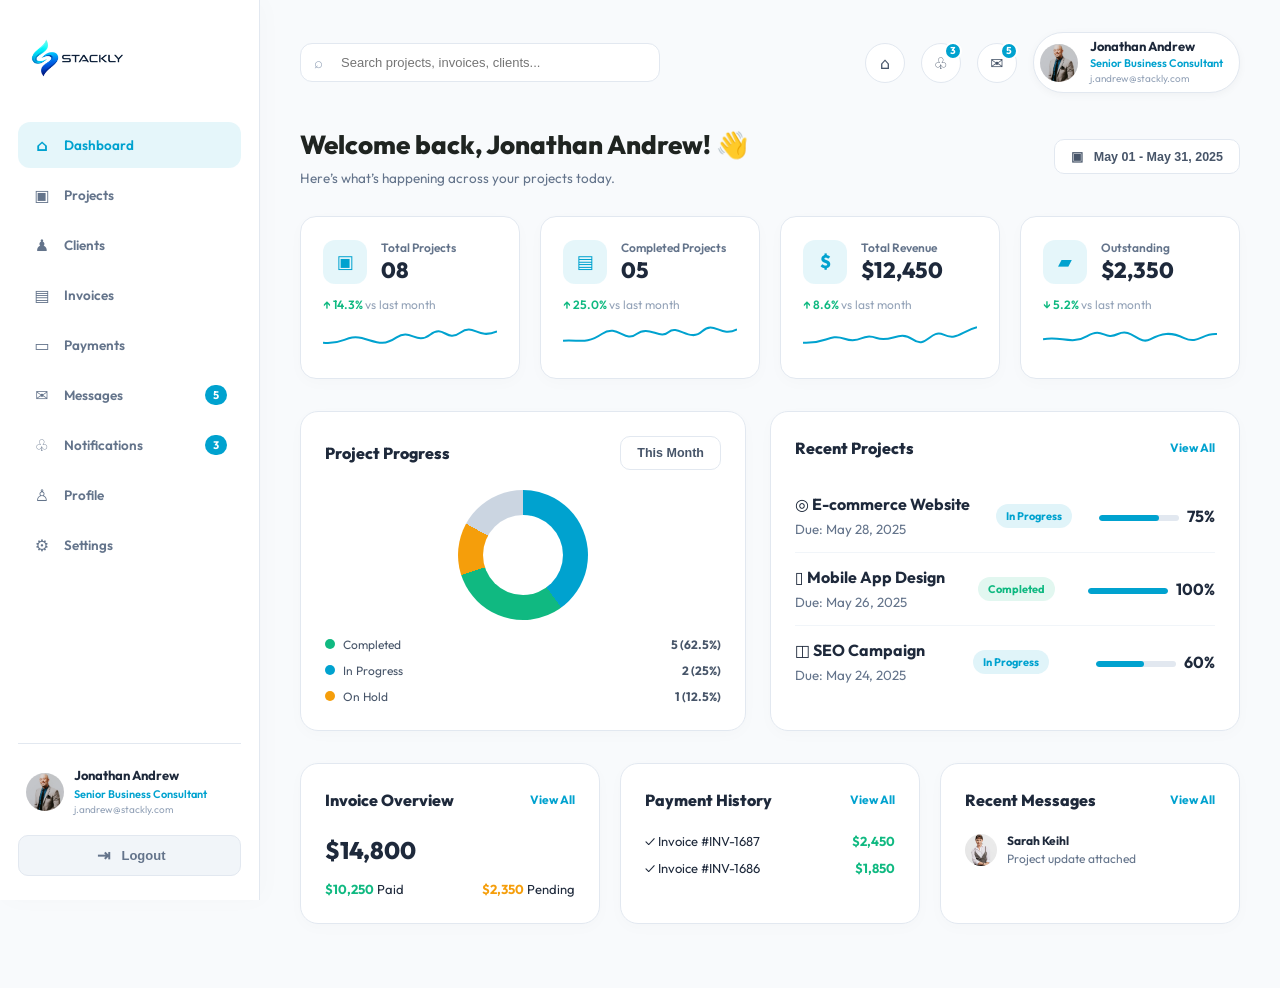
<file: consultant-dashboard.html>
<!doctype html>
<html lang="en">
<head>
  <meta charset="utf-8">
  <meta name="viewport" content="width=device-width, initial-scale=1">
  <title>Consultant Dashboard - Stackly Consulting</title>
  <link rel="preconnect" href="https://fonts.googleapis.com">
  <link rel="preconnect" href="https://fonts.gstatic.com" crossorigin>
  <link href="https://fonts.googleapis.com/css2?family=Outfit:wght@400;500;600;700;800&family=Inter:wght@400;500;600;700&display=swap" rel="stylesheet">
  
  <style>
    /* ==========================================================================
       STACKLY DASHBOARDS - SELF-CONTAINED CYAN DESIGN SYSTEM
       ========================================================================== */
    *, *::before, *::after {
      box-sizing: border-box;
      margin: 0;
      padding: 0;
    }

    body.admin-dashboard-body {
      background-color: #F8FAFC !important;
      color: #1E293B !important;
      font-family: 'Outfit', 'Inter', system-ui, -apple-system, sans-serif !important;
      line-height: 1.5;
      min-height: 100vh;
    }

    a {
      color: inherit;
      text-decoration: none;
    }

    .admin-app {
      display: flex;
      min-height: 100vh;
      width: 100%;
    }

    /* --- Sidebar --- */
    .admin-sidebar {
      width: 260px;
      background-color: #FFFFFF;
      border-right: 1px solid #E2E8F0;
      display: flex;
      flex-direction: column;
      position: fixed;
      top: 0;
      bottom: 0;
      left: 0;
      z-index: 1000;
      padding: 24px 18px;
      box-shadow: 4px 0 24px rgba(0, 0, 0, 0.02);
      transition: transform 0.3s cubic-bezier(0.22, 1, 0.36, 1);
    }

    .admin-logo {
      display: flex;
      align-items: center;
      gap: 12px;
      font-size: 20px;
      font-weight: 800;
      color: #1F2421;
      text-decoration: none;
      margin-bottom: 28px;
      padding-left: 6px;
    }

    .admin-logo img {
      height: 70px;
      width: auto;
      object-fit: contain;
    }

    .dashboard-mobile-brand img {
      height: 70px;
      width: auto;
      object-fit: contain;
    }

    .admin-nav {
      display: flex;
      flex-direction: column;
      gap: 4px;
      flex: 1;
      overflow-y: auto;
    }

    .admin-nav a {
      display: flex;
      align-items: center;
      gap: 12px;
      padding: 11px 14px;
      border-radius: 12px;
      font-size: 13.5px;
      font-weight: 600;
      color: #64748B;
      text-decoration: none;
      transition: all 0.25s ease;
    }

    .admin-nav a:hover,
    .admin-nav a.active {
      background-color: rgba(0, 162, 207, 0.1);
      color: #00A2CF;
    }

    .admin-icon {
      font-size: 16px;
      width: 20px;
      text-align: center;
      color: currentColor;
    }

    .admin-badge {
      margin-left: auto;
      background-color: #00A2CF;
      color: #FFFFFF;
      font-size: 11px;
      font-weight: 700;
      padding: 2px 8px;
      border-radius: 10px;
    }

    .upgrade-card {
      background: linear-gradient(135deg, #00A2CF 0%, #0088B0 100%);
      color: #FFFFFF;
      border-radius: 16px;
      padding: 20px 16px;
      margin: 16px 0;
      text-align: center;
      box-shadow: 0 10px 24px rgba(0, 162, 207, 0.3);
    }

    .upgrade-icon {
      font-size: 22px;
      margin-bottom: 6px;
    }

    .upgrade-card h3 {
      font-size: 15px;
      font-weight: 700;
      margin-bottom: 4px;
    }

    .upgrade-card p {
      font-size: 12px;
      opacity: 0.9;
      line-height: 1.4;
      margin-bottom: 12px;
    }

    .upgrade-card button {
      background-color: #FFFFFF;
      color: #00A2CF;
      border: none;
      font-size: 12px;
      font-weight: 700;
      padding: 8px 18px;
      border-radius: 20px;
      cursor: pointer;
      transition: transform 0.2s ease, box-shadow 0.2s ease;
    }

    .upgrade-card button:hover {
      transform: translateY(-2px);
      box-shadow: 0 4px 12px rgba(0, 0, 0, 0.15);
    }

    .admin-sidebar-bottom {
      border-top: 1px solid #E2E8F0;
      padding-top: 16px;
      margin-top: auto;
    }

    .admin-mini-profile {
      display: flex;
      align-items: center;
      gap: 10px;
      margin-bottom: 12px;
      padding: 6px 8px;
    }

    .admin-mini-profile div {
      display: flex;
      flex-direction: column;
    }

    .admin-mini-profile strong {
      font-size: 13px;
      color: #1E293B;
    }

    .admin-mini-profile span {
      font-size: 11px;
      color: #00A2CF;
      font-weight: 600;
    }

    .admin-mini-profile small {
      font-size: 10px;
      color: #94A3B8;
    }

    .admin-logout {
      width: 100%;
      background: #F1F5F9;
      border: 1px solid #E2E8F0;
      color: #64748B;
      font-size: 13px;
      font-weight: 600;
      padding: 10px;
      border-radius: 10px;
      cursor: pointer;
      display: flex;
      align-items: center;
      justify-content: center;
      gap: 8px;
      transition: all 0.25s ease;
    }

    .admin-logout:hover {
      background-color: #EF4444;
      color: #FFFFFF;
      border-color: #EF4444;
    }

    /* --- Main Container --- */
    .admin-main {
      flex: 1;
      margin-left: 260px;
      padding: 32px 40px;
      min-width: 0;
    }

    .admin-topbar {
      display: flex;
      align-items: center;
      justify-content: space-between;
      margin-bottom: 32px;
      gap: 20px;
    }

    .admin-search {
      position: relative;
      width: 360px;
    }

    .admin-search input {
      width: 100%;
      padding: 11px 16px 11px 40px;
      border-radius: 12px;
      border: 1px solid #E2E8F0;
      background-color: #FFFFFF;
      font-size: 13px;
      outline: none;
      transition: border-color 0.25s ease, box-shadow 0.25s ease;
    }

    .admin-search input:focus {
      border-color: #00A2CF;
      box-shadow: 0 0 0 3px rgba(0, 162, 207, 0.15);
    }

    .admin-search span {
      position: absolute;
      left: 14px;
      top: 50%;
      transform: translateY(-50%);
      color: #94A3B8;
      font-size: 15px;
    }

    .admin-top-actions {
      display: flex;
      align-items: center;
      gap: 16px;
    }

    .admin-action-icon {
      width: 40px;
      height: 40px;
      border-radius: 50%;
      background-color: #FFFFFF;
      border: 1px solid #E2E8F0;
      display: flex;
      align-items: center;
      justify-content: center;
      font-size: 16px;
      color: #475569;
      cursor: pointer;
      position: relative;
      transition: all 0.25s ease;
    }

    .admin-action-icon:hover {
      background-color: rgba(0, 162, 207, 0.1);
      color: #00A2CF;
      border-color: rgba(0, 162, 207, 0.3);
    }

    .admin-dot {
      position: absolute;
      top: -2px;
      right: -2px;
      background-color: #00A2CF;
      color: #FFFFFF;
      font-size: 10px;
      font-weight: 700;
      width: 18px;
      height: 18px;
      border-radius: 50%;
      display: flex;
      align-items: center;
      justify-content: center;
      border: 2px solid #FFFFFF;
    }

    .admin-profile {
      display: flex;
      align-items: center;
      gap: 12px;
      background-color: #FFFFFF;
      padding: 6px 16px 6px 6px;
      border-radius: 30px;
      border: 1px solid #E2E8F0;
      box-shadow: 0 2px 8px rgba(0, 0, 0, 0.04);
    }

    .admin-avatar {
      width: 38px;
      height: 38px;
      border-radius: 50%;
      object-fit: cover;
    }

    .admin-profile div {
      display: flex;
      flex-direction: column;
    }

    .admin-profile strong {
      font-size: 13px;
      color: #1E293B;
      line-height: 1.2;
    }

    .admin-profile span {
      font-size: 11px;
      color: #00A2CF;
      font-weight: 600;
    }

    .admin-profile small {
      font-size: 10px;
      color: #94A3B8;
    }

    /* Page Tab Views */
    .admin-page {
      display: none;
      animation: fadeInDash 0.35s ease forwards;
    }

    .admin-page.active {
      display: block;
    }

    @keyframes fadeInDash {
      from { opacity: 0; transform: translateY(8px); }
      to { opacity: 1; transform: translateY(0); }
    }

    .admin-title-row {
      display: flex;
      align-items: center;
      justify-content: space-between;
      margin-bottom: 28px;
    }

    .admin-title-row h1 {
      font-size: 26px;
      font-weight: 800;
      color: #1F2421;
      margin-bottom: 4px;
    }

    .admin-title-row p {
      font-size: 13.5px;
      color: #64748B;
    }

    .admin-select, .admin-date {
      background-color: #FFFFFF;
      border: 1px solid #E2E8F0;
      padding: 9px 16px;
      border-radius: 10px;
      font-size: 12.5px;
      font-weight: 600;
      color: #475569;
      cursor: pointer;
      transition: all 0.25s ease;
    }

    .admin-select:hover, .admin-date:hover {
      border-color: #00A2CF;
      color: #00A2CF;
    }

    .primary-dash-btn {
      background-color: #00A2CF;
      color: #FFFFFF;
      font-size: 13px;
      font-weight: 700;
      padding: 10px 22px;
      border-radius: 10px;
      border: none;
      cursor: pointer;
      box-shadow: 0 4px 14px rgba(0, 162, 207, 0.25);
      transition: all 0.25s ease;
    }

    .primary-dash-btn:hover {
      background-color: #0088B0;
      transform: translateY(-2px);
      box-shadow: 0 6px 18px rgba(0, 162, 207, 0.35);
    }

    /* KPI Cards Row */
    .admin-kpis {
      display: grid;
      grid-template-columns: repeat(4, 1fr);
      gap: 20px;
      margin-bottom: 32px;
    }

    .admin-kpi {
      background-color: #FFFFFF;
      border-radius: 16px;
      padding: 22px;
      border: 1px solid #E2E8F0;
      box-shadow: 0 4px 16px rgba(0, 0, 0, 0.02);
      transition: transform 0.3s ease, box-shadow 0.3s ease, border-color 0.3s ease;
    }

    .admin-kpi:hover {
      transform: translateY(-4px);
      border-color: rgba(0, 162, 207, 0.3);
      box-shadow: 0 12px 28px rgba(0, 162, 207, 0.15);
    }

    .admin-kpi-top {
      display: flex;
      align-items: center;
      gap: 14px;
      margin-bottom: 12px;
    }

    .admin-kpi-icon {
      width: 44px;
      height: 44px;
      border-radius: 12px;
      background-color: rgba(0, 162, 207, 0.1);
      color: #00A2CF;
      display: flex;
      align-items: center;
      justify-content: center;
      font-size: 18px;
      font-weight: 800;
      flex-shrink: 0;
    }

    .admin-kpi-top div span {
      font-size: 12px;
      color: #64748B;
      font-weight: 600;
      display: block;
    }

    .admin-kpi-top div strong {
      font-size: 22px;
      font-weight: 800;
      color: #1E293B;
      line-height: 1.2;
    }

    .admin-trend {
      font-size: 12px;
      font-weight: 600;
      color: #10B981;
      margin-bottom: 12px;
    }

    .admin-trend span {
      color: #94A3B8;
      font-weight: 400;
    }

    .sparkline svg path {
      stroke: #00A2CF !important;
    }

    /* Dashboard Panels & Grids */
    .admin-grid, .user-dashboard-grid {
      display: grid;
      grid-template-columns: 2fr 1fr 1fr;
      gap: 24px;
      margin-bottom: 32px;
    }

    .admin-bottom-grid, .user-bottom-grid, .admin-cards-3col {
      display: grid;
      grid-template-columns: repeat(3, 1fr);
      gap: 20px;
      margin-bottom: 32px;
    }

    .admin-panel {
      background-color: #FFFFFF;
      border-radius: 18px;
      padding: 24px;
      border: 1px solid #E2E8F0;
      box-shadow: 0 4px 16px rgba(0, 0, 0, 0.02);
    }

    .admin-panel-head {
      display: flex;
      align-items: center;
      justify-content: space-between;
      margin-bottom: 20px;
      gap: 10px;
      flex-wrap: wrap;
    }

    .admin-panel-head h3 {
      font-size: 16px;
      font-weight: 800;
      color: #1E293B;
      margin: 0;
      white-space: normal;
    }

    .admin-view {
      font-size: 12px;
      font-weight: 700;
      color: #00A2CF;
      text-decoration: none;
      cursor: pointer;
      white-space: nowrap;
      margin-left: auto;
    }

    .admin-view:hover {
      text-decoration: underline;
    }

    /* Charts & Donut */
    .admin-chart svg {
      width: 100%;
      height: 220px;
    }

    .donut-wrap {
      display: flex;
      flex-direction: column;
      align-items: center;
      gap: 16px;
    }

    .donut {
      width: 130px;
      height: 130px;
      border-radius: 50%;
      background: conic-gradient(#00A2CF 0% 40%, #10B981 40% 70%, #F59E0B 70% 83%, #CBD5E1 83% 100%);
      position: relative;
      display: flex;
      align-items: center;
      justify-content: center;
    }

    .donut:before {
      content: "";
      width: 80px;
      height: 80px;
      background-color: #FFFFFF;
      border-radius: 50%;
    }

    .status-list {
      display: flex;
      flex-direction: column;
      gap: 8px;
      width: 100%;
    }

    .status-list div {
      display: flex;
      justify-content: space-between;
      font-size: 12px;
      color: #475569;
    }

    .legend-dot {
      width: 10px;
      height: 10px;
      border-radius: 50%;
      display: inline-block;
      margin-right: 8px;
    }

    .legend-dot.green { background-color: #10B981; }
    .legend-dot.red { background-color: #00A2CF; }
    .legend-dot.yellow { background-color: #F59E0B; }
    .legend-dot.gray { background-color: #CBD5E1; }

    /* Status Tags */
    .tag {
      font-size: 11px;
      font-weight: 700;
      padding: 4px 10px;
      border-radius: 12px;
      display: inline-block;
    }

    .tag.greentag { background-color: rgba(16, 185, 129, 0.12); color: #10B981; }
    .tag.redtag { background-color: rgba(0, 162, 207, 0.12); color: #00A2CF; }
    .tag.yellowtag { background-color: rgba(245, 158, 11, 0.12); color: #F59E0B; }

    /* Data Tables & Lists */
    .big-table {
      overflow-x: auto;
    }

    .big-table table {
      width: 100%;
      border-collapse: collapse;
      text-align: left;
    }

    .big-table th {
      font-size: 12px;
      font-weight: 700;
      color: #64748B;
      padding: 12px 16px;
      border-bottom: 1px solid #E2E8F0;
      background-color: #F8FAFC;
    }

    .big-table td {
      font-size: 13px;
      color: #334155;
      padding: 14px 16px;
      border-bottom: 1px solid #F1F5F9;
    }

    .big-table tr:hover td {
      background-color: #F8FAFC;
      cursor: pointer;
    }

    .dash-input {
      width: 100%;
      max-width: 320px;
      padding: 10px 14px;
      border-radius: 10px;
      border: 1px solid #E2E8F0;
      font-size: 13px;
      margin-bottom: 16px;
      outline: none;
    }

    .dash-input:focus {
      border-color: #00A2CF;
    }

    .mini-line {
      display: inline-block;
      width: 80px;
      height: 6px;
      background-color: #E2E8F0;
      border-radius: 4px;
      overflow: hidden;
      margin-right: 8px;
      vertical-align: middle;
    }

    .mini-line i {
      display: block;
      height: 100%;
      background-color: #00A2CF;
      border-radius: 4px;
    }

    .progress-track {
      width: 100%;
      height: 8px;
      background-color: #E2E8F0;
      border-radius: 4px;
      overflow: hidden;
    }

    .progress-track i {
      display: block;
      height: 100%;
      background-color: #00A2CF;
      border-radius: 4px;
    }

    .dash-filters {
      display: flex;
      gap: 10px;
      margin-bottom: 20px;
      flex-wrap: wrap;
    }

    .dash-filters button {
      padding: 8px 16px;
      border-radius: 20px;
      background-color: #FFFFFF;
      border: 1px solid #E2E8F0;
      color: #64748B;
      font-size: 12.5px;
      font-weight: 600;
      cursor: pointer;
      transition: all 0.25s ease;
    }

    .dash-filters button.active, .dash-filters button:hover {
      background-color: #00A2CF;
      color: #FFFFFF;
      border-color: #00A2CF;
    }

    /* Mobile Responsive Header */
    .dashboard-mobile-head {
      display: flex;
      align-items: center;
      justify-content: space-between;
      padding: 10px 16px;
      background-color: #FFFFFF;
      border-bottom: 1px solid #E2E8F0;
      margin: 0;
    }

    @media (min-width: 1025px) {
      .dashboard-mobile-head {
        display: none;
      }
    }

    .dashboard-mobile-brand {
      display: flex;
      align-items: center;
      gap: 10px;
      font-size: 18px;
      font-weight: 800;
      color: #1F2421;
      text-decoration: none;
    }

    .dashboard-mobile-brand img {
      height: 70px !important;
      max-height: 70px !important;
      width: auto;
      object-fit: contain;
    }

    .dashboard-mobile-toggle {
      display: none;
      position: fixed;
      top: 11px;
      right: 16px;
      z-index: 10001;
      background-color: #00A2CF;
      color: #FFFFFF;
      border: none;
      width: 42px;
      height: 42px;
      border-radius: 10px;
      font-size: 22px;
      cursor: pointer;
      box-shadow: 0 4px 14px rgba(0, 162, 207, 0.4);
    }

    @media (max-width: 1024px) {
      .dashboard-mobile-head {
        position: fixed;
        top: 0;
        left: 0;
        width: 100%;
        height: 70px;
        z-index: 9999;
        background-color: #FFFFFF;
        box-shadow: 0 2px 10px rgba(0, 0, 0, 0.05);
      }

      .admin-sidebar {
        position: fixed;
        top: 0;
        left: 0;
        height: 100vh;
        z-index: 10000;
        transform: translateX(-100%);
        transition: transform 0.35s cubic-bezier(0.22, 1, 0.36, 1);
        box-shadow: 0 0 30px rgba(0, 0, 0, 0.2);
      }

      .admin-app.sidebar-open .admin-sidebar {
        transform: translateX(0);
      }

      .admin-main {
        margin-left: 0;
        padding: 86px 16px 40px;
        width: 100%;
        max-width: 100vw;
        overflow-x: hidden;
        box-sizing: border-box;
      }

      .dashboard-mobile-toggle {
        display: flex;
        align-items: center;
        justify-content: center;
        position: fixed;
        top: 14px;
        right: 16px;
        z-index: 10001;
      }

      /* Single Column Card Layout for Mobile View (Display One By One) */
      .admin-kpis {
        grid-template-columns: 1fr !important;
        gap: 16px !important;
      }

      .admin-grid, .user-dashboard-grid, .dash-row-2col, .dash-row-3col, .dash-grid-2col, .dash-cards-grid, .admin-bottom-grid, .user-bottom-grid, .admin-cards-3col {
        grid-template-columns: 1fr !important;
        gap: 20px !important;
      }

      .kpi-card, .admin-card, .chart-card, .recent-orders-card, .stat-card {
        width: 100% !important;
        max-width: 100% !important;
        box-sizing: border-box !important;
      }

      .big-table {
        width: 100%;
        max-width: 100%;
        box-sizing: border-box;
        overflow-x: auto;
      }
    }

    @media (max-width: 640px) {
      .kpi-card {
        padding: 18px 16px;
      }

      .kpi-info h3 {
        font-size: 22px;
      }

      .admin-topbar {
        flex-direction: column;
        align-items: stretch;
        gap: 14px;
        padding-right: 52px;
      }

      .admin-search {
        width: 100%;
        max-width: 100%;
      }

      .admin-top-actions {
        width: 100%;
        justify-content: space-between;
      }

      .big-table table {
        min-width: 580px;
      }

      .dash-filters {
        flex-wrap: wrap;
        gap: 6px;
      }

      .dash-filters button {
        padding: 8px 12px;
        font-size: 12px;
      }
    }
  </style>

</head>
<body class="admin-dashboard-body">
  <div class="admin-app admin-v2">
    <!-- Sidebar Navigation -->
    <aside class="admin-sidebar">
      <a class="admin-logo" href="index.html">
        <img src="home.img/01-header-logo.webp" alt="Logo">
      </a>
      <nav class="admin-nav" aria-label="Dashboard navigation">
        <a class="active" href="#dashboard" data-user-tab="dashboard" data-admin-tab="dashboard"><span class="admin-icon">⌂</span>Dashboard</a>
        <a href="#projects" data-user-tab="projects" data-admin-tab="projects"><span class="admin-icon">▣</span>Projects</a>
        <a href="#clients" data-user-tab="clients" data-admin-tab="clients"><span class="admin-icon">♟</span>Clients</a>
        <a href="#invoices" data-user-tab="invoices" data-admin-tab="invoices"><span class="admin-icon">▤</span>Invoices</a>
        <a href="#payments" data-user-tab="payments" data-admin-tab="payments"><span class="admin-icon">▭</span>Payments</a>
        <a href="#messages" data-user-tab="messages" data-admin-tab="messages"><span class="admin-icon">✉</span>Messages <span class="admin-badge">5</span></a>
        <a href="#notifications" data-user-tab="notifications" data-admin-tab="notifications"><span class="admin-icon">♧</span>Notifications <span class="admin-badge">3</span></a>
        <a href="#profile" data-user-tab="profile" data-admin-tab="profile"><span class="admin-icon">♙</span>Profile</a>
        <a href="#settings" data-user-tab="settings" data-admin-tab="settings"><span class="admin-icon">⚙</span>Settings</a>
      </nav>
      <div class="admin-sidebar-bottom">
        <div class="admin-mini-profile">
          <img class="admin-avatar" src="home.img/11-team-jonathan-andrew.webp" alt="Avatar">
          <div><strong>Jonathan Andrew</strong><span>Senior Business Consultant</span><small>j.andrew@stackly.com</small></div>
        </div>
        <button class="admin-logout" data-user-tab="logout" data-admin-tab="logout" onclick="location.href='index.html'"><span class="admin-icon">⇥</span> Logout</button>
      </div>
    </aside>

    <!-- Main Content Body -->
    <main class="admin-main">
      <div class="dashboard-mobile-head" aria-label="Mobile dashboard header">
        <a class="dashboard-mobile-brand" href="index.html">
          <img src="home.img/01-header-logo.webp" alt="Logo">
        </a>
      </div>

      <!-- Topbar Header -->
      <div class="admin-topbar">
        <label class="admin-search">
          <input placeholder="Search projects, invoices, clients...">
          <span>⌕</span>
        </label>
        <div class="admin-top-actions">
          <a href="index.html" class="admin-action-icon" title="Public Website">⌂</a>
          <span class="admin-action-icon" title="Notifications">♧<b class="admin-dot">3</b></span>
          <span class="admin-action-icon" title="Messages">✉<b class="admin-dot">5</b></span>
          <div class="admin-profile">
            <img class="admin-avatar" src="home.img/11-team-jonathan-andrew.webp" alt="Jonathan Andrew">
            <div><strong>Jonathan Andrew</strong><span>Senior Business Consultant</span><small>j.andrew@stackly.com</small></div>
          </div>
        </div>
      </div>

      <!-- Section 1: Dashboard Overview -->
      <section class="admin-page active" id="dashboard">
        <div class="admin-title-row">
          <div><h1>Welcome back, Jonathan Andrew! 👋</h1><p>Here’s what’s happening across your projects today.</p></div>
          <button class="admin-select">▣ &nbsp; May 01 - May 31, 2025</button>
        </div>

        <div class="admin-kpis">
          <article class="admin-kpi">
            <div class="admin-kpi-top"><b class="admin-kpi-icon">▣</b><div><span>Total Projects</span><strong>08</strong></div></div>
            <p class="admin-trend">↑ 14.3% <span>vs last month</span></p>
            <div class="sparkline"><svg viewBox="0 0 260 35"><path d="M0 25 C30 29 35 12 58 18 S89 31 110 17 139 29 160 13 184 25 205 10 230 21 260 8" fill="none" stroke="#00A2CF" stroke-width="3"/></svg></div>
          </article>
          <article class="admin-kpi">
            <div class="admin-kpi-top"><b class="admin-kpi-icon">▤</b><div><span>Completed Projects</span><strong>05</strong></div></div>
            <p class="admin-trend">↑ 25.0% <span>vs last month</span></p>
            <div class="sparkline"><svg viewBox="0 0 260 35"><path d="M0 22 C25 20 34 28 58 12 S92 26 110 12 145 21 158 9 190 25 208 8 235 18 260 5" fill="none" stroke="#00A2CF" stroke-width="3"/></svg></div>
          </article>
          <article class="admin-kpi">
            <div class="admin-kpi-top"><b class="admin-kpi-icon">$</b><div><span>Total Revenue</span><strong>$12,450</strong></div></div>
            <p class="admin-trend">↑ 8.6% <span>vs last month</span></p>
            <div class="sparkline"><svg viewBox="0 0 260 35"><path d="M0 25 C35 27 38 11 62 19 S88 10 110 18 143 5 164 20 190 4 210 13 236 8 260 2" fill="none" stroke="#00A2CF" stroke-width="3"/></svg></div>
          </article>
          <article class="admin-kpi">
            <div class="admin-kpi-top"><b class="admin-kpi-icon">▰</b><div><span>Outstanding</span><strong>$2,350</strong></div></div>
            <p class="admin-trend">↓ 5.2% <span>vs last month</span></p>
            <div class="sparkline"><svg viewBox="0 0 260 35"><path d="M0 20 C26 14 42 29 66 15 S91 22 112 12 143 29 160 20 190 8 211 18 238 10 260 12" fill="none" stroke="#00A2CF" stroke-width="3"/></svg></div>
          </article>
        </div>

        <div class="user-dashboard-grid">
          <section class="admin-panel">
            <div class="admin-panel-head"><h3>Project Progress</h3><button class="admin-select">This Month</button></div>
            <div class="donut-wrap user-donut">
              <div class="donut user-progress"></div>
              <div class="status-list">
                <div><span><i class="legend-dot green"></i>Completed</span><b>5 (62.5%)</b></div>
                <div><span><i class="legend-dot red"></i>In Progress</span><b>2 (25%)</b></div>
                <div><span><i class="legend-dot yellow"></i>On Hold</span><b>1 (12.5%)</b></div>
              </div>
            </div>
          </section>

          <section class="admin-panel" style="grid-column: span 2;">
            <div class="admin-panel-head"><h3>Recent Projects</h3><a class="admin-view" href="#projects" data-user-tab="projects" data-admin-tab="projects">View All</a></div>
            <div class="list-table project-progress-list">
              <div style="padding: 12px 0; border-bottom: 1px solid #F1F5F9; display: flex; justify-content: space-between; align-items: center;">
                <span><strong>◎ E-commerce Website</strong><br><small style="color:#64748B;">Due: May 28, 2025</small></span>
                <span class="tag redtag">In Progress</span>
                <span><span class="mini-line"><i style="width:75%"></i></span><strong>75%</strong></span>
              </div>
              <div style="padding: 12px 0; border-bottom: 1px solid #F1F5F9; display: flex; justify-content: space-between; align-items: center;">
                <span><strong>▯ Mobile App Design</strong><br><small style="color:#64748B;">Due: May 26, 2025</small></span>
                <span class="tag greentag">Completed</span>
                <span><span class="mini-line"><i style="width:100%"></i></span><strong>100%</strong></span>
              </div>
              <div style="padding: 12px 0; display: flex; justify-content: space-between; align-items: center;">
                <span><strong>◫ SEO Campaign</strong><br><small style="color:#64748B;">Due: May 24, 2025</small></span>
                <span class="tag redtag">In Progress</span>
                <span><span class="mini-line"><i style="width:60%"></i></span><strong>60%</strong></span>
              </div>
            </div>
          </section>
        </div>

        <div class="admin-bottom-grid user-bottom-grid">
          <section class="admin-panel">
            <div class="admin-panel-head"><h3>Invoice Overview</h3><a class="admin-view" data-user-tab="invoices" data-admin-tab="invoices" href="#invoices">View All</a></div>
            <div style="font-size: 24px; font-weight: 800; color: #1E293B; margin-bottom: 12px;">$14,800</div>
            <div style="display: flex; justify-content: space-between; align-items: center; gap: 8px; flex-wrap: wrap; font-size: 13px;">
              <span><b style="color:#10B981;">$10,250</b> Paid</span>
              <span><b style="color:#F59E0B;">$2,350</b> Pending</span>
            </div>
          </section>
          <section class="admin-panel">
            <div class="admin-panel-head"><h3>Payment History</h3><a class="admin-view" data-user-tab="payments" data-admin-tab="payments" href="#payments">View All</a></div>
            <div style="display: flex; flex-direction: column; gap: 8px; font-size: 13px;">
              <div style="display: flex; justify-content: space-between; align-items: center; gap: 8px; flex-wrap: wrap;"><span>✓ Invoice #INV-1687</span><b style="color:#10B981;">$2,450</b></div>
              <div style="display: flex; justify-content: space-between; align-items: center; gap: 8px; flex-wrap: wrap;"><span>✓ Invoice #INV-1686</span><b style="color:#10B981;">$1,850</b></div>
            </div>
          </section>
          <section class="admin-panel">
            <div class="admin-panel-head"><h3>Recent Messages</h3><a class="admin-view" data-user-tab="messages" data-admin-tab="messages" href="#messages">View All</a></div>
            <div style="display: flex; flex-direction: column; gap: 10px;">
              <div style="display: flex; gap: 10px; align-items: center;">
                <img src="home.img/11-team-sarah-keihl.webp" class="admin-avatar" style="width:32px; height:32px;">
                <div style="font-size:12px;"><strong>Sarah Keihl</strong><br><span style="color:#64748B;">Project update attached</span></div>
              </div>
            </div>
          </section>
        </div>
      </section>

      <!-- Section 2: Projects Grid -->
      <section class="admin-page" id="projects">
        <div class="admin-title-row"><div><h1>Projects Pipeline</h1><p>Manage and track all live consulting deliverables.</p></div><button class="primary-dash-btn">+ New Project</button></div>
        <div class="dash-filters"><button class="active">All Projects (8)</button><button>In Progress (2)</button><button>Completed (5)</button><button>On Hold (1)</button></div>
        <section class="admin-panel big-table">
          <input class="dash-input" placeholder="⌕ Search projects...">
          <table>
            <thead><tr><th>Project Name</th><th>Category</th><th>Status</th><th>Due Date</th><th>Progress</th><th>Budget</th><th>Actions</th></tr></thead>
            <tbody>
              <tr data-user-tab="project-detail" data-admin-tab="project-detail"><td>E-commerce Website</td><td>Web Development</td><td><span class="tag redtag">In Progress</span></td><td>May 28, 2025</td><td><span class="mini-line"><i style="width:75%"></i></span>75%</td><td>$4,250</td><td>•••</td></tr>
              <tr><td>Mobile App Design</td><td>UI/UX Design</td><td><span class="tag greentag">Completed</span></td><td>May 26, 2025</td><td><span class="mini-line"><i style="width:100%"></i></span>100%</td><td>$3,500</td><td>•••</td></tr>
              <tr><td>SEO Campaign</td><td>Digital Marketing</td><td><span class="tag redtag">In Progress</span></td><td>May 24, 2025</td><td><span class="mini-line"><i style="width:60%"></i></span>60%</td><td>$2,150</td><td>•••</td></tr>
              <tr><td>Brand Identity Design</td><td>Branding</td><td><span class="tag yellowtag">On Hold</span></td><td>May 20, 2025</td><td><span class="mini-line"><i style="width:40%"></i></span>40%</td><td>$1,800</td><td>•••</td></tr>
            </tbody>
          </table>
        </section>
      </section>

      <!-- Section 3: Clients -->
      <section class="admin-page" id="clients">
        <div class="admin-title-row"><div><h1>Client Accounts</h1><p>Active corporate clients and high-value partnerships.</p></div><button class="primary-dash-btn">+ Add Client</button></div>
        <div class="admin-cards-3col">
          <article class="admin-panel"><h3>BrightTech Solutions</h3><p>4 Projects · $8,450</p><span class="tag greentag">Premium Account</span></article>
          <article class="admin-panel"><h3>GrowthLab Inc.</h3><p>3 Projects · $6,230</p><span class="tag greentag">Active Account</span></article>
          <article class="admin-panel"><h3>Creative Studio</h3><p>2 Projects · $4,320</p><span class="tag yellowtag">Under Review</span></article>
        </div>
      </section>

      <!-- Section 4: Invoices -->
      <section class="admin-page" id="invoices">
        <div class="admin-title-row"><div><h1>Invoices &amp; Billing</h1><p>Manage pending and paid billing statements.</p></div></div>
        <section class="admin-panel big-table">
          <table>
            <thead><tr><th>Invoice ID</th><th>Project</th><th>Date</th><th>Amount</th><th>Status</th><th>Due Date</th></tr></thead>
            <tbody>
              <tr data-user-tab="invoice-detail" data-admin-tab="invoice-detail"><td>INV-1687</td><td>E-commerce Website</td><td>Apr 28, 2025</td><td>$2,450</td><td><span class="tag greentag">Paid</span></td><td>Apr 30, 2025</td></tr>
              <tr><td>INV-1686</td><td>Mobile App Design</td><td>Apr 20, 2025</td><td>$1,850</td><td><span class="tag greentag">Paid</span></td><td>Apr 20, 2025</td></tr>
              <tr><td>INV-1685</td><td>SEO Campaign</td><td>Apr 15, 2025</td><td>$2,320</td><td><span class="tag yellowtag">Pending</span></td><td>Apr 18, 2025</td></tr>
            </tbody>
          </table>
        </section>
      </section>

      <!-- Section 5: Payments -->
      <section class="admin-page" id="payments">
        <div class="admin-title-row"><div><h1>Payments &amp; Transactions</h1><p>Track cashflow and incoming payments.</p></div></div>
        <section class="admin-panel big-table">
          <table>
            <thead><tr><th>Payment ID</th><th>Invoice ID</th><th>Method</th><th>Date</th><th>Amount</th><th>Status</th></tr></thead>
            <tbody>
              <tr data-user-tab="payment-detail" data-admin-tab="payment-detail"><td>PAY-2587</td><td>INV-1687</td><td>Credit Card</td><td>Apr 28, 2025</td><td>$2,450</td><td><span class="tag greentag">Successful</span></td></tr>
              <tr><td>PAY-2586</td><td>INV-1686</td><td>PayPal</td><td>Apr 20, 2025</td><td>$1,850</td><td><span class="tag greentag">Successful</span></td></tr>
            </tbody>
          </table>
        </section>
      </section>

      <!-- Section 6: Messages -->
      <section class="admin-page" id="messages">
        <div class="admin-title-row"><div><h1>Messages &amp; Chat</h1><p>Communicate with consulting advisors and client managers.</p></div></div>
        <div style="display: grid; grid-template-columns: 1fr 2fr; gap: 20px;">
          <section class="admin-panel">
            <div style="display: flex; gap: 10px; padding: 10px; border-bottom: 1px solid #F1F5F9; align-items: center;">
              <img src="home.img/11-team-sarah-keihl.webp" class="admin-avatar">
              <div><strong>Sarah Keihl</strong><br><small style="color:#64748B;">Project update &amp; next steps</small></div>
            </div>
          </section>
          <section class="admin-panel">
            <div style="padding-bottom: 12px; border-bottom: 1px solid #F1F5F9; margin-bottom: 16px;"><strong>Sarah Keihl</strong> <span style="font-size:11px; color:#10B981;">Online</span></div>
            <div style="display: flex; flex-direction: column; gap: 10px; margin-bottom: 20px;">
              <div style="background:#F1F5F9; padding:10px 14px; border-radius:12px; max-width:80%; font-size:13px;">Hi Jonathan Andrew, I wanted to check on the progress of the e-commerce website.</div>
              <div style="background:#00A2CF; color:#FFFFFF; padding:10px 14px; border-radius:12px; max-width:80%; align-self:flex-end; font-size:13px;">Hi Sarah! Everything is on track. Development is 75% complete.</div>
            </div>
            <div style="display: flex; gap: 10px;">
              <input class="dash-input" style="flex:1; margin-bottom:0;" placeholder="Type your message...">
              <button class="primary-dash-btn">Send ➤</button>
            </div>
          </section>
        </div>
      </section>

      <!-- Section 7: Notifications -->
      <section class="admin-page" id="notifications">
        <div class="admin-title-row"><div><h1>Notifications</h1><p>Stay updated with latest activity alerts.</p></div><a class="admin-view">Mark all as read</a></div>
        <section class="admin-panel" style="display: flex; flex-direction: column; gap: 12px;">
          <div style="padding: 12px; border-bottom: 1px solid #F1F5F9; display: flex; gap: 14px; align-items: center;">
            <span class="admin-kpi-icon" style="width:36px; height:36px; font-size:14px;">▣</span>
            <div><strong>Project Update</strong><p style="font-size:12px; color:#64748B; margin:0;">E-commerce Website progress updated to 75%</p></div>
          </div>
          <div style="padding: 12px; display: flex; gap: 14px; align-items: center;">
            <span class="admin-kpi-icon" style="width:36px; height:36px; font-size:14px; background:rgba(16,185,129,0.15); color:#10B981;">$</span>
            <div><strong>Payment Received</strong><p style="font-size:12px; color:#64748B; margin:0;">Payment of $2,450 for invoice #INV-1687 received</p></div>
          </div>
        </section>
      </section>

      <!-- Section 8: Profile -->
      <section class="admin-page" id="profile">
        <div class="admin-title-row"><div><h1>Profile Settings</h1><p>Manage personal account details.</p></div></div>
        <div style="display: grid; grid-template-columns: 1fr 2fr; gap: 24px;">
          <section class="admin-panel text-center">
            <img src="home.img/11-team-jonathan-andrew.webp" class="admin-avatar" style="width:80px; height:80px; margin:0 auto 16px;">
            <h3>Jonathan Andrew</h3>
            <p style="color:#00A2CF; font-weight:600;">Senior Business Consultant</p>
            <small style="color:#94A3B8;">Member since Jan 15, 2025</small>
          </section>
          <section class="admin-panel">
            <form style="display: flex; flex-direction: column; gap: 14px;">
              <label style="font-size:13px; font-weight:600;">Full Name <input class="dash-input" value="Jonathan Andrew" style="display:block; width:100%; margin-top:4px;"></label>
              <label style="font-size:13px; font-weight:600;">Email Address <input class="dash-input" value="j.andrew@stackly.com" style="display:block; width:100%; margin-top:4px;"></label>
              <button type="button" class="primary-dash-btn" style="align-self:flex-start;">Save Changes</button>
            </form>
          </section>
        </div>
      </section>

      <!-- Section 9: Settings -->
      <section class="admin-page" id="settings">
        <div class="admin-title-row"><div><h1>Settings</h1><p>Manage workspace preferences &amp; options.</p></div></div>
        <section class="admin-panel" style="max-width: 600px;">
          <h3>General Settings</h3>
          <div style="display: flex; flex-direction: column; gap: 14px; margin-top: 16px;">
            <label style="font-size:13px; font-weight:600;">Language <select class="dash-input" style="display:block; width:100%; margin-top:4px;"><option>English (US)</option></select></label>
            <label style="font-size:13px; font-weight:600;">Timezone <select class="dash-input" style="display:block; width:100%; margin-top:4px;"><option>(GMT-05:00) New York</option></select></label>
            <button class="primary-dash-btn" style="align-self:flex-start;">Save Settings</button>
          </div>
        </section>
      </section>

      <!-- Section 10: Project Detail Modal View -->
      <section class="admin-page" id="project-detail">
        <div class="admin-title-row">
          <div><a class="admin-view" data-user-tab="projects" data-admin-tab="projects" href="#projects">‹ Back to Projects</a><h1>E-commerce Website</h1></div>
          <span class="tag redtag">In Progress</span>
        </div>
        <section class="admin-panel">
          <h3>Project Overview</h3>
          <p style="color:#64748B; line-height:1.6; margin-top:8px;">Building a modern and responsive e-commerce web application with integrated analytics and payment gateway.</p>
          <div style="margin-top: 20px; display: grid; grid-template-columns: repeat(4, 1fr); gap: 16px;">
            <div style="background:#F8FAFC; padding:12px; border-radius:10px;"><b>Category</b><br><small>Web Development</small></div>
            <div style="background:#F8FAFC; padding:12px; border-radius:10px;"><b>Budget</b><br><small>$4,250</small></div>
            <div style="background:#F8FAFC; padding:12px; border-radius:10px;"><b>Start Date</b><br><small>Apr 01, 2025</small></div>
            <div style="background:#F8FAFC; padding:12px; border-radius:10px;"><b>Due Date</b><br><small>May 28, 2025</small></div>
          </div>
        </section>
      </section>

      <!-- Section 11: Invoice Detail Modal View -->
      <section class="admin-page" id="invoice-detail">
        <div class="admin-title-row">
          <div><a class="admin-view" data-user-tab="invoices" data-admin-tab="invoices" href="#invoices">‹ Back to Invoices</a><h1>Invoice #INV-1687</h1></div>
          <button class="primary-dash-btn">⇩ Download PDF</button>
        </div>
        <section class="admin-panel">
          <div style="display: flex; justify-content: space-between; margin-bottom: 24px;">
            <div><h3>Invoice #INV-1687</h3><span class="tag greentag">Paid</span><p style="color:#64748B; font-size:13px; margin-top:6px;">Project: E-commerce Website</p></div>
            <div style="text-align: right;"><strong>Total Paid</strong><h2 style="color:#10B981; font-size:28px;">$3,450.00</h2></div>
          </div>
        </section>
      </section>

      <!-- Section 12: Logout View -->
      <section class="admin-page logout-page" id="logout">
        <div class="admin-panel text-center" style="max-width: 420px; margin: 60px auto;">
          <span style="font-size:42px;">⇥</span>
          <h2>Confirm Logout</h2>
          <p style="color:#64748B; margin-bottom: 24px;">Are you sure you want to log out of your session?</p>
          <div style="display: flex; gap: 12px; justify-content: center;">
            <button class="admin-select" data-user-tab="dashboard" data-admin-tab="dashboard">Cancel</button>
            <button class="primary-dash-btn" onclick="location.href='login.html'">Yes, Logout</button>
          </div>
        </div>
      </section>

    </main>
  </div>

  <script>
    document.addEventListener('DOMContentLoaded', () => {
      const tabs = document.querySelectorAll('[data-user-tab], [data-admin-tab]');
      const pages = document.querySelectorAll('.admin-page');
      function showTab(id) {
        if (!document.getElementById(id)) return;
        pages.forEach(p => p.classList.toggle('active', p.id === id));
        tabs.forEach(t => t.classList.toggle('active', (t.dataset.userTab === id || t.dataset.adminTab === id)));
        window.scrollTo({ top: 0, behavior: 'smooth' });
      }

      tabs.forEach(t => {
        t.addEventListener('click', (e) => {
          e.preventDefault();
          const targetId = t.dataset.userTab || t.dataset.adminTab;
          showTab(targetId);
        });
      });

      const initial = location.hash.replace('#', '');
      if (initial && document.getElementById(initial)) showTab(initial);

      // Mobile Sidebar Toggle with Scroll Lock & Backdrop
      const app = document.querySelector('.admin-app') || document.querySelector('.admin-v2');
      if (app) {
        let toggleBtn = document.querySelector('.dashboard-mobile-toggle');
        if (!toggleBtn) {
          toggleBtn = document.createElement('button');
          toggleBtn.className = 'dashboard-mobile-toggle';
          toggleBtn.type = 'button';
          toggleBtn.setAttribute('aria-label', 'Toggle Navigation Menu');
          toggleBtn.innerHTML = '☰';
          document.body.appendChild(toggleBtn);
        }

        let dashBackdrop = document.querySelector('.sidebar-backdrop');
        if (!dashBackdrop) {
          dashBackdrop = document.createElement('div');
          dashBackdrop.className = 'sidebar-backdrop';
          document.body.appendChild(dashBackdrop);
        }

        function closeSidebar() {
          app.classList.remove('sidebar-open');
          dashBackdrop.classList.remove('active');
          document.body.classList.remove('no-scroll');
          document.documentElement.classList.remove('no-scroll');
          toggleBtn.innerHTML = '☰';
        }

        function openSidebar() {
          app.classList.add('sidebar-open');
          dashBackdrop.classList.add('active');
          document.body.classList.add('no-scroll');
          document.documentElement.classList.add('no-scroll');
          toggleBtn.innerHTML = '✕';
        }

        toggleBtn.addEventListener('click', () => {
          if (app.classList.contains('sidebar-open')) {
            closeSidebar();
          } else {
            openSidebar();
          }
        });

        dashBackdrop.addEventListener('click', closeSidebar);

        app.querySelectorAll('.admin-nav a, .admin-logout').forEach(a => {
          a.addEventListener('click', closeSidebar);
        });
      }
    });
  </script>
</body>
</html>
</file>
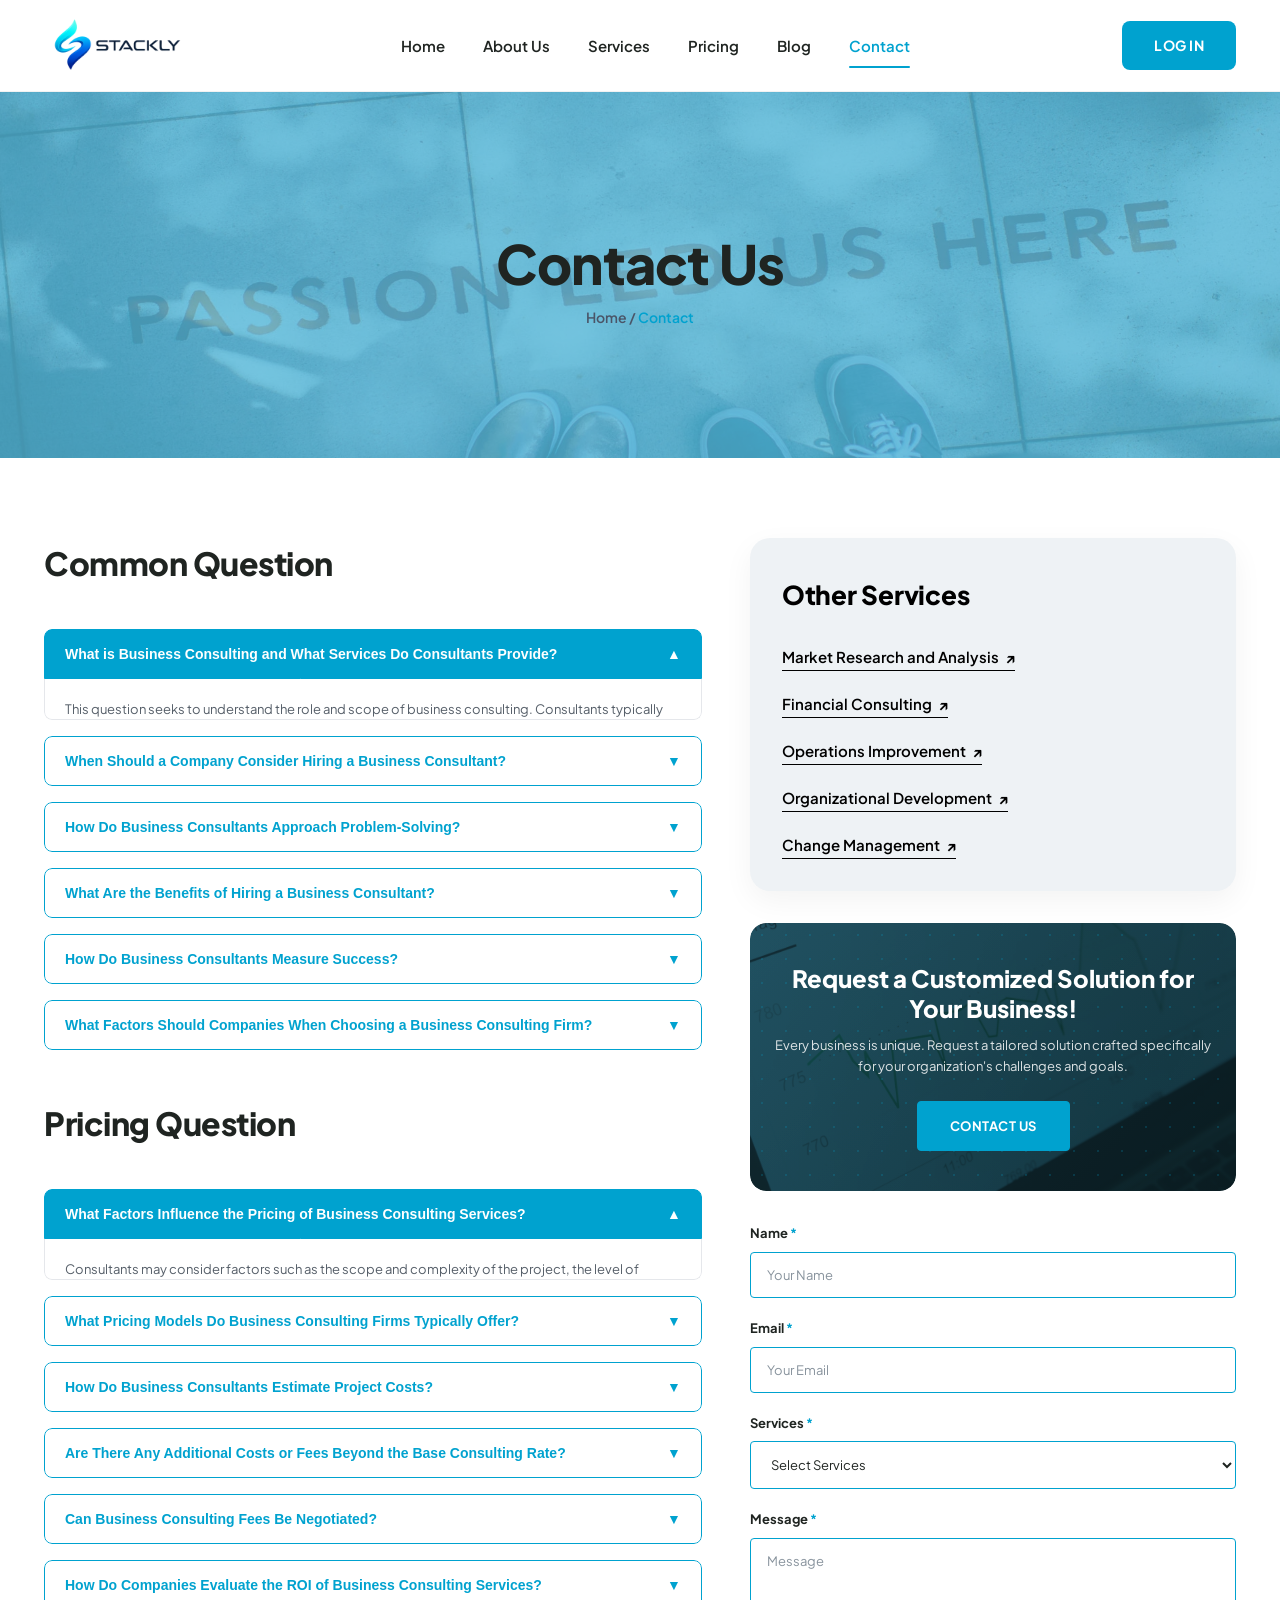
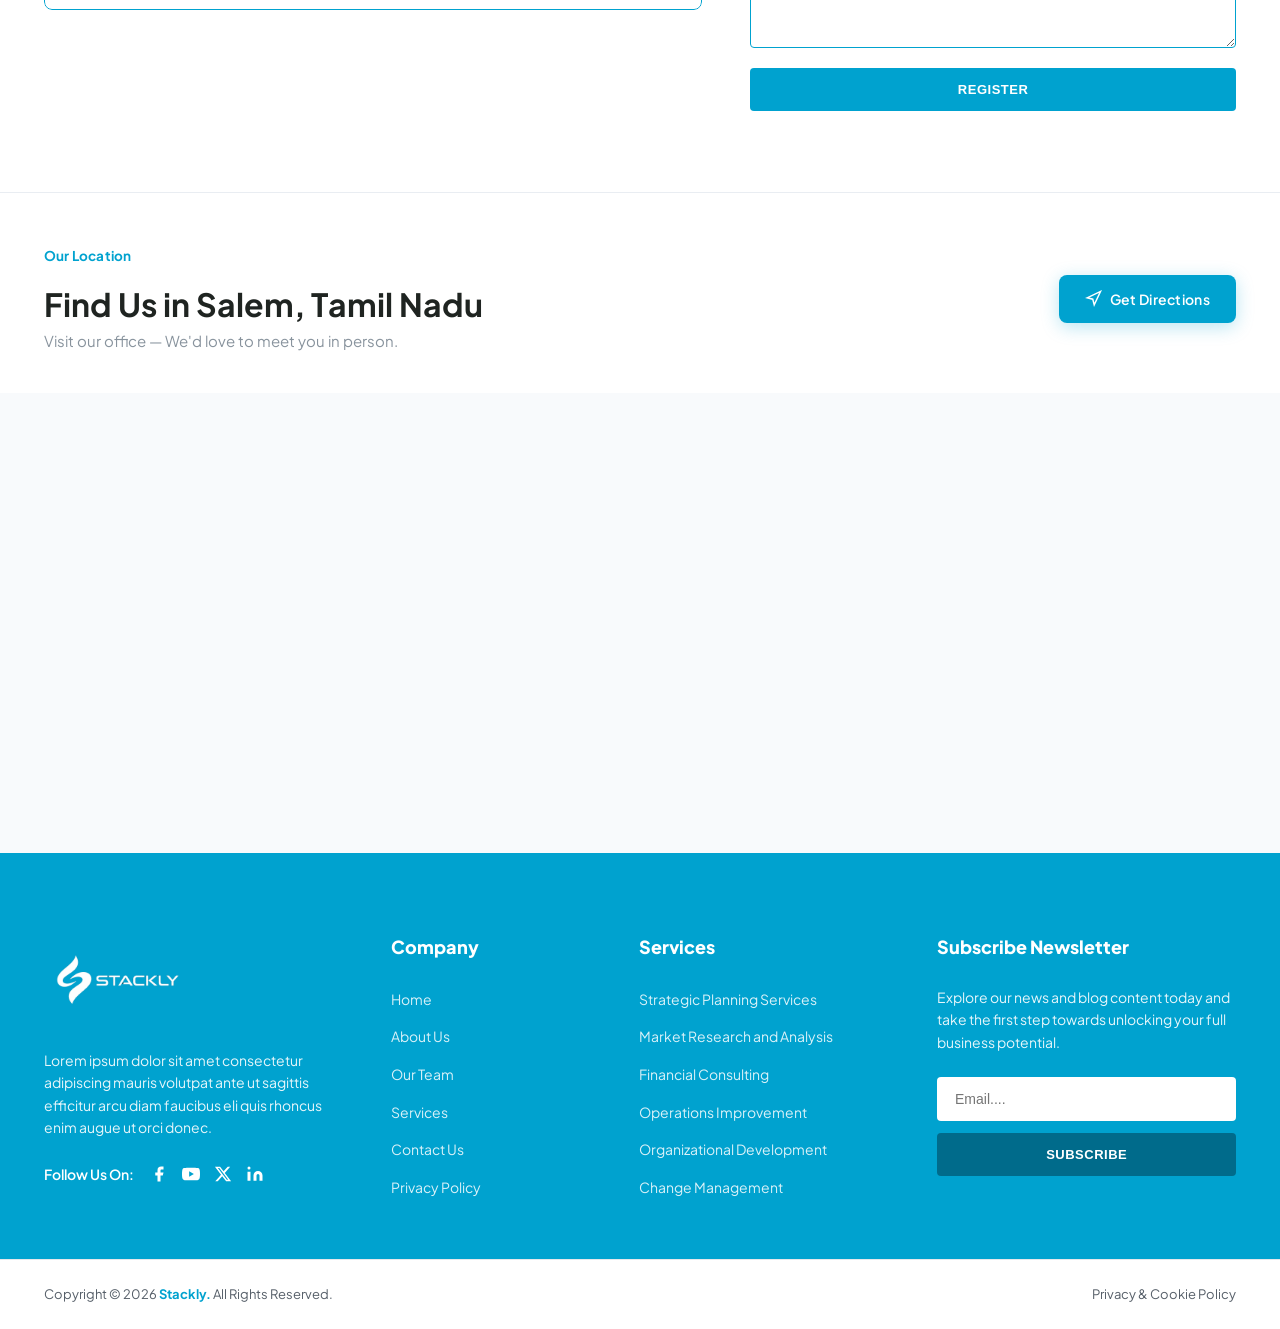
<file: contact.html>
<!DOCTYPE html>
<html lang="en">
<head>
  <meta charset="UTF-8">
  <meta name="viewport" content="width=device-width, initial-scale=1.0">
  <title>Contact Us - Stackly</title>
  <!-- Google Fonts: Plus Jakarta Sans & Inter -->
  <link rel="preconnect" href="https://fonts.googleapis.com">
  <link rel="preconnect" href="https://fonts.gstatic.com" crossorigin>
  <link href="https://fonts.googleapis.com/css2?family=Plus+Jakarta+Sans:wght@400;500;600;700;800&family=Inter:wght@400;500;600;700&display=swap" rel="stylesheet">
  <link rel="stylesheet" href="style.css">
</head>
<body>
  <!-- Preloader -->
    <!-- Preloader Screen with Logo -->
  <div id="preloader">
    <div class="preloader-content">
      <img src="home.img/01-header-logo.webp" alt="Stackly Logo" class="preloader-logo">
      <div class="preloader-spinner"></div>
      <div class="preloader-bar-wrapper">
        <div class="preloader-bar"></div>
      </div>
    </div>
  </div>

  <!-- ================= 1. HEADER NAVBAR ================= -->
  <header class="navbar">
    <div class="container navbar-container">
      <a href="index.html" class="logo">
        <img src="home.img/01-header-logo.webp" alt="Stackly Logo" class="logo-img">
      </a>

      <!-- Mobile Hamburger Toggle -->
      <button class="hamburger" aria-label="Toggle Navigation">
        <span class="hamburger-bar"></span>
        <span class="hamburger-bar"></span>
        <span class="hamburger-bar"></span>
      </button>
      <nav class="nav-menu">
        <a href="index.html" class="nav-link">Home</a>
        <a href="about.html" class="nav-link">About Us</a>
        <a href="services.html" class="nav-link">Services</a>
        <a href="pricing.html" class="nav-link">Pricing</a>
        <a href="blog.html" class="nav-link">Blog</a>
        <a href="contact.html" class="nav-link active">Contact</a>
        <a href="login.html" class="btn-login mobile-login-btn">LOG IN</a>
      </nav>
      <a href="login.html" class="btn-login desktop-login-btn">LOG IN</a>
    </div>
  </header>

  <!-- ================= 2. PAGE BANNER ================= -->
  <section class="page-banner">
    <div class="page-banner-watermark">PASSION LED US HERE</div>
    <div class="container page-banner-content">
      <h1 class="page-banner-title">Contact Us</h1>
      <p class="page-banner-breadcrumb">Home / <span>Contact</span></p>
    </div>
  </section>

  <!-- ================= 3. CONTACT SECTION ================= -->
  <section class="contact-section">
    <div class="container contact-layout">
      
      <!-- Left Column: Accordion Questions -->
      <div class="contact-left">
        
        <!-- Group 1: Common Question -->
        <div class="accordion-group">
          <h2 class="accordion-group-title">Common Question</h2>

          <!-- Item 1 (Active) -->
          <div class="accordion-item">
            <button class="accordion-btn active">
              <span>What is Business Consulting and What Services Do Consultants Provide?</span>
              <span class="accordion-icon">▲</span>
            </button>
            <div class="accordion-body">
              This question seeks to understand the role and scope of business consulting. Consultants typically offer a range of services including strategic planning, organizational development, operational improvement, financial analysis, and market research, among others.
            </div>
          </div>

          <!-- Item 2 -->
          <div class="accordion-item">
            <button class="accordion-btn">
              <span>When Should a Company Consider Hiring a Business Consultant?</span>
              <span class="accordion-icon">▼</span>
            </button>
          </div>

          <!-- Item 3 -->
          <div class="accordion-item">
            <button class="accordion-btn">
              <span>How Do Business Consultants Approach Problem-Solving?</span>
              <span class="accordion-icon">▼</span>
            </button>
          </div>

          <!-- Item 4 -->
          <div class="accordion-item">
            <button class="accordion-btn">
              <span>What Are the Benefits of Hiring a Business Consultant?</span>
              <span class="accordion-icon">▼</span>
            </button>
          </div>

          <!-- Item 5 -->
          <div class="accordion-item">
            <button class="accordion-btn">
              <span>How Do Business Consultants Measure Success?</span>
              <span class="accordion-icon">▼</span>
            </button>
          </div>

          <!-- Item 6 -->
          <div class="accordion-item">
            <button class="accordion-btn">
              <span>What Factors Should Companies When Choosing a Business Consulting Firm?</span>
              <span class="accordion-icon">▼</span>
            </button>
          </div>
        </div>

        <!-- Group 2: Pricing Question -->
        <div class="accordion-group">
          <h2 class="accordion-group-title">Pricing Question</h2>

          <!-- Item 1 (Active) -->
          <div class="accordion-item">
            <button class="accordion-btn active">
              <span>What Factors Influence the Pricing of Business Consulting Services?</span>
              <span class="accordion-icon">▲</span>
            </button>
            <div class="accordion-body">
              Consultants may consider factors such as the scope and complexity of the project, the level of expertise required, the duration of engagement, the consultant's reputation and experience, and the value delivered to the client.
            </div>
          </div>

          <!-- Item 2 -->
          <div class="accordion-item">
            <button class="accordion-btn">
              <span>What Pricing Models Do Business Consulting Firms Typically Offer?</span>
              <span class="accordion-icon">▼</span>
            </button>
          </div>

          <!-- Item 3 -->
          <div class="accordion-item">
            <button class="accordion-btn">
              <span>How Do Business Consultants Estimate Project Costs?</span>
              <span class="accordion-icon">▼</span>
            </button>
          </div>

          <!-- Item 4 -->
          <div class="accordion-item">
            <button class="accordion-btn">
              <span>Are There Any Additional Costs or Fees Beyond the Base Consulting Rate?</span>
              <span class="accordion-icon">▼</span>
            </button>
          </div>

          <!-- Item 5 -->
          <div class="accordion-item">
            <button class="accordion-btn">
              <span>Can Business Consulting Fees Be Negotiated?</span>
              <span class="accordion-icon">▼</span>
            </button>
          </div>

          <!-- Item 6 -->
          <div class="accordion-item">
            <button class="accordion-btn">
              <span>How Do Companies Evaluate the ROI of Business Consulting Services?</span>
              <span class="accordion-icon">▼</span>
            </button>
          </div>
        </div>

      </div>

      <!-- Right Column: Sidebar -->
      <div class="contact-sidebar">
        
        <!-- Sidebar Card 1: Other Services -->
        <div class="other-services-card">
          <h3 class="other-services-title">Other Services</h3>
          <ul class="other-services-list">
            <li><a href="services.html" class="other-service-link" data-service="market-research">Market Research and Analysis <span class="arrow-icon">↗</span></a></li>
            <li><a href="services.html" class="other-service-link" data-service="financial-consulting">Financial Consulting <span class="arrow-icon">↗</span></a></li>
            <li><a href="services.html" class="other-service-link" data-service="operations">Operations Improvement <span class="arrow-icon">↗</span></a></li>
            <li><a href="services.html" class="other-service-link" data-service="organizational">Organizational Development <span class="arrow-icon">↗</span></a></li>
            <li><a href="services.html" class="other-service-link" data-service="change-management">Change Management <span class="arrow-icon">↗</span></a></li>
          </ul>
        </div>

        <!-- Sidebar Card 2: CTA Card -->
        <div class="sidebar-cta-card">
          <div class="cta-banner-section">
            <div class="cta-overlay-image" style="background-image: url('home.img/06-cta-bg-chart.webp');"></div>
            <div class="cta-overlay-pattern"></div>
            <div class="cta-container">
              <h3 class="cta-heading">Request a Customized Solution for Your Business!</h3>
              <p class="cta-subtitle">
                Every business is unique. Request a tailored solution crafted specifically for your organization's challenges and goals.
              </p>
              <a href="contact.html" class="btn-primary">CONTACT US</a>
            </div>
          </div>
        </div>

        <!-- Sidebar Card 3: Form Card -->
        <form class="contact-form-card">
          <div class="form-group">
            <label class="form-label">Name <span>*</span></label>
            <input type="text" placeholder="Your Name" class="form-input" required>
          </div>
          <div class="form-group">
            <label class="form-label">Email <span>*</span></label>
            <input type="email" placeholder="Your Email" class="form-input" required>
          </div>
          <div class="form-group">
            <label class="form-label">Services <span>*</span></label>
            <select class="form-select" required>
              <option value="" disabled selected>Select Services</option>
              <option value="strategic">Strategic Planning Services</option>
              <option value="market">Market Research and Analysis</option>
              <option value="financial">Financial Consulting</option>
              <option value="operations">Operations Improvement</option>
              <option value="organizational">Organizational Development</option>
              <option value="change">Change Management</option>
            </select>
          </div>
          <div class="form-group">
            <label class="form-label">Message <span>*</span></label>
            <textarea placeholder="Message" class="form-textarea" required></textarea>
          </div>
          <button type="submit" class="btn-register">REGISTER</button>
        </form>

      </div>

    </div>
  </section>

  <!-- ================= MAP LOCATION SECTION ================= -->
  <section class="map-section">
    <div class="map-header">
      <div class="container">
        <div class="map-header-inner">
          <div class="map-label-group">
            <span class="section-tag">Our Location</span>
            <h2 class="map-heading">Find Us in Salem, Tamil Nadu</h2>
            <p class="map-subtext">Visit our office — We'd love to meet you in person.</p>
          </div>
          <a
            href="https://maps.google.com/?q=Salem,Tamil+Nadu,India"
            target="_blank"
            rel="noopener noreferrer"
            class="btn-directions"
          >
            <svg viewBox="0 0 24 24" fill="none" stroke="currentColor" stroke-width="2"><polygon points="3 11 22 2 13 21 11 13 3 11"/></svg>
            Get Directions
          </a>
        </div>
      </div>
    </div>

    <div class="map-embed-wrapper">
      <iframe
        id="stackly-map"
        src="https://www.google.com/maps/embed?pb=!1m18!1m12!1m3!1d62753.81671244498!2d78.11506607431641!3d11.664304900000006!2m3!1f0!2f0!3f0!3m2!1i1024!2i768!4f13.1!3m3!1m2!1s0x3babf1c6bcb2e24b%3A0xb26e35a4fc63ef2b!2sSalem%2C%20Tamil%20Nadu!5e0!3m2!1sen!2sin!4v1720000000000!5m2!1sen!2sin"
        width="100%"
        height="460"
        style="border:0;"
        allowfullscreen=""
        loading="lazy"
        referrerpolicy="no-referrer-when-downgrade"
        title="Stackly Office Location — Salem, Tamil Nadu"
      ></iframe>

    </div>
  </section>

  <!-- ================= 4. CYAN MAIN FOOTER ================= -->

    

  <footer class="footer-cyan">
    <div class="container footer-grid">
      <div class="footer-col brand-col">
        <div class="footer-logo">
          <img src="home.img/14-footer-logo-white.webp" alt="Stackly Logo" class="footer-logo-img">
        </div>
        <p class="footer-desc">
          Lorem ipsum dolor sit amet consectetur adipiscing mauris volutpat ante ut sagittis efficitur arcu diam faucibus eli quis rhoncus enim augue ut orci donec.
        </p>
        <div class="social-follow white-socials">
          <span class="follow-label white-text">Follow Us On:</span>
          <div class="social-icons">
            <a href="https://www.facebook.com" target="_blank" rel="noopener noreferrer" aria-label="Facebook"><svg viewBox="0 0 24 24" fill="currentColor"><path d="M18 2h-3a5 5 0 0 0-5 5v3H7v4h3v8h4v-8h3l1-4h-4V7a1 1 0 0 1 1-1h3z"/></svg></a>
            <a href="https://www.youtube.com" target="_blank" rel="noopener noreferrer" aria-label="YouTube"><svg viewBox="0 0 24 24" fill="currentColor"><path d="M23.498 6.186a3.016 3.016 0 0 0-2.122-2.136C19.505 3.545 12 3.545 12 3.545s-7.505 0-9.377.505A3.017 3.017 0 0 0 .502 6.186C0 8.07 0 12 0 12s0 3.93.502 5.814a3.016 3.016 0 0 0 2.122 2.136c1.871.505 9.376.505 9.376.505s7.505 0 9.377-.505a3.015 3.015 0 0 0 2.122-2.136C24 15.93 24 12 24 12s0-3.93-.502-5.814zM9.545 15.568V8.432L15.818 12l-6.273 3.568z"/></svg></a>
            <a href="https://x.com" target="_blank" rel="noopener noreferrer" aria-label="X"><svg viewBox="0 0 24 24" fill="currentColor"><path d="M18.244 2.25h3.308l-7.227 8.26 8.502 11.24H16.17l-5.214-6.817L4.99 21.75H1.68l7.73-8.835L1.254 2.25H8.08l4.713 6.231zm-1.161 17.52h1.833L7.084 4.126H5.117z"/></svg></a>
            <a href="https://www.linkedin.com" target="_blank" rel="noopener noreferrer" aria-label="LinkedIn"><svg viewBox="0 0 24 24" fill="currentColor"><path d="M16 8a6 6 0 0 1 6 6v7h-4v-7a2 2 0 0 0-2-2 2 2 0 0 0-2 2v7h-4v-7a6 6 0 0 1 6-6z M2 9h4v12H2z M4 2a2 2 0 1 0 0 4 2 2 0 0 0 0-4z"/></svg></a>
          </div>
        </div>
      </div>

      <div class="footer-col">
        <h4 class="footer-heading">Company</h4>
        <ul class="footer-links">
          <li><a href="index.html">Home</a></li>
          <li><a href="about.html">About Us</a></li>
          <li><a href="services.html">Our Team</a></li>
          <li><a href="services.html">Services</a></li>
          <li><a href="contact.html">Contact Us</a></li>
          <li><a href="contact.html">Privacy Policy</a></li>
        </ul>
      </div>

      <div class="footer-col">
        <h4 class="footer-heading">Services</h4>
        <ul class="footer-links">
          <li><a href="services.html">Strategic Planning Services</a></li>
          <li><a href="services.html">Market Research and Analysis</a></li>
          <li><a href="services.html">Financial Consulting</a></li>
          <li><a href="services.html">Operations Improvement</a></li>
          <li><a href="services.html">Organizational Development</a></li>
          <li><a href="services.html">Change Management</a></li>
        </ul>
      </div>

      <div class="footer-col">
        <h4 class="footer-heading">Subscribe Newsletter</h4>
        <p class="footer-sub-text">
          Explore our news and blog content today and take the first step towards unlocking your full business potential.
        </p>
        <form class="newsletter-form">
          <input type="email" placeholder="Email...." class="newsletter-input" required>
          <button type="submit" class="btn-subscribe">SUBSCRIBE</button>
        </form>
      </div>
    </div>
  </footer>

  <!-- ================= 5. COPYRIGHT BOTTOM BAR ================= -->
  <div class="copyright-bar">
    <div class="container copyright-container">
      <p class="copy-text">Copyright © 2026 <span class="cyan-brand">Stackly.</span> All Rights Reserved.</p>
      <a href="contact.html" class="privacy-link">Privacy &amp; Cookie Policy</a>
    </div>
  </div>

  <script src="main.js"></script>
</body>
</html>
</file>
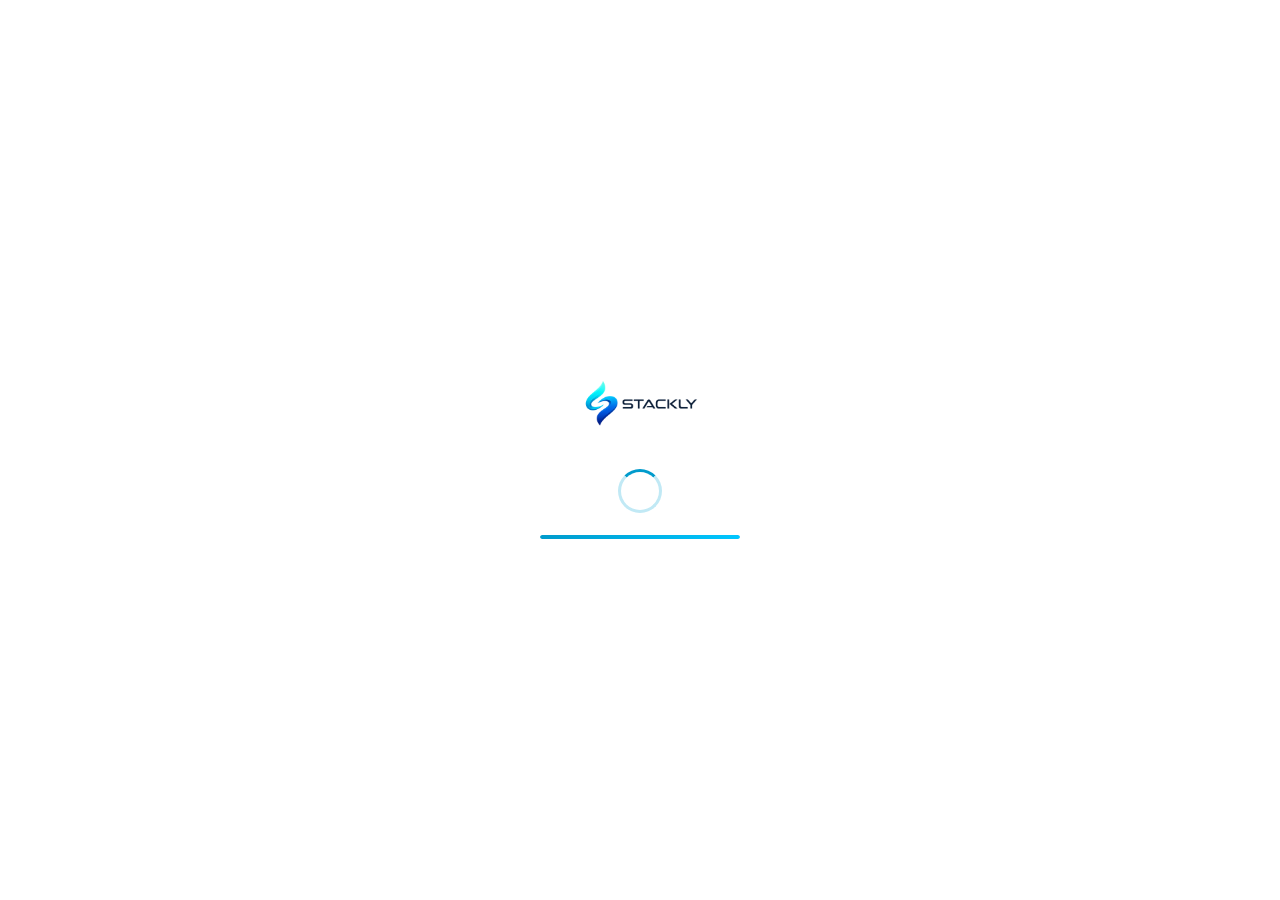
<file: login.html>
<!DOCTYPE html>
<html lang="en">
<head>
  <meta charset="UTF-8">
  <meta name="viewport" content="width=device-width, initial-scale=1.0">
  <title>Log In - Stackly</title>
  <!-- Google Fonts: Plus Jakarta Sans & Inter -->
  <link rel="preconnect" href="https://fonts.googleapis.com">
  <link rel="preconnect" href="https://fonts.gstatic.com" crossorigin>
  <link href="https://fonts.googleapis.com/css2?family=Plus+Jakarta+Sans:wght@400;500;600;700;800&family=Inter:wght@400;500;600;700&display=swap" rel="stylesheet">
  <link rel="stylesheet" href="style.css">
</head>
<body class="auth-body"> 

  <!-- Preloader Screen with Logo -->
  <div id="preloader">
    <div class="preloader-content">
      <img src="home.img/01-header-logo.webp" alt="Stackly Logo" class="preloader-logo">
      <div class="preloader-spinner"></div>
      <div class="preloader-bar-wrapper">
        <div class="preloader-bar"></div>
      </div>
    </div>
  </div>

  <div class="auth-page">
    
    <!-- Left Column: Graphic Side -->
    <div class="auth-left">
      <div class="auth-dots-bg"></div>
      <div class="auth-left-content">
        <span class="auth-tag">WELCOME BACK</span>
        <h1 class="auth-heading">Log in to your <span class="highlight-blue">Stackly</span> account</h1>
        <p class="auth-subtext">
          Access your dashboard, manage your projects and keep everything in one place.
        </p>
        <div class="auth-illustration">
          <img src="home.img/image 17.webp" alt="Log in to Stackly Illustration">
        </div>
      </div>
    </div>

    <!-- Right Column: Form Side -->
    <div class="auth-right">
      <a href="index.html" class="auth-close-btn" aria-label="Close page">
        <svg viewBox="0 0 24 24" fill="none" stroke="currentColor" stroke-width="2.5"><line x1="18" y1="6" x2="6" y2="18"/><line x1="6" y1="6" x2="18" y2="18"/></svg>
      </a>
      <div class="auth-form-card">
        <h2 class="auth-form-title">Welcome Back!</h2>
        <p class="auth-form-subtitle">Please enter your details to log in</p>

        <form class="auth-form">
          <!-- Role Select -->
          <div class="auth-field-group">
            <label class="auth-label">Select Role</label>
            <div class="auth-input-wrapper">
              <span class="field-icon">
                <svg viewBox="0 0 24 24" fill="none" stroke="currentColor" stroke-width="2"><path d="M17 21v-2a4 4 0 0 0-4-4H5a4 4 0 0 0-4 4v2"/><circle cx="9" cy="7" r="4"/><path d="M23 21v-2a4 4 0 0 0-3-3.87"/><path d="M16 3.13a4 4 0 0 1 0 7.75"/></svg>
              </span>
              <select class="auth-select" required>
                <option value="" disabled selected>Select your role</option>
                <option value="admin">Administrator</option>
                <option value="client">Client / User</option>
                <option value="consultant">Consultant</option>
              </select>
            </div>
          </div>

          <!-- Email Field -->
          <div class="auth-field-group">
            <label class="auth-label">Email Address</label>
            <div class="auth-input-wrapper">
              <span class="field-icon">
                <svg viewBox="0 0 24 24" fill="none" stroke="currentColor" stroke-width="2"><path d="M4 4h16c1.1 0 2 .9 2 2v12c0 1.1-.9 2-2 2H4c-1.1 0-2-.9-2-2V6c0-1.1.9-2 2-2z"/><polyline points="22,6 12,13 2,6"/></svg>
              </span>
              <input type="email" placeholder="Enter your email" class="auth-input" required>
            </div>
          </div>

          <!-- Password Field -->
          <div class="auth-field-group">
            <label class="auth-label">Password</label>
            <div class="auth-input-wrapper">
              <span class="field-icon">
                <svg viewBox="0 0 24 24" fill="none" stroke="currentColor" stroke-width="2"><rect x="3" y="11" width="18" height="11" rx="2" ry="2"/><path d="M7 11V7a5 5 0 0 1 10 0v4"/></svg>
              </span>
              <input type="password" placeholder="Enter your password" class="auth-input" required>
              <button type="button" class="password-toggle" aria-label="Toggle password visibility">
                <svg viewBox="0 0 24 24" fill="none" stroke="currentColor" stroke-width="2"><path d="M1 12s4-8 11-8 11 8 11 8-4 8-11 8-11-8-11-8z"/><circle cx="12" cy="12" r="3"/></svg>
              </button>
            </div>
          </div>

          <!-- Meta Row: Remember & Forgot -->
          <div class="auth-meta-row">
            <label class="checkbox-label">
              <input type="checkbox">
              <span>Remember me</span>
            </label>
            <a href="contact.html" class="forgot-link">Forgot Password?</a>
          </div>

          <!-- Submit Button -->
          <button type="submit" class="btn-auth-primary">Log In</button>

          <!-- Divider -->
          <div class="auth-divider">
            <span>or continue with</span>
          </div>

          <!-- Social Login Options -->
          <div class="auth-social-grid">
            <a href="client-dashboard.html" class="btn-social">
              <svg viewBox="0 0 24 24" class="social-svg-icon"><path fill="#4285F4" d="M22.56 12.25c0-.78-.07-1.53-.2-2.25H12v4.26h5.92c-.26 1.37-1.04 2.53-2.21 3.31v2.77h3.57c2.08-1.92 3.28-4.74 3.28-8.09z"/><path fill="#34A853" d="M12 23c2.97 0 5.46-.98 7.28-2.66l-3.57-2.77c-.98.66-2.23 1.06-3.71 1.06-2.86 0-5.29-1.93-6.16-4.53H2.18v2.84C3.99 20.53 7.7 23 12 23z"/><path fill="#FBBC05" d="M5.84 14.09c-.22-.66-.35-1.36-.35-2.09s.13-1.43.35-2.09V7.06H2.18C1.43 8.55 1 10.22 1 12s.43 3.45 1.18 4.94l2.85-2.22.81-.63z"/><path fill="#EA4335" d="M12 5.38c1.62 0 3.06.56 4.21 1.64l3.15-3.15C17.45 2.09 14.97 1 12 1 7.7 1 3.99 3.47 2.18 7.06l3.66 2.84c.87-2.6 3.3-4.52 6.16-4.52z"/></svg>
              <span>Google</span>
            </a>
            <a href="client-dashboard.html" class="btn-social">
              <svg viewBox="0 0 24 24" class="social-svg-icon" fill="#1877F2"><path d="M24 12.073c0-6.627-5.373-12-12-12s-12 5.373-12 12c0 5.99 4.388 10.954 10.125 11.854v-8.385H7.078v-3.47h3.047V9.43c0-3.007 1.792-4.669 4.533-4.669 1.312 0 2.686.235 2.686.235v2.953H15.83c-1.491 0-1.956.925-1.956 1.874v2.25h3.328l-.532 3.47h-2.796v8.385C19.612 23.027 24 18.062 24 12.073z"/></svg>
              <span>Facebook</span>
            </a>
          </div>

          <!-- Bottom Switch Link -->
          <p class="auth-switch-text">
            Don't have an account? <a href="signup.html" class="auth-switch-link">Sign Up</a>
          </p>

        </form>
      </div>
    </div>

  </div>

  <script src="main.js"></script>
  <script>
    document.addEventListener('DOMContentLoaded', () => {
      const form = document.querySelector('.auth-form');
      if (form) {
        form.addEventListener('submit', (e) => {
          e.preventDefault();
          const roleSelect = form.querySelector('.auth-select');
          const role = roleSelect ? roleSelect.value : 'client';

          let targetDashboard = 'client-dashboard.html';
          if (role === 'admin') targetDashboard = 'admin-dashboard.html';
          else if (role === 'consultant') targetDashboard = 'consultant-dashboard.html';

          // Show preloader transition then navigate
          const preloader = document.getElementById('preloader');
          if (preloader) {
            preloader.style.display = 'flex';
            preloader.classList.remove('preloader-hidden');
          }
          setTimeout(() => {
            window.location.href = targetDashboard;
          }, 1000);
        });
      }
    });
  </script>
</body>
</html>
</file>
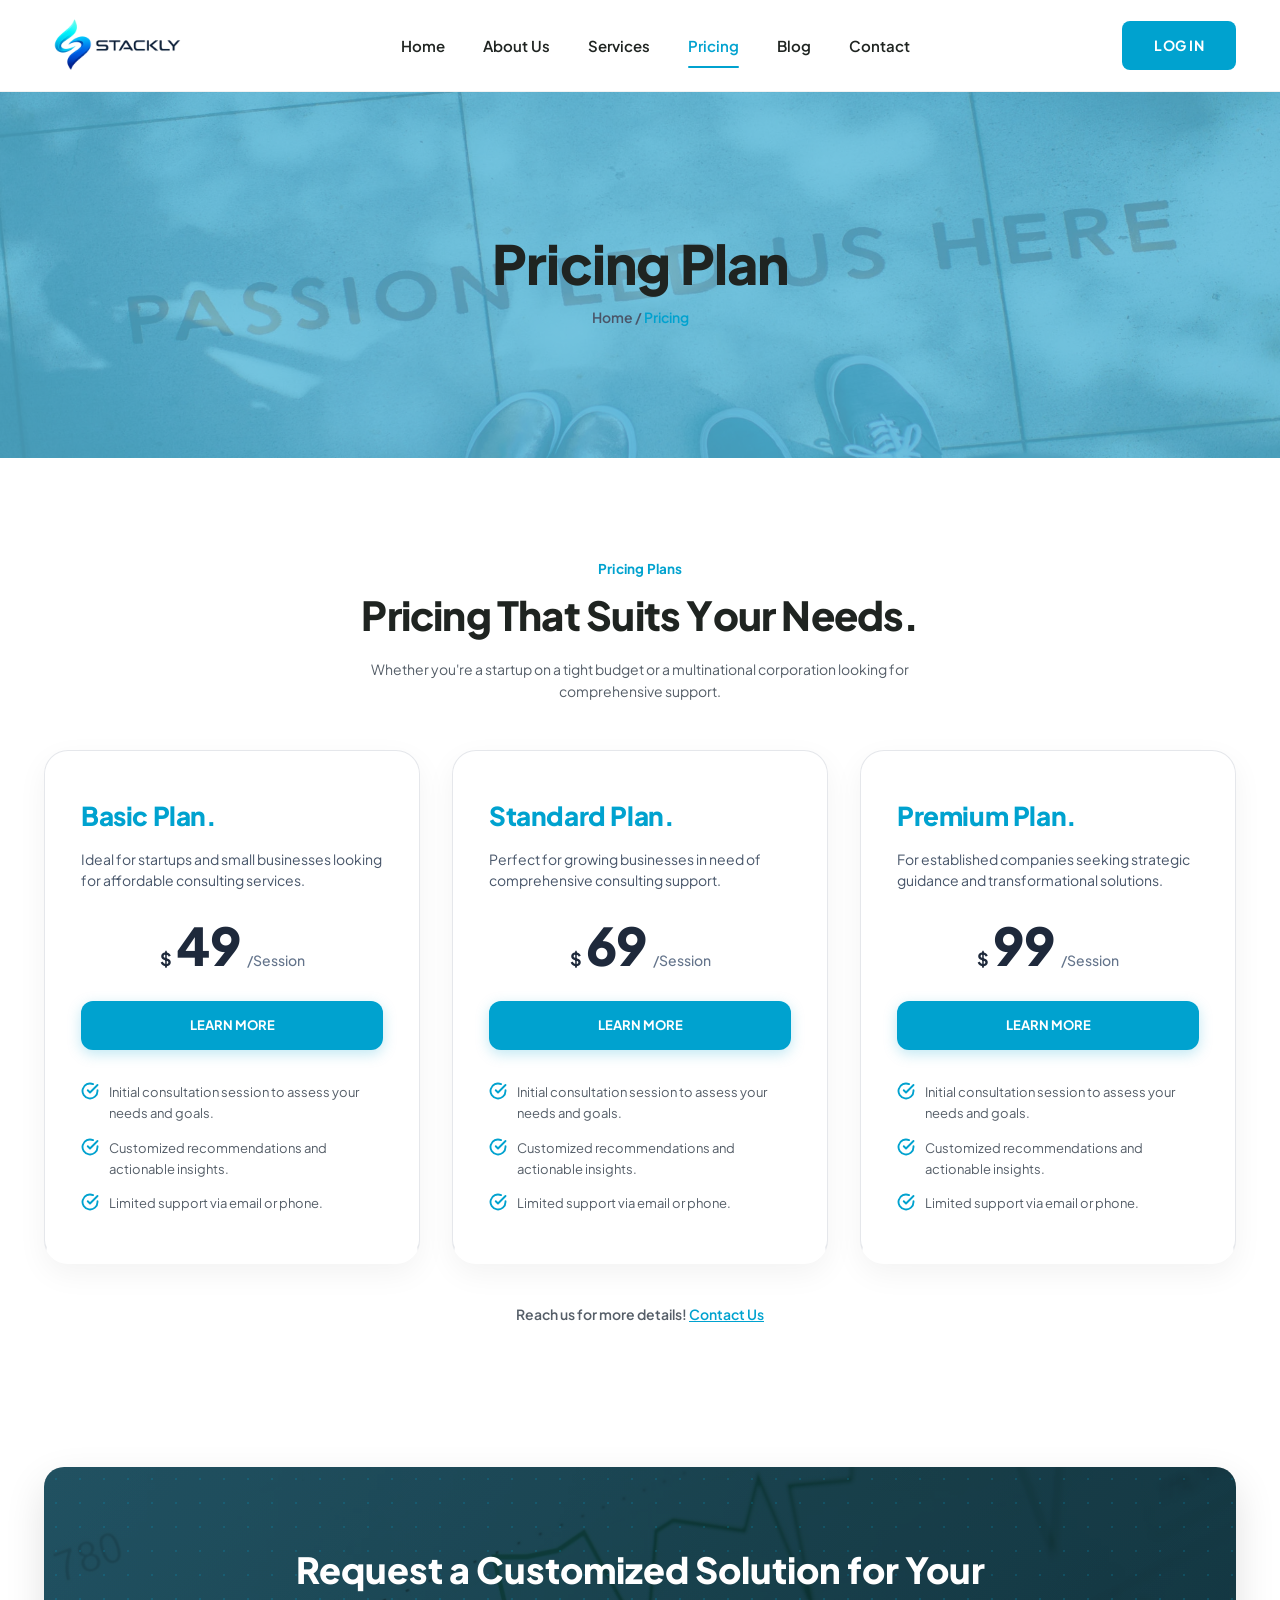
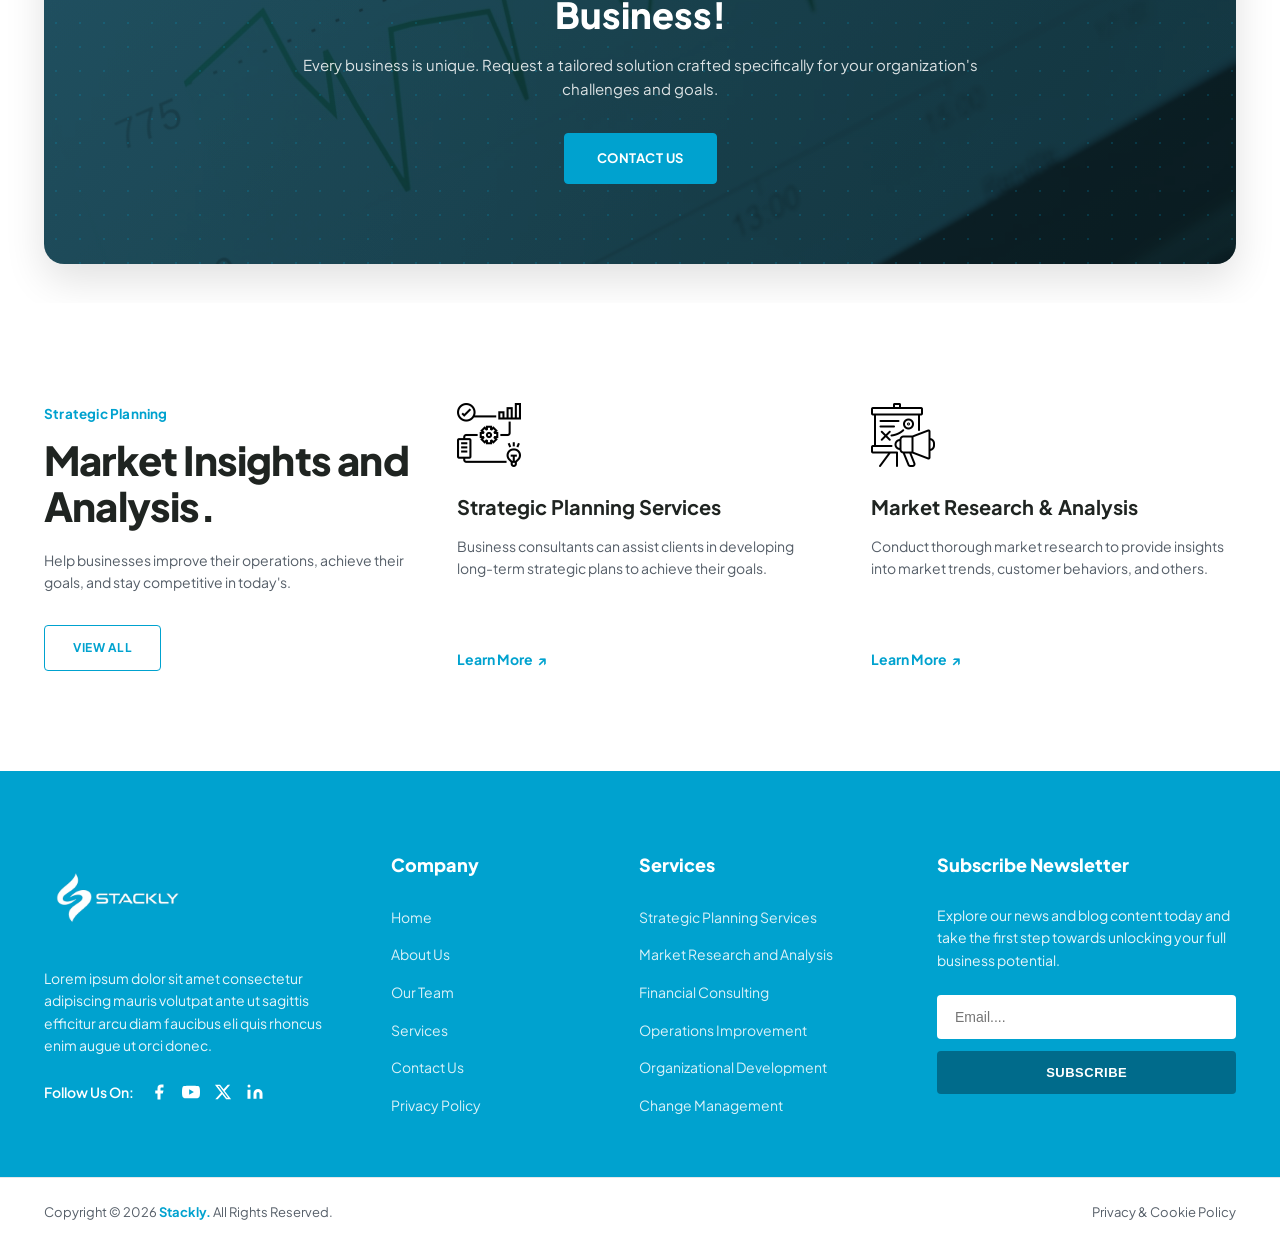
<file: pricing.html>
<!DOCTYPE html>
<html lang="en">
<head>
  <meta charset="UTF-8">
  <meta name="viewport" content="width=device-width, initial-scale=1.0">
  <title>Pricing Plan - Stackly</title>
  <!-- Google Fonts: Plus Jakarta Sans & Inter -->
  <link rel="preconnect" href="https://fonts.googleapis.com">
  <link rel="preconnect" href="https://fonts.gstatic.com" crossorigin>
  <link href="https://fonts.googleapis.com/css2?family=Plus+Jakarta+Sans:wght@400;500;600;700;800&family=Inter:wght@400;500;600;700&display=swap" rel="stylesheet">
  <link rel="stylesheet" href="style.css">
</head>
<body>
  <!-- Preloader -->
    <!-- Preloader Screen with Logo -->
  <div id="preloader">
    <div class="preloader-content">
      <img src="home.img/01-header-logo.webp" alt="Stackly Logo" class="preloader-logo">
      <div class="preloader-spinner"></div>
      <div class="preloader-bar-wrapper">
        <div class="preloader-bar"></div>
      </div>
    </div>
  </div>

  <!-- ================= 1. HEADER NAVBAR ================= -->
  <header class="navbar">
    <div class="container navbar-container">
      <a href="index.html" class="logo">
        <img src="home.img/01-header-logo.webp" alt="Stackly Logo" class="logo-img">
      </a>

      <!-- Mobile Hamburger Toggle -->
      <button class="hamburger" aria-label="Toggle Navigation">
        <span class="hamburger-bar"></span>
        <span class="hamburger-bar"></span>
        <span class="hamburger-bar"></span>
      </button>
      <nav class="nav-menu">
        <a href="index.html" class="nav-link">Home</a>
        <a href="about.html" class="nav-link">About Us</a>
        <a href="services.html" class="nav-link">Services</a>
        <a href="pricing.html" class="nav-link active">Pricing</a>
        <a href="blog.html" class="nav-link">Blog</a>
        <a href="contact.html" class="nav-link">Contact</a>
        <a href="login.html" class="btn-login mobile-login-btn">LOG IN</a>
      </nav>
      <a href="login.html" class="btn-login desktop-login-btn">LOG IN</a>
    </div>
  </header>

  <!-- ================= 2. PAGE BANNER ================= -->
  <section class="page-banner">
    <div class="page-banner-watermark">PASSION LED US HERE</div>
    <div class="container page-banner-content">
      <h1 class="page-banner-title">Pricing Plan</h1>
      <p class="page-banner-breadcrumb">Home / <span>Pricing</span></p>
    </div>
  </section>

  <!-- ================= 3. PRICING PLANS SECTION ================= -->
  <section class="pricing-section">
    <div class="container">
      <div class="section-header text-center">
        <span class="section-tag center-tag">Pricing Plans</span>
        <h2 class="section-title">Pricing That Suits Your Needs.</h2>
        <p class="section-desc center-desc">
          Whether you're a startup on a tight budget or a multinational corporation looking for comprehensive support.
        </p>
      </div>

      <div class="pricing-grid">
        <!-- Basic Plan -->
        <div class="pricing-card">
          <h3 class="plan-title">Basic Plan.</h3>
          <p class="plan-subtitle">Ideal for startups and small businesses looking for affordable consulting services.</p>
          <div class="price-val">
            <span class="dollar">$</span><span class="amount">49</span><span class="per">/Session</span>
          </div>
          <a href="contact.html" class="btn-plan-outline">LEARN MORE</a>
          <ul class="plan-features">
            <li><div class="check-icon-sm"><svg viewBox="0 0 24 24" fill="none" stroke="#00A2CF" stroke-width="2.5" stroke-linecap="round" stroke-linejoin="round"><path d="M22 11.08V12a10 10 0 1 1-5.93-9.14"/><polyline points="22 4 12 14.01 9 11.01"/></svg></div> Initial consultation session to assess your needs and goals.</li>
            <li><div class="check-icon-sm"><svg viewBox="0 0 24 24" fill="none" stroke="#00A2CF" stroke-width="2.5" stroke-linecap="round" stroke-linejoin="round"><path d="M22 11.08V12a10 10 0 1 1-5.93-9.14"/><polyline points="22 4 12 14.01 9 11.01"/></svg></div> Customized recommendations and actionable insights.</li>
            <li><div class="check-icon-sm"><svg viewBox="0 0 24 24" fill="none" stroke="#00A2CF" stroke-width="2.5" stroke-linecap="round" stroke-linejoin="round"><path d="M22 11.08V12a10 10 0 1 1-5.93-9.14"/><polyline points="22 4 12 14.01 9 11.01"/></svg></div> Limited support via email or phone.</li>
          </ul>
        </div>

        <!-- Standard Plan -->
        <div class="pricing-card">
          <h3 class="plan-title">Standard Plan.</h3>
          <p class="plan-subtitle">Perfect for growing businesses in need of comprehensive consulting support.</p>
          <div class="price-val">
            <span class="dollar">$</span><span class="amount">69</span><span class="per">/Session</span>
          </div>
          <a href="contact.html" class="btn-plan-outline">LEARN MORE</a>
          <ul class="plan-features">
            <li><div class="check-icon-sm"><svg viewBox="0 0 24 24" fill="none" stroke="#00A2CF" stroke-width="2.5" stroke-linecap="round" stroke-linejoin="round"><path d="M22 11.08V12a10 10 0 1 1-5.93-9.14"/><polyline points="22 4 12 14.01 9 11.01"/></svg></div> Initial consultation session to assess your needs and goals.</li>
            <li><div class="check-icon-sm"><svg viewBox="0 0 24 24" fill="none" stroke="#00A2CF" stroke-width="2.5" stroke-linecap="round" stroke-linejoin="round"><path d="M22 11.08V12a10 10 0 1 1-5.93-9.14"/><polyline points="22 4 12 14.01 9 11.01"/></svg></div> Customized recommendations and actionable insights.</li>
            <li><div class="check-icon-sm"><svg viewBox="0 0 24 24" fill="none" stroke="#00A2CF" stroke-width="2.5" stroke-linecap="round" stroke-linejoin="round"><path d="M22 11.08V12a10 10 0 1 1-5.93-9.14"/><polyline points="22 4 12 14.01 9 11.01"/></svg></div> Limited support via email or phone.</li>
          </ul>
        </div>

        <!-- Premium Plan -->
        <div class="pricing-card">
          <h3 class="plan-title">Premium Plan.</h3>
          <p class="plan-subtitle">For established companies seeking strategic guidance and transformational solutions.</p>
          <div class="price-val">
            <span class="dollar">$</span><span class="amount">99</span><span class="per">/Session</span>
          </div>
          <a href="contact.html" class="btn-plan-outline">LEARN MORE</a>
          <ul class="plan-features">
            <li><div class="check-icon-sm"><svg viewBox="0 0 24 24" fill="none" stroke="#00A2CF" stroke-width="2.5" stroke-linecap="round" stroke-linejoin="round"><path d="M22 11.08V12a10 10 0 1 1-5.93-9.14"/><polyline points="22 4 12 14.01 9 11.01"/></svg></div> Initial consultation session to assess your needs and goals.</li>
            <li><div class="check-icon-sm"><svg viewBox="0 0 24 24" fill="none" stroke="#00A2CF" stroke-width="2.5" stroke-linecap="round" stroke-linejoin="round"><path d="M22 11.08V12a10 10 0 1 1-5.93-9.14"/><polyline points="22 4 12 14.01 9 11.01"/></svg></div> Customized recommendations and actionable insights.</li>
            <li><div class="check-icon-sm"><svg viewBox="0 0 24 24" fill="none" stroke="#00A2CF" stroke-width="2.5" stroke-linecap="round" stroke-linejoin="round"><path d="M22 11.08V12a10 10 0 1 1-5.93-9.14"/><polyline points="22 4 12 14.01 9 11.01"/></svg></div> Limited support via email or phone.</li>
          </ul>
        </div>
      </div>

      <div class="text-center mt-36">
        <span class="reach-out">Reach us for more details! <a href="contact.html" class="cyan-link">Contact Us</a></span>
      </div>
    </div>
  </section>

  <!-- ================= 4. REQUEST A CUSTOMIZED SOLUTION CTA BANNER ================= -->
  <section class="cta-banner-wrapper">
    <div class="container">
      <div class="cta-banner-section">
        <div class="cta-overlay-image" style="background-image: url('home.img/06-cta-bg-chart.webp');"></div>
        <div class="cta-overlay-pattern"></div>
        <div class="cta-container">
          <h2 class="cta-heading">Request a Customized Solution for Your Business!</h2>
          <p class="cta-subtitle">
            Every business is unique. Request a tailored solution crafted specifically for your organization's challenges and goals.
          </p>
          <a href="contact.html" class="btn-primary">CONTACT US</a>
        </div>
      </div>
    </div>
  </section>

  <!-- ================= 5. MARKET INSIGHTS SECTION ================= -->
  <section class="services-section">
    <div class="container services-grid">
      <div class="service-intro">
        <span class="section-tag">Strategic Planning</span>
        <h2 class="section-title">Market Insights and Analysis.</h2>
        <p class="section-desc">
          Help businesses improve their operations, achieve their goals, and stay competitive in today's.
        </p>
        <a href="services.html" class="btn-view-all">VIEW ALL</a>
      </div>

      <div class="service-item">
        <div class="service-icon">
          <img src="home.img/05-service-icon-strategic-planning.webp" alt="Strategic Planning Icon">
        </div>
        <h3 class="service-heading">Strategic Planning Services</h3>
        <p class="service-text">
          Business consultants can assist clients in developing long-term strategic plans to achieve their goals.
        </p>
        <a href="services.html" class="service-link">Learn More <span class="arrow">↗</span></a>
      </div>

      <div class="service-item">
        <div class="service-icon">
          <img src="home.img/05-service-icon-market-research.webp" alt="Market Research Icon">
        </div>
        <h3 class="service-heading">Market Research &amp; Analysis</h3>
        <p class="service-text">
          Conduct thorough market research to provide insights into market trends, customer behaviors, and others.
        </p>
        <a href="services.html" class="service-link">Learn More <span class="arrow">↗</span></a>
      </div>
    </div>
  </section>

  <!-- ================= 7. CYAN MAIN FOOTER ================= -->
    

  <footer class="footer-cyan">
    <div class="container footer-grid">
      <div class="footer-col brand-col">
        <div class="footer-logo">
          <img src="home.img/14-footer-logo-white.webp" alt="Stackly Logo" class="footer-logo-img">
        </div>
        <p class="footer-desc">
          Lorem ipsum dolor sit amet consectetur adipiscing mauris volutpat ante ut sagittis efficitur arcu diam faucibus eli quis rhoncus enim augue ut orci donec.
        </p>
        <div class="social-follow white-socials">
          <span class="follow-label white-text">Follow Us On:</span>
          <div class="social-icons">
            <a href="https://www.facebook.com" target="_blank" rel="noopener noreferrer" aria-label="Facebook"><svg viewBox="0 0 24 24" fill="currentColor"><path d="M18 2h-3a5 5 0 0 0-5 5v3H7v4h3v8h4v-8h3l1-4h-4V7a1 1 0 0 1 1-1h3z"/></svg></a>
            <a href="https://www.youtube.com" target="_blank" rel="noopener noreferrer" aria-label="YouTube"><svg viewBox="0 0 24 24" fill="currentColor"><path d="M23.498 6.186a3.016 3.016 0 0 0-2.122-2.136C19.505 3.545 12 3.545 12 3.545s-7.505 0-9.377.505A3.017 3.017 0 0 0 .502 6.186C0 8.07 0 12 0 12s0 3.93.502 5.814a3.016 3.016 0 0 0 2.122 2.136c1.871.505 9.376.505 9.376.505s7.505 0 9.377-.505a3.015 3.015 0 0 0 2.122-2.136C24 15.93 24 12 24 12s0-3.93-.502-5.814zM9.545 15.568V8.432L15.818 12l-6.273 3.568z"/></svg></a>
            <a href="https://x.com" target="_blank" rel="noopener noreferrer" aria-label="X"><svg viewBox="0 0 24 24" fill="currentColor"><path d="M18.244 2.25h3.308l-7.227 8.26 8.502 11.24H16.17l-5.214-6.817L4.99 21.75H1.68l7.73-8.835L1.254 2.25H8.08l4.713 6.231zm-1.161 17.52h1.833L7.084 4.126H5.117z"/></svg></a>
            <a href="https://www.linkedin.com" target="_blank" rel="noopener noreferrer" aria-label="LinkedIn"><svg viewBox="0 0 24 24" fill="currentColor"><path d="M16 8a6 6 0 0 1 6 6v7h-4v-7a2 2 0 0 0-2-2 2 2 0 0 0-2 2v7h-4v-7a6 6 0 0 1 6-6z M2 9h4v12H2z M4 2a2 2 0 1 0 0 4 2 2 0 0 0 0-4z"/></svg></a>
          </div>
        </div>
      </div>

      <div class="footer-col">
        <h4 class="footer-heading">Company</h4>
        <ul class="footer-links">
          <li><a href="index.html">Home</a></li>
          <li><a href="about.html">About Us</a></li>
          <li><a href="services.html">Our Team</a></li>
          <li><a href="services.html">Services</a></li>
          <li><a href="contact.html">Contact Us</a></li>
          <li><a href="contact.html">Privacy Policy</a></li>
        </ul>
      </div>

      <div class="footer-col">
        <h4 class="footer-heading">Services</h4>
        <ul class="footer-links">
          <li><a href="services.html">Strategic Planning Services</a></li>
          <li><a href="services.html">Market Research and Analysis</a></li>
          <li><a href="services.html">Financial Consulting</a></li>
          <li><a href="services.html">Operations Improvement</a></li>
          <li><a href="services.html">Organizational Development</a></li>
          <li><a href="services.html">Change Management</a></li>
        </ul>
      </div>

      <div class="footer-col">
        <h4 class="footer-heading">Subscribe Newsletter</h4>
        <p class="footer-sub-text">
          Explore our news and blog content today and take the first step towards unlocking your full business potential.
        </p>
        <form class="newsletter-form">
          <input type="email" placeholder="Email...." class="newsletter-input" required>
          <button type="submit" class="btn-subscribe">SUBSCRIBE</button>
        </form>
      </div>
    </div>
  </footer>

  <!-- ================= 8. COPYRIGHT BOTTOM BAR ================= -->
  <div class="copyright-bar">
    <div class="container copyright-container">
      <p class="copy-text">Copyright © 2026 <span class="cyan-brand">Stackly.</span> All Rights Reserved.</p>
      <a href="contact.html" class="privacy-link">Privacy &amp; Cookie Policy</a>
    </div>
  </div>

  <script src="main.js"></script>
</body>
</html>
</file>
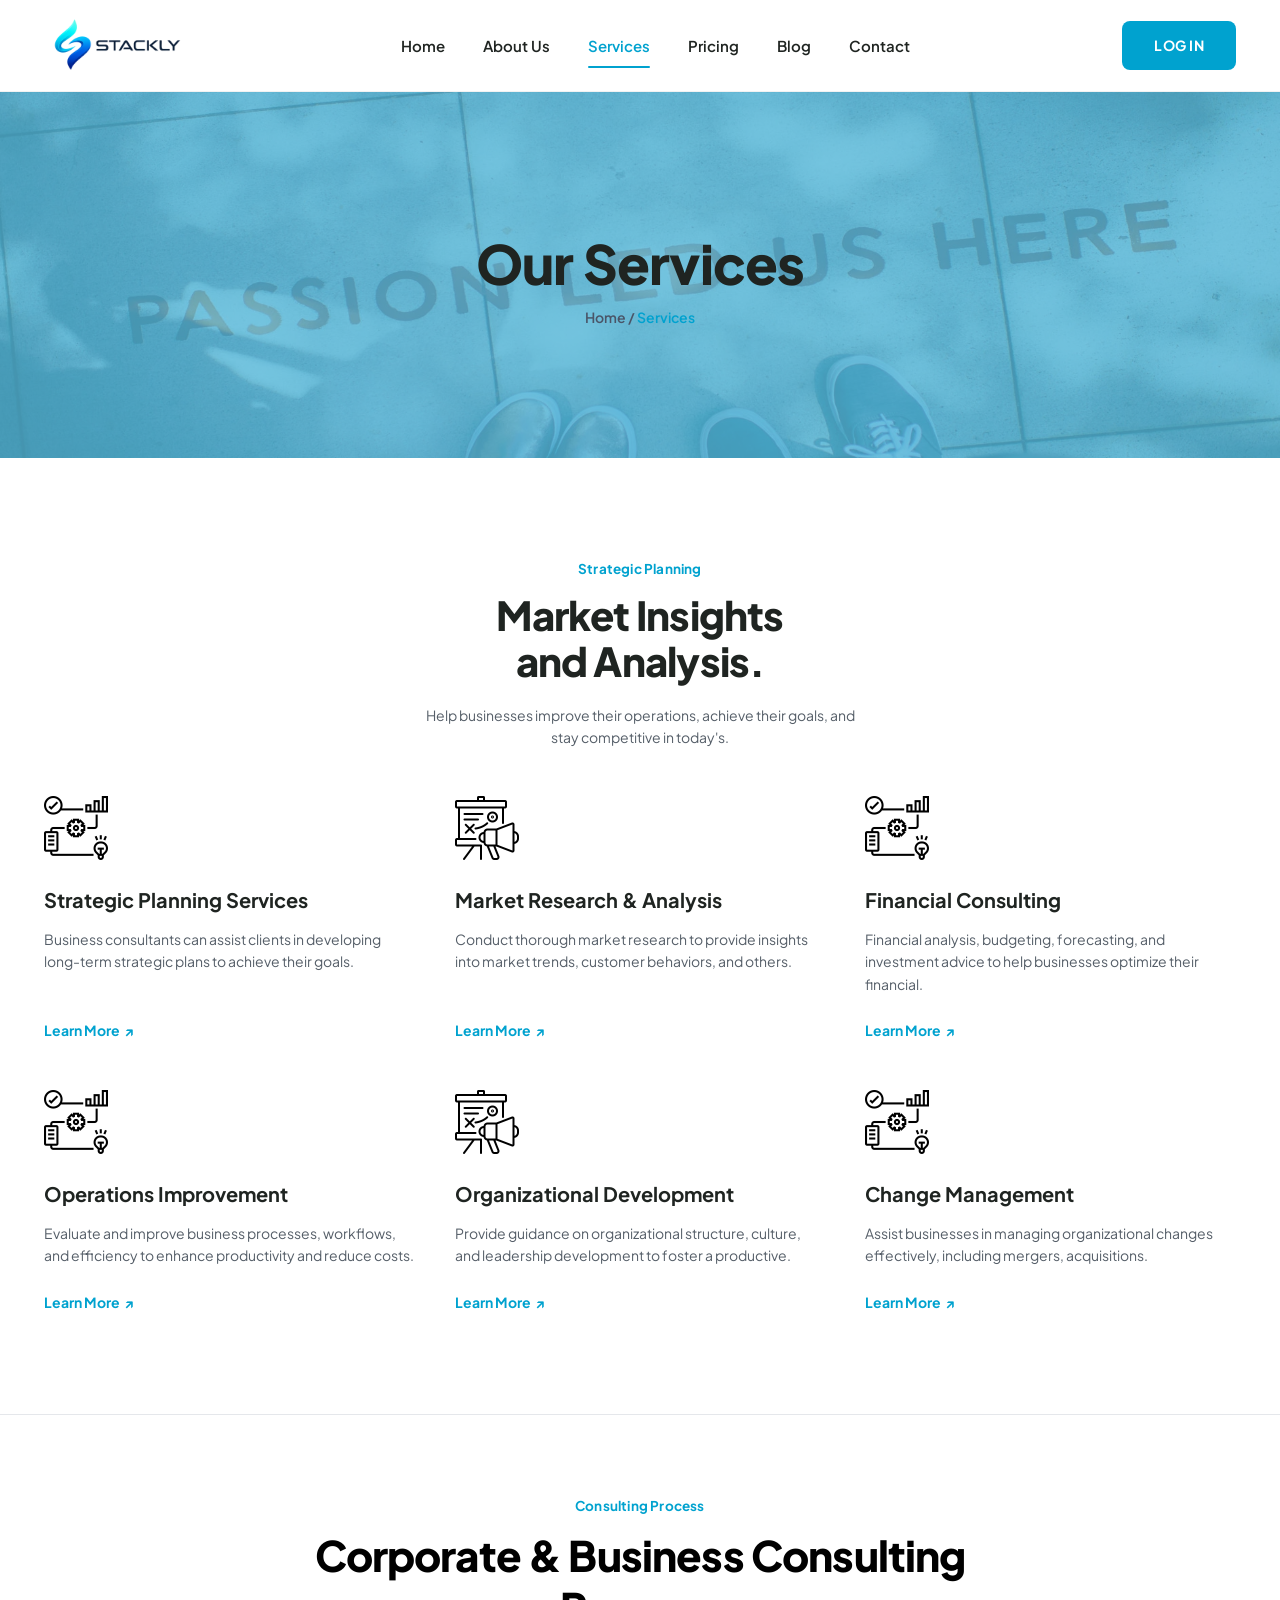
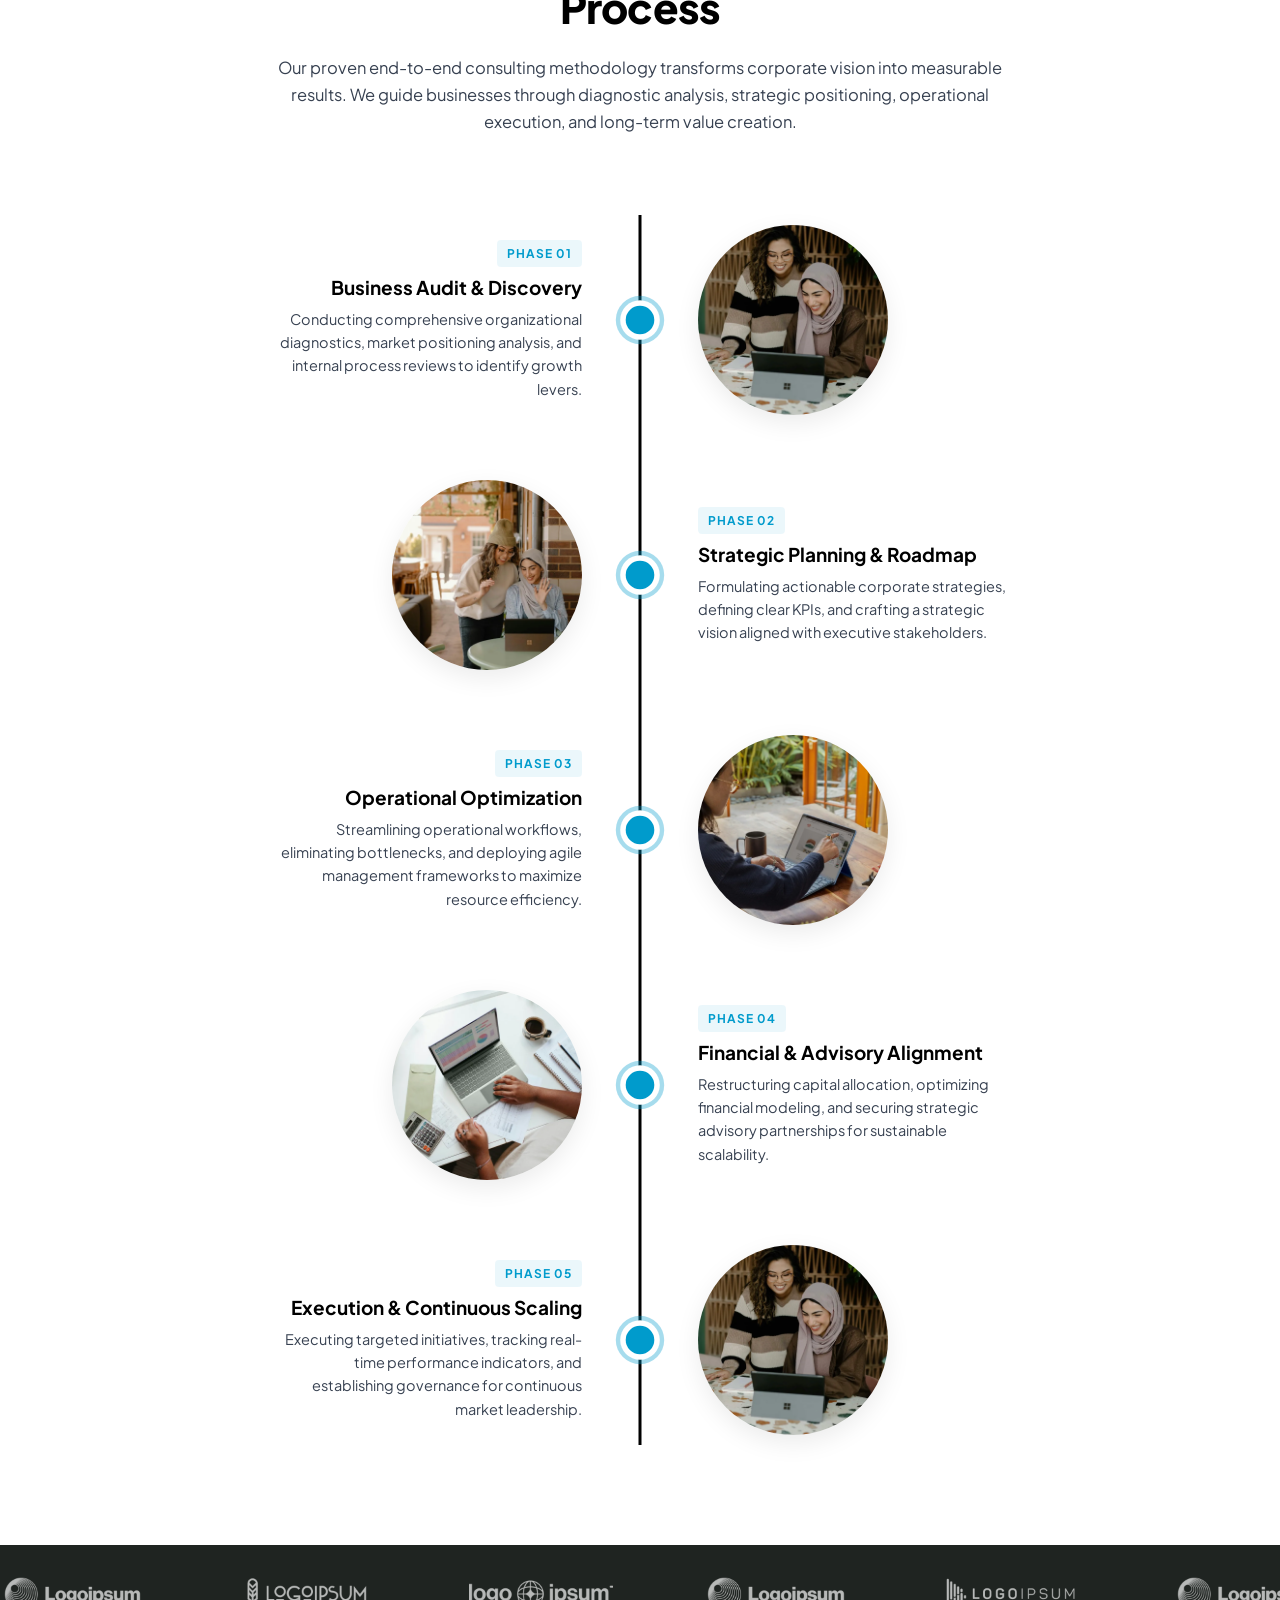
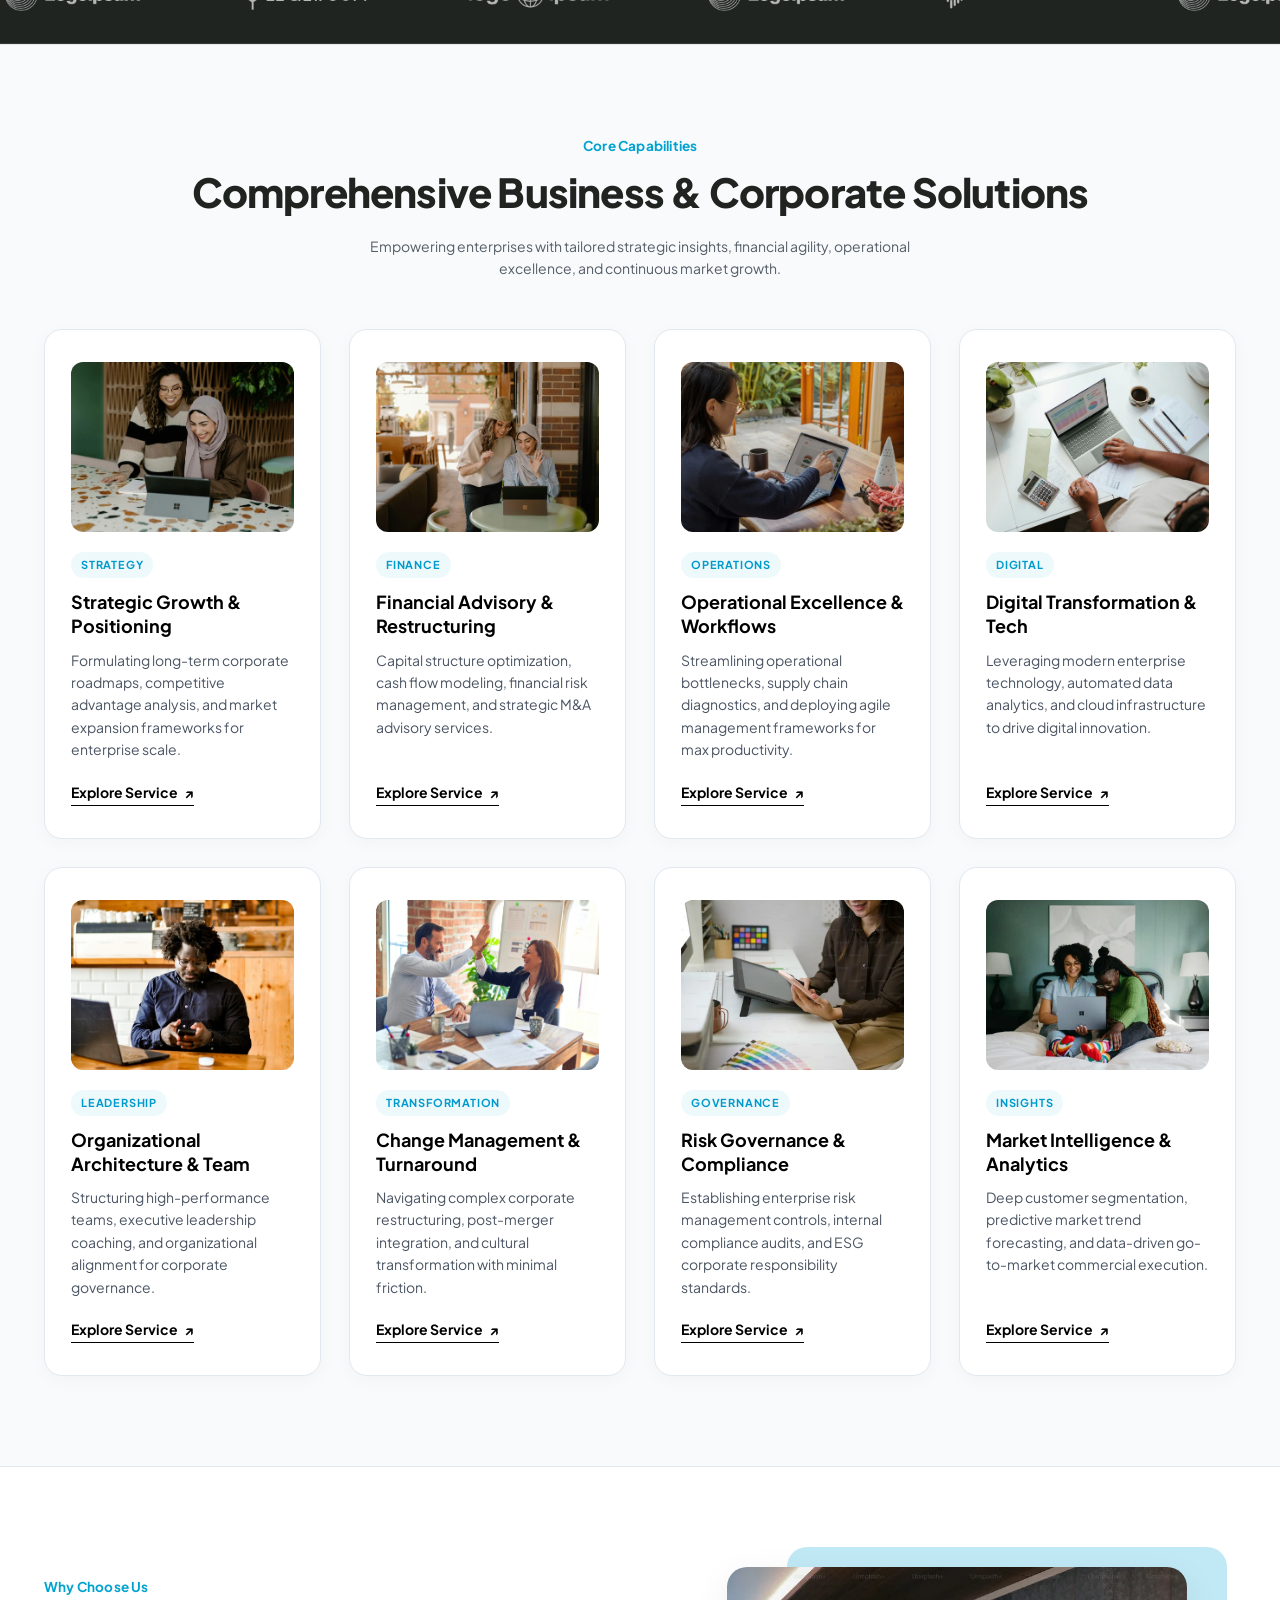
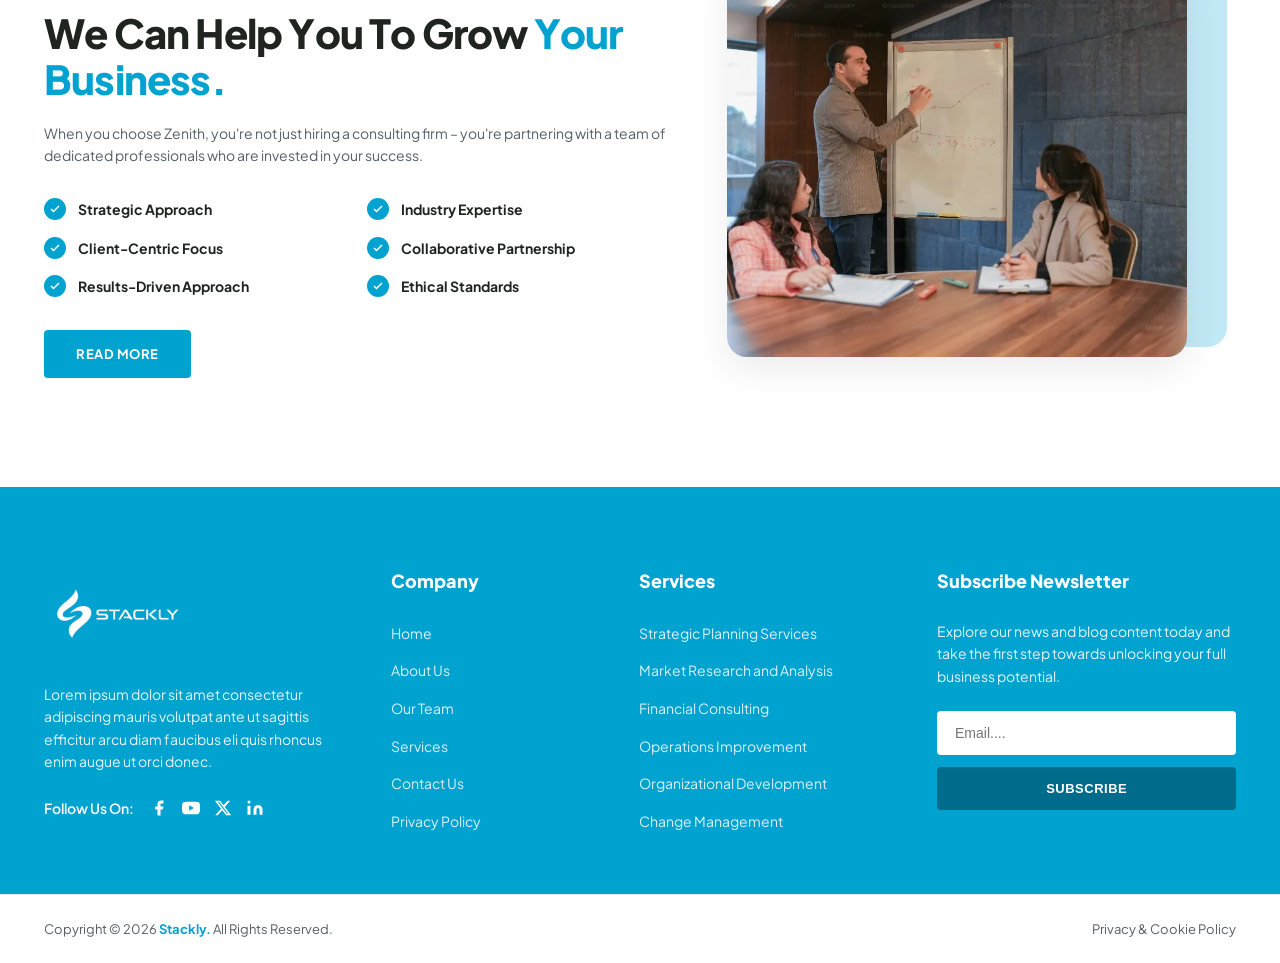
<file: services.html>
<!DOCTYPE html>
<html lang="en">
<head>
  <meta charset="UTF-8">
  <meta name="viewport" content="width=device-width, initial-scale=1.0">
  <title>Our Services - Stackly</title>
  <!-- Google Fonts: Plus Jakarta Sans & Inter -->
  <link rel="preconnect" href="https://fonts.googleapis.com">
  <link rel="preconnect" href="https://fonts.gstatic.com" crossorigin>
  <link href="https://fonts.googleapis.com/css2?family=Plus+Jakarta+Sans:wght@400;500;600;700;800&family=Inter:wght@400;500;600;700&display=swap" rel="stylesheet">
  <link rel="stylesheet" href="style.css">
</head>
<body>
  <!-- Preloader -->
    <!-- Preloader Screen with Logo -->
  <div id="preloader">
    <div class="preloader-content">
      <img src="home.img/01-header-logo.webp" alt="Stackly Logo" class="preloader-logo">
      <div class="preloader-spinner"></div>
      <div class="preloader-bar-wrapper">
        <div class="preloader-bar"></div>
      </div>
    </div>
  </div>

  <!-- ================= 1. HEADER NAVBAR ================= -->
  <header class="navbar">
    <div class="container navbar-container">
      <a href="index.html" class="logo">
        <img src="home.img/01-header-logo.webp" alt="Stackly Logo" class="logo-img">
      </a>

      <!-- Mobile Hamburger Toggle -->
      <button class="hamburger" aria-label="Toggle Navigation">
        <span class="hamburger-bar"></span>
        <span class="hamburger-bar"></span>
        <span class="hamburger-bar"></span>
      </button>
      <nav class="nav-menu">
        <a href="index.html" class="nav-link">Home</a>
        <a href="about.html" class="nav-link">About Us</a>
        <a href="services.html" class="nav-link active">Services</a>
        <a href="pricing.html" class="nav-link">Pricing</a>
        <a href="blog.html" class="nav-link">Blog</a>
        <a href="contact.html" class="nav-link">Contact</a>
        <a href="login.html" class="btn-login mobile-login-btn">LOG IN</a>
      </nav>
      <a href="login.html" class="btn-login desktop-login-btn">LOG IN</a>
    </div>
  </header>

  <!-- ================= 2. PAGE BANNER ================= -->
  <section class="page-banner">
    <div class="page-banner-watermark">PASSION LED US HERE</div>
    <div class="container page-banner-content">
      <h1 class="page-banner-title">Our Services</h1>
      <p class="page-banner-breadcrumb">Home / <span>Services</span></p>
    </div>
  </section>

  <!-- ================= 3. SERVICES SECTION (6 CARDS GRID) ================= -->
  <section class="services-section">
    <div class="container">
      <div class="section-header text-center">
        <span class="section-tag center-tag">Strategic Planning</span>
        <h2 class="section-title">Market Insights<br>and Analysis.</h2>
        <p class="section-desc center-desc">
          Help businesses improve their operations, achieve their goals, and<br>stay competitive in today's.
        </p>
      </div>

      <div class="services-full-grid">
        <!-- Card 1 -->
        <div class="service-item">
          <div class="service-icon">
            <img src="home.img/05-service-icon-strategic-planning.webp" alt="Strategic Planning Icon">
          </div>
          <h3 class="service-heading">Strategic Planning Services</h3>
          <p class="service-text">
            Business consultants can assist clients in developing long-term strategic plans to achieve their goals.
          </p>
          <a href="contact.html" class="service-link" data-service="strategic-planning">Learn More <span class="arrow">↗</span></a>
        </div>

        <!-- Card 2 -->
        <div class="service-item">
          <div class="service-icon">
            <img src="home.img/05-service-icon-market-research.webp" alt="Market Research Icon">
          </div>
          <h3 class="service-heading">Market Research &amp; Analysis</h3>
          <p class="service-text">
            Conduct thorough market research to provide insights into market trends, customer behaviors, and others.
          </p>
          <a href="contact.html" class="service-link" data-service="market-research">Learn More <span class="arrow">↗</span></a>
        </div>

        <!-- Card 3 -->
        <div class="service-item">
          <div class="service-icon">
            <img src="home.img/05-service-icon-strategic-planning.webp" alt="Financial Consulting Icon">
          </div>
          <h3 class="service-heading">Financial Consulting</h3>
          <p class="service-text">
            Financial analysis, budgeting, forecasting, and investment advice to help businesses optimize their financial.
          </p>
          <a href="contact.html" class="service-link" data-service="financial-consulting">Learn More <span class="arrow">↗</span></a>
        </div>

        <!-- Card 4 -->
        <div class="service-item">
          <div class="service-icon">
            <img src="home.img/05-service-icon-strategic-planning.webp" alt="Operations Improvement Icon">
          </div>
          <h3 class="service-heading">Operations Improvement</h3>
          <p class="service-text">
            Evaluate and improve business processes, workflows, and efficiency to enhance productivity and reduce costs.
          </p>
          <a href="contact.html" class="service-link" data-service="operations">Learn More <span class="arrow">↗</span></a>
        </div>

        <!-- Card 5 -->
        <div class="service-item">
          <div class="service-icon">
            <img src="home.img/05-service-icon-market-research.webp" alt="Organizational Development Icon">
          </div>
          <h3 class="service-heading">Organizational Development</h3>
          <p class="service-text">
            Provide guidance on organizational structure, culture, and leadership development to foster a productive.
          </p>
          <a href="contact.html" class="service-link" data-service="organizational">Learn More <span class="arrow">↗</span></a>
        </div>

        <!-- Card 6 -->
        <div class="service-item">
          <div class="service-icon">
            <img src="home.img/05-service-icon-strategic-planning.webp" alt="Change Management Icon">
          </div>
          <h3 class="service-heading">Change Management</h3>
          <p class="service-text">
            Assist businesses in managing organizational changes effectively, including mergers, acquisitions.
          </p>
          <a href="contact.html" class="service-link" data-service="change-management">Learn More <span class="arrow">↗</span></a>
        </div>
      </div>
    </div>
  </section>

  <!-- ================= 4. BUSINESS CONSULTING TIMELINE SECTION ================= -->
  <section class="timeline-section" id="timeline-section">
    <div class="container">
      <div class="timeline-header text-center">
        <span class="section-tag center-tag">Consulting Process</span>
        <h2 class="timeline-title">Corporate &amp; Business Consulting Process</h2>
        <p class="timeline-intro">
          Our proven end-to-end consulting methodology transforms corporate vision into measurable results. We guide businesses through diagnostic analysis, strategic positioning, operational execution, and long-term value creation.
        </p>
      </div>

      <div class="timeline-container">
        <!-- Central Line -->
        <div class="timeline-line"></div>

        <!-- Timeline Item 1 -->
        <div class="timeline-item item-right-img">
          <div class="timeline-content text-left">
            <div class="step-card">
              <span class="step-tag">Phase 01</span>
              <h3>Business Audit &amp; Discovery</h3>
              <p>Conducting comprehensive organizational diagnostics, market positioning analysis, and internal process reviews to identify growth levers.</p>
            </div>
          </div>
          <div class="timeline-node"></div>
          <div class="timeline-content img-right">
            <img src="home.img/07-case-study-1.webp" alt="Business Audit &amp; Discovery" class="timeline-circle-img">
          </div>
        </div>

        <!-- Timeline Item 2 -->
        <div class="timeline-item item-left-img">
          <div class="timeline-content img-left">
            <img src="home.img/07-case-study-2.webp" alt="Strategic Planning &amp; Roadmap" class="timeline-circle-img">
          </div>
          <div class="timeline-node"></div>
          <div class="timeline-content text-right">
            <div class="step-card">
              <span class="step-tag">Phase 02</span>
              <h3>Strategic Planning &amp; Roadmap</h3>
              <p>Formulating actionable corporate strategies, defining clear KPIs, and crafting a strategic vision aligned with executive stakeholders.</p>
            </div>
          </div>
        </div>

        <!-- Timeline Item 3 -->
        <div class="timeline-item item-right-img">
          <div class="timeline-content text-left">
            <div class="step-card">
              <span class="step-tag">Phase 03</span>
              <h3>Operational Optimization</h3>
              <p>Streamlining operational workflows, eliminating bottlenecks, and deploying agile management frameworks to maximize resource efficiency.</p>
            </div>
          </div>
          <div class="timeline-node"></div>
          <div class="timeline-content img-right">
            <img src="home.img/07-case-study-3.webp" alt="Operational Optimization" class="timeline-circle-img">
          </div>
        </div>

        <!-- Timeline Item 4 -->
        <div class="timeline-item item-left-img">
          <div class="timeline-content img-left">
            <img src="home.img/07-case-study-4.webp" alt="Financial &amp; Advisory Alignment" class="timeline-circle-img">
          </div>
          <div class="timeline-node"></div>
          <div class="timeline-content text-right">
            <div class="step-card">
              <span class="step-tag">Phase 04</span>
              <h3>Financial &amp; Advisory Alignment</h3>
              <p>Restructuring capital allocation, optimizing financial modeling, and securing strategic advisory partnerships for sustainable scalability.</p>
            </div>
          </div>
        </div>

        <!-- Timeline Item 5 -->
        <div class="timeline-item item-right-img">
          <div class="timeline-content text-left">
            <div class="step-card">
              <span class="step-tag">Phase 05</span>
              <h3>Execution &amp; Continuous Scaling</h3>
              <p>Executing targeted initiatives, tracking real-time performance indicators, and establishing governance for continuous market leadership.</p>
            </div>
          </div>
          <div class="timeline-node"></div>
          <div class="timeline-content img-right">
            <img src="home.img/07-case-study-1.webp" alt="Execution &amp; Continuous Scaling" class="timeline-circle-img">
          </div>
        </div>
      </div>
    </div>
  </section>

  <!-- ================= 5. PARTNER LOGOS BANNER ================= -->
  <section class="partner-strip">
    <div class="partner-marquee">
      <div class="partner-track">
        <div class="partner-item"><img src="home.img/03-brand-logo-1.webp" alt="Logoipsum 1" class="partner-img"></div>
        <div class="partner-item"><img src="home.img/03-brand-logo-2.webp" alt="Logoipsum 2" class="partner-img"></div>
        <div class="partner-item"><img src="home.img/03-brand-logo-3.webp" alt="Logoipsum 3" class="partner-img"></div>
        <div class="partner-item"><img src="home.img/03-brand-logo-4.webp" alt="Logoipsum 4" class="partner-img"></div>
        <div class="partner-item"><img src="home.img/03-brand-logo-5.webp" alt="Logoipsum 5" class="partner-img"></div>
        <!-- Seamless duplicate loop -->
        <div class="partner-item"><img src="home.img/03-brand-logo-1.webp" alt="Logoipsum 1" class="partner-img"></div>
        <div class="partner-item"><img src="home.img/03-brand-logo-2.webp" alt="Logoipsum 2" class="partner-img"></div>
        <div class="partner-item"><img src="home.img/03-brand-logo-3.webp" alt="Logoipsum 3" class="partner-img"></div>
        <div class="partner-item"><img src="home.img/03-brand-logo-4.webp" alt="Logoipsum 4" class="partner-img"></div>
      </div>
    </div>
  </section>

  <!-- ================= 6. CONSULTING CAPABILITIES 8-CARD GRID ================= -->
  <section class="capabilities-section" id="capabilities-section">
    <div class="container">
      <div class="section-header text-center">
        <span class="section-tag center-tag">Core Capabilities</span>
        <h2 class="section-title">Comprehensive Business &amp; Corporate Solutions</h2>
        <p class="section-desc center-desc">
          Empowering enterprises with tailored strategic insights, financial agility, operational excellence, and continuous market growth.
        </p>
      </div>

      <div class="capabilities-grid">
        <!-- Card 1 -->
        <div class="capability-card">
          <div class="capability-image-box">
            <img src="home.img/07-case-study-1.webp" alt="Strategic Growth &amp; Positioning">
          </div>
          <span class="capability-badge">Strategy</span>
          <h3 class="capability-title">Strategic Growth &amp; Positioning</h3>
          <p class="capability-desc">Formulating long-term corporate roadmaps, competitive advantage analysis, and market expansion frameworks for enterprise scale.</p>
          <a href="contact.html" class="capability-link">Explore Service <span class="arrow">↗</span></a>
        </div>

        <!-- Card 2 -->
        <div class="capability-card">
          <div class="capability-image-box">
            <img src="home.img/07-case-study-2.webp" alt="Financial Advisory &amp; Restructuring">
          </div>
          <span class="capability-badge">Finance</span>
          <h3 class="capability-title">Financial Advisory &amp; Restructuring</h3>
          <p class="capability-desc">Capital structure optimization, cash flow modeling, financial risk management, and strategic M&amp;A advisory services.</p>
          <a href="contact.html" class="capability-link">Explore Service <span class="arrow">↗</span></a>
        </div>

        <!-- Card 3 -->
        <div class="capability-card">
          <div class="capability-image-box">
            <img src="home.img/07-case-study-3.webp" alt="Operational Excellence &amp; Workflows">
          </div>
          <span class="capability-badge">Operations</span>
          <h3 class="capability-title">Operational Excellence &amp; Workflows</h3>
          <p class="capability-desc">Streamlining operational bottlenecks, supply chain diagnostics, and deploying agile management frameworks for max productivity.</p>
          <a href="contact.html" class="capability-link">Explore Service <span class="arrow">↗</span></a>
        </div>

        <!-- Card 4 -->
        <div class="capability-card">
          <div class="capability-image-box">
            <img src="home.img/07-case-study-4.webp" alt="Digital Transformation &amp; Tech">
          </div>
          <span class="capability-badge">Digital</span>
          <h3 class="capability-title">Digital Transformation &amp; Tech</h3>
          <p class="capability-desc">Leveraging modern enterprise technology, automated data analytics, and cloud infrastructure to drive digital innovation.</p>
          <a href="contact.html" class="capability-link">Explore Service <span class="arrow">↗</span></a>
        </div>

        <!-- Card 5 -->
        <div class="capability-card">
          <div class="capability-image-box">
            <img src="home.img/07-case-study-5.webp" alt="Organizational Architecture &amp; Team">
          </div>
          <span class="capability-badge">Leadership</span>
          <h3 class="capability-title">Organizational Architecture &amp; Team</h3>
          <p class="capability-desc">Structuring high-performance teams, executive leadership coaching, and organizational alignment for corporate governance.</p>
          <a href="contact.html" class="capability-link">Explore Service <span class="arrow">↗</span></a>
        </div>

        <!-- Card 6 -->
        <div class="capability-card">
          <div class="capability-image-box">
            <img src="home.img/07-case-study-6.webp" alt="Change Management &amp; Turnaround">
          </div>
          <span class="capability-badge">Transformation</span>
          <h3 class="capability-title">Change Management &amp; Turnaround</h3>
          <p class="capability-desc">Navigating complex corporate restructuring, post-merger integration, and cultural transformation with minimal friction.</p>
          <a href="contact.html" class="capability-link">Explore Service <span class="arrow">↗</span></a>
        </div>

        <!-- Card 7 -->
        <div class="capability-card">
          <div class="capability-image-box">
            <img src="home.img/13-blog-1-interactive-content.webp" alt="Risk Governance &amp; Compliance">
          </div>
          <span class="capability-badge">Governance</span>
          <h3 class="capability-title">Risk Governance &amp; Compliance</h3>
          <p class="capability-desc">Establishing enterprise risk management controls, internal compliance audits, and ESG corporate responsibility standards.</p>
          <a href="contact.html" class="capability-link">Explore Service <span class="arrow">↗</span></a>
        </div>

        <!-- Card 8 -->
        <div class="capability-card">
          <div class="capability-image-box">
            <img src="home.img/13-blog-2-digital-marketing.webp" alt="Market Intelligence &amp; Analytics">
          </div>
          <span class="capability-badge">Insights</span>
          <h3 class="capability-title">Market Intelligence &amp; Analytics</h3>
          <p class="capability-desc">Deep customer segmentation, predictive market trend forecasting, and data-driven go-to-market commercial execution.</p>
          <a href="contact.html" class="capability-link">Explore Service <span class="arrow">↗</span></a>
        </div>
      </div>
    </div>
  </section>

  <!-- ================= 7. WHY CHOOSE US SECTION ================= -->
  <section class="why-choose-section">
    <div class="container why-choose-grid">
      <div class="why-choose-content">
        <span class="section-tag">Why Choose Us</span>
        <h2 class="section-title">We Can Help You To Grow <span class="highlight-cyan">Your Business.</span></h2>
        <p class="section-desc">
          When you choose Zenith, you're not just hiring a consulting firm – you're partnering with a team of dedicated professionals who are invested in your success.
        </p>

        <div class="benefits-grid">
          <div class="benefit-item">
            <div class="check-circle"><svg viewBox="0 0 24 24" fill="none" stroke="white" stroke-width="3"><polyline points="20 6 9 17 4 12"/></svg></div>
            <span>Strategic Approach</span>
          </div>
          <div class="benefit-item">
            <div class="check-circle"><svg viewBox="0 0 24 24" fill="none" stroke="white" stroke-width="3"><polyline points="20 6 9 17 4 12"/></svg></div>
            <span>Industry Expertise</span>
          </div>
          <div class="benefit-item">
            <div class="check-circle"><svg viewBox="0 0 24 24" fill="none" stroke="white" stroke-width="3"><polyline points="20 6 9 17 4 12"/></svg></div>
            <span>Client-Centric Focus</span>
          </div>
          <div class="benefit-item">
            <div class="check-circle"><svg viewBox="0 0 24 24" fill="none" stroke="white" stroke-width="3"><polyline points="20 6 9 17 4 12"/></svg></div>
            <span>Collaborative Partnership</span>
          </div>
          <div class="benefit-item">
            <div class="check-circle"><svg viewBox="0 0 24 24" fill="none" stroke="white" stroke-width="3"><polyline points="20 6 9 17 4 12"/></svg></div>
            <span>Results-Driven Approach</span>
          </div>
          <div class="benefit-item">
            <div class="check-circle"><svg viewBox="0 0 24 24" fill="none" stroke="white" stroke-width="3"><polyline points="20 6 9 17 4 12"/></svg></div>
            <span>Ethical Standards</span>
          </div>
        </div>

        <div class="why-choose-cta">
          <a href="about.html" class="btn-read-more">READ MORE</a>
        </div>
      </div>

      <div class="why-choose-visual">
        <div class="why-backdrop"></div>
        <div class="why-image-box">
          <img src="home.img/08-why-choose-us-presentation.webp" alt="Consultant Presenting Strategy">
        </div>
      </div>
    </div>
  </section>



  <!-- ================= 7. CYAN MAIN FOOTER ================= -->
    

  <footer class="footer-cyan">
    <div class="container footer-grid">
      <div class="footer-col brand-col">
        <div class="footer-logo">
          <img src="home.img/14-footer-logo-white.webp" alt="Stackly Logo" class="footer-logo-img">
        </div>
        <p class="footer-desc">
          Lorem ipsum dolor sit amet consectetur adipiscing mauris volutpat ante ut sagittis efficitur arcu diam faucibus eli quis rhoncus enim augue ut orci donec.
        </p>
        <div class="social-follow white-socials">
          <span class="follow-label white-text">Follow Us On:</span>
          <div class="social-icons">
            <a href="https://www.facebook.com" target="_blank" rel="noopener noreferrer" aria-label="Facebook"><svg viewBox="0 0 24 24" fill="currentColor"><path d="M18 2h-3a5 5 0 0 0-5 5v3H7v4h3v8h4v-8h3l1-4h-4V7a1 1 0 0 1 1-1h3z"/></svg></a>
            <a href="https://www.youtube.com" target="_blank" rel="noopener noreferrer" aria-label="YouTube"><svg viewBox="0 0 24 24" fill="currentColor"><path d="M23.498 6.186a3.016 3.016 0 0 0-2.122-2.136C19.505 3.545 12 3.545 12 3.545s-7.505 0-9.377.505A3.017 3.017 0 0 0 .502 6.186C0 8.07 0 12 0 12s0 3.93.502 5.814a3.016 3.016 0 0 0 2.122 2.136c1.871.505 9.376.505 9.376.505s7.505 0 9.377-.505a3.015 3.015 0 0 0 2.122-2.136C24 15.93 24 12 24 12s0-3.93-.502-5.814zM9.545 15.568V8.432L15.818 12l-6.273 3.568z"/></svg></a>
            <a href="https://x.com" target="_blank" rel="noopener noreferrer" aria-label="X"><svg viewBox="0 0 24 24" fill="currentColor"><path d="M18.244 2.25h3.308l-7.227 8.26 8.502 11.24H16.17l-5.214-6.817L4.99 21.75H1.68l7.73-8.835L1.254 2.25H8.08l4.713 6.231zm-1.161 17.52h1.833L7.084 4.126H5.117z"/></svg></a>
            <a href="https://www.linkedin.com" target="_blank" rel="noopener noreferrer" aria-label="LinkedIn"><svg viewBox="0 0 24 24" fill="currentColor"><path d="M16 8a6 6 0 0 1 6 6v7h-4v-7a2 2 0 0 0-2-2 2 2 0 0 0-2 2v7h-4v-7a6 6 0 0 1 6-6z M2 9h4v12H2z M4 2a2 2 0 1 0 0 4 2 2 0 0 0 0-4z"/></svg></a>
          </div>
        </div>
      </div>

      <div class="footer-col">
        <h4 class="footer-heading">Company</h4>
        <ul class="footer-links">
          <li><a href="index.html">Home</a></li>
          <li><a href="about.html">About Us</a></li>
          <li><a href="services.html">Our Team</a></li>
          <li><a href="services.html">Services</a></li>
          <li><a href="contact.html">Contact Us</a></li>
          <li><a href="contact.html">Privacy Policy</a></li>
        </ul>
      </div>

      <div class="footer-col">
        <h4 class="footer-heading">Services</h4>
        <ul class="footer-links">
          <li><a href="services.html">Strategic Planning Services</a></li>
          <li><a href="services.html">Market Research and Analysis</a></li>
          <li><a href="services.html">Financial Consulting</a></li>
          <li><a href="services.html">Operations Improvement</a></li>
          <li><a href="services.html">Organizational Development</a></li>
          <li><a href="services.html">Change Management</a></li>
        </ul>
      </div>

      <div class="footer-col">
        <h4 class="footer-heading">Subscribe Newsletter</h4>
        <p class="footer-sub-text">
          Explore our news and blog content today and take the first step towards unlocking your full business potential.
        </p>
        <form class="newsletter-form">
          <input type="email" placeholder="Email...." class="newsletter-input" required>
          <button type="submit" class="btn-subscribe">SUBSCRIBE</button>
        </form>
      </div>
    </div>
  </footer>

  <!-- ================= 8. COPYRIGHT BOTTOM BAR ================= -->
  <div class="copyright-bar">
    <div class="container copyright-container">
      <p class="copy-text">Copyright © 2026 <span class="cyan-brand">Stackly.</span> All Rights Reserved.</p>
      <a href="contact.html" class="privacy-link">Privacy &amp; Cookie Policy</a>
    </div>
  </div>

  <script src="main.js"></script>
</body>
</html>
</file>
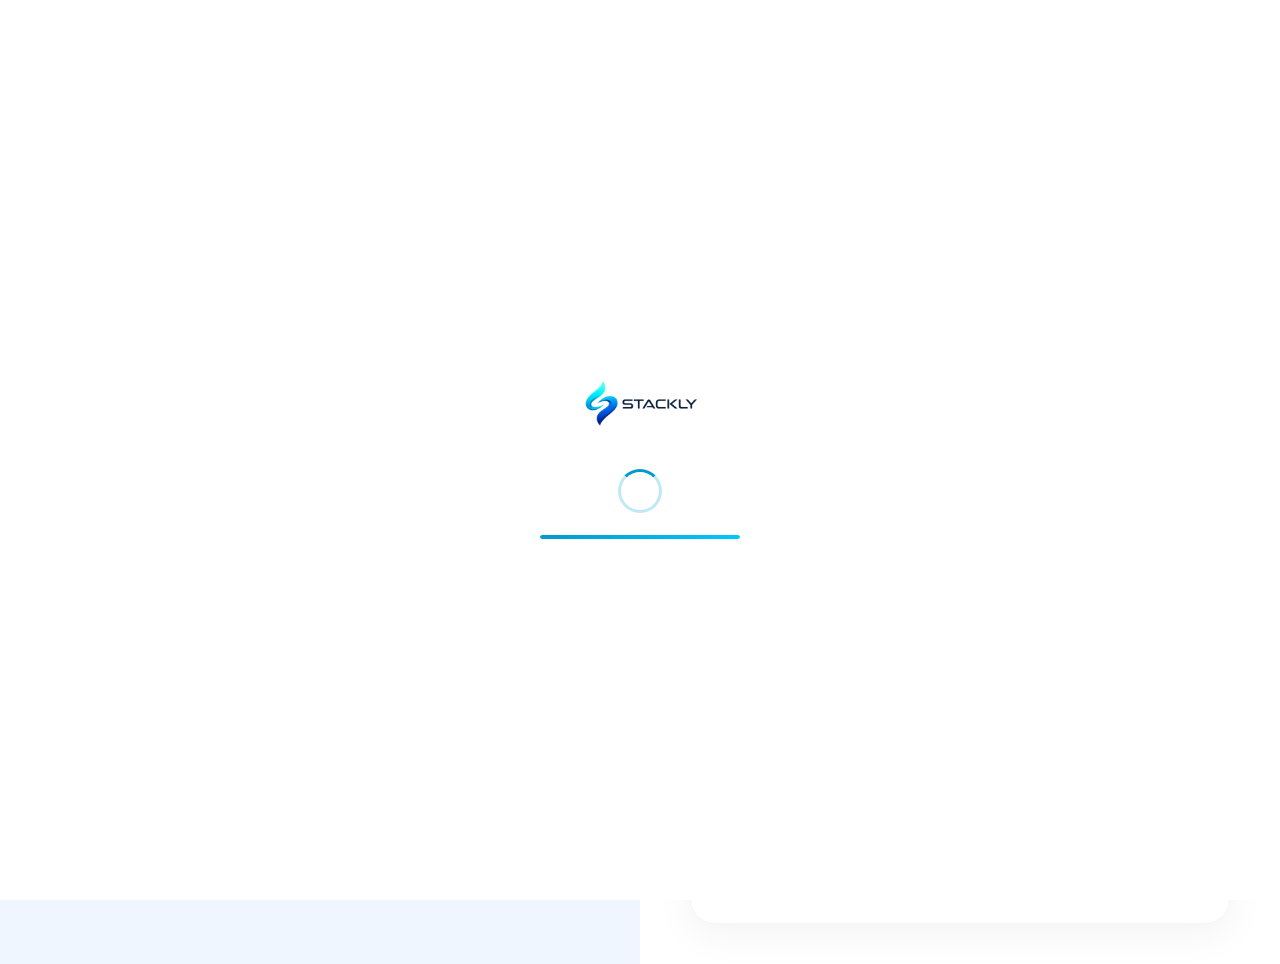
<file: signup.html>
<!DOCTYPE html>
<html lang="en">
<head>
  <meta charset="UTF-8">
  <meta name="viewport" content="width=device-width, initial-scale=1.0">
  <title>Sign Up - Stackly</title>
  <!-- Google Fonts: Plus Jakarta Sans & Inter -->
  <link rel="preconnect" href="https://fonts.googleapis.com">
  <link rel="preconnect" href="https://fonts.gstatic.com" crossorigin>
  <link href="https://fonts.googleapis.com/css2?family=Plus+Jakarta+Sans:wght@400;500;600;700;800&family=Inter:wght@400;500;600;700&display=swap" rel="stylesheet">
  <link rel="stylesheet" href="style.css">
</head>
<body class="auth-body"> 

  <!-- Preloader Screen with Logo -->
  <div id="preloader">
    <div class="preloader-content">
      <img src="home.img/01-header-logo.webp" alt="Stackly Logo" class="preloader-logo">
      <div class="preloader-spinner"></div>
      <div class="preloader-bar-wrapper">
        <div class="preloader-bar"></div>
      </div>
    </div>
  </div>

  <div class="auth-page">
    
    <!-- Left Column: Graphic Side -->
    <div class="auth-left">
      <div class="auth-dots-bg"></div>
      <div class="auth-left-content">
        <span class="auth-tag">CREATE YOUR ACCOUNT</span>
        <h1 class="auth-heading">Join <span class="highlight-blue">Stackly</span> and Grow Your <span class="highlight-blue">Business</span></h1>
        <p class="auth-subtext">
          Create your account to access personalized solutions, track your projects, and achieve your business goals.
        </p>

        <div class="auth-features-grid">
          <div class="auth-feature-item">
            <div class="blue-check">✓</div>
            <span>Personalized Dashboard</span>
          </div>
          <div class="auth-feature-item">
            <div class="blue-check">✓</div>
            <span>Market Insights</span>
          </div>
          <div class="auth-feature-item">
            <div class="blue-check">✓</div>
            <span>Project Management</span>
          </div>
          <div class="auth-feature-item">
            <div class="blue-check">✓</div>
            <span>Secure &amp; Reliable</span>
          </div>
          <div class="auth-feature-item">
            <div class="blue-check">✓</div>
            <span>Expert Advisor Support</span>
          </div>
          <div class="auth-feature-item">
            <div class="blue-check">✓</div>
            <span>24/7 Customer Support</span>
          </div>
        </div>

        <div class="auth-illustration mt-20">
          <img src="home.img/image 18.webp" alt="Join Stackly Illustration">
        </div>
      </div>
    </div>

    <!-- Right Column: Form Side -->
    <div class="auth-right">
      <a href="index.html" class="auth-close-btn" aria-label="Close page">
        <svg viewBox="0 0 24 24" fill="none" stroke="currentColor" stroke-width="2.5"><line x1="18" y1="6" x2="6" y2="18"/><line x1="6" y1="6" x2="18" y2="18"/></svg>
      </a>
      <div class="auth-form-card auth-wide-card">
        <h2 class="auth-form-title">Create Your Account</h2>
        <p class="auth-form-subtitle">Fill in your details to get started with Stackly</p>

        <form class="auth-form">
          <!-- Select Role Field -->
          <div class="auth-field-group">
            <label class="auth-label">Select Role</label>
            <div class="auth-input-wrapper">
              <span class="field-icon">
                <svg viewBox="0 0 24 24" fill="none" stroke="currentColor" stroke-width="2"><path d="M17 21v-2a4 4 0 0 0-4-4H5a4 4 0 0 0-4 4v2"/><circle cx="9" cy="7" r="4"/><path d="M23 21v-2a4 4 0 0 0-3-3.87"/><path d="M16 3.13a4 4 0 0 1 0 7.75"/></svg>
              </span>
              <select class="auth-select" required>
                <option value="" disabled selected>Select your role</option>
                <option value="admin">Administrator</option>
                <option value="client">Client / User</option>
                <option value="consultant">Consultant</option>
              </select>
            </div>
          </div>

          <!-- Row 1: Names -->
          <div class="form-row-2col">
            <div class="auth-field-group">
              <label class="auth-label">First Name</label>
              <div class="auth-input-wrapper">
                <span class="field-icon">
                  <svg viewBox="0 0 24 24" fill="none" stroke="currentColor" stroke-width="2"><path d="M20 21v-2a4 4 0 0 0-4-4H8a4 4 0 0 0-4 4v2"/><circle cx="12" cy="7" r="4"/></svg>
                </span>
                <input type="text" placeholder="Enter your first name" class="auth-input" required>
              </div>
            </div>
            <div class="auth-field-group">
              <label class="auth-label">Last Name</label>
              <div class="auth-input-wrapper">
                <span class="field-icon">
                  <svg viewBox="0 0 24 24" fill="none" stroke="currentColor" stroke-width="2"><path d="M20 21v-2a4 4 0 0 0-4-4H8a4 4 0 0 0-4 4v2"/><circle cx="12" cy="7" r="4"/></svg>
                </span>
                <input type="text" placeholder="Enter your last name" class="auth-input" required>
              </div>
            </div>
          </div>

          <!-- Row 2: Email -->
          <div class="auth-field-group">
            <label class="auth-label">Email Address</label>
            <div class="auth-input-wrapper">
              <span class="field-icon">
                <svg viewBox="0 0 24 24" fill="none" stroke="currentColor" stroke-width="2"><path d="M4 4h16c1.1 0 2 .9 2 2v12c0 1.1-.9 2-2 2H4c-1.1 0-2-.9-2-2V6c0-1.1.9-2 2-2z"/><polyline points="22,6 12,13 2,6"/></svg>
              </span>
              <input type="email" placeholder="Enter your email" class="auth-input" required>
            </div>
          </div>

          <!-- Row 3: Phone & Company -->
          <div class="form-row-2col">
            <div class="auth-field-group">
              <label class="auth-label">Phone Number</label>
              <div class="auth-input-wrapper">
                <span class="field-icon">
                  <svg viewBox="0 0 24 24" fill="none" stroke="currentColor" stroke-width="2"><path d="M22 16.92v3a2 2 0 0 1-2.18 2 19.79 19.79 0 0 1-8.63-3.07 19.5 19.5 0 0 1-6-6 19.79 19.79 0 0 1-3.07-8.67A2 2 0 0 1 4.11 2h3a2 2 0 0 1 2 1.72 12.84 12.84 0 0 0 .7 2.81 2 2 0 0 1-.45 2.11L8.09 9.91a16 16 0 0 0 6 6l1.27-1.27a2 2 0 0 1 2.11-.45 12.84 12.84 0 0 0 2.81.7A2 2 0 0 1 22 16.92z"/></svg>
                </span>
                <input type="tel" placeholder="Enter your phone number" class="auth-input" required>
              </div>
            </div>
            <div class="auth-field-group">
              <label class="auth-label">Company Name</label>
              <div class="auth-input-wrapper">
                <span class="field-icon">
                  <svg viewBox="0 0 24 24" fill="none" stroke="currentColor" stroke-width="2"><rect x="4" y="2" width="16" height="20" rx="2" ry="2"/><path d="M9 22v-4h6v4"/><path d="M8 6h.01"/><path d="M16 6h.01"/><path d="M12 6h.01"/><path d="M12 10h.01"/><path d="M12 14h.01"/><path d="M16 10h.01"/><path d="M16 14h.01"/><path d="M8 10h.01"/><path d="M8 14h.01"/></svg>
                </span>
                <input type="text" placeholder="Enter your company name" class="auth-input" required>
              </div>
            </div>
          </div>

          <!-- Row 4: Passwords -->
          <div class="form-row-2col">
            <div class="auth-field-group">
              <label class="auth-label">Password</label>
              <div class="auth-input-wrapper">
                <span class="field-icon">
                  <svg viewBox="0 0 24 24" fill="none" stroke="currentColor" stroke-width="2"><rect x="3" y="11" width="18" height="11" rx="2" ry="2"/><path d="M7 11V7a5 5 0 0 1 10 0v4"/></svg>
                </span>
                <input type="password" placeholder="Create a password" class="auth-input" required>
                <button type="button" class="password-toggle" aria-label="Toggle password visibility">
                  <svg viewBox="0 0 24 24" fill="none" stroke="currentColor" stroke-width="2"><path d="M1 12s4-8 11-8 11 8 11 8-4 8-11 8-11-8-11-8z"/><circle cx="12" cy="12" r="3"/></svg>
                </button>
              </div>
            </div>
            <div class="auth-field-group">
              <label class="auth-label">Confirm Password</label>
              <div class="auth-input-wrapper">
                <span class="field-icon">
                  <svg viewBox="0 0 24 24" fill="none" stroke="currentColor" stroke-width="2"><rect x="3" y="11" width="18" height="11" rx="2" ry="2"/><path d="M7 11V7a5 5 0 0 1 10 0v4"/></svg>
                </span>
                <input type="password" placeholder="Confirm your password" class="auth-input" required>
                <button type="button" class="password-toggle" aria-label="Toggle password visibility">
                  <svg viewBox="0 0 24 24" fill="none" stroke="currentColor" stroke-width="2"><path d="M1 12s4-8 11-8 11 8 11 8-4 8-11 8-11-8-11-8z"/><circle cx="12" cy="12" r="3"/></svg>
                </button>
              </div>
            </div>
          </div>

          <!-- Terms Checkbox -->
          <div class="auth-meta-row">
            <label class="checkbox-label">
              <input type="checkbox" required>
              <span>I agree to the <a href="contact.html" class="forgot-link">Terms &amp; Conditions</a> and <a href="contact.html" class="forgot-link">Privacy Policy</a></span>
            </label>
          </div>

          <!-- Submit Button -->
          <button type="submit" class="btn-auth-primary">Sign Up</button>

          <!-- Divider -->
          <div class="auth-divider">
            <span>or sign up with</span>
          </div>

          <!-- Social Buttons -->
          <div class="auth-social-grid">
            <a href="client-dashboard.html" class="btn-social">
              <svg viewBox="0 0 24 24" class="social-svg-icon"><path fill="#4285F4" d="M22.56 12.25c0-.78-.07-1.53-.2-2.25H12v4.26h5.92c-.26 1.37-1.04 2.53-2.21 3.31v2.77h3.57c2.08-1.92 3.28-4.74 3.28-8.09z"/><path fill="#34A853" d="M12 23c2.97 0 5.46-.98 7.28-2.66l-3.57-2.77c-.98.66-2.23 1.06-3.71 1.06-2.86 0-5.29-1.93-6.16-4.53H2.18v2.84C3.99 20.53 7.7 23 12 23z"/><path fill="#FBBC05" d="M5.84 14.09c-.22-.66-.35-1.36-.35-2.09s.13-1.43.35-2.09V7.06H2.18C1.43 8.55 1 10.22 1 12s.43 3.45 1.18 4.94l2.85-2.22.81-.63z"/><path fill="#EA4335" d="M12 5.38c1.62 0 3.06.56 4.21 1.64l3.15-3.15C17.45 2.09 14.97 1 12 1 7.7 1 3.99 3.47 2.18 7.06l3.66 2.84c.87-2.6 3.3-4.52 6.16-4.52z"/></svg>
              <span>Google</span>
            </a>
            <a href="client-dashboard.html" class="btn-social">
              <svg viewBox="0 0 24 24" class="social-svg-icon" fill="#1877F2"><path d="M24 12.073c0-6.627-5.373-12-12-12s-12 5.373-12 12c0 5.99 4.388 10.954 10.125 11.854v-8.385H7.078v-3.47h3.047V9.43c0-3.007 1.792-4.669 4.533-4.669 1.312 0 2.686.235 2.686.235v2.953H15.83c-1.491 0-1.956.925-1.956 1.874v2.25h3.328l-.532 3.47h-2.796v8.385C19.612 23.027 24 18.062 24 12.073z"/></svg>
              <span>Facebook</span>
            </a>
          </div>

          <!-- Bottom Switch Link -->
          <p class="auth-switch-text">
            Already have an account? <a href="login.html" class="auth-switch-link">Log In</a>
          </p>

        </form>
      </div>
    </div>

  </div>

  <script src="main.js"></script>
  <script>
    document.addEventListener('DOMContentLoaded', () => {
      const form = document.querySelector('.auth-form');
      if (form) {
        form.addEventListener('submit', (e) => {
          e.preventDefault();
          const roleSelect = form.querySelector('.auth-select');
          const role = roleSelect ? roleSelect.value : 'client';

          let targetDashboard = 'client-dashboard.html';
          if (role === 'admin') targetDashboard = 'admin-dashboard.html';
          else if (role === 'consultant') targetDashboard = 'consultant-dashboard.html';

          const preloader = document.getElementById('preloader');
          if (preloader) {
            preloader.style.display = 'flex';
            preloader.classList.remove('preloader-hidden');
          }
          setTimeout(() => {
            window.location.href = targetDashboard;
          }, 1000);
        });
      }
    });
  </script>
</body>
</html>
</file>
<file: style.css>
/* ==========================================================================
   STACKLY - COMPLETE PIXEL-PERFECT LANDING PAGE STYLESHEET
   ========================================================================== */

/* --- CSS Variables & Design System --- */
:root {
  /* Colors */
  --cyan-primary: #00A2CF;
  --cyan-hover: #008CB8;
  --cyan-light-bg: #C1E9F5;
  --dark-text: #1F2421;
  --slate-body: #555E68;
  --slate-muted: #88939D;
  --bg-white: #FFFFFF;
  --bg-dark-strip: #222222;
  --bg-dark-stats: #1A1D1A;

  /* Fonts */
  --font-family: 'Plus Jakarta Sans', 'Inter', -apple-system, BlinkMacSystemFont, sans-serif;

  /* Borders & Shadows */
  --radius-sm: 4px;
  --radius-md: 8px;
  --radius-lg: 20px;
  --radius-pill: 9999px;
  --shadow-card: 0 12px 36px rgba(0, 0, 0, 0.08);

  /* Transitions */
  --transition: all 0.25s cubic-bezier(0.4, 0, 0.2, 1);
}

/* --- Premium Section-Wise Scroll Animation System --- */
.reveal, .reveal-up, .reveal-scale, .reveal-left, .reveal-right {
  opacity: 0;
  transform: translateY(36px);
  transition: opacity 0.8s cubic-bezier(0.16, 1, 0.3, 1), transform 0.8s cubic-bezier(0.16, 1, 0.3, 1);
  will-change: opacity, transform;
}

.reveal-scale {
  transform: scale(0.94) translateY(20px);
}

.reveal-left {
  transform: translateX(-36px);
}

.reveal-right {
  transform: translateX(36px);
}

.reveal.is-visible, .reveal-up.is-visible, .reveal-scale.is-visible, .reveal-left.is-visible, .reveal-right.is-visible {
  opacity: 1 !important;
  transform: translateY(0) translateX(0) scale(1) !important;
}

.delay-1 { transition-delay: 0.1s; }
.delay-2 { transition-delay: 0.2s; }
.delay-3 { transition-delay: 0.3s; }
.delay-4 { transition-delay: 0.4s; }
.delay-5 { transition-delay: 0.5s; }

/* --- Base & Reset --- */
*, *::before, *::after {
  box-sizing: border-box;
  margin: 0;
  padding: 0;
}

html, body {
  width: 100%;
  max-width: 100%;
  overflow-x: hidden;
  font-family: var(--font-family);
  background-color: var(--bg-white);
  color: var(--dark-text);
  line-height: 1.6;
  -webkit-font-smoothing: antialiased;
}

/* Background Scroll Lock when Hamburger Menu or Dashboard Sidebar is open */
html.no-scroll, body.no-scroll {
  overflow: hidden !important;
  height: 100vh !important;
  touch-action: none;
}

/* Mobile Nav Backdrop Overlay */
.nav-backdrop {
  position: fixed;
  inset: 0;
  background: rgba(15, 23, 42, 0.55);
  backdrop-filter: blur(4px);
  -webkit-backdrop-filter: blur(4px);
  z-index: 1000;
  opacity: 0;
  visibility: hidden;
  transition: opacity 0.35s cubic-bezier(0.22, 1, 0.36, 1), visibility 0.35s ease;
}

.nav-backdrop.active {
  opacity: 1;
  visibility: visible;
}

/* Dashboard Sidebar Mobile Backdrop */
.sidebar-backdrop {
  position: fixed;
  inset: 0;
  background: rgba(15, 23, 42, 0.55);
  backdrop-filter: blur(4px);
  -webkit-backdrop-filter: blur(4px);
  z-index: 9999;
  opacity: 0;
  visibility: hidden;
  transition: opacity 0.35s cubic-bezier(0.22, 1, 0.36, 1), visibility 0.35s ease;
}

.sidebar-backdrop.active {
  opacity: 1;
  visibility: visible;
}

a {
  color: inherit;
  text-decoration: none;
  transition: var(--transition);
}

img {
  max-width: 100%;
  height: auto;
  display: block;
}

.container {
  width: 100%;
  max-width: 1240px;
  margin: 0 auto;
  padding: 0 24px;
}

.text-center { text-align: center; }
.text-white { color: var(--bg-white); }
.text-muted { color: var(--slate-muted); }
.center-tag { margin-left: auto; margin-right: auto; }
.center-desc { margin-left: auto; margin-right: auto; max-width: 600px; }
.mt-48 { margin-top: 48px; }
.mt-36 { margin-top: 36px; }
.mt-24 { margin-top: 24px; }

/* ==========================================================================
   1. HEADER NAVBAR (PDF PAGE 15)
   ========================================================================== */
body {
  padding-top: 92px;
}

.navbar {
  width: 100%;
  height: 92px;
  background-color: var(--bg-white);
  display: flex;
  align-items: center;
  position: fixed;
  top: 0;
  left: 0;
  right: 0;
  z-index: 1002;
  border-bottom: 1px solid rgba(0, 0, 0, 0.05);
  transition: background-color 0.3s ease, box-shadow 0.3s ease;
}

.navbar-container {
  display: flex;
  align-items: center;
  justify-content: space-between;
}

.logo {
  display: flex;
  align-items: center;
}

.logo-img {
  height: 96px;
  max-height: 100%;
  width: auto;
  object-fit: contain;
  transition: transform 0.3s ease;
}

.nav-menu {
  display: flex;
  align-items: center;
  gap: 38px;
}

.nav-link {
  font-size: 15px;
  font-weight: 600;
  color: var(--dark-text);
  position: relative;
  padding: 6px 0;
}

.nav-link.active {
  color: var(--cyan-primary);
}

.nav-link.active::after {
  content: '';
  position: absolute;
  bottom: -4px;
  left: 0;
  width: 100%;
  height: 2px;
  background-color: var(--cyan-primary);
  border-radius: 2px;
}

.nav-link:hover {
  color: var(--cyan-primary);
}

.btn-login {
  background-color: var(--cyan-primary);
  color: var(--bg-white);
  padding: 13px 32px;
  font-size: 14px;
  font-weight: 700;
  border-radius: var(--radius-md);
  letter-spacing: 0.5px;
}

.btn-login:hover {
  background-color: var(--cyan-hover);
  transform: translateY(-1px);
}

.mobile-login-btn {
  display: none;
}

/* ==========================================================================
   SUB-PAGE HERO BANNER (Pricing, Blog, Services, About Us)
   ========================================================================== */
.page-banner {
  position: relative;
  width: 100%;
  padding: 140px 0 130px;
  min-height: 340px;
  background-color: #55B9DA;
  background-image: 
    linear-gradient(rgba(85, 185, 218, 0.8), rgba(85, 185, 218, 0.8)),
    url('home.img/passion-banner-bg.webp');
  background-size: cover;
  background-position: center;
  text-align: center;
  overflow: hidden;
  display: flex;
  align-items: center;
  justify-content: center;
}

.page-banner-watermark {
  display: none;
}

.page-banner-content {
  position: relative;
  z-index: 2;
}

.page-banner-title {
  font-size: 54px;
  font-weight: 800;
  color: #1F2421;
  line-height: 1.15;
  margin-bottom: 12px;
  letter-spacing: -0.8px;
}

.page-banner-breadcrumb {
  font-size: 14px;
  font-weight: 600;
  color: #4A5568;
}

.page-banner-breadcrumb span {
  color: #00A2CF;
}
.hero-section {
  padding: 60px 0 100px;
  position: relative;
  overflow: hidden;
  background-color: var(--bg-white);
}

.hero-grid {
  display: grid;
  grid-template-columns: 1fr 1fr;
  gap: 48px;
  align-items: center;
}

.pill-badge {
  display: inline-block;
  background-color: var(--cyan-primary);
  color: var(--bg-white);
  font-size: 13px;
  font-weight: 700;
  padding: 6px 16px;
  border-radius: var(--radius-pill);
  margin-bottom: 24px;
}

.hero-title {
  font-size: 52px;
  font-weight: 800;
  line-height: 1.12;
  color: var(--dark-text);
  letter-spacing: -1.2px;
  margin-bottom: 24px;
}

.hero-subtitle {
  font-size: 15px;
  color: var(--slate-body);
  line-height: 1.65;
  max-width: 500px;
  margin-bottom: 36px;
}

.hero-cta-group {
  display: flex;
  align-items: center;
  gap: 16px;
  margin-bottom: 40px;
}

.btn-primary {
  background-color: var(--cyan-primary);
  color: var(--bg-white);
  padding: 14px 32px;
  font-size: 13px;
  font-weight: 700;
  border-radius: var(--radius-sm);
  letter-spacing: 0.5px;
  border: 1px solid var(--cyan-primary);
}

.btn-primary:hover {
  background-color: var(--cyan-hover);
  border-color: var(--cyan-hover);
  transform: translateY(-1px);
}

.btn-outline {
  background-color: transparent;
  color: var(--cyan-primary);
  border: 1px solid var(--cyan-primary);
  padding: 14px 32px;
  font-size: 13px;
  font-weight: 700;
  border-radius: var(--radius-sm);
  letter-spacing: 0.5px;
}

.btn-outline:hover {
  background-color: rgba(0, 162, 207, 0.08);
}

.social-follow {
  display: flex;
  align-items: center;
  gap: 16px;
}

.follow-label {
  font-size: 14px;
  font-weight: 600;
  color: var(--slate-body);
}

.social-icons {
  display: flex;
  align-items: center;
  gap: 14px;
}

.social-icons a {
  color: var(--dark-text);
  display: flex;
  align-items: center;
}

.social-icons svg {
  width: 18px;
  height: 18px;
}

.social-icons a:hover {
  color: var(--cyan-primary);
}

/* Hero Visual Layout - Dual Backdrop */
.hero-visual {
  position: relative;
  width: 100%;
  height: 520px;
  display: flex;
  justify-content: center;
  align-items: center;
}

.visual-backdrop-top {
  position: absolute;
  top: 10px;
  right: 90px;
  width: 310px;
  height: 420px;
  background-color: #C6EEFA;
  border-radius: 36px;
  z-index: 1;
  animation: backdropPulseTop 7s ease-in-out infinite;
}

.visual-backdrop-bottom {
  position: absolute;
  bottom: 10px;
  left: 90px;
  width: 310px;
  height: 420px;
  background-color: #C6EEFA;
  border-radius: 36px;
  z-index: 1;
  animation: backdropPulseBottom 8s ease-in-out infinite;
}

.visual-image-box {
  position: absolute;
  top: 50%;
  left: 50%;
  transform: translate(-50%, -50%);
  width: 320px;
  height: 430px;
  border-radius: 32px;
  overflow: hidden;
  box-shadow: 0 20px 40px rgba(0, 0, 0, 0.1);
  z-index: 2;
  animation: heroFloatMain 6s ease-in-out infinite;
}

.visual-image-box img {
  width: 100%;
  height: 100%;
  object-fit: cover;
  object-position: center;
  transition: transform 0.6s cubic-bezier(0.22, 1, 0.36, 1);
}

.visual-image-box:hover img {
  transform: scale(1.08);
}

/* Floating Badges Overlay */
.floating-badge {
  position: absolute;
  background-color: var(--bg-white);
  border-radius: 20px;
  box-shadow: 0 16px 36px rgba(0, 0, 0, 0.1);
  z-index: 10;
  transition: all 0.35s ease;
}

.badge-customers {
  bottom: 20px;
  left: 10px;
  padding: 20px 24px;
  display: flex;
  flex-direction: column;
  gap: 10px;
  animation: badgeFloatLeft 5s ease-in-out infinite;
}

.badge-title {
  font-size: 16px;
  font-weight: 600;
  color: var(--dark-text);
  letter-spacing: -0.2px;
}

.avatar-row {
  display: flex;
  align-items: center;
}

.avatar {
  width: 38px;
  height: 38px;
  border-radius: 50%;
  object-fit: cover;
  border: 3px solid var(--bg-white);
  margin-left: -10px;
}

.avatar:first-child { margin-left: 0; }

.avatar-count {
  width: 38px;
  height: 38px;
  border-radius: 50%;
  background-color: var(--cyan-primary);
  color: var(--bg-white);
  font-size: 12px;
  font-weight: 700;
  display: flex;
  align-items: center;
  justify-content: center;
  border: 3px solid var(--bg-white);
  margin-left: -10px;
}

.badge-rating {
  top: 180px;
  right: -15px;
  padding: 22px 28px;
  display: flex;
  flex-direction: column;
  align-items: center;
  text-align: center;
  min-width: 210px;
  animation: badgeFloatRight 5.5s ease-in-out infinite;
}

/* --- Continuous Hero Floating Keyframe Animations --- */
@keyframes heroFloatMain {
  0%, 100% {
    transform: translate(-50%, -50%) translateY(0px) rotate(0deg);
    box-shadow: 0 20px 40px rgba(0, 0, 0, 0.1);
  }
  50% {
    transform: translate(-50%, -50%) translateY(-14px) rotate(0.8deg);
    box-shadow: 0 32px 56px rgba(0, 162, 207, 0.22);
  }
}

@keyframes backdropPulseTop {
  0%, 100% {
    transform: translateY(0px) scale(1);
  }
  50% {
    transform: translateY(12px) scale(1.03);
  }
}

@keyframes backdropPulseBottom {
  0%, 100% {
    transform: translateY(0px) scale(1);
  }
  50% {
    transform: translateY(-10px) scale(0.98);
  }
}

@keyframes badgeFloatLeft {
  0%, 100% {
    transform: translateY(0px) rotate(0deg);
    box-shadow: 0 16px 36px rgba(0, 0, 0, 0.1);
  }
  50% {
    transform: translateY(-12px) rotate(-1.5deg);
    box-shadow: 0 24px 44px rgba(0, 162, 207, 0.25);
  }
}

@keyframes badgeFloatRight {
  0%, 100% {
    transform: translateY(0px) rotate(0deg);
    box-shadow: 0 16px 36px rgba(0, 0, 0, 0.1);
  }
  50% {
    transform: translateY(14px) rotate(1.8deg);
    box-shadow: 0 24px 44px rgba(0, 162, 207, 0.25);
  }
}

.star-rating {
  display: flex;
  justify-content: center;
  gap: 4px;
  margin-bottom: 6px;
}

.star { font-size: 20px; }
.star.gold { color: #F59E0B; }
.star.dark { color: #1F2421; }

.rating-value {
  font-size: 28px;
  font-weight: 800;
  color: var(--dark-text);
  line-height: 1;
  display: flex;
  align-items: baseline;
  justify-content: center;
  gap: 4px;
}

.rating-label {
  font-size: 15px;
  font-weight: 500;
  color: var(--slate-body);
}

.rating-sub {
  font-size: 12px;
  color: var(--slate-muted);
  margin-top: 4px;
}



/* ==========================================================================
   4. ABOUT US SECTION (PDF PAGE 12)
   ========================================================================== */
.about-section {
  padding: 100px 0;
  background-color: var(--bg-white);
}

.about-grid {
  display: grid;
  grid-template-columns: 1fr 1.1fr;
  gap: 64px;
  align-items: center;
}

.about-visual {
  position: relative;
  width: 460px;
  height: 420px;
}

.about-backdrop {
  position: absolute;
  bottom: -20px;
  left: -20px;
  width: 420px;
  height: 400px;
  background-color: var(--cyan-light-bg);
  border-radius: 20px;
  z-index: 1;
}

.about-image-box {
  position: relative;
  z-index: 2;
  width: 440px;
  height: 400px;
  border-radius: 20px;
  overflow: hidden;
  box-shadow: var(--shadow-card);
}

.about-image-box img {
  width: 100%;
  height: 100%;
  object-fit: cover;
}

.about-title {
  font-size: 44px;
  font-weight: 800;
  line-height: 1.15;
  color: var(--dark-text);
  letter-spacing: -1px;
  margin-bottom: 24px;
}

.highlight-cyan { color: var(--cyan-primary); }

.about-text {
  font-size: 15px;
  color: var(--slate-body);
  line-height: 1.65;
  margin-bottom: 16px;
}

.about-cta {
  margin-top: 28px;
  margin-bottom: 36px;
}

.btn-read-more {
  background-color: var(--cyan-primary);
  color: var(--bg-white);
  padding: 14px 32px;
  font-size: 13px;
  font-weight: 700;
  border-radius: var(--radius-sm);
  letter-spacing: 0.5px;
  display: inline-block;
}

.btn-read-more:hover { background-color: var(--cyan-hover); }

.about-divider {
  width: 100%;
  height: 1px;
  background-color: #E5E7EB;
  margin-bottom: 36px;
}

.stats-row {
  display: flex;
  justify-content: space-between;
  gap: 24px;
}

.stat-item { display: flex; flex-direction: column; }
.stat-number { font-size: 38px; font-weight: 800; color: var(--dark-text); line-height: 1; margin-bottom: 8px; }
.stat-label { font-size: 13px; font-weight: 600; color: var(--slate-body); }

/* ==========================================================================
   5. MARKET INSIGHTS AND ANALYSIS SECTION (PDF PAGE 11)
   ========================================================================== */
.services-section {
  padding: 100px 0;
  background-color: var(--bg-white);
}

.services-grid {
  display: grid;
  grid-template-columns: 1fr 1fr 1fr;
  gap: 48px;
}

.services-full-grid {
  display: grid;
  grid-template-columns: repeat(3, 1fr);
  gap: 48px 40px;
  margin-top: 48px;
}

.section-tag {
  font-size: 13.5px;
  font-weight: 700;
  color: var(--cyan-primary);
  display: block !important;
  width: fit-content;
  margin-bottom: 12px;
  letter-spacing: 0.2px;
}

.center-tag {
  display: block !important;
  text-align: center;
  margin-left: auto !important;
  margin-right: auto !important;
  width: fit-content;
}

.section-title {
  display: block !important;
  width: 100%;
  font-size: 40px;
  font-weight: 800;
  line-height: 1.15;
  color: var(--dark-text);
  letter-spacing: -0.8px;
  margin-bottom: 20px;
  margin-top: 0;
}

.section-desc {
  font-size: 14px;
  color: var(--slate-body);
  line-height: 1.6;
  margin-bottom: 32px;
}

.btn-view-all {
  display: inline-block;
  border: 1px solid var(--cyan-primary);
  color: var(--cyan-primary);
  padding: 12px 28px;
  font-size: 12px;
  font-weight: 700;
  border-radius: var(--radius-sm);
  letter-spacing: 0.5px;
}

.btn-view-all:hover {
  background-color: var(--cyan-primary);
  color: var(--bg-white);
}

.service-item { display: flex; flex-direction: column; }
.service-icon { width: 64px; height: 64px; margin-bottom: 24px; display: flex; align-items: center; }
.service-icon img { width: 100%; height: 100%; object-fit: contain; }
.service-heading { font-size: 20px; font-weight: 700; color: var(--dark-text); margin-bottom: 12px; }
.service-text { font-size: 14px; color: var(--slate-body); line-height: 1.6; margin-bottom: 24px; flex-grow: 1; }
.service-link { font-size: 14px; font-weight: 700; color: var(--cyan-primary); display: inline-flex; align-items: center; gap: 4px; }
.service-link:hover { color: var(--cyan-hover); }

/* ==========================================================================
   6. REQUEST A CUSTOMIZED SOLUTION CTA BANNER (PDF PAGE 10)
   ========================================================================== */
.cta-banner-wrapper {
  padding: 40px 0;
  background-color: var(--bg-white);
}

.cta-banner-section {
  position: relative;
  background: linear-gradient(135deg, #183C48, #0E2931);
  padding: 80px 40px;
  color: var(--bg-white);
  text-align: center;
  border-radius: 20px;
  margin: 0 auto;
  width: 100%;
  overflow: hidden;
  box-shadow: 0 16px 40px rgba(0, 0, 0, 0.12);
}

.cta-overlay-image {
  position: absolute;
  top: 0; left: 0; right: 0; bottom: 0;
  background-size: cover;
  background-position: center;
  opacity: 0.35;
  mix-blend-mode: overlay;
  pointer-events: none;
}

.cta-overlay-pattern {
  position: absolute;
  top: 0; left: 0; right: 0; bottom: 0;
  background-image: radial-gradient(rgba(0, 162, 207, 0.2) 1px, transparent 1px);
  background-size: 24px 24px;
  pointer-events: none;
}

.cta-container {
  position: relative;
  z-index: 10;
  max-width: 720px;
  margin: 0 auto;
  display: flex;
  flex-direction: column;
  align-items: center;
}

.cta-heading {
  font-size: 36px;
  font-weight: 800;
  color: var(--bg-white);
  line-height: 1.25;
  margin-bottom: 16px;
}

.cta-subtitle {
  font-size: 15px;
  color: rgba(255, 255, 255, 0.85);
  line-height: 1.6;
  margin-bottom: 32px;
}

/* ==========================================================================
   7. CASE STUDIES SECTION (PDF PAGE 9 - WHITE BACKGROUND)
   ========================================================================== */
.case-studies-section {
  background-color: var(--bg-white);
  padding: 100px 0;
  color: var(--dark-text);
}

.case-studies-grid {
  display: grid;
  grid-template-columns: 1fr 1fr;
  gap: 32px;
  margin-top: 48px;
}

.case-card {
  background: transparent;
  border-radius: var(--radius-lg);
  overflow: hidden;
}

.case-image-box {
  position: relative;
  height: 300px;
  border-radius: var(--radius-lg);
  overflow: hidden;
}

.case-image-box img {
  width: 100%;
  height: 100%;
  object-fit: cover;
}

.date-badge {
  position: absolute;
  top: 16px;
  left: 16px;
  background-color: var(--cyan-primary);
  color: var(--bg-white);
  font-size: 11px;
  font-weight: 700;
  padding: 6px 14px;
  border-radius: var(--radius-pill);
  opacity: 0;
  visibility: hidden;
  transform: translateY(-8px);
  transition: all 0.35s cubic-bezier(0.22, 1, 0.36, 1);
  box-shadow: 0 4px 14px rgba(0, 162, 207, 0.35);
  z-index: 5;
}

.case-card:hover .date-badge {
  opacity: 1;
  visibility: visible;
  transform: translateY(0);
}

.case-footer {
  display: flex;
  justify-content: space-between;
  align-items: center;
  padding: 16px 4px 0;
}

.case-client {
  font-size: 18px;
  font-weight: 700;
  color: var(--dark-text);
}

.case-link {
  font-size: 14px;
  font-weight: 700;
  color: var(--cyan-primary);
}

/* Exact Dark Theme for Case Studies Section */
.case-studies-section.case-dark-theme {
  background-color: #000000;
  padding: 100px 0;
}


.btn-case-outline {
  display: inline-block;
  padding: 12px 30px;
  border: 1px solid rgba(255, 255, 255, 0.25);
  border-radius: 6px;
  color: #FFFFFF;
  font-family: 'Plus Jakarta Sans', sans-serif;
  font-size: 13px;
  font-weight: 700;
  letter-spacing: 0.8px;
  text-decoration: none;
  background: transparent;
  transition: all 0.3s ease;
}

.btn-case-outline:hover {
  background-color: #00A2CF;
  border-color: #00A2CF;
  color: #FFFFFF;
  transform: translateY(-2px);
  box-shadow: 0 6px 18px rgba(0, 162, 207, 0.4);
}

/* ==========================================================================
   8. WHY CHOOSE US SECTION (PDF PAGE 8)
   ========================================================================== */
.why-choose-section {
  padding: 100px 0;
  background-color: var(--bg-white);
}

.why-choose-grid {
  display: grid;
  grid-template-columns: 1.1fr 0.9fr;
  gap: 60px;
  align-items: center;
}

.benefits-grid {
  display: grid;
  grid-template-columns: 1fr 1fr;
  gap: 16px 24px;
  margin-bottom: 32px;
}

.benefit-item {
  display: flex;
  align-items: center;
  gap: 12px;
  font-size: 14px;
  font-weight: 700;
  color: var(--dark-text);
}

.check-circle {
  width: 22px;
  height: 22px;
  border-radius: 50%;
  background-color: var(--cyan-primary);
  display: flex;
  align-items: center;
  justify-content: center;
  flex-shrink: 0;
}

.check-circle svg { width: 12px; height: 12px; }

.why-choose-visual {
  position: relative;
  width: 480px;
  height: 420px;
}

.why-backdrop {
  position: absolute;
  top: -20px;
  right: -20px;
  width: 440px;
  height: 400px;
  background-color: var(--cyan-light-bg);
  border-radius: 20px;
  z-index: 1;
}

.why-image-box {
  position: relative;
  z-index: 2;
  width: 460px;
  height: 390px;
  border-radius: 20px;
  overflow: hidden;
  box-shadow: var(--shadow-card);
}

.why-image-box img {
  width: 100%;
  height: 100%;
  object-fit: cover;
}

/* ==========================================================================
   9. PRICING PLANS SECTION (PDF PAGE 7)
   ========================================================================== */
.pricing-section {
  padding: 100px 0;
  background-color: var(--bg-white);
}

.pricing-grid {
  display: grid;
  grid-template-columns: repeat(3, 1fr);
  gap: 32px;
  margin-top: 48px;
  align-items: stretch;
}

.pricing-card {
  background-color: #FFFFFF;
  border-radius: 24px;
  padding: 44px 36px;
  border: 1px solid #E5E7EB;
  border-bottom: 6px solid transparent;
  box-shadow: 0 10px 30px rgba(0, 0, 0, 0.05);
  display: flex;
  flex-direction: column;
  position: relative;
  transition: all 0.35s cubic-bezier(0.22, 1, 0.36, 1);
  overflow: hidden;
}

.pricing-card:hover {
  background-color: #FFFFFF;
  border-color: #00A2CF;
  border-bottom: 6px solid #00A2CF;
  transform: translateY(-10px);
  box-shadow: 0 20px 48px rgba(0, 162, 207, 0.22);
}

.plan-title {
  font-size: 26px;
  font-weight: 800;
  color: #00A2CF;
  margin-bottom: 12px;
  letter-spacing: -0.4px;
}

.plan-subtitle {
  font-size: 14px;
  color: #475569;
  margin-bottom: 28px;
  line-height: 1.5;
}

.price-val {
  margin-bottom: 28px;
  display: flex;
  align-items: baseline;
  justify-content: center;
}

.price-val .dollar { font-size: 18px; font-weight: 700; vertical-align: top; margin-right: 4px; color: #1E293B; }
.price-val .amount { font-size: 52px; font-weight: 800; color: #1E293B; line-height: 1; }
.price-val .per { font-size: 14px; color: #64748B; margin-left: 6px; font-weight: 500; }

.btn-plan-outline, .btn-plan-filled {
  display: block;
  text-align: center;
  background-color: #00A2CF;
  color: #FFFFFF;
  padding: 14px 20px;
  font-size: 13px;
  font-weight: 700;
  border-radius: 12px;
  margin-bottom: 32px;
  border: none;
  box-shadow: 0 4px 14px rgba(0, 162, 207, 0.25);
  transition: all 0.3s ease;
}

.pricing-card:hover .btn-plan-outline,
.pricing-card:hover .btn-plan-filled {
  background-color: #0088B0;
  transform: scale(1.02);
  box-shadow: 0 6px 20px rgba(0, 162, 207, 0.4);
}

.plan-features {
  list-style: none;
  display: flex;
  flex-direction: column;
  gap: 14px;
  margin-top: auto;
}

.plan-features li {
  font-size: 13px;
  color: var(--slate-body);
  display: flex;
  align-items: flex-start;
  gap: 10px;
}

.check-icon-sm {
  width: 18px;
  height: 18px;
  flex-shrink: 0;
}

.check-icon-sm svg { width: 100%; height: 100%; }

.reach-out {
  font-size: 14px;
  font-weight: 600;
  color: var(--slate-body);
}

.cyan-link {
  color: var(--cyan-primary);
  text-decoration: underline;
}

/* ==========================================================================
   10. DARK STATS BANNER (PDF PAGE 6 - EXACT DESIGN MATCH)
   ========================================================================== */
.dark-stats-strip {
  background-color: #222222 !important;
  background-image: none !important;
  padding: 52px 0;
  color: #FFFFFF;
  position: relative;
  overflow: hidden;
  border-top: 1px solid rgba(255, 255, 255, 0.05);
  border-bottom: 1px solid rgba(255, 255, 255, 0.05);
}

.dark-stats-grid {
  display: grid;
  grid-template-columns: repeat(4, 1fr);
  gap: 24px;
  text-align: center;
  align-items: center;
}

.dark-stat-box {
  display: flex;
  flex-direction: column;
  align-items: center;
  justify-content: center;
  padding: 0;
  background: transparent !important;
  border: none !important;
  box-shadow: none !important;
  transition: transform 0.3s ease;
}

.dark-stat-box:hover {
  transform: translateY(-4px);
}

.dark-stat-num {
  font-family: 'Plus Jakarta Sans', sans-serif;
  font-size: clamp(36px, 4vw, 48px);
  font-weight: 800;
  color: #FFFFFF !important;
  text-shadow: none !important;
  line-height: 1.1;
  margin-bottom: 6px;
  letter-spacing: -0.5px;
}

.dark-stat-desc {
  font-family: 'Inter', sans-serif;
  font-size: 14px;
  font-weight: 500;
  color: #E5E7EB;
  letter-spacing: 0.2px;
}

/* ==========================================================================
   11. MEET OUR TEAM SECTION (PDF PAGE 5 - WHITE BACKGROUND)
   ========================================================================== */
.team-section {
  background-color: var(--bg-white);
  padding: 100px 0;
  color: var(--dark-text);
}

.team-top-row {
  display: grid;
  grid-template-columns: 1.1fr 1fr 1fr;
  gap: 32px;
  margin-bottom: 32px;
  align-items: start;
}

.team-bottom-row {
  display: grid;
  grid-template-columns: repeat(3, 1fr);
  gap: 32px;
}

.team-card {
  display: flex;
  flex-direction: column;
}

.team-image-box {
  height: 320px;
  border-radius: var(--radius-lg);
  overflow: hidden;
  margin-bottom: 16px;
}

.team-image-box img {
  width: 100%;
  height: 100%;
  object-fit: cover;
}

.team-info {
  display: flex;
  justify-content: space-between;
  align-items: flex-end;
}

.team-name {
  font-size: 18px;
  font-weight: 700;
  color: var(--dark-text);
  margin-bottom: 4px;
}

.team-role {
  font-size: 13px;
  font-weight: 600;
  color: var(--cyan-primary);
  display: block;
}

.team-socials {
  display: flex;
  gap: 10px;
}

.team-socials a {
  color: #6B7280;
  display: flex;
  align-items: center;
}

.team-socials svg {
  width: 16px;
  height: 16px;
}

.team-socials a:hover {
  color: var(--cyan-primary);
}

/* ==========================================================================
   12. TESTIMONIALS SECTION (PDF PAGE 4 - EXACT DESIGN MATCH)
   ========================================================================== */
.testimonials-section {
  padding: 90px 0;
  background-color: var(--bg-white);
}

.testimonials-header {
  display: flex;
  justify-content: space-between;
  align-items: flex-end;
  margin-bottom: 48px;
  gap: 32px;
}

.testimonials-title-box .section-tag {
  color: #00A2CF;
  font-size: 14px;
  font-weight: 700;
  margin-bottom: 8px;
  display: block !important;
  width: fit-content;
}

.testimonials-title-box .section-title {
  font-family: 'Plus Jakarta Sans', sans-serif;
  font-size: clamp(28px, 4vw, 40px);
  font-weight: 800;
  color: #1F2421;
  max-width: 520px;
  display: block !important;
  width: 100%;
  line-height: 1.15;
  letter-spacing: -0.8px;
}

.testimonials-stats-box {
  display: flex;
  gap: 48px;
  align-items: flex-start;
}

.testi-stat-item {
  display: flex;
  flex-direction: column;
}

.testi-num {
  font-family: 'Plus Jakarta Sans', sans-serif;
  font-size: 40px;
  font-weight: 800;
  color: #1F2421;
  line-height: 1;
  margin-bottom: 6px;
}

.testi-lbl {
  font-family: 'Inter', sans-serif;
  font-size: 13.5px;
  font-weight: 500;
  color: #555E68;
}

.star-row {
  display: flex;
  gap: 3px;
  margin-top: 4px;
  font-size: 15px;
}

.testimonials-grid {
  display: grid;
  grid-template-columns: repeat(3, 1fr);
  gap: 32px;
}

.testimonial-card {
  background-color: #FFFFFF;
  border: 1px solid #E5E7EB;
  border-radius: 16px;
  padding: 28px 24px;
  box-shadow: 0 8px 24px rgba(0, 0, 0, 0.03);
  display: flex;
  flex-direction: column;
  transition: transform 0.3s ease, box-shadow 0.3s ease, border-color 0.3s ease;
}

.testimonial-card:hover {
  transform: translateY(-6px);
  border-color: #00A2CF;
  box-shadow: 0 16px 36px rgba(0, 162, 207, 0.15);
}

.testi-user-header {
  display: flex;
  justify-content: space-between;
  align-items: center;
  margin-bottom: 16px;
}

.user-meta {
  display: flex;
  align-items: center;
  gap: 12px;
}

.user-avatar {
  width: 48px;
  height: 48px;
  border-radius: 50%;
  object-fit: cover;
  flex-shrink: 0;
}

.user-details {
  display: flex;
  flex-direction: column;
  gap: 2px;
}

.user-name {
  font-family: 'Plus Jakarta Sans', sans-serif;
  font-size: 16px;
  font-weight: 700;
  color: #1F2421;
}

.user-role {
  font-family: 'Inter', sans-serif;
  font-size: 13px;
  font-weight: 600;
  color: #00A2CF;
}

.card-stars {
  display: flex;
  gap: 3px;
  font-size: 16px;
  margin-left: auto;
}

.testimonial-text {
  font-family: 'Inter', sans-serif;
  font-size: 14px;
  color: #555E68;
  line-height: 1.65;
}

.pagination-dots {
  display: flex;
  justify-content: center;
  align-items: center;
  gap: 8px;
  margin-top: 40px;
}

.testi-controls-wrapper {
  display: flex;
  align-items: center;
  justify-content: center;
  gap: 20px;
  margin-top: 40px;
}

.testi-controls-wrapper .pagination-dots {
  margin-top: 0 !important;
}

.testi-arrow {
  width: 44px;
  height: 44px;
  border-radius: 50%;
  background-color: #FFFFFF;
  border: 1px solid #E2E8F0;
  color: #1F2421;
  display: flex;
  align-items: center;
  justify-content: center;
  cursor: pointer;
  box-shadow: 0 4px 12px rgba(0, 0, 0, 0.05);
  transition: all 0.25s ease;
}

.testi-arrow svg {
  width: 18px;
  height: 18px;
}

.testi-arrow:hover {
  background-color: #00A2CF;
  color: #FFFFFF;
  border-color: #00A2CF;
  transform: translateY(-2px);
  box-shadow: 0 6px 16px rgba(0, 162, 207, 0.3);
}

.dot {
  width: 10px;
  height: 10px;
  border-radius: 50%;
  background-color: #222222;
  opacity: 0.3;
  cursor: pointer;
  transition: opacity 0.3s ease;
}

.dot.active {
  opacity: 1;
}

/* ==========================================================================
   13. BLOGS / RECENT ARTICLES SECTION (PDF PAGE 3)
   ========================================================================== */
.blogs-section {
  padding: 100px 0;
  background-color: var(--bg-white);
}

.blogs-grid {
  display: grid;
  grid-template-columns: repeat(3, 1fr);
  gap: 32px;
  margin-top: 48px;
}

.blog-card {
  display: flex;
  flex-direction: column;
}

.blog-image-box {
  position: relative;
  height: 240px;
  border-radius: var(--radius-lg);
  overflow: hidden;
  margin-bottom: 20px;
}

.blog-image-box img {
  width: 100%;
  height: 100%;
  object-fit: cover;
}

.blog-pill-badge {
  position: absolute;
  top: 14px;
  left: 14px;
  background-color: var(--cyan-primary);
  color: var(--bg-white);
  font-size: 12px;
  font-weight: 700;
  padding: 6px 14px;
  border-radius: var(--radius-pill);
  opacity: 0;
  visibility: hidden;
  transform: translateY(-8px);
  transition: all 0.35s cubic-bezier(0.22, 1, 0.36, 1);
  box-shadow: 0 4px 14px rgba(0, 162, 207, 0.35);
  z-index: 5;
}

.blog-card:hover .blog-pill-badge {
  opacity: 1;
  visibility: visible;
  transform: translateY(0);
}

.blog-title {
  font-size: 18px;
  font-weight: 700;
  line-height: 1.35;
  color: var(--dark-text);
  margin-bottom: 16px;
}

.blog-footer {
  display: flex;
  justify-content: space-between;
  align-items: center;
  margin-top: auto;
}

.blog-date {
  font-size: 13px;
  color: var(--slate-muted);
}

.blog-link {
  font-size: 13px;
  font-weight: 700;
  color: var(--cyan-primary);
}

.btn-primary-filled {
  display: inline-block;
  background-color: var(--cyan-primary);
  color: var(--bg-white);
  padding: 14px 36px;
  font-size: 13px;
  font-weight: 700;
  border-radius: var(--radius-sm);
  letter-spacing: 0.5px;
}

.btn-primary-filled:hover {
  background-color: var(--cyan-hover);
}

/* ==========================================================================
   14. CYAN MAIN FOOTER BANNER (PDF PAGE 2)
   ========================================================================== */
.footer-cyan {
  background-color: var(--cyan-primary);
  color: var(--bg-white);
  padding: 80px 0 60px;
}

.footer-grid {
  display: grid;
  grid-template-columns: 1.2fr 0.8fr 1fr 1.2fr;
  gap: 48px;
}

.footer-col {
  display: flex;
  flex-direction: column;
}

.footer-logo {
  display: flex;
  align-items: center;
  margin-bottom: 20px;
}

.footer-logo-img {
  height: 96px;
  width: auto;
  object-fit: contain;
}

.footer-desc {
  font-size: 14px;
  color: rgba(255, 255, 255, 0.9);
  line-height: 1.6;
  margin-bottom: 24px;
}

.white-socials .white-text { color: var(--bg-white); }
.white-socials .social-icons a { color: var(--bg-white); }

.footer-heading {
  font-size: 18px;
  font-weight: 800;
  color: var(--bg-white);
  margin-bottom: 24px;
}

.footer-links {
  list-style: none;
  display: flex;
  flex-direction: column;
  gap: 12px;
}

.footer-links a {
  font-size: 14px;
  color: rgba(255, 255, 255, 0.85);
}

.footer-links a:hover {
  color: var(--bg-white);
  text-decoration: underline;
}

.footer-sub-text {
  font-size: 14px;
  color: rgba(255, 255, 255, 0.9);
  line-height: 1.6;
  margin-bottom: 24px;
}

.newsletter-form {
  display: flex;
  flex-direction: column;
  gap: 12px;
}

.newsletter-input {
  width: 100%;
  padding: 14px 18px;
  border-radius: var(--radius-sm);
  border: none;
  font-size: 14px;
  outline: none;
}

.btn-subscribe {
  background-color: #006B8B;
  color: var(--bg-white);
  border: none;
  padding: 14px;
  font-size: 13px;
  font-weight: 700;
  border-radius: var(--radius-sm);
  cursor: pointer;
  letter-spacing: 0.5px;
  transition: var(--transition);
}

.btn-subscribe:hover {
  background-color: #00546E;
}

/* ==========================================================================
   15. COPYRIGHT BOTTOM BAR (PDF PAGE 1)
   ========================================================================== */
.copyright-bar {
  background-color: var(--bg-white);
  padding: 24px 0;
  border-top: 1px solid #E5E7EB;
}

.copyright-container {
  display: flex;
  justify-content: space-between;
  align-items: center;
}

.copy-text {
  font-size: 13px;
  color: var(--slate-body);
}

.cyan-brand {
  color: var(--cyan-primary);
  font-weight: 700;
}

.privacy-link {
  font-size: 13px;
  color: var(--slate-body);
}

/* ==========================================================================
   CONTACT PAGE STYLES (PDF & Screenshots)
   ========================================================================== */
.contact-section {
  padding: 80px 0;
  background-color: var(--bg-white);
}

.contact-layout {
  display: grid;
  grid-template-columns: 1.15fr 0.85fr;
  gap: 48px;
  align-items: start;
}

.contact-left {
  display: flex;
  flex-direction: column;
  gap: 48px;
}

.accordion-group {
  display: flex;
  flex-direction: column;
  gap: 16px;
}

.accordion-group-title {
  font-size: 32px;
  font-weight: 800;
  color: var(--dark-text);
  margin-bottom: 24px;
  letter-spacing: -0.5px;
}

.accordion-item {
  border-radius: var(--radius-md);
  overflow: hidden;
}

.accordion-btn {
  width: 100%;
  padding: 16px 20px;
  background-color: var(--bg-white);
  border: 1px solid var(--cyan-primary);
  color: var(--cyan-primary);
  font-size: 14px;
  font-weight: 600;
  text-align: left;
  display: flex;
  justify-content: space-between;
  align-items: center;
  border-radius: var(--radius-md);
  cursor: pointer;
  transition: var(--transition);
}

.accordion-btn.active {
  background-color: var(--cyan-primary);
  color: var(--bg-white);
  border-radius: var(--radius-md) var(--radius-md) 0 0;
}

.accordion-body {
  padding: 20px;
  background-color: var(--bg-white);
  font-size: 13px;
  color: var(--slate-body);
  line-height: 1.6;
  border: 1px solid #E5E7EB;
  border-top: none;
  border-radius: 0 0 var(--radius-md) var(--radius-md);
}

.accordion-icon {
  font-size: 14px;
  font-weight: 700;
}

/* Sidebar Components */
.contact-sidebar {
  display: flex;
  flex-direction: column;
  gap: 32px;
}

.other-services-card {
  background-color: #F8FAFC;
  border-radius: 16px;
  padding: 32px 28px;
  border: 1px solid #E2E8F0;
}

.other-services-title {
  font-size: 22px;
  font-weight: 800;
  color: var(--dark-text);
  margin-bottom: 20px;
}

.other-services-list {
  list-style: none;
  display: flex;
  flex-direction: column;
  gap: 16px;
}

.other-service-link {
  font-size: 14px;
  font-weight: 600;
  color: var(--dark-text);
  display: flex;
  justify-content: space-between;
  align-items: center;
  padding-bottom: 10px;
  border-bottom: 1px solid #E2E8F0;
}

.other-service-link:hover {
  color: var(--cyan-primary);
}

.sidebar-cta-card {
  border-radius: 16px;
  overflow: hidden;
}

.sidebar-cta-card .cta-banner-section {
  padding: 40px 24px;
  border-radius: 16px;
}

.sidebar-cta-card .cta-heading {
  font-size: 24px;
  margin-bottom: 12px;
}

.sidebar-cta-card .cta-subtitle {
  font-size: 13px;
  margin-bottom: 24px;
}

/* Form Styling */
.contact-form-card {
  background-color: var(--bg-white);
  display: flex;
  flex-direction: column;
  gap: 20px;
}

.form-group {
  display: flex;
  flex-direction: column;
  gap: 8px;
}

.form-label {
  font-size: 13px;
  font-weight: 700;
  color: var(--dark-text);
}

.form-label span {
  color: var(--cyan-primary);
}

.form-input, .form-select, .form-textarea {
  width: 100%;
  padding: 14px 16px;
  border-radius: var(--radius-sm);
  border: 1px solid #00A2CF;
  font-size: 13px;
  font-family: var(--font-family);
  outline: none;
  background-color: var(--bg-white);
  color: var(--dark-text);
}

.form-input::placeholder, .form-textarea::placeholder {
  color: var(--slate-muted);
}

.form-textarea {
  resize: vertical;
  min-height: 110px;
}

.btn-register {
  width: 100%;
  background-color: var(--cyan-primary);
  color: var(--bg-white);
  border: none;
  padding: 14px;
  font-size: 13px;
  font-weight: 700;
  border-radius: var(--radius-sm);
  cursor: pointer;
  letter-spacing: 0.5px;
  transition: var(--transition);
}

.btn-register:hover {
  background-color: var(--cyan-hover);
}

/* ==========================================================================
   404 NOT FOUND PAGE STYLES (NO HEADER/FOOTER)
   ========================================================================== */
.error-404-body {
  margin: 0;
  padding: 0;
  background-color: #F4F7F9;
  font-family: var(--font-family);
}

.error-404-page {
  position: relative;
  min-height: 100vh;
  width: 100%;
  display: flex;
  align-items: center;
  justify-content: center;
  background-color: #F4F7F9;
  padding: 40px 20px;
}

.error-404-content {
  display: flex;
  flex-direction: column;
  align-items: center;
  justify-content: center;
  text-align: center;
}

.error-404-graphic {
  max-width: 580px;
  width: 100%;
  margin-bottom: 40px;
}

.error-404-graphic img {
  width: 100%;
  height: auto;
}

.error-404-btn-group {
  display: flex;
  align-items: center;
  justify-content: center;
  gap: 16px;
}

.btn-go-back {
  display: inline-block;
  background-color: transparent;
  color: var(--cyan-primary);
  border: 1.5px solid var(--cyan-primary);
  padding: 14px 36px;
  font-size: 13px;
  font-weight: 700;
  border-radius: var(--radius-sm);
  letter-spacing: 0.5px;
  cursor: pointer;
  transition: var(--transition);
  font-family: var(--font-family);
}

.btn-go-back:hover {
  background-color: rgba(0, 162, 207, 0.08);
  transform: translateY(-1px);
}

.btn-back-home {
  display: inline-block;
  background-color: var(--cyan-primary);
  color: var(--bg-white);
  padding: 14px 36px;
  font-size: 13px;
  font-weight: 700;
  border-radius: var(--radius-sm);
  letter-spacing: 0.5px;
  transition: var(--transition);
}

.btn-back-home:hover {
  background-color: var(--cyan-hover);
  transform: translateY(-1px);
}

/* ==========================================================================
   AUTHENTICATION PAGES (LOGIN & SIGNUP - NO HEADER/FOOTER)
   ========================================================================== */
.auth-body {
  margin: 0;
  padding: 0;
  background-color: #F8FAFC;
  font-family: var(--font-family);
}

.auth-page {
  display: grid;
  grid-template-columns: 1fr 1fr;
  min-height: 100vh;
  width: 100%;
}

.auth-left {
  position: relative;
  background-color: #F0F6FF;
  display: flex;
  flex-direction: column;
  justify-content: center;
  padding: 60px 80px;
  overflow: hidden;
}

.auth-dots-bg {
  position: absolute;
  top: 40px;
  left: 40px;
  width: 120px;
  height: 120px;
  background-image: radial-gradient(#CBD5E1 1.5px, transparent 1.5px);
  background-size: 16px 16px;
  opacity: 0.6;
}

.auth-left-content {
  position: relative;
  z-index: 2;
  max-width: 520px;
}

.auth-tag {
  font-size: 13px;
  font-weight: 700;
  color: #0055FF;
  letter-spacing: 1px;
  display: block;
  margin-bottom: 16px;
}

.auth-heading {
  font-size: 40px;
  font-weight: 800;
  line-height: 1.18;
  color: var(--dark-text);
  margin-bottom: 16px;
  letter-spacing: -0.8px;
}

.highlight-blue {
  color: #0055FF;
}

.auth-subtext {
  font-size: 14px;
  color: #64748B;
  line-height: 1.6;
  margin-bottom: 32px;
}

.auth-features-grid {
  display: grid;
  grid-template-columns: 1fr 1fr;
  gap: 16px;
  margin-bottom: 32px;
}

.auth-feature-item {
  display: flex;
  align-items: center;
  gap: 10px;
  font-size: 13px;
  font-weight: 600;
  color: var(--dark-text);
}

.blue-check {
  width: 20px;
  height: 20px;
  border-radius: 50%;
  background-color: #0055FF;
  color: #FFFFFF;
  font-size: 11px;
  font-weight: 700;
  display: flex;
  align-items: center;
  justify-content: center;
  flex-shrink: 0;
}

.auth-illustration {
  width: 100%;
  max-width: 440px;
  margin: 0 auto;
}

.auth-illustration img {
  width: 100%;
  height: auto;
}

.auth-right {
  position: relative;
  display: flex;
  align-items: center;
  justify-content: center;
  padding: 40px;
  background-color: #FFFFFF;
}

.auth-close-btn {
  position: absolute;
  top: 24px;
  right: 24px;
  width: 40px;
  height: 40px;
  border-radius: 50%;
  background-color: #F1F5F9;
  color: #475569;
  display: flex;
  align-items: center;
  justify-content: center;
  text-decoration: none;
  transition: var(--transition);
  z-index: 100;
}

.auth-close-btn svg {
  width: 20px;
  height: 20px;
}

.auth-close-btn:hover {
  background-color: #E2E8F0;
  color: #0F172A;
  transform: scale(1.08);
}

.auth-form-card {
  width: 100%;
  max-width: 440px;
  padding: 40px;
  background-color: #FFFFFF;
  border-radius: 24px;
  box-shadow: 0 10px 40px rgba(0, 0, 0, 0.05);
  border: 1px solid #F1F5F9;
}

.auth-wide-card {
  max-width: 540px;
}

.auth-form-title {
  font-size: 26px;
  font-weight: 800;
  color: var(--dark-text);
  text-align: center;
  margin-bottom: 6px;
}

.auth-form-subtitle {
  font-size: 13px;
  color: #64748B;
  text-align: center;
  margin-bottom: 28px;
}

.auth-form {
  display: flex;
  flex-direction: column;
  gap: 18px;
}

.form-row-2col {
  display: grid;
  grid-template-columns: 1fr 1fr;
  gap: 16px;
}

.auth-field-group {
  display: flex;
  flex-direction: column;
  gap: 6px;
}

.auth-label {
  font-size: 13px;
  font-weight: 600;
  color: #334155;
}

.auth-input-wrapper {
  position: relative;
  display: flex;
  align-items: center;
}

.field-icon {
  position: absolute;
  left: 14px;
  color: #94A3B8;
  display: flex;
  align-items: center;
  pointer-events: none;
}

.field-icon svg {
  width: 18px;
  height: 18px;
}

.auth-input, .auth-select {
  width: 100%;
  padding: 12px 14px 12px 42px;
  border-radius: 8px;
  border: 1px solid #E2E8F0;
  font-size: 13px;
  font-family: var(--font-family);
  outline: none;
  background-color: #FFFFFF;
  color: var(--dark-text);
  transition: var(--transition);
}

.auth-select {
  appearance: none;
  background-image: url("data:image/svg+xml,%3Csvg xmlns='http://www.w3.org/2000/svg' width='16' height='16' viewBox='0 0 24 24' fill='none' stroke='%2094A3B8' stroke-width='2'%3E%3Cpolyline points='6 9 12 15 18 9'%3E%3C/polyline%3E%3C/svg%3E");
  background-repeat: no-repeat;
  background-position: right 14px center;
}

.auth-input:focus, .auth-select:focus {
  border-color: #0055FF;
  box-shadow: 0 0 0 3px rgba(0, 85, 255, 0.1);
}

.password-toggle {
  position: absolute;
  right: 14px;
  background: none;
  border: none;
  color: #94A3B8;
  cursor: pointer;
  display: flex;
  align-items: center;
  padding: 0;
}

.password-toggle svg {
  width: 18px;
  height: 18px;
}

.auth-meta-row {
  display: flex;
  align-items: center;
  justify-content: space-between;
  font-size: 13px;
}

.checkbox-label {
  display: flex;
  align-items: center;
  gap: 8px;
  color: #475569;
  cursor: pointer;
}

.forgot-link {
  color: #0055FF;
  font-weight: 600;
}

.btn-auth-primary {
  width: 100%;
  background-color: #0055FF;
  color: #FFFFFF;
  border: none;
  padding: 13px;
  font-size: 14px;
  font-weight: 700;
  border-radius: 8px;
  cursor: pointer;
  transition: var(--transition);
  margin-top: 6px;
}

.btn-auth-primary:hover {
  background-color: #0044CC;
}

.auth-divider {
  position: relative;
  text-align: center;
  margin: 12px 0;
}

.auth-divider::before {
  content: '';
  position: absolute;
  top: 50%;
  left: 0;
  width: 100%;
  height: 1px;
  background-color: #E2E8F0;
}

.auth-divider span {
  position: relative;
  background-color: #FFFFFF;
  padding: 0 12px;
  font-size: 12px;
  color: #94A3B8;
}

.auth-social-grid {
  display: grid;
  grid-template-columns: 1fr 1fr;
  gap: 12px;
}

.btn-social {
  display: flex;
  align-items: center;
  justify-content: center;
  gap: 8px;
  padding: 11px;
  border: 1px solid #E2E8F0;
  border-radius: 8px;
  font-size: 13px;
  font-weight: 600;
  color: #334155;
  background-color: #FFFFFF;
  transition: var(--transition);
}

.btn-social:hover {
  background-color: #F8FAFC;
  border-color: #CBD5E1;
}

.social-svg-icon {
  width: 18px;
  height: 18px;
}

.auth-switch-text {
  text-align: center;
  font-size: 13px;
  color: #64748B;
  margin-top: 16px;
}

.auth-switch-link {
  color: #0055FF;
  font-weight: 700;
}

/* ==========================================================================
   RESPONSIVE MEDIA QUERIES & MOBILE DRAWER MENU
   ========================================================================== */

/* --- Hamburger Button --- */
.hamburger {
  display: none;
  flex-direction: column;
  justify-content: space-between;
  width: 30px;
  height: 20px;
  background: transparent;
  border: none;
  cursor: pointer;
  padding: 0;
  z-index: 105;
}

.hamburger-bar {
  width: 100%;
  height: 3px;
  background-color: var(--dark-text);
  border-radius: 3px;
  transition: transform 0.3s ease, opacity 0.3s ease, background-color 0.3s ease;
}

.hamburger.open .hamburger-bar:nth-child(1) {
  transform: translateY(8.5px) rotate(45deg);
}

.hamburger.open .hamburger-bar:nth-child(2) {
  opacity: 0;
}

.hamburger.open .hamburger-bar:nth-child(3) {
  transform: translateY(-8.5px) rotate(-45deg);
}

/* --- Breakpoint: <= 1024px (Laptops & Tablets) --- */
@media (max-width: 1024px) {
  .hero-grid, .about-grid, .why-choose-grid, .case-studies-grid, .team-top-row, .team-bottom-row, .blogs-grid, .testimonials-grid, .footer-grid, .contact-layout {
    grid-template-columns: 1fr;
    gap: 40px;
  }

  .services-grid, .services-full-grid, .pricing-grid {
    grid-template-columns: 1fr !important;
    gap: 32px !important;
  }

  .dark-stats-grid {
    grid-template-columns: repeat(2, 1fr) !important;
    gap: 24px !important;
  }

  .testimonials-header, .copyright-container {
    flex-direction: column;
    align-items: flex-start;
    gap: 20px;
  }

  .testimonials-stats-box {
    width: 100%;
    justify-content: space-between;
    gap: 20px;
  }

  /* Exact Pixel-Perfect Mobile Visual Layouts (Hero, About Us, Why Choose Us) */
  .hero-visual {
    position: relative !important;
    width: 100% !important;
    max-width: 380px !important;
    height: 420px !important;
    margin: 20px auto 0 !important;
    display: flex !important;
    justify-content: center !important;
    align-items: center !important;
  }

  .visual-backdrop-top {
    display: block !important;
    position: absolute !important;
    top: 0 !important;
    right: 15px !important;
    width: 230px !important;
    height: 330px !important;
    background-color: #C6EEFA !important;
    border-radius: 30px !important;
    z-index: 1 !important;
    opacity: 0.9 !important;
  }

  .visual-backdrop-bottom {
    display: block !important;
    position: absolute !important;
    bottom: 0 !important;
    left: 15px !important;
    width: 230px !important;
    height: 330px !important;
    background-color: #C6EEFA !important;
    border-radius: 30px !important;
    z-index: 1 !important;
    opacity: 0.9 !important;
  }

  .visual-image-box {
    display: block !important;
    position: absolute !important;
    top: 50% !important;
    left: 50% !important;
    transform: translate(-50%, -50%) !important;
    width: 250px !important;
    height: 340px !important;
    border-radius: 26px !important;
    overflow: hidden !important;
    box-shadow: 0 16px 36px rgba(0, 0, 0, 0.12) !important;
    z-index: 2 !important;
  }

  .floating-badge {
    position: absolute !important;
    background-color: var(--bg-white) !important;
    border-radius: 18px !important;
    box-shadow: 0 14px 32px rgba(0, 0, 0, 0.12) !important;
    z-index: 10 !important;
    margin: 0 !important;
  }

  .badge-customers {
    bottom: 15px !important;
    left: -5px !important;
    top: auto !important;
    right: auto !important;
    padding: 14px 18px !important;
    width: auto !important;
    max-width: 210px !important;
    display: flex !important;
    flex-direction: column !important;
    gap: 8px !important;
  }

  .badge-rating {
    top: 15px !important;
    right: -5px !important;
    bottom: auto !important;
    left: auto !important;
    padding: 14px 18px !important;
    min-width: 150px !important;
    display: flex !important;
    flex-direction: column !important;
    align-items: center !important;
    text-align: center !important;
  }

  /* About Us Visual Exact Mobile Styling */
  .about-visual {
    position: relative !important;
    width: 100% !important;
    max-width: 440px !important;
    height: 380px !important;
    margin: 0 auto !important;
    display: flex !important;
    align-items: center !important;
    justify-content: center !important;
  }

  .about-backdrop {
    display: block !important;
    position: absolute !important;
    bottom: 0 !important;
    left: 10px !important;
    width: calc(100% - 30px) !important;
    height: 320px !important;
    background-color: var(--cyan-light-bg) !important;
    border-radius: 20px !important;
    z-index: 1 !important;
    transform: rotate(-2.5deg) !important;
  }

  .about-image-box {
    display: block !important;
    position: relative !important;
    z-index: 2 !important;
    width: calc(100% - 20px) !important;
    height: 340px !important;
    border-radius: 20px !important;
    overflow: hidden !important;
    box-shadow: var(--shadow-card) !important;
    margin: 0 auto !important;
  }

  /* Why Choose Us Visual Exact Mobile Styling */
  .why-choose-visual {
    position: relative !important;
    width: 100% !important;
    max-width: 440px !important;
    height: 380px !important;
    margin: 0 auto !important;
    display: flex !important;
    align-items: center !important;
    justify-content: center !important;
  }

  .why-backdrop {
    display: block !important;
    position: absolute !important;
    top: 0 !important;
    right: 10px !important;
    width: calc(100% - 30px) !important;
    height: 320px !important;
    background-color: var(--cyan-light-bg) !important;
    border-radius: 20px !important;
    z-index: 1 !important;
    transform: rotate(2.5deg) !important;
  }

  .why-image-box {
    display: block !important;
    position: relative !important;
    z-index: 2 !important;
    width: calc(100% - 20px) !important;
    height: 340px !important;
    border-radius: 20px !important;
    overflow: hidden !important;
    box-shadow: var(--shadow-card) !important;
    margin: 0 auto !important;
  }

  .badge-rating {
    margin-top: 12px !important;
  }
}

/* --- Breakpoint: <= 1024px (Fixed Mobile Navbar & Mobile Header Drawer) --- */
@media (max-width: 1024px) {
  .navbar {
    position: fixed !important;
    top: 0 !important;
    left: 0 !important;
    width: 100% !important;
    z-index: 10000 !important;
    background-color: #FFFFFF !important;
    box-shadow: 0 4px 20px rgba(0, 0, 0, 0.06) !important;
  }

  /* Auth Pages Mobile Layout: Hide Left Side Graphic Image */
  .auth-page {
    grid-template-columns: 1fr !important;
    min-height: 100vh !important;
  }

  .auth-left {
    display: none !important;
  }

  .auth-right {
    padding: 32px 16px !important;
    width: 100% !important;
    min-height: 100vh !important;
    display: flex !important;
    align-items: center !important;
    justify-content: center !important;
  }

  .auth-form-card {
    max-width: 100% !important;
    padding: 28px 20px !important;
    margin: 0 auto !important;
  }

  body:not(.admin-dashboard-body):not(.user-dashboard-body) {
    padding-top: 92px !important;
  }

  .hamburger {
    display: flex;
  }

  .nav-menu {
    position: fixed;
    top: 92px;
    left: 0;
    width: 100%;
    height: calc(100vh - 92px);
    background-color: rgba(255, 255, 255, 0.98);
    backdrop-filter: blur(12px);
    -webkit-backdrop-filter: blur(12px);
    flex-direction: column;
    align-items: center;
    justify-content: flex-start;
    padding: 40px 24px;
    gap: 24px;
    opacity: 0;
    visibility: hidden;
    transform: translateY(-10px);
    transition: all 0.35s cubic-bezier(0.22, 1, 0.36, 1);
    box-shadow: 0 10px 30px rgba(0, 0, 0, 0.1);
    z-index: 101;
    overflow-y: auto;
  }

  .nav-menu.nav-open {
    opacity: 1;
    visibility: visible;
    transform: translateY(0);
  }

  .nav-link {
    font-size: 18px;
    font-weight: 700;
  }

  .desktop-login-btn {
    display: none !important;
  }

  .mobile-login-btn {
    display: inline-block !important;
    width: 100%;
    max-width: 260px;
    text-align: center;
    margin-top: 12px;
    padding: 14px 28px;
    font-size: 15px;
    box-shadow: 0 4px 16px rgba(0, 162, 207, 0.25);
  }

  .hero-title {
    font-size: clamp(32px, 5vw, 44px);
  }

  .page-banner-title {
    font-size: clamp(30px, 5vw, 42px);
  }

  /* Auth Pages Stack on Tablet/Mobile */
  .auth-page {
    grid-template-columns: 1fr;
    min-height: auto;
  }

  .auth-left {
    padding: 48px 28px;
    text-align: center;
    align-items: center;
  }

  .auth-left-content {
    margin: 0 auto;
  }

  .auth-illustration {
    max-width: 320px;
    margin-top: 20px;
  }

  .auth-right {
    padding: 40px 20px;
  }

  .auth-dots-bg {
    display: none;
  }
}

/* --- Breakpoint: <= 768px (Mobile Devices) --- */
@media (max-width: 768px) {
  .container {
    padding: 0 20px;
  }

  .navbar {
    height: 80px;
  }

  .logo-img {
    height: 70px !important;
    max-height: 70px !important;
  }

  .nav-menu {
    top: 80px;
    height: calc(100vh - 80px);
  }

  .hero-section {
    padding: 40px 0 60px;
  }

  .services-section {
    padding: 60px 0 !important;
  }

  .services-full-grid {
    grid-template-columns: 1fr !important;
    gap: 24px !important;
    margin-top: 32px !important;
  }

  .service-item {
    padding: 24px 20px !important;
    width: 100% !important;
    box-sizing: border-box !important;
  }

  .hero-cta-group {
    flex-direction: column;
    align-items: stretch;
    width: 100%;
  }

  .hero-cta-group .btn-primary,
  .hero-cta-group .btn-outline {
    width: 100%;
    text-align: center;
  }

  .btn-login {
    padding: 10px 20px;
    font-size: 13px;
  }

  .auth-features-grid {
    grid-template-columns: 1fr;
  }

  .form-row-2col {
    grid-template-columns: 1fr;
  }

  .auth-form-card {
    padding: 28px 20px;
  }

  .error-404-container {
    padding: 40px 20px;
  }

  .error-404-title {
    font-size: clamp(54px, 14vw, 96px);
  }

  .error-404-actions {
    flex-direction: column;
    width: 100%;
    gap: 12px;
  }

  .btn-go-back, .btn-back-home {
    width: 100%;
    justify-content: center;
  }
}

/* --- Breakpoint: <= 480px (Small Phones) --- */
@media (max-width: 480px) {
  .auth-social-grid {
    grid-template-columns: 1fr;
  }

  .desktop-login-btn {
    display: none !important;
  }

  .hero-title {
    font-size: 28px;
    line-height: 1.2;
  }

  .section-title {
    font-size: 26px;
  }

  .auth-close-btn {
    top: 16px;
    right: 16px;
    width: 36px;
    height: 36px;
  }

  /* Exact Visual Scaling for Small Mobile Screens */
  .hero-visual {
    max-width: 320px !important;
    height: 360px !important;
  }

  .visual-backdrop-top {
    width: 190px !important;
    height: 270px !important;
    right: 5px !important;
    border-radius: 24px !important;
  }

  .visual-backdrop-bottom {
    width: 190px !important;
    height: 270px !important;
    left: 5px !important;
    border-radius: 24px !important;
  }

  .visual-image-box {
    width: 210px !important;
    height: 290px !important;
    border-radius: 20px !important;
  }

  .badge-customers {
    bottom: 8px !important;
    left: -12px !important;
    padding: 10px 14px !important;
    border-radius: 14px !important;
  }

  .badge-customers .badge-title {
    font-size: 12px !important;
  }

  .badge-customers .avatar, .badge-customers .avatar-count {
    width: 28px !important;
    height: 28px !important;
    font-size: 10px !important;
  }

  .badge-rating {
    top: 8px !important;
    right: -12px !important;
    padding: 10px 14px !important;
    border-radius: 14px !important;
    min-width: 130px !important;
  }

  .badge-rating .star {
    font-size: 14px !important;
  }

  .badge-rating .rating-value {
    font-size: 20px !important;
  }

  .badge-rating .rating-sub {
    font-size: 10px !important;
  }

  .about-visual, .why-choose-visual {
    height: 310px !important;
  }

  .about-backdrop, .why-backdrop {
    height: 260px !important;
  }

  .about-image-box, .why-image-box {
    height: 280px !important;
  }

  .stats-row {
    flex-wrap: wrap !important;
    gap: 18px !important;
    justify-content: space-around !important;
  }

  .dark-stats-grid {
    grid-template-columns: repeat(2, 1fr) !important;
    gap: 18px 12px !important;
  }

  .dark-stat-num {
    font-size: 32px !important;
  }

  .dark-stat-desc {
    font-size: 12px !important;
  }
}

/* ==========================================================================
   CUSTOM DARK STATS BAR SECTION (EXACT DESIGN FROM IMAGE)
   ========================================================================== */
.custom-dark-stats-section {
  background: #0B192C;
  background-image: linear-gradient(180deg, #0D1F38 0%, #071220 100%);
  padding: 60px 0;
  position: relative;
  overflow: hidden;
  border-top: 1px solid rgba(0, 162, 207, 0.15);
  border-bottom: 1px solid rgba(0, 162, 207, 0.15);
}

.custom-dark-stats-grid {
  display: grid;
  grid-template-columns: repeat(4, 1fr);
  align-items: center;
  position: relative;
}

.custom-stat-card {
  display: flex;
  flex-direction: column;
  align-items: center;
  text-align: center;
  padding: 10px 20px;
  position: relative;
}

/* Vertical Dividers between items */
.custom-stat-card:not(:last-child)::after {
  content: '';
  position: absolute;
  right: 0;
  top: 10%;
  height: 80%;
  width: 1px;
  background: rgba(255, 255, 255, 0.18);
}

/* Icon Double Ring Style */
.custom-stat-icon-wrapper {
  margin-bottom: 16px;
  display: inline-flex;
  align-items: center;
  justify-content: center;
  padding: 4px;
  border: 1px solid rgba(0, 162, 207, 0.35);
  border-radius: 50%;
  transition: transform 0.35s cubic-bezier(0.22, 1, 0.36, 1), border-color 0.35s ease, box-shadow 0.35s ease;
}

.custom-stat-card:hover .custom-stat-icon-wrapper {
  transform: scale(1.1);
  border-color: rgba(0, 162, 207, 0.85);
  box-shadow: 0 0 24px rgba(0, 162, 207, 0.35);
}

.custom-stat-icon-outer {
  width: 56px;
  height: 56px;
  border-radius: 50%;
  border: 1.5px solid #00A2CF;
  display: flex;
  align-items: center;
  justify-content: center;
  color: #00A2CF;
  background: rgba(0, 162, 207, 0.05);
}

.custom-stat-icon-outer svg {
  width: 24px;
  height: 24px;
  stroke: #00A2CF;
}

.custom-stat-number {
  font-family: 'Plus Jakarta Sans', sans-serif;
  font-size: 36px;
  font-weight: 800;
  color: #FFFFFF;
  line-height: 1.15;
  margin-bottom: 6px;
  letter-spacing: -0.5px;
  transition: transform 0.3s ease, color 0.3s ease;
}

.custom-stat-card:hover .custom-stat-number {
  color: #00A2CF;
}

.custom-stat-label {
  font-family: 'Inter', sans-serif;
  font-size: 14px;
  font-weight: 500;
  color: #94A3B8;
  letter-spacing: 0.2px;
}

/* Responsive Media Queries */
@media (max-width: 1024px) {
  .custom-dark-stats-grid {
    grid-template-columns: repeat(2, 1fr);
    gap: 36px 0;
  }

  .custom-stat-card:nth-child(2)::after {
    display: none;
  }
}

@media (max-width: 640px) {
  .custom-dark-stats-grid {
    grid-template-columns: 1fr;
    gap: 32px 0;
  }

  .custom-stat-card::after {
    display: none !important;
  }

  .custom-stat-number {
    font-size: 30px;
  }
}

/* ==========================================================================
   BLOG FEATURED ARTICLE & SIDEBAR SECTION (EXACT DESIGN FROM IMAGE)
   ========================================================================== */
.blog-detail-section {
  padding: 80px 0 120px;
  background-color: #FFFFFF;
}

.blog-detail-layout {
  display: grid;
  grid-template-columns: minmax(0, 1fr) 360px;
  gap: 48px;
  align-items: start;
}

/* Left Main Article Column */
.blog-detail-hero-img {
  width: 100%;
  border-radius: 20px;
  overflow: hidden;
  margin-bottom: 28px;
}

.blog-detail-hero-img img {
  width: 100%;
  height: auto;
  max-height: 480px;
  object-fit: cover;
  display: block;
  border-radius: 20px;
}

.blog-detail-title {
  font-family: 'Plus Jakarta Sans', sans-serif;
  font-size: 38px;
  font-weight: 800;
  color: #000000;
  line-height: 1.25;
  margin-top: 24px;
  margin-bottom: 22px;
  letter-spacing: -0.5px;
}

.blog-detail-body p {
  font-family: 'Inter', sans-serif;
  font-size: 14.5px;
  color: #222222;
  line-height: 1.7;
  margin-bottom: 20px;
}

.blog-detail-body p strong {
  color: #000000;
  font-weight: 700;
}

/* Author Bio Card (Cyan Box) */
.author-bio-card {
  background-color: #00A2CF;
  border-radius: 16px;
  padding: 24px 28px;
  display: flex;
  align-items: flex-start;
  gap: 20px;
  margin-top: 36px;
}

.author-avatar {
  width: 68px;
  height: 68px;
  border-radius: 8px;
  object-fit: cover;
  flex-shrink: 0;
}

.author-info {
  display: flex;
  flex-direction: column;
  gap: 6px;
}

.author-name {
  font-family: 'Plus Jakarta Sans', sans-serif;
  font-size: 18px;
  font-weight: 800;
  color: #FFFFFF;
}

.author-text {
  font-family: 'Inter', sans-serif;
  font-size: 13.5px;
  color: #FFFFFF;
  line-height: 1.55;
}

/* Right Sidebar Column */
.blog-detail-sidebar {
  display: flex;
  flex-direction: column;
  gap: 32px;
}

/* Archives Widget */
.archives-widget {
  background-color: #F3F4F6;
  border-radius: 16px;
  padding: 32px 28px;
  border: none;
  box-shadow: none;
}

.archives-widget .widget-title {
  font-family: 'Plus Jakarta Sans', sans-serif;
  font-size: 26px;
  font-weight: 800;
  color: #000000;
  margin-bottom: 24px;
  letter-spacing: -0.3px;
}

.archives-list {
  display: flex;
  flex-direction: column;
  gap: 18px;
}

.archive-item {
  display: flex;
  align-items: flex-start;
  gap: 14px;
  text-decoration: none;
  transition: transform 0.2s ease;
}

.archive-item:hover {
  transform: translateX(4px);
}

.archive-thumb {
  width: 72px;
  height: 56px;
  border-radius: 8px;
  object-fit: cover;
  flex-shrink: 0;
}

.archive-title {
  font-family: 'Plus Jakarta Sans', sans-serif;
  font-size: 13.5px;
  font-weight: 700;
  color: #111827;
  line-height: 1.35;
  margin-bottom: 4px;
  display: -webkit-box;
  -webkit-line-clamp: 2;
  -webkit-box-orient: vertical;
  overflow: hidden;
  transition: color 0.2s ease;
}

.archive-item:hover .archive-title {
  color: #00A2CF;
}

.archive-date {
  font-family: 'Inter', sans-serif;
  font-size: 11.5px;
  font-weight: 600;
  color: #94A3B8;
}

/* CTA Sidebar Card Widget */
.cta-sidebar-widget {
  position: relative;
  background-color: #162E34;
  background-image: url('home.img/06-cta-bg-chart.webp');
  background-size: cover;
  background-position: center;
  border-radius: 16px;
  overflow: hidden;
  padding: 36px 28px;
  text-align: center;
  box-shadow: none;
}

.cta-sidebar-widget::before {
  content: '';
  position: absolute;
  inset: 0;
  background: linear-gradient(135deg, rgba(16, 42, 49, 0.92) 0%, rgba(26, 60, 68, 0.92) 100%);
  z-index: 1;
}

.cta-sidebar-content {
  position: relative;
  z-index: 2;
  display: flex;
  flex-direction: column;
  align-items: center;
  text-align: center;
}

.cta-sidebar-title {
  font-family: 'Plus Jakarta Sans', sans-serif;
  font-size: 20px;
  font-weight: 800;
  color: #FFFFFF;
  line-height: 1.35;
  margin-bottom: 14px;
}

.cta-sidebar-desc {
  font-family: 'Inter', sans-serif;
  font-size: 13.5px;
  color: #CBD5E1;
  line-height: 1.6;
  margin-bottom: 24px;
}

.btn-cta-sidebar {
  display: inline-block;
  background-color: #00A2CF;
  color: #FFFFFF;
  font-family: 'Plus Jakarta Sans', sans-serif;
  font-size: 13px;
  font-weight: 700;
  padding: 12px 28px;
  border-radius: 4px;
  text-decoration: none;
  letter-spacing: 0.5px;
  text-transform: uppercase;
  transition: all 0.25s ease;
  box-shadow: 0 4px 12px rgba(0, 162, 207, 0.25);
}

.btn-cta-sidebar:hover {
  background-color: #0088B0;
  transform: translateY(-2px);
  box-shadow: 0 6px 16px rgba(0, 162, 207, 0.35);
}

/* Responsive Breakpoints */
@media (max-width: 1024px) {
  .blog-detail-layout {
    grid-template-columns: 1fr;
    gap: 48px;
  }

  .blog-detail-hero-img {
    height: 360px;
  }
}

@media (max-width: 640px) {
  .blog-detail-section {
    padding: 60px 0 80px;
  }

  .blog-detail-hero-img {
    height: 240px;
    border-radius: 16px;
  }

  .blog-detail-title {
    font-size: 24px;
  }

  .author-bio-card {
    flex-direction: column;
    align-items: center;
    text-align: center;
    padding: 24px 20px;
  }
}



/* ==========================================================================
   PREMIUM JS INTERACTIONS CSS
   ========================================================================== */

/* --- Preloader & Page Transition Screen --- */
#preloader {
  position: fixed;
  inset: 0;
  background: #FFFFFF;
  z-index: 99999;
  display: flex;
  flex-direction: column;
  align-items: center;
  justify-content: center;
  opacity: 1;
  visibility: visible;
  transition: opacity 0.35s cubic-bezier(0.16, 1, 0.3, 1), visibility 0.35s ease, transform 0.35s cubic-bezier(0.16, 1, 0.3, 1);
  transform: scale(1);
}

#preloader.preloader-hidden {
  opacity: 0;
  visibility: hidden;
  transform: scale(1.02);
  pointer-events: none;
}

.preloader-content {
  display: flex;
  flex-direction: column;
  align-items: center;
  justify-content: center;
  gap: 22px;
}

.preloader-logo {
  height: 85px;
  width: auto;
  object-fit: contain;
  animation: preloaderPulse 1.5s ease-in-out infinite;
}

@keyframes preloaderPulse {
  0%, 100% { transform: scale(1); opacity: 1; }
  50% { transform: scale(1.05); opacity: 0.85; }
}

.preloader-spinner {
  width: 44px;
  height: 44px;
  border: 3.5px solid #C1E9F5;
  border-top-color: #009BCC;
  border-radius: 50%;
  animation: spin 0.75s linear infinite;
}

.preloader-bar-wrapper {
  width: 200px;
  height: 4px;
  background-color: #E2E8F0;
  border-radius: 4px;
  overflow: hidden;
  position: relative;
}

.preloader-bar {
  width: 0%;
  height: 100%;
  background: linear-gradient(90deg, #009BCC, #00C6FF);
  border-radius: 4px;
  transition: width 2s cubic-bezier(0.22, 1, 0.36, 1);
}

@keyframes preloaderFill {
  0% { width: 0%; }
  100% { width: 100%; }
}

@keyframes spin {
  to { transform: rotate(360deg); }
}

/* --- Custom Cursor --- */
#custom-cursor {
  position: fixed;
  width: 36px;
  height: 36px;
  border: 2px solid rgba(0, 162, 207, 0.6);
  border-radius: 50%;
  pointer-events: none;
  transform: translate(-50%, -50%);
  z-index: 9998;
  transition: width 0.25s, height 0.25s, border-color 0.25s, background 0.25s;
  mix-blend-mode: normal;
}
#cursor-dot {
  position: fixed;
  width: 7px;
  height: 7px;
  background: #00A2CF;
  border-radius: 50%;
  pointer-events: none;
  transform: translate(-50%, -50%);
  z-index: 9999;
  transition: transform 0.1s;
}
#custom-cursor.cursor-expanded {
  width: 56px;
  height: 56px;
  background: rgba(0, 162, 207, 0.12);
  border-color: rgba(0, 162, 207, 0.9);
}

/* --- Navbar Scroll State --- */
.navbar-scrolled {
  background: rgba(255, 255, 255, 0.97) !important;
  box-shadow: 0 4px 24px rgba(0, 0, 0, 0.10) !important;
  backdrop-filter: blur(12px);
}

/* --- Scroll Reveal --- */
.reveal {
  opacity: 0;
  transform: translateY(32px);
  transition: opacity 0.65s cubic-bezier(0.22, 1, 0.36, 1), transform 0.65s cubic-bezier(0.22, 1, 0.36, 1);
}
.reveal.is-visible {
  opacity: 1;
  transform: translateY(0);
}

/* --- Back To Top Button --- */
#back-to-top {
  position: fixed;
  bottom: 32px;
  right: 32px;
  width: 48px;
  height: 48px;
  border-radius: 50%;
  background: #00A2CF;
  color: #fff;
  border: none;
  cursor: pointer;
  display: flex;
  align-items: center;
  justify-content: center;
  box-shadow: 0 6px 20px rgba(0, 162, 207, 0.4);
  opacity: 0;
  visibility: hidden;
  transform: translateY(20px);
  transition: all 0.35s cubic-bezier(0.22, 1, 0.36, 1);
  z-index: 999;
}
#back-to-top svg {
  width: 22px;
  height: 22px;
}
#back-to-top.btt-visible {
  opacity: 1;
  visibility: visible;
  transform: translateY(0);
}
#back-to-top:hover {
  background: #008CB8;
  transform: translateY(-4px);
  box-shadow: 0 10px 28px rgba(0, 162, 207, 0.5);
}

/* --- Ripple Wave Effect --- */
.ripple-wave {
  position: absolute;
  border-radius: 50%;
  background: rgba(255, 255, 255, 0.35);
  transform: scale(0);
  animation: rippleAnim 0.65s linear;
  pointer-events: none;
}
@keyframes rippleAnim {
  to {
    transform: scale(3.5);
    opacity: 0;
  }
}

/* --- Card Tilt Transition Base --- */
.service-card, .pricing-card, .team-card, .blog-card, .case-study-card {
  transition: transform 0.12s ease, box-shadow 0.3s ease;
  will-change: transform;
}

/* --- Section Active Glow (subtle) --- */
section.section-active {
  animation: sectionFadeIn 0.5s ease forwards;
}
@keyframes sectionFadeIn {
  from { opacity: 0.85; }
  to   { opacity: 1; }
}

/* --- Accordion Smooth Body --- */
.accordion-body {
  max-height: 0;
  overflow: hidden;
  transition: max-height 0.42s cubic-bezier(0.22, 1, 0.36, 1);
}
.accordion-icon {
  transition: transform 0.35s cubic-bezier(0.22, 1, 0.36, 1);
}
.accordion-item.active .accordion-icon {
  transform: rotate(180deg);
}

/* --- Hero Typing Cursor --- */
.hero-typing::after {
  content: '|';
  animation: blink 0.8s step-end infinite;
  color: #00A2CF;
  margin-left: 2px;
}
@keyframes blink {
  50% { opacity: 0; }
}

/* Hide default cursor when custom is active (desktop only) */
@media (pointer: fine) {
  body { cursor: none; }
  a, button { cursor: none; }
}

/* ==========================================================================
   MAP LOCATION SECTION — Contact Page
   ========================================================================== */

.map-section {
  background: #f8fafc;
}

/* --- Header bar above the map --- */
.map-header {
  background: #fff;
  padding: 52px 0 40px;
  border-top: 1px solid #E9EDF2;
}

.map-header-inner {
  display: flex;
  align-items: center;
  justify-content: space-between;
  gap: 24px;
  flex-wrap: wrap;
}

.map-label-group .section-tag {
  margin-bottom: 10px;
}

.map-heading {
  font-family: 'Plus Jakarta Sans', sans-serif;
  font-size: clamp(22px, 3vw, 32px);
  font-weight: 700;
  color: #1F2421;
  margin: 8px 0 6px;
  line-height: 1.2;
}

.map-subtext {
  font-size: 15px;
  color: #88939D;
  margin: 0;
}

/* Get Directions button */
.btn-directions {
  display: inline-flex;
  align-items: center;
  gap: 8px;
  background: #00A2CF;
  color: #fff;
  font-family: 'Plus Jakarta Sans', sans-serif;
  font-weight: 600;
  font-size: 14px;
  padding: 13px 26px;
  border-radius: 8px;
  text-decoration: none;
  letter-spacing: 0.3px;
  white-space: nowrap;
  transition: background 0.3s ease, transform 0.3s ease, box-shadow 0.3s ease;
  box-shadow: 0 4px 18px rgba(0, 162, 207, 0.28);
}
.btn-directions svg {
  width: 17px;
  height: 17px;
  stroke: #fff;
  flex-shrink: 0;
}
.btn-directions:hover {
  background: #008CB8;
  transform: translateY(-3px);
  box-shadow: 0 8px 28px rgba(0, 162, 207, 0.38);
}

/* --- Map embed wrapper --- */
.map-embed-wrapper {
  position: relative;
  width: 100%;
  line-height: 0;
  overflow: hidden;
}

#stackly-map {
  width: 100%;
  height: 460px;
  border: 0;
  display: block;
  filter: grayscale(15%) contrast(1.05);
  transition: filter 0.4s ease;
}
.map-embed-wrapper:hover #stackly-map {
  filter: grayscale(0%) contrast(1);
}

/* --- Floating info card over map --- */
.map-info-card {
  position: absolute;
  bottom: 32px;
  left: 40px;
  background: #fff;
  border-radius: 14px;
  padding: 18px 22px;
  display: flex;
  align-items: center;
  gap: 16px;
  box-shadow: 0 8px 32px rgba(0, 0, 0, 0.14);
  min-width: 260px;
  max-width: 340px;
  animation: mapCardIn 0.6s cubic-bezier(0.22, 1, 0.36, 1) both;
  animation-delay: 0.3s;
}
@keyframes mapCardIn {
  from { opacity: 0; transform: translateY(20px); }
  to   { opacity: 1; transform: translateY(0); }
}

.map-info-icon {
  width: 44px;
  height: 44px;
  border-radius: 10px;
  background: #C1E9F5;
  display: flex;
  align-items: center;
  justify-content: center;
  flex-shrink: 0;
}
.map-info-icon svg {
  width: 22px;
  height: 22px;
  stroke: #00A2CF;
}

.map-info-text {
  display: flex;
  flex-direction: column;
  gap: 3px;
}
.map-info-text strong {
  font-family: 'Plus Jakarta Sans', sans-serif;
  font-size: 14px;
  font-weight: 700;
  color: #1F2421;
}
.map-info-text span {
  font-size: 12px;
  color: #88939D;
  line-height: 1.4;
}
.map-phone {
  font-size: 13px;
  font-weight: 600;
  color: #00A2CF;
  text-decoration: none;
  margin-top: 2px;
}
.map-phone:hover {
  text-decoration: underline;
}

/* Responsive */
@media (max-width: 768px) {
  .map-header-inner {
    flex-direction: column;
    align-items: flex-start;
  }
  #stackly-map {
    height: 320px;
  }
  .map-info-card {
    position: relative;
    bottom: auto;
    left: auto;
    margin: 16px;
    max-width: 100%;
    animation: none;
  }
}

/* ==========================================================================
   PARTNER LOGOS CONTINUOUS INFINITE SLIDING MARQUEE
   ========================================================================== */
.partner-strip {
  overflow: hidden;
  position: relative;
  background-color: #1F2421 !important;
  padding: 32px 0;
  border-bottom: 1px solid rgba(255, 255, 255, 0.1);
}

.partner-marquee {
  display: flex;
  overflow: hidden;
  width: 100%;
}

.partner-track {
  display: flex;
  align-items: center;
  gap: 90px;
  width: max-content;
  animation: partnerMarqueeSlide 18s linear infinite;
}

.partner-strip:hover .partner-track {
  animation-play-state: paused;
}

@keyframes partnerMarqueeSlide {
  0% { transform: translateX(0); }
  100% { transform: translateX(-50%); }
}

.partner-item {
  display: flex;
  align-items: center;
  justify-content: center;
  flex-shrink: 0;
}

.partner-img {
  height: 34px;
  width: auto;
  object-fit: contain;
  filter: brightness(0) invert(1);
  opacity: 0.85;
  transition: opacity 0.3s ease, transform 0.3s ease;
}

.partner-item:hover .partner-img {
  opacity: 1;
  transform: scale(1.08);
}

/* ==========================================================================
   TESTIMONIALS PAGINATION DOTS & NAVIGATION ARROWS
   ========================================================================== */
.testi-controls-wrapper {
  display: flex;
  align-items: center;
  justify-content: center;
  gap: 20px;
}

.testi-arrow {
  width: 44px;
  height: 44px;
  border-radius: 50%;
  background: var(--bg-white);
  border: 1px solid #E2E8F0;
  color: var(--dark-text);
  display: flex;
  align-items: center;
  justify-content: center;
  cursor: pointer;
  box-shadow: 0 4px 14px rgba(0, 0, 0, 0.06);
  transition: all 0.3s cubic-bezier(0.22, 1, 0.36, 1);
  outline: none;
}

.testi-arrow svg {
  width: 18px;
  height: 18px;
  stroke: var(--dark-text);
  transition: stroke 0.3s ease;
}

.testi-arrow:hover {
  background: var(--cyan-primary);
  border-color: var(--cyan-primary);
  transform: translateY(-2px);
  box-shadow: 0 6px 20px rgba(0, 162, 207, 0.35);
}

.testi-arrow:hover svg {
  stroke: #FFFFFF;
}

.testi-arrow:active {
  transform: scale(0.95);
}

.pagination-dots {
  display: flex;
  align-items: center;
  justify-content: center;
  gap: 10px;
}

.pagination-dots .dot {
  width: 12px;
  height: 12px;
  border-radius: 50%;
  background-color: #CBD5E1;
  cursor: pointer;
  display: inline-block;
  transition: all 0.35s cubic-bezier(0.22, 1, 0.36, 1);
}

.pagination-dots .dot.active {
  background-color: var(--cyan-primary);
  width: 32px;
  border-radius: 6px;
  box-shadow: 0 2px 10px rgba(0, 162, 207, 0.4);
}

/* ==========================================================================
   MOBILE VIEW FOOTER CENTER ALIGNMENT & DESIGN ENHANCEMENTS
   ========================================================================== */
@media (max-width: 768px) {
  .footer-cyan {
    text-align: center;
    padding: 60px 0 40px;
  }

  .footer-grid {
    grid-template-columns: 1fr;
    gap: 36px;
    text-align: center;
  }

  .footer-col {
    align-items: center !important;
    text-align: center !important;
  }

  .footer-logo {
    justify-content: center !important;
  }

  .footer-desc {
    max-width: 380px;
    margin-left: auto;
    margin-right: auto;
    text-align: center;
  }

  .footer-heading {
    margin-bottom: 16px;
    text-align: center;
  }

  .footer-links {
    align-items: center !important;
    text-align: center !important;
  }

  .footer-links a {
    text-align: center;
  }

  .social-icons {
    justify-content: center !important;
  }

  .newsletter-form {
    align-items: center !important;
    width: 100%;
    max-width: 320px;
    margin: 0 auto;
  }

  .newsletter-input {
    text-align: center;
  }

  .copyright-container {
    flex-direction: column;
    text-align: center;
    align-items: center;
    justify-content: center;
    gap: 12px;
  }
}

/* ==========================================================================
   TEXT MOUSE HOVER ZOOMING ANIMATION EFFECT
   ========================================================================== */

/* Main Headings, Titles & Card Titles Zoom */
.hero-title,
.section-title,
.page-banner-title,
.service-heading,
.plan-title,
.team-name,
.blog-title,
.case-client,
.user-name,
.auth-heading,
.map-heading,
.accordion-trigger-title,
.other-services-title {
  transition: transform 0.35s cubic-bezier(0.22, 1, 0.36, 1), color 0.3s ease, text-shadow 0.3s ease;
  display: inline-block;
  will-change: transform;
}

.hero-title:hover,
.section-title:hover,
.page-banner-title:hover,
.service-heading:hover,
.plan-title:hover,
.team-name:hover,
.blog-title:hover,
.case-client:hover,
.user-name:hover,
.auth-heading:hover,
.map-heading:hover {
  transform: scale(1.04);
}

/* Card Hover Text Zoom (Zooms title when hovering entire card) */
.service-card:hover .service-heading,
.team-card:hover .team-name,
.blog-card:hover .blog-title,
.case-card:hover .case-client,
.testimonial-card:hover .user-name {
  transform: scale(1.05);
  color: var(--cyan-primary);
}

/* Badges, Tags & Sub-headings Zoom */
.pill-badge,
.auth-tag {
  transition: transform 0.3s cubic-bezier(0.22, 1, 0.36, 1), box-shadow 0.3s ease;
  display: inline-block;
  will-change: transform;
}

.section-tag {
  transition: transform 0.3s cubic-bezier(0.22, 1, 0.36, 1), box-shadow 0.3s ease;
  display: block !important;
  width: fit-content;
  margin-bottom: 12px;
  will-change: transform;
}

.section-tag.center-tag {
  display: block !important;
  text-align: center;
  margin-left: auto !important;
  margin-right: auto !important;
  width: fit-content;
}

.pill-badge:hover,
.section-tag:hover,
.auth-tag:hover {
  transform: scale(1.08);
}

/* Action Links & Text Arrow Links Zoom */
.service-link,
.case-link,
.blog-link,
.other-service-link,
.cyan-link,
.forgot-link,
.auth-switch-link {
  transition: transform 0.3s cubic-bezier(0.22, 1, 0.36, 1), color 0.3s ease;
  display: inline-flex;
  align-items: center;
  will-change: transform;
}

.service-link:hover,
.case-link:hover,
.blog-link:hover,
.other-service-link:hover,
.cyan-link:hover,
.forgot-link:hover,
.auth-switch-link:hover {
  transform: scale(1.08) translateX(4px);
}

/* ==========================================================================
   INTERACTIVE LETTER-BY-LETTER HOVER ZOOM WAVE ANIMATION
   ========================================================================== */
.zoom-word {
  display: inline-block;
  white-space: nowrap;
}

.zoom-char {
  display: inline-block;
  position: relative;
  transition: transform 0.22s cubic-bezier(0.34, 1.56, 0.64, 1), color 0.2s ease, text-shadow 0.2s ease;
  will-change: transform;
  cursor: pointer;
}

.zoom-char:hover {
  transform: scale(1.4) translateY(-6px) !important;
  color: var(--cyan-primary) !important;
  text-shadow: 0 4px 16px rgba(0, 162, 207, 0.45) !important;
  z-index: 20 !important;
}

/* ==========================================================================
   ALL PAGES & SECTIONS INTERACTIVE STYLING (TOGGLES, MODALS, TOASTS, FILTERS)
   ========================================================================== */

/* Billing Toggle Switch */
.billing-toggle-container {
  display: flex;
  align-items: center;
  justify-content: center;
  gap: 16px;
}

.billing-label {
  font-size: 14px;
  font-weight: 600;
  color: var(--slate-body);
  transition: color 0.3s ease;
}

.billing-label.active {
  color: var(--cyan-primary);
  font-weight: 700;
}

.discount-badge {
  background-color: rgba(0, 162, 207, 0.12);
  color: var(--cyan-primary);
  font-size: 11px;
  font-weight: 700;
  padding: 4px 10px;
  border-radius: var(--radius-pill);
  margin-left: 6px;
}

.billing-switch {
  position: relative;
  display: inline-block;
  width: 52px;
  height: 28px;
}

.billing-switch input {
  opacity: 0;
  width: 0;
  height: 0;
}

.billing-slider {
  position: absolute;
  cursor: pointer;
  inset: 0;
  background-color: #CBD5E1;
  transition: 0.35s cubic-bezier(0.22, 1, 0.36, 1);
  border-radius: 28px;
}

.billing-slider:before {
  position: absolute;
  content: "";
  height: 22px;
  width: 22px;
  left: 3px;
  bottom: 3px;
  background-color: white;
  transition: 0.35s cubic-bezier(0.22, 1, 0.36, 1);
  border-radius: 50%;
  box-shadow: 0 2px 6px rgba(0, 0, 0, 0.2);
}

.billing-switch input:checked + .billing-slider {
  background-color: var(--cyan-primary);
}

.billing-switch input:checked + .billing-slider:before {
  transform: translateX(24px);
}

/* Category Filter Pills */
.filter-bar, .blog-filter-bar {
  display: flex;
  justify-content: center;
  flex-wrap: wrap;
  gap: 12px;
}

.filter-btn {
  padding: 10px 22px;
  border-radius: var(--radius-pill);
  background: var(--bg-white);
  border: 1px solid #E2E8F0;
  color: var(--slate-body);
  font-size: 13px;
  font-weight: 600;
  cursor: pointer;
  transition: all 0.3s cubic-bezier(0.22, 1, 0.36, 1);
}

.filter-btn:hover, .filter-btn.active {
  background: var(--cyan-primary);
  border-color: var(--cyan-primary);
  color: #FFFFFF;
  box-shadow: 0 6px 18px rgba(0, 162, 207, 0.35);
  transform: translateY(-2px);
}

/* Universal Site Modal System */
.site-modal-backdrop {
  position: fixed;
  inset: 0;
  background: rgba(15, 23, 42, 0.65);
  backdrop-filter: blur(8px);
  z-index: 100000;
  display: flex;
  align-items: center;
  justify-content: center;
  padding: 20px;
  opacity: 0;
  visibility: hidden;
  transition: all 0.35s cubic-bezier(0.22, 1, 0.36, 1);
}

.site-modal-backdrop.active {
  opacity: 1;
  visibility: visible;
}

.site-modal-card {
  background: #FFFFFF;
  width: 100%;
  max-width: 480px;
  border-radius: 24px;
  padding: 36px 32px;
  position: relative;
  box-shadow: 0 24px 60px rgba(0, 0, 0, 0.25);
  transform: scale(0.9) translateY(20px);
  transition: transform 0.35s cubic-bezier(0.22, 1, 0.36, 1);
}

.site-modal-backdrop.active .site-modal-card {
  transform: scale(1) translateY(0);
}

.site-modal-close {
  position: absolute;
  top: 18px;
  right: 18px;
  width: 36px;
  height: 36px;
  border-radius: 50%;
  border: none;
  background: #F1F5F9;
  color: #64748B;
  font-size: 24px;
  line-height: 1;
  cursor: pointer;
  display: flex;
  align-items: center;
  justify-content: center;
  transition: all 0.25s ease;
}

.site-modal-close:hover {
  background: var(--cyan-primary);
  color: #FFFFFF;
}

.modal-title {
  font-size: 22px;
  font-weight: 800;
  color: var(--dark-text);
  margin-bottom: 8px;
}

.modal-subtitle {
  font-size: 13px;
  color: var(--slate-body);
  margin-bottom: 20px;
  line-height: 1.5;
}

.modal-form {
  display: flex;
  flex-direction: column;
  gap: 14px;
}

.modal-input, .modal-textarea {
  width: 100%;
  padding: 12px 16px;
  border-radius: 12px;
  border: 1px solid #E2E8F0;
  font-size: 13px;
  outline: none;
  transition: border-color 0.3s ease;
}

.modal-input:focus, .modal-textarea:focus {
  border-color: var(--cyan-primary);
  box-shadow: 0 0 0 3px rgba(0, 162, 207, 0.15);
}

.w-full { width: 100%; text-align: center; }

/* Toast Notifications */
.toast-container {
  position: fixed;
  bottom: 24px;
  right: 24px;
  z-index: 100001;
  display: flex;
  flex-direction: column;
  gap: 10px;
}

.toast-msg {
  background: #1E293B;
  color: #FFFFFF;
  padding: 14px 22px;
  border-radius: 12px;
  font-size: 13px;
  font-weight: 600;
  box-shadow: 0 10px 30px rgba(0, 0, 0, 0.25);
  border-left: 4px solid var(--cyan-primary);
  transform: translateY(30px);
  opacity: 0;
  transition: all 0.35s cubic-bezier(0.22, 1, 0.36, 1);
}

.toast-msg.show {
  transform: translateY(0);
  opacity: 1;
}

/* Password Eye Icon Toggle */
.pwd-toggle-btn {
  position: absolute;
  right: 14px;
  top: 50%;
  transform: translateY(-50%);
  background: none;
  border: none;
  cursor: pointer;
  color: #94A3B8;
  padding: 4px;
  display: flex;
  align-items: center;
  justify-content: center;
  transition: color 0.2s ease;
}

.pwd-toggle-btn svg { width: 20px; height: 20px; }
.pwd-toggle-btn:hover, .pwd-toggle-btn.active { color: var(--cyan-primary); }

/* About Vision Tabs */
.about-tabs {
  display: flex;
  gap: 12px;
  margin-bottom: 16px;
}

.about-tab-btn {
  padding: 8px 18px;
  border-radius: var(--radius-pill);
  background: #F1F5F9;
  border: 1px solid #E2E8F0;
  font-size: 12px;
  font-weight: 700;
  color: var(--slate-body);
  cursor: pointer;
  transition: all 0.3s ease;
}

.about-tab-btn.active, .about-tab-btn:hover {
  background: var(--cyan-primary);
  color: #FFFFFF;
  border-color: var(--cyan-primary);
}

.tab-text {
  font-size: 14px;
  color: var(--slate-body);
  line-height: 1.6;
}

/* ==========================================================================
   STACKLY DASHBOARD DESIGN SYSTEM (ADMINISTRATOR, CLIENT, CONSULTANT)
   ========================================================================== */
.admin-dashboard-body {
  background-color: #F8FAFC !important;
  color: #1E293B !important;
  font-family: var(--font-family) !important;
  margin: 0;
  padding: 0;
}

.admin-app {
  display: flex;
  min-height: 100vh;
}

/* Sidebar Styling */
.admin-sidebar {
  width: 260px;
  background-color: #FFFFFF;
  border-right: 1px solid #E2E8F0;
  display: flex;
  flex-direction: column;
  position: fixed;
  top: 0;
  bottom: 0;
  left: 0;
  z-index: 1000;
  padding: 24px 18px;
  box-shadow: 4px 0 24px rgba(0, 0, 0, 0.02);
  transition: transform 0.3s cubic-bezier(0.22, 1, 0.36, 1);
}

.admin-logo {
  display: flex;
  align-items: center;
  gap: 12px;
  font-size: 20px;
  font-weight: 800;
  color: #1F2421;
  text-decoration: none;
  margin-bottom: 28px;
  padding-left: 8px;
}

.admin-logo img {
  height: 70px;
  width: auto;
}

.admin-nav {
  display: flex;
  flex-direction: column;
  gap: 4px;
  flex: 1;
  overflow-y: auto;
}

.admin-nav a {
  display: flex;
  align-items: center;
  gap: 12px;
  padding: 11px 14px;
  border-radius: 12px;
  font-size: 13.5px;
  font-weight: 600;
  color: #64748B;
  text-decoration: none;
  transition: all 0.25s ease;
}

.admin-nav a:hover,
.admin-nav a.active {
  background-color: rgba(0, 162, 207, 0.1);
  color: #00A2CF;
}

.admin-icon {
  font-size: 16px;
  width: 20px;
  text-align: center;
  color: currentColor;
}

.admin-badge {
  margin-left: auto;
  background-color: #00A2CF;
  color: #FFFFFF;
  font-size: 11px;
  font-weight: 700;
  padding: 2px 8px;
  border-radius: 10px;
}

.upgrade-card {
  background: linear-gradient(135deg, #00A2CF 0%, #0088B0 100%);
  color: #FFFFFF;
  border-radius: 16px;
  padding: 20px 16px;
  margin: 16px 0;
  text-align: center;
  box-shadow: 0 10px 24px rgba(0, 162, 207, 0.3);
}

.upgrade-icon {
  font-size: 22px;
  margin-bottom: 6px;
}

.upgrade-card h3 {
  font-size: 15px;
  font-weight: 700;
  margin-bottom: 4px;
}

.upgrade-card p {
  font-size: 12px;
  opacity: 0.9;
  line-height: 1.4;
  margin-bottom: 12px;
}

.upgrade-card button {
  background-color: #FFFFFF;
  color: #00A2CF;
  border: none;
  font-size: 12px;
  font-weight: 700;
  padding: 8px 18px;
  border-radius: 20px;
  cursor: pointer;
  transition: transform 0.2s ease, box-shadow 0.2s ease;
}

.upgrade-card button:hover {
  transform: translateY(-2px);
  box-shadow: 0 4px 12px rgba(0, 0, 0, 0.15);
}

.admin-sidebar-bottom {
  border-top: 1px solid #E2E8F0;
  padding-top: 16px;
  margin-top: auto;
}

.admin-mini-profile {
  display: flex;
  align-items: center;
  gap: 10px;
  margin-bottom: 12px;
  padding: 6px 8px;
}

.admin-mini-profile div {
  display: flex;
  flex-direction: column;
}

.admin-mini-profile strong {
  font-size: 13px;
  color: #1E293B;
}

.admin-mini-profile span {
  font-size: 11px;
  color: #00A2CF;
  font-weight: 600;
}

.admin-mini-profile small {
  font-size: 10px;
  color: #94A3B8;
}

.admin-logout {
  width: 100%;
  background: #F1F5F9;
  border: 1px solid #E2E8F0;
  color: #64748B;
  font-size: 13px;
  font-weight: 600;
  padding: 10px;
  border-radius: 10px;
  cursor: pointer;
  display: flex;
  align-items: center;
  justify-content: center;
  gap: 8px;
  transition: all 0.25s ease;
}

.admin-logout:hover {
  background-color: #EF4444;
  color: #FFFFFF;
  border-color: #EF4444;
}

/* Main Dashboard Container */
.admin-main {
  flex: 1;
  margin-left: 260px;
  padding: 32px 40px;
  min-width: 0;
}

.admin-topbar {
  display: flex;
  align-items: center;
  justify-content: space-between;
  margin-bottom: 32px;
  gap: 20px;
}

.admin-search {
  position: relative;
  width: 360px;
}

.admin-search input {
  width: 100%;
  padding: 11px 16px 11px 40px;
  border-radius: 12px;
  border: 1px solid #E2E8F0;
  background-color: #FFFFFF;
  font-size: 13px;
  outline: none;
  transition: border-color 0.25s ease, box-shadow 0.25s ease;
}

.admin-search input:focus {
  border-color: #00A2CF;
  box-shadow: 0 0 0 3px rgba(0, 162, 207, 0.15);
}

.admin-search span {
  position: absolute;
  left: 14px;
  top: 50%;
  transform: translateY(-50%);
  color: #94A3B8;
  font-size: 15px;
}

.admin-top-actions {
  display: flex;
  align-items: center;
  gap: 16px;
}

.admin-action-icon {
  width: 40px;
  height: 40px;
  border-radius: 50%;
  background-color: #FFFFFF;
  border: 1px solid #E2E8F0;
  display: flex;
  align-items: center;
  justify-content: center;
  font-size: 16px;
  color: #475569;
  cursor: pointer;
  position: relative;
  transition: all 0.25s ease;
}

.admin-action-icon:hover {
  background-color: rgba(0, 162, 207, 0.1);
  color: #00A2CF;
  border-color: rgba(0, 162, 207, 0.3);
}

.admin-dot {
  position: absolute;
  top: -2px;
  right: -2px;
  background-color: #00A2CF;
  color: #FFFFFF;
  font-size: 10px;
  font-weight: 700;
  width: 18px;
  height: 18px;
  border-radius: 50%;
  display: flex;
  align-items: center;
  justify-content: center;
  border: 2px solid #FFFFFF;
}

.admin-profile {
  display: flex;
  align-items: center;
  gap: 12px;
  background-color: #FFFFFF;
  padding: 6px 16px 6px 6px;
  border-radius: 30px;
  border: 1px solid #E2E8F0;
  box-shadow: 0 2px 8px rgba(0, 0, 0, 0.04);
}

.admin-avatar {
  width: 38px;
  height: 38px;
  border-radius: 50%;
  object-fit: cover;
}

.admin-profile div {
  display: flex;
  flex-direction: column;
}

.admin-profile strong {
  font-size: 13px;
  color: #1E293B;
  line-height: 1.2;
}

.admin-profile span {
  font-size: 11px;
  color: #00A2CF;
  font-weight: 600;
}

.admin-profile small {
  font-size: 10px;
  color: #94A3B8;
}

/* Page View Visibility */
.admin-page {
  display: none;
  animation: fadeInDash 0.35s ease forwards;
}

.admin-page.active {
  display: block;
}

@keyframes fadeInDash {
  from { opacity: 0; transform: translateY(8px); }
  to { opacity: 1; transform: translateY(0); }
}

.admin-title-row {
  display: flex;
  align-items: center;
  justify-content: space-between;
  margin-bottom: 28px;
}

.admin-title-row h1 {
  font-size: 26px;
  font-weight: 800;
  color: #1F2421;
  margin-bottom: 4px;
}

.admin-title-row p {
  font-size: 13.5px;
  color: #64748B;
}

.admin-select, .admin-date {
  background-color: #FFFFFF;
  border: 1px solid #E2E8F0;
  padding: 9px 16px;
  border-radius: 10px;
  font-size: 12.5px;
  font-weight: 600;
  color: #475569;
  cursor: pointer;
  transition: all 0.25s ease;
}

.admin-select:hover, .admin-date:hover {
  border-color: #00A2CF;
  color: #00A2CF;
}

.primary-dash-btn {
  background-color: #00A2CF;
  color: #FFFFFF;
  font-size: 13px;
  font-weight: 700;
  padding: 10px 22px;
  border-radius: 10px;
  border: none;
  cursor: pointer;
  box-shadow: 0 4px 14px rgba(0, 162, 207, 0.25);
  transition: all 0.25s ease;
}

.primary-dash-btn:hover {
  background-color: #0088B0;
  transform: translateY(-2px);
  box-shadow: 0 6px 18px rgba(0, 162, 207, 0.35);
}

/* KPI Cards Row */
.admin-kpis {
  display: grid;
  grid-template-columns: repeat(4, 1fr);
  gap: 20px;
  margin-bottom: 32px;
}

.admin-kpi {
  background-color: #FFFFFF;
  border-radius: 16px;
  padding: 22px;
  border: 1px solid #E2E8F0;
  box-shadow: 0 4px 16px rgba(0, 0, 0, 0.02);
  transition: transform 0.3s ease, box-shadow 0.3s ease, border-color 0.3s ease;
}

.admin-kpi:hover {
  transform: translateY(-4px);
  border-color: rgba(0, 162, 207, 0.3);
  box-shadow: 0 12px 28px rgba(0, 162, 207, 0.15);
}

.admin-kpi-top {
  display: flex;
  align-items: center;
  gap: 14px;
  margin-bottom: 12px;
}

.admin-kpi-icon {
  width: 44px;
  height: 44px;
  border-radius: 12px;
  background-color: rgba(0, 162, 207, 0.1);
  color: #00A2CF;
  display: flex;
  align-items: center;
  justify-content: center;
  font-size: 18px;
  font-weight: 800;
  flex-shrink: 0;
}

.admin-kpi-top div span {
  font-size: 12px;
  color: #64748B;
  font-weight: 600;
  display: block;
}

.admin-kpi-top div strong {
  font-size: 22px;
  font-weight: 800;
  color: #1E293B;
  line-height: 1.2;
}

.admin-trend {
  font-size: 12px;
  font-weight: 600;
  color: #10B981;
  margin-bottom: 12px;
}

.admin-trend span {
  color: #94A3B8;
  font-weight: 400;
}

.sparkline svg path {
  stroke: #00A2CF !important;
}

/* Dashboard Panels & Grids */
.admin-grid, .user-dashboard-grid {
  display: grid;
  grid-template-columns: 2fr 1fr 1fr;
  gap: 24px;
  margin-bottom: 32px;
}

.admin-panel {
  background-color: #FFFFFF;
  border-radius: 18px;
  padding: 24px;
  border: 1px solid #E2E8F0;
  box-shadow: 0 4px 16px rgba(0, 0, 0, 0.02);
}

.admin-panel-head {
  display: flex;
  align-items: center;
  justify-content: space-between;
  margin-bottom: 20px;
}

.admin-panel-head h3 {
  font-size: 16px;
  font-weight: 800;
  color: #1E293B;
}

.admin-view {
  font-size: 12px;
  font-weight: 700;
  color: #00A2CF;
  text-decoration: none;
  cursor: pointer;
}

.admin-view:hover {
  text-decoration: underline;
}

/* Charts & Donut */
.admin-chart svg {
  width: 100%;
  height: 220px;
}

.donut-wrap {
  display: flex;
  flex-direction: column;
  align-items: center;
  gap: 16px;
}

.donut {
  width: 130px;
  height: 130px;
  border-radius: 50%;
  background: conic-gradient(#00A2CF 0% 40%, #10B981 40% 70%, #F59E0B 70% 83%, #CBD5E1 83% 100%);
  position: relative;
  display: flex;
  align-items: center;
  justify-content: center;
}

.donut:before {
  content: "";
  width: 80px;
  height: 80px;
  background-color: #FFFFFF;
  border-radius: 50%;
}

.status-list {
  display: flex;
  flex-direction: column;
  gap: 8px;
  width: 100%;
}

.status-list div {
  display: flex;
  justify-content: space-between;
  font-size: 12px;
  color: #475569;
}

.legend-dot {
  width: 10px;
  height: 10px;
  border-radius: 50%;
  display: inline-block;
  margin-right: 8px;
}

.legend-dot.green { background-color: #10B981; }
.legend-dot.red { background-color: #00A2CF; }
.legend-dot.yellow { background-color: #F59E0B; }
.legend-dot.gray { background-color: #CBD5E1; }

/* Status Tags */
.tag {
  font-size: 11px;
  font-weight: 700;
  padding: 4px 10px;
  border-radius: 12px;
  display: inline-block;
}

.tag.greentag { background-color: rgba(16, 185, 129, 0.12); color: #10B981; }
.tag.redtag { background-color: rgba(0, 162, 207, 0.12); color: #00A2CF; }
.tag.yellowtag { background-color: rgba(245, 158, 11, 0.12); color: #F59E0B; }

/* Data Tables & Lists */
.big-table {
  overflow-x: auto;
}

.big-table table {
  width: 100%;
  border-collapse: collapse;
  text-align: left;
}

.big-table th {
  font-size: 12px;
  font-weight: 700;
  color: #64748B;
  padding: 12px 16px;
  border-bottom: 1px solid #E2E8F0;
  background-color: #F8FAFC;
}

.big-table td {
  font-size: 13px;
  color: #334155;
  padding: 14px 16px;
  border-bottom: 1px solid #F1F5F9;
}

.big-table tr:hover td {
  background-color: #F8FAFC;
  cursor: pointer;
}

.dash-input {
  width: 100%;
  max-width: 320px;
  padding: 10px 14px;
  border-radius: 10px;
  border: 1px solid #E2E8F0;
  font-size: 13px;
  margin-bottom: 16px;
  outline: none;
}

.dash-input:focus {
  border-color: #00A2CF;
}

.mini-line {
  display: inline-block;
  width: 80px;
  height: 6px;
  background-color: #E2E8F0;
  border-radius: 4px;
  overflow: hidden;
  margin-right: 8px;
  vertical-align: middle;
}

.mini-line i {
  display: block;
  height: 100%;
  background-color: #00A2CF;
  border-radius: 4px;
}

.progress-track {
  width: 100%;
  height: 8px;
  background-color: #E2E8F0;
  border-radius: 4px;
  overflow: hidden;
}

.progress-track i {
  display: block;
  height: 100%;
  background-color: #00A2CF;
  border-radius: 4px;
}

.dash-filters {
  display: flex;
  gap: 10px;
  margin-bottom: 20px;
  flex-wrap: wrap;
}

.dash-filters button {
  padding: 8px 16px;
  border-radius: 20px;
  background-color: #FFFFFF;
  border: 1px solid #E2E8F0;
  color: #64748B;
  font-size: 12.5px;
  font-weight: 600;
  cursor: pointer;
  transition: all 0.25s ease;
}

.dash-filters button.active, .dash-filters button:hover {
  background-color: #00A2CF;
  color: #FFFFFF;
  border-color: #00A2CF;
}

/* Mobile Dashboard Navigation Header */
.dashboard-mobile-head {
  display: none;
}

.dashboard-mobile-toggle {
  display: none;
  position: fixed;
  top: 16px;
  right: 16px;
  z-index: 10001;
  background-color: #00A2CF;
  color: #FFFFFF;
  border: none;
  width: 42px;
  height: 42px;
  border-radius: 10px;
  font-size: 22px;
  cursor: pointer;
  box-shadow: 0 4px 14px rgba(0, 162, 207, 0.4);
}


/* Additional Custom Dashboard Styles & Mobile Branding */
.dashboard-mobile-head {
  display: flex;
  align-items: center;
  justify-content: space-between;
  padding: 0 20px;
  height: 70px;
  background-color: #FFFFFF;
  border-bottom: 1px solid #E2E8F0;
  margin: -24px -20px 24px -20px;
}

@media (min-width: 1025px) {
  .dashboard-mobile-head {
    display: none;
  }
}

.dashboard-mobile-brand {
  display: flex;
  align-items: center;
  gap: 10px;
  font-size: 18px;
  font-weight: 800;
  color: #1F2421;
  text-decoration: none;
}

.dashboard-mobile-brand img {
  height: 70px !important;
  max-height: 70px !important;
  width: auto;
  object-fit: contain;
}

.chat-panel {
  display: flex;
  flex-direction: column;
  height: 100%;
}

.chat-head {
  display: flex;
  align-items: center;
  gap: 12px;
  padding-bottom: 14px;
  border-bottom: 1px solid #F1F5F9;
  margin-bottom: 16px;
}

.chat-body {
  display: flex;
  flex-direction: column;
  gap: 12px;
  flex: 1;
  overflow-y: auto;
  margin-bottom: 16px;
  max-height: 280px;
}

.bubble {
  max-width: 75%;
  padding: 10px 16px;
  border-radius: 16px;
  font-size: 13px;
  line-height: 1.5;
}

.bubble.left {
  background-color: #F1F5F9;
  color: #334155;
  align-self: flex-start;
  border-bottom-left-radius: 4px;
}

.bubble.right {
  background-color: #00A2CF;
  color: #FFFFFF;
  align-self: flex-end;
  border-bottom-right-radius: 4px;
  box-shadow: 0 4px 14px rgba(0, 162, 207, 0.25);
}

.chat-input {
  display: flex;
  gap: 10px;
  align-items: center;
}

.chat-input input {
  flex: 1;
  padding: 11px 16px;
  border-radius: 12px;
  border: 1px solid #E2E8F0;
  font-size: 13px;
  outline: none;
}

.chat-input input:focus {
  border-color: #00A2CF;
}

.chat-input button {
  background-color: #00A2CF;
  color: #FFFFFF;
  border: none;
  width: 42px;
  height: 42px;
  border-radius: 12px;
  font-size: 16px;
  cursor: pointer;
  display: flex;
  align-items: center;
  justify-content: center;
  transition: all 0.25s ease;
}

.chat-input button:hover {
  background-color: #0088B0;
  transform: translateY(-2px);
  box-shadow: 0 4px 14px rgba(0, 162, 207, 0.35);
}

/* Custom Cursor & Mouse Pointer Styles */
#custom-cursor {
  position: fixed;
  top: -100px;
  left: -100px;
  width: 36px;
  height: 36px;
  border: 2px solid #00A2CF;
  border-radius: 50%;
  pointer-events: none;
  z-index: 999999;
  transform: translate(-50%, -50%);
  transition: width 0.25s ease, height 0.25s ease, background-color 0.25s ease, border-color 0.25s ease, opacity 0.3s ease;
  opacity: 0;
}

#cursor-dot {
  position: fixed;
  top: -100px;
  left: -100px;
  width: 8px;
  height: 8px;
  background-color: #00A2CF;
  border-radius: 50%;
  pointer-events: none;
  z-index: 999999;
  transform: translate(-50%, -50%);
  transition: opacity 0.3s ease;
  opacity: 0;
}

#custom-cursor.cursor-expanded {
  width: 52px;
  height: 52px;
  background-color: rgba(0, 162, 207, 0.15);
  border-color: #00A2CF;
}

/* Ensure mouse pointer is always visible across all browsers */
html, body {
  cursor: auto !important;
}

a, button, input[type="submit"], select, .btn, [role="button"] {
  cursor: pointer !important;
}

@media (max-width: 1024px), (pointer: coarse) {
  #custom-cursor, #cursor-dot {
    display: none !important;
  }

  html, body {
    cursor: auto !important;
  }
}

/* ==========================================================================
   STRATEGIC PLANNING DETAIL & PROCESS TIMELINE SECTION
   ========================================================================== */
.sp-detail-section {
  width: 100%;
  background-color: #FFFFFF;
  padding: 60px 0 80px 0;
}

.sp-detail-section .page-container {
  width: 100%;
  max-width: 1200px;
  margin: 0 auto;
  padding: 0 24px;
  box-sizing: border-box;
}

.sp-detail-section .content-wrapper {
  display: grid;
  grid-template-columns: minmax(0, 1fr) 380px;
  gap: 48px;
  align-items: start;
}

/* Left Main Column */
.sp-detail-section .main-content {
  display: flex;
  flex-direction: column;
  width: 100%;
}

.sp-detail-section .hero-image-container {
  width: 100%;
  border-radius: 20px;
  overflow: hidden;
  margin-bottom: 28px;
  background-color: #F1F5F9;
}

.sp-detail-section .hero-image {
  width: 100% !important;
  height: auto !important;
  max-height: 480px !important;
  display: block !important;
  object-fit: cover !important;
  border-radius: 20px !important;
  transition: transform 0.4s ease;
}

.sp-detail-section .hero-image-container:hover .hero-image {
  transform: scale(1.01);
}

.sp-detail-section .main-title {
  font-size: 38px;
  font-weight: 800;
  color: #000000;
  line-height: 1.2;
  letter-spacing: -0.02em;
  margin-top: 12px;
  margin-bottom: 20px;
}

.sp-detail-section .lead-text,
.sp-detail-section .section-text {
  font-size: 15px;
  font-weight: 400;
  color: #1E293B;
  line-height: 1.65;
  margin-bottom: 20px;
}

.sp-detail-section .concluding-text {
  margin-bottom: 0;
}

/* Right Sidebar Column */
.sp-detail-section .sidebar {
  display: flex;
  flex-direction: column;
  gap: 28px;
  width: 100%;
}

/* Card Base */
.sp-detail-section .card,
.other-services-card {
  border-radius: 20px;
  overflow: hidden;
}

/* Card 1: Other Services - Exact Matching Design from Screenshot */
.sp-detail-section .services-card,
.other-services-card {
  background-color: #EEF2F5 !important;
  padding: 36px 32px 32px 32px !important;
  border-radius: 20px !important;
  box-shadow: 0 10px 30px rgba(0, 0, 0, 0.05) !important;
  border: none !important;
}

.sp-detail-section .card-title,
.other-services-title {
  font-size: 26px !important;
  font-weight: 800 !important;
  color: #000000 !important;
  margin-bottom: 28px !important;
  letter-spacing: -0.01em !important;
}

.sp-detail-section .services-list,
.other-services-list {
  list-style: none !important;
  display: flex !important;
  flex-direction: column !important;
  gap: 20px !important;
  margin: 0 !important;
  padding: 0 !important;
}

.sp-detail-section .services-list li,
.other-services-list li {
  width: 100% !important;
  list-style: none !important;
  margin: 0 !important;
  padding: 0 !important;
}

.sp-detail-section .service-item,
.other-service-link {
  display: inline-flex !important;
  align-items: center !important;
  width: fit-content !important;
  max-width: 100% !important;
  white-space: nowrap !important;
  padding: 0 0 3px 0 !important;
  border-bottom: 1.5px solid #000000 !important;
  color: #000000 !important;
  text-decoration: none !important;
  font-size: 15px !important;
  font-weight: 600 !important;
  line-height: 1.4 !important;
  transition: color 0.2s ease, border-color 0.2s ease, transform 0.2s ease !important;
}

.sp-detail-section .service-item:hover,
.other-service-link:hover {
  color: #00A2CF !important;
  border-bottom-color: #00A2CF !important;
  transform: translateX(2px) !important;
}

.sp-detail-section .arrow-icon,
.other-service-link .arrow-icon {
  display: inline-block !important;
  flex-shrink: 0 !important;
  margin-left: 6px !important;
  font-size: 15px !important;
  font-weight: 700 !important;
  color: inherit !important;
  line-height: 1 !important;
}

/* Card 2: CTA Banner */
.sp-detail-section .cta-card {
  position: relative;
  background: url('home.img/06-cta-bg-chart.webp') no-repeat center center / cover;
  background-color: #1C373E;
  padding: 40px 24px 32px 24px;
  text-align: center;
  color: #FFFFFF;
  border-radius: 16px;
  overflow: hidden;
}

.sp-detail-section .cta-card::before {
  content: '';
  position: absolute;
  inset: 0;
  background: rgba(28, 55, 62, 0.85);
  z-index: 1;
}

.sp-detail-section .cta-content {
  position: relative;
  z-index: 2;
  display: flex;
  flex-direction: column;
  align-items: center;
}

.sp-detail-section .cta-title {
  font-size: 21px;
  font-weight: 700;
  line-height: 1.35;
  color: #FFFFFF;
  margin-bottom: 14px;
  letter-spacing: -0.01em;
}

.sp-detail-section .cta-subtitle {
  font-size: 13.5px;
  font-weight: 400;
  line-height: 1.55;
  color: #CBD5E1;
  margin-bottom: 24px;
  max-width: 300px;
}

/* Buttons */
.sp-detail-section .btn-cta,
button.btn-cta,
.sp-detail-section button#btn-contact-us {
  display: inline-flex !important;
  align-items: center !important;
  justify-content: center !important;
  background-color: #00A2CF !important;
  color: #FFFFFF !important;
  font-size: 13px !important;
  font-weight: 700 !important;
  padding: 12px 28px !important;
  border-radius: 4px !important;
  border: none !important;
  outline: none !important;
  text-transform: uppercase !important;
  letter-spacing: 0.5px !important;
  cursor: pointer !important;
  transition: background-color 0.2s ease, transform 0.1s ease !important;
}

.sp-detail-section .btn-cta:hover,
button.btn-cta:hover {
  background-color: #008CBD !important;
}

/* Card 3: Contact / Registration Form */
.sp-detail-section .contact-form {
  display: flex;
  flex-direction: column;
  gap: 16px;
  width: 100%;
}

.sp-detail-section .form-group {
  display: flex;
  flex-direction: column;
  width: 100%;
}

.sp-detail-section .form-label {
  font-size: 14px;
  font-weight: 700;
  color: #0F172A;
  margin-bottom: 6px;
  display: block;
}

.sp-detail-section .form-input,
.sp-detail-section .form-select,
.sp-detail-section .form-textarea {
  width: 100% !important;
  box-sizing: border-box !important;
  border: 1px solid #38BDF8 !important;
  border-radius: 4px !important;
  padding: 12px 14px !important;
  font-size: 14px !important;
  font-family: inherit !important;
  color: #0F172A !important;
  background-color: #FFFFFF !important;
  outline: none !important;
  transition: border-color 0.2s ease, box-shadow 0.2s ease !important;
}

.sp-detail-section .form-input::placeholder,
.sp-detail-section .form-textarea::placeholder {
  color: #94A3B8 !important;
  opacity: 1 !important;
}

.sp-detail-section .form-input:focus,
.sp-detail-section .form-select:focus,
.sp-detail-section .form-textarea:focus {
  border-color: #00A2CF !important;
  box-shadow: 0 0 0 3px rgba(0, 162, 207, 0.15) !important;
}

.sp-detail-section .select-wrapper {
  position: relative;
  width: 100%;
}

.sp-detail-section .form-select {
  appearance: none !important;
  -webkit-appearance: none !important;
  -moz-appearance: none !important;
  padding-right: 36px !important;
}

.sp-detail-section .select-chevron {
  position: absolute;
  right: 14px;
  top: 50%;
  transform: translateY(-50%);
  pointer-events: none;
  color: #0F172A;
}

.sp-detail-section .btn-submit,
button#btn-register {
  width: 100% !important;
  height: 46px !important;
  background-color: #00A2CF !important;
  color: #FFFFFF !important;
  font-size: 14px !important;
  font-weight: 700 !important;
  border-radius: 4px !important;
  border: none !important;
  outline: none !important;
  text-transform: uppercase !important;
  letter-spacing: 0.5px !important;
  cursor: pointer !important;
  transition: background-color 0.2s ease !important;
  display: flex !important;
  align-items: center !important;
  justify-content: center !important;
  margin-top: 4px !important;
}

.sp-detail-section .btn-submit:hover,
button#btn-register:hover {
  background-color: #008CBD !important;
}

/* ==========================================================================
   Business Consulting Timeline Section
   ========================================================================== */
.timeline-section {
  padding: 80px 0 90px 0;
  background-color: #FFFFFF;
  border-top: 1px solid #E5E7EB;
  display: flex;
  flex-direction: column;
  align-items: center;
  width: 100%;
}

.timeline-header {
  display: flex !important;
  flex-direction: column !important;
  align-items: center !important;
  text-align: center !important;
  width: 100% !important;
  max-width: 760px !important;
  margin-left: auto !important;
  margin-right: auto !important;
  margin-bottom: 70px !important;
}

.timeline-title {
  font-size: 42px;
  font-weight: 800;
  color: #000000;
  line-height: 1.25;
  margin-bottom: 20px;
  letter-spacing: -0.02em;
  text-align: center !important;
  width: 100% !important;
}

.timeline-intro {
  font-size: 16.5px;
  color: #374151;
  line-height: 1.65;
  text-align: center !important;
  width: 100% !important;
  margin-left: auto !important;
  margin-right: auto !important;
}

/* Timeline Container */
.timeline-container {
  position: relative;
  width: 100%;
  max-width: 900px;
  margin: 0 auto;
  padding: 20px 0;
}

/* Central Vertical Spine Line */
.timeline-line {
  position: absolute;
  left: 50%;
  top: 10px;
  bottom: 10px;
  width: 3px;
  background-color: #000000;
  transform: translateX(-50%);
  z-index: 1;
}

/* Timeline Row Item */
.timeline-item {
  display: flex;
  align-items: center;
  justify-content: center;
  margin-bottom: 65px;
  position: relative;
  z-index: 2;
  width: 100%;
}

.timeline-item:last-child {
  margin-bottom: 0;
}

/* Node Bullet */
.timeline-node {
  width: 26px !important;
  height: 26px !important;
  background-color: #000000 !important;
  border-radius: 50% !important;
  flex-shrink: 0 !important;
  margin: 0 45px !important;
  z-index: 3 !important;
  box-shadow: 0 0 0 5px #FFFFFF !important;
}

/* Timeline Content Slots */
.timeline-content {
  width: calc(50% - 58px);
  display: flex;
  align-items: center;
  box-sizing: border-box;
}

.step-card {
  max-width: 310px;
}

.step-tag {
  display: inline-block;
  font-size: 12px;
  font-weight: 700;
  text-transform: uppercase;
  letter-spacing: 1px;
  color: #009BCC;
  background-color: rgba(0, 155, 204, 0.08);
  padding: 4px 10px;
  border-radius: 4px;
  margin-bottom: 8px;
}

.step-card h3 {
  font-size: 19px;
  font-weight: 700;
  color: #000000;
  margin-bottom: 8px;
  line-height: 1.3;
}

.step-card p {
  font-size: 14.5px;
  color: #374151;
  line-height: 1.6;
  margin: 0;
}

.timeline-section .text-left,
.text-left {
  justify-content: flex-end;
  text-align: right;
}

.timeline-section .text-right,
.text-right {
  justify-content: flex-start;
  text-align: left;
}

.timeline-section .img-left,
.img-left {
  justify-content: flex-end;
}

.timeline-section .img-right,
.img-right {
  justify-content: flex-start;
}

/* CIRCULAR IMAGES - Absolute Strict Dimensions & Aspect-Ratio */
.timeline-circle-img,
img.timeline-circle-img {
  width: 190px !important;
  height: 190px !important;
  min-width: 190px !important;
  max-width: 190px !important;
  min-height: 190px !important;
  max-height: 190px !important;
  aspect-ratio: 1 / 1 !important;
  border-radius: 50% !important;
  object-fit: cover !important;
  flex-shrink: 0 !important;
  display: block !important;
  box-shadow: 0 8px 24px rgba(0, 0, 0, 0.08) !important;
  transition: transform 0.3s cubic-bezier(0.4, 0, 0.2, 1), box-shadow 0.3s ease !important;
}

.timeline-circle-img:hover,
img.timeline-circle-img:hover {
  transform: scale(1.05) !important;
  box-shadow: 0 12px 30px rgba(0, 0, 0, 0.14) !important;
}

/* Timeline Footer */
.timeline-footer {
  margin-top: 80px;
  text-align: center;
}

.timeline-footer .footer-link {
  font-size: 20px;
  font-weight: 600;
  color: #000000;
  text-decoration: none;
  letter-spacing: 0.5px;
  transition: color 0.2s ease;
}

.timeline-footer .footer-link:hover {
  color: #009BCC;
}

/* ==========================================================================
   Responsive Breakpoints (Desktop 2-column down to 768px; Mobile <= 767px)
   ========================================================================== */

/* Medium Laptops (1024px to 1200px) */
@media (max-width: 1200px) {
  .sp-detail-section .content-wrapper {
    grid-template-columns: minmax(0, 1fr) 340px;
    gap: 32px;
  }
}

/* Small Laptops & Tablets in Landscape (768px to 1023px) */
@media (max-width: 1023px) and (min-width: 768px) {
  .sp-detail-section .content-wrapper {
    grid-template-columns: minmax(0, 1fr) 320px;
    gap: 28px;
  }

  .sp-detail-section .main-title {
    font-size: 34px;
  }

  .timeline-title {
    font-size: 34px;
  }

  .timeline-content {
    width: calc(50% - 40px);
  }

  .timeline-node {
    margin: 0 25px !important;
  }

  .timeline-circle-img,
  img.timeline-circle-img {
    width: 160px !important;
    height: 160px !important;
    min-width: 160px !important;
    max-width: 160px !important;
    min-height: 160px !important;
    max-height: 160px !important;
  }
}

/* Mobile & Small Tablet Portrait (<= 767px ONLY) */
@media (max-width: 767px) {
  .sp-detail-section {
    padding: 40px 0;
  }

  .sp-detail-section .content-wrapper {
    grid-template-columns: 1fr;
    gap: 40px;
  }

  .sp-detail-section .sidebar {
    max-width: 100%;
  }

  .sp-detail-section .hero-image-container {
    border-radius: 16px;
    margin-bottom: 24px;
  }

  .sp-detail-section .hero-image {
    height: 240px !important;
    border-radius: 16px !important;
  }

  .sp-detail-section .main-title {
    font-size: 26px;
    margin-bottom: 16px;
  }

  .sp-detail-section .lead-text,
  .sp-detail-section .section-text {
    font-size: 15px;
    line-height: 1.65;
    margin-bottom: 16px;
  }

  .timeline-section {
    padding: 40px 0;
  }

  .timeline-title {
    font-size: 26px;
  }

  .timeline-line {
    left: 18px;
    transform: none;
    top: 5px;
    bottom: 5px;
  }

  .timeline-item {
    flex-direction: column;
    align-items: flex-start;
    padding-left: 48px;
    margin-bottom: 44px;
  }

  .timeline-node {
    position: absolute;
    left: 6px;
    top: 2px;
    margin: 0 !important;
    width: 24px !important;
    height: 24px !important;
  }

  .timeline-content {
    width: 100% !important;
    justify-content: flex-start !important;
    text-align: left !important;
  }

  .timeline-content.text-left,
  .timeline-content.text-right {
    order: 1;
  }

  .timeline-content.img-left,
  .timeline-content.img-right {
    order: 2;
    margin-top: 14px;
  }

  .step-card {
    max-width: 100%;
  }

  .timeline-circle-img,
  img.timeline-circle-img {
    width: 130px !important;
    height: 130px !important;
    min-width: 130px !important;
    max-width: 130px !important;
    min-height: 130px !important;
    max-height: 130px !important;
  }
}

/* Timeline Scroll Entrance Animation & Active Node Glow */
.timeline-item.reveal-up {
  opacity: 0;
  transform: translateY(40px);
  transition: opacity 0.7s cubic-bezier(0.16, 1, 0.3, 1), transform 0.7s cubic-bezier(0.16, 1, 0.3, 1);
  will-change: opacity, transform;
}

.timeline-item.is-visible {
  opacity: 1 !important;
  transform: translateY(0) !important;
}

.timeline-node {
  transition: background-color 0.4s ease, box-shadow 0.4s ease, transform 0.4s ease !important;
}

.timeline-node.node-active {
  background-color: #009BCC !important;
  box-shadow: 0 0 0 5px #FFFFFF, 0 0 0 9px rgba(0, 155, 204, 0.35) !important;
  transform: scale(1.1);
}

/* ==========================================================================
   Capabilities 8-Card Section (Premium Styling & Hover Effects)
   ========================================================================== */
.capabilities-section {
  padding: 90px 0;
  background-color: #F8FAFC;
  border-top: 1px solid #E5E7EB;
  border-bottom: 1px solid #E5E7EB;
}

.capabilities-grid {
  display: grid;
  grid-template-columns: repeat(4, 1fr);
  gap: 28px;
  margin-top: 50px;
}

.capability-card {
  background-color: #FFFFFF;
  border-radius: 18px;
  padding: 32px 26px;
  border: 1px solid #E2E8F0;
  box-shadow: 0 4px 18px rgba(0, 0, 0, 0.03);
  display: flex;
  flex-direction: column;
  transition: transform 0.3s ease, box-shadow 0.3s ease, border-color 0.3s ease;
  position: relative;
  overflow: hidden;
}

.capability-card:hover {
  transform: translateY(-8px);
  box-shadow: 0 16px 36px rgba(0, 155, 204, 0.12);
  border-color: #009BCC;
}

.capability-image-box {
  width: 100%;
  height: 170px;
  border-radius: 12px;
  overflow: hidden;
  margin-bottom: 20px;
  background-color: #F1F5F9;
}

.capability-image-box img {
  width: 100%;
  height: 100%;
  object-fit: cover;
  display: block;
  transition: transform 0.4s cubic-bezier(0.16, 1, 0.3, 1);
}

.capability-card:hover .capability-image-box img {
  transform: scale(1.08);
}

.capability-badge {
  font-size: 11px;
  font-weight: 700;
  text-transform: uppercase;
  letter-spacing: 0.8px;
  color: #009BCC;
  background-color: #EEF9FC;
  padding: 4px 10px;
  border-radius: 20px;
  width: fit-content;
  margin-bottom: 12px;
}

.capability-title {
  font-size: 18px;
  font-weight: 700;
  color: #000000;
  line-height: 1.35;
  margin-bottom: 10px;
}

.capability-desc {
  font-size: 14px;
  color: #4B5563;
  line-height: 1.6;
  margin-bottom: 20px;
  flex-grow: 1;
}

.capability-link {
  font-size: 14px;
  font-weight: 700;
  color: #000000;
  text-decoration: none;
  display: inline-flex;
  align-items: center;
  gap: 6px;
  border-bottom: 1.5px solid #000000;
  padding-bottom: 2px;
  width: fit-content;
  white-space: nowrap;
  transition: color 0.2s ease, border-color 0.2s ease;
}

.capability-card:hover .capability-link {
  color: #009BCC;
  border-color: #009BCC;
}

/* Responsive Grid for Capabilities */
@media (max-width: 1200px) {
  .capabilities-grid {
    grid-template-columns: repeat(2, 1fr);
    gap: 24px;
  }
}

@media (max-width: 767px) {
  .capabilities-grid {
    grid-template-columns: 1fr;
    gap: 20px;
  }
  .capabilities-section {
    padding: 60px 0;
  }
}
</file>
